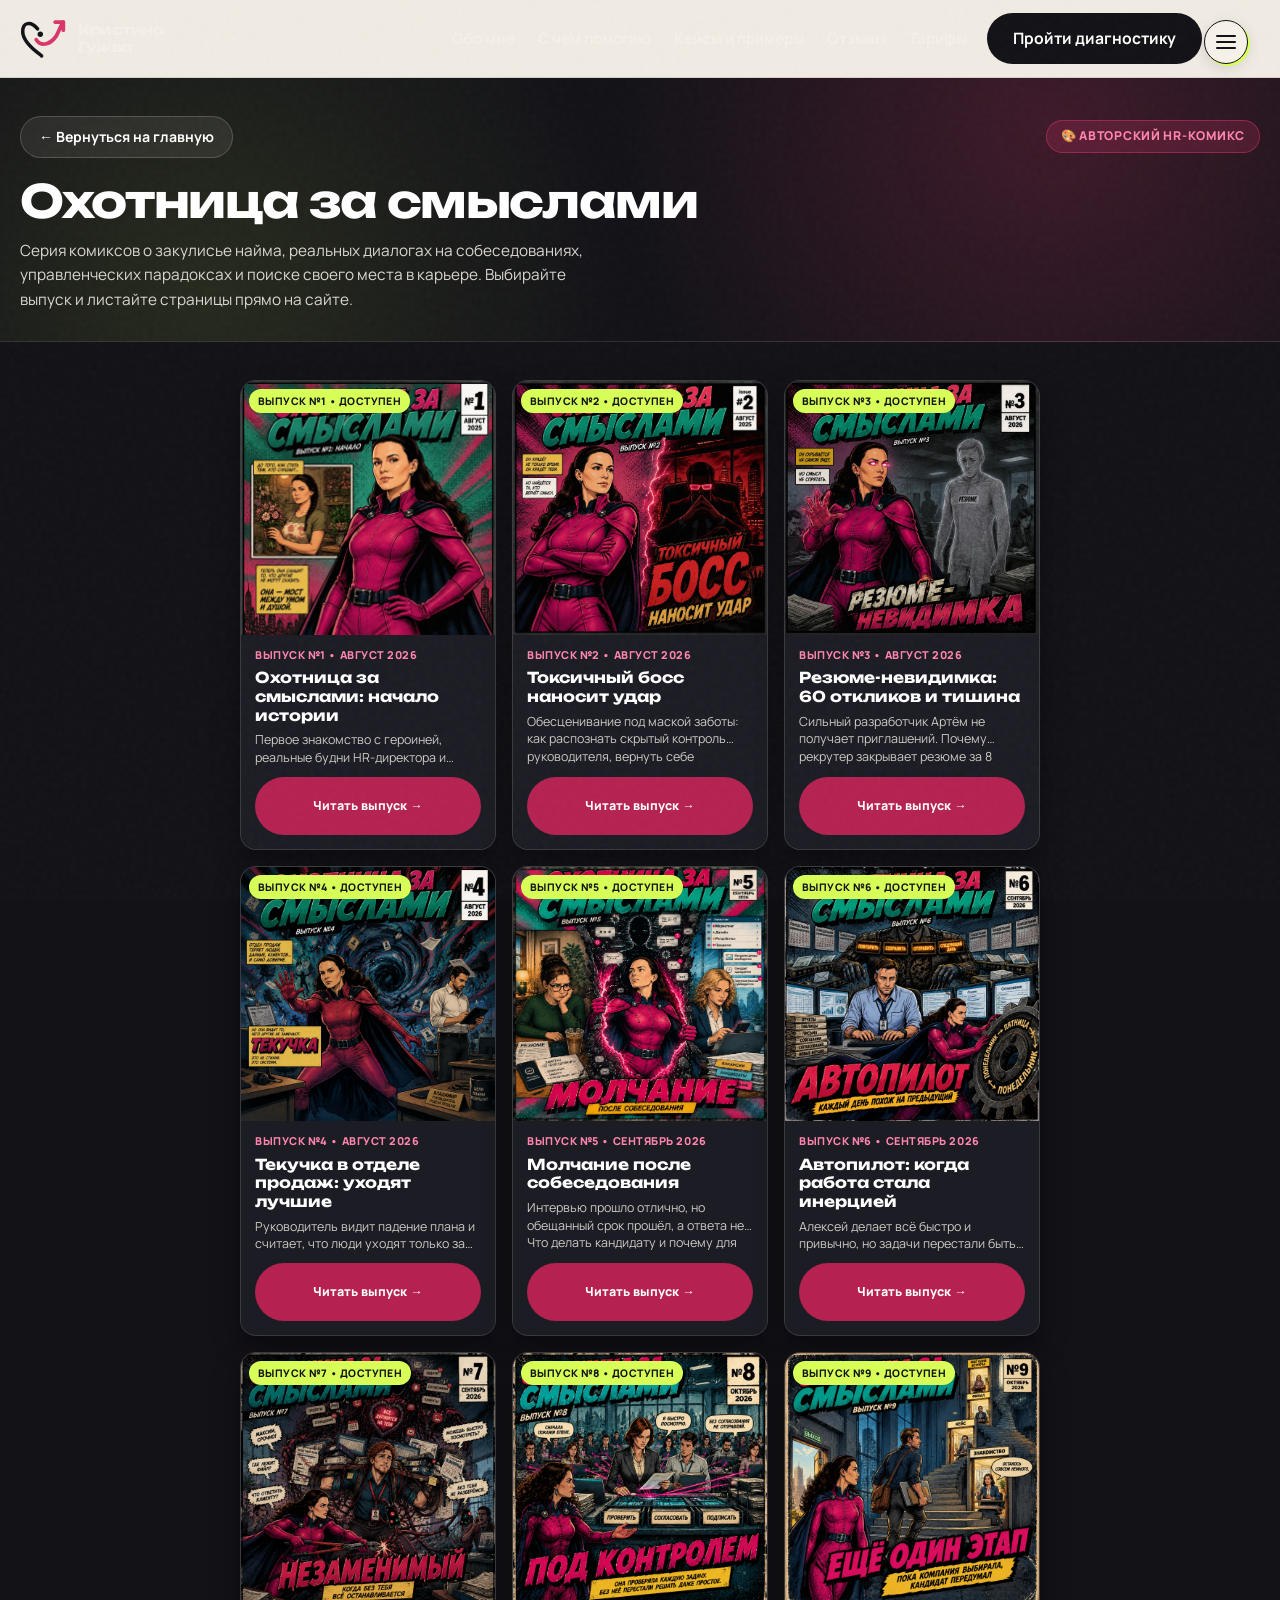
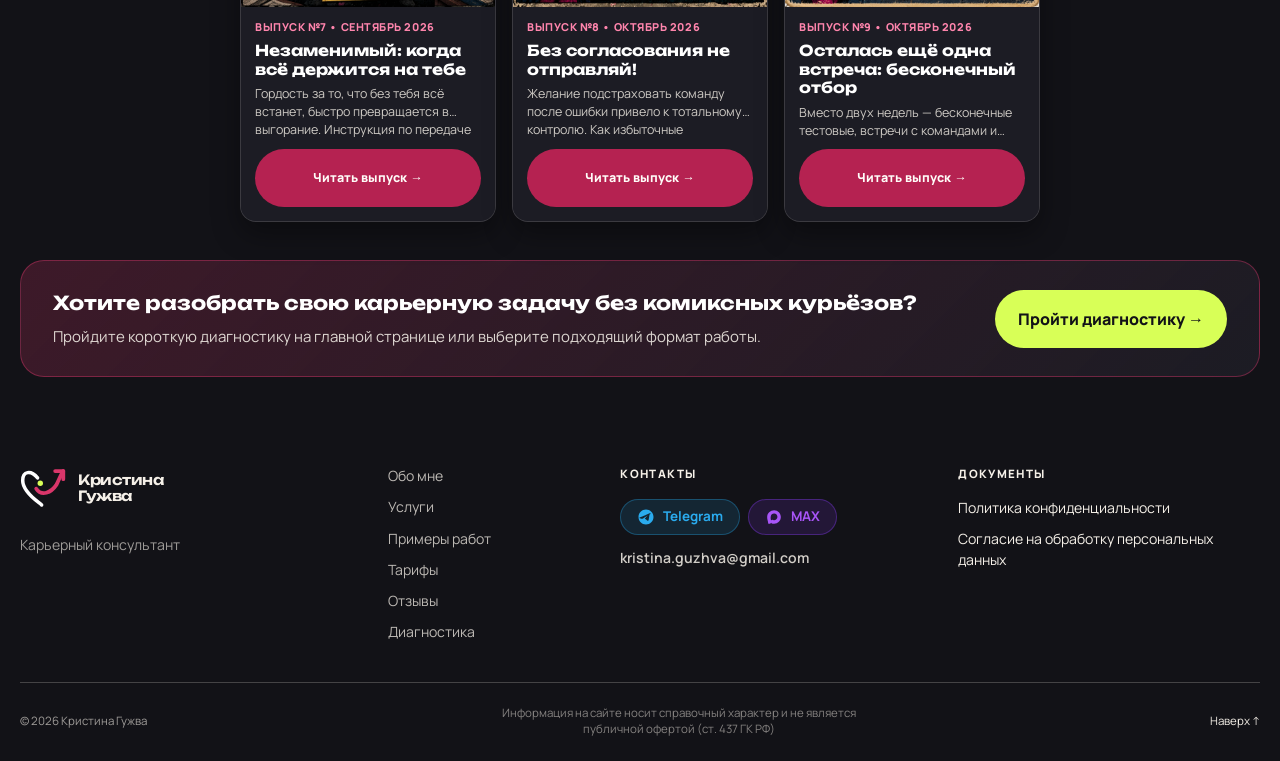
<file: comics.html>
<!doctype html>
<html lang="ru">
<head>
  <meta charset="utf-8">
  <meta name="viewport" content="width=device-width, initial-scale=1">
  <title>Охотница за смыслами - Авторский HR-комикс Кристины Гужвы</title>
  <meta name="description" content="Все выпуски авторского HR-комикса Кристины Гужвы Охотница за смыслами: изнанка найма, курьёзы на собеседованиях и поиск смысла в карьере.">
  <meta name="theme-color" content="#121217">

  <link rel="canonical" href="https://guzhvacareer.ru/comics.html">
  <link rel="icon" href="assets/icons/favicon.svg" type="image/svg+xml">
  <link rel="manifest" href="site.webmanifest">

  <meta property="og:locale" content="ru_RU">
  <meta property="og:type" content="article">
  <meta property="og:site_name" content="Кристина Гужва — карьерный консультант">
  <meta property="og:title" content="Охотница за смыслами — Авторский HR-комикс Кристины Гужвы">
  <meta property="og:description" content="Все выпуски авторского HR-комикса: изнанка найма, курьёзы на собеседованиях и поиск смысла в карьере.">
  <meta property="og:url" content="https://guzhvacareer.ru/comics.html">
  <meta property="og:image" content="https://guzhvacareer.ru/assets/images/og-cover.jpg">
  <meta property="og:image:width" content="1200">
  <meta property="og:image:height" content="630">
  <meta name="twitter:card" content="summary_large_image">
  <meta name="twitter:title" content="Охотница за смыслами — HR-комикс Кристины Гужвы">
  <meta name="twitter:description" content="Изнанка найма и карьерные развилки в авторских иллюстрациях.">
  <meta name="twitter:image" content="https://guzhvacareer.ru/assets/images/og-cover.jpg">

  <link rel="preload" href="assets/fonts/manrope-cyrillic.woff2" as="font" type="font/woff2" crossorigin>
  <link rel="preload" href="assets/fonts/unbounded-cyrillic.woff2" as="font" type="font/woff2" crossorigin>
  <link rel="stylesheet" href="css/styles.css?v=45">

  <!-- Yandex.Metrika counter -->
  <script type="text/javascript">
      (function(m,e,t,r,i,k,a){
          m[i]=m[i]||function(){(m[i].a=m[i].a||[]).push(arguments)};
          m[i].l=1*new Date();
          for (var j = 0; j < document.scripts.length; j++) {if (document.scripts[j].src === r) { return; }}
          k=e.createElement(t),a=e.getElementsByTagName(t)[0],k.async=1,k.src=r,a.parentNode.insertBefore(k,a)
      })(window, document,'script','https://mc.yandex.ru/metrika/tag.js?id=113225990', 'ym');

      ym(113225990, 'init', {ssr:true, webvisor:true, clickmap:true, ecommerce:"dataLayer", referrer: document.referrer, url: location.href, accurateTrackBounce:true, trackLinks:true});
  </script>
  <noscript><div><img src="https://mc.yandex.ru/watch/113225990" style="position:absolute; left:-9999px;" alt="" /></div></noscript>
  <!-- /Yandex.Metrika counter -->
  <style>
    body.comics-body {
      background: #121217;
      color: #f5f0e8;
    }

    .comics-page-main {
      background: #121217;
      color: #f5f0e8;
      min-height: 100vh;
      padding-top: var(--header-height);
      padding-bottom: var(--section-space);
    }

    .comics-hero {
      padding: var(--section-space) 0 28px;
      border-bottom: 1px solid rgba(245, 240, 232, 0.12);
      background:
        radial-gradient(circle at 82% 18%, rgba(217, 54, 106, 0.22), transparent 40%),
        radial-gradient(circle at 16% 80%, rgba(216, 255, 87, 0.1), transparent 38%),
        #121217;
    }

    .comics-hero-top {
      display: flex;
      flex-wrap: wrap;
      align-items: center;
      justify-content: space-between;
      gap: 12px;
      margin-bottom: 18px;
    }

    .comics-back-link {
      display: inline-flex;
      align-items: center;
      gap: 8px;
      padding: 9px 18px;
      border-radius: 999px;
      background: rgba(245, 240, 232, 0.08);
      border: 1px solid rgba(245, 240, 232, 0.2);
      color: #ffffff;
      font-size: 0.88rem;
      font-weight: 700;
      text-decoration: none;
      transition: background 0.2s ease, border-color 0.2s ease, transform 0.2s ease;
    }

    .comics-back-link:hover {
      background: rgba(217, 54, 106, 0.24);
      border-color: var(--magenta);
      transform: translateX(-2px);
    }

    .comics-hero-badge {
      display: inline-flex;
      align-items: center;
      gap: 8px;
      padding: 6px 14px;
      border-radius: 999px;
      background: rgba(217, 54, 106, 0.2);
      border: 1px solid rgba(217, 54, 106, 0.48);
      color: #ff85ad;
      font-size: 0.76rem;
      font-weight: 800;
      letter-spacing: 0.06em;
      text-transform: uppercase;
    }

    .comics-hero h1 {
      margin: 0 0 12px;
      font-family: var(--font-heading);
      font-size: clamp(1.85rem, 3.6vw, 2.85rem);
      line-height: 1.12;
      letter-spacing: -0.03em;
      color: #ffffff;
    }

    .comics-hero-lead {
      margin: 0;
      max-width: 66ch;
      font-size: clamp(0.95rem, 1.2vw, 1.08rem);
      line-height: 1.6;
      color: rgba(245, 240, 232, 0.88);
    }

    .comics-catalog-section {
      padding: var(--section-space) 0 12px;
      background: #121217;
    }

    .comics-catalog-grid {
      display: grid;
      grid-template-columns: repeat(3, minmax(0, 1fr));
      gap: 16px;
      max-width: 800px;
      margin-inline: auto;
    }

    .comic-issue-card {
      display: flex;
      flex-direction: column;
      background: #1c1c24;
      border: 1px solid rgba(245, 240, 232, 0.14);
      border-radius: 16px;
      overflow: hidden;
      box-shadow: 0 12px 28px rgba(0, 0, 0, 0.35);
      transition: transform 0.24s ease, border-color 0.24s ease, box-shadow 0.24s ease;
    }

    .comic-issue-card.is-available:hover {
      transform: translateY(-4px);
      border-color: var(--lime);
      box-shadow: 0 16px 36px rgba(0, 0, 0, 0.45), 0 0 20px rgba(216, 255, 87, 0.12);
    }

    .comic-issue-cover-wrap {
      position: relative;
      aspect-ratio: 1 / 1;
      background: #14141a;
      overflow: hidden;
      cursor: pointer;
    }

    .comic-issue-card.is-upcoming .comic-issue-cover-wrap {
      cursor: default;
      display: flex;
      flex-direction: column;
      align-items: center;
      justify-content: center;
      padding: 28px;
      text-align: center;
      background:
        radial-gradient(circle at 50% 35%, rgba(217, 54, 106, 0.18), transparent 62%),
        linear-gradient(165deg, #20202a 0%, #15151c 100%);
    }

    .comic-issue-cover-wrap img {
      width: 100%;
      height: 100%;
      object-fit: cover;
      display: block;
      transition: transform 0.4s ease;
    }

    .comic-issue-card.is-available:hover .comic-issue-cover-wrap img {
      transform: scale(1.03);
    }

    .comic-issue-pill {
      position: absolute;
      top: 8px;
      left: 8px;
      padding: 3px 8px;
      border-radius: 999px;
      background: rgba(18, 18, 23, 0.9);
      backdrop-filter: blur(8px);
      border: 1px solid rgba(245, 240, 232, 0.22);
      color: #ffffff;
      font-size: 0.65rem;
      font-weight: 800;
      letter-spacing: 0.04em;
      text-transform: uppercase;
    }

    .comic-issue-pill.is-lime {
      background: var(--lime);
      color: #121217;
      border-color: transparent;
    }

    .comic-issue-body {
      padding: 12px 14px 14px;
      display: flex;
      flex-direction: column;
      flex: 1;
      gap: 6px;
      background: #1c1c24;
    }

    .comic-issue-meta {
      font-size: 0.68rem;
      font-weight: 800;
      color: #ff85ad;
      text-transform: uppercase;
      letter-spacing: 0.05em;
    }

    .comic-issue-body h2 {
      margin: 0;
      font-family: var(--font-heading);
      font-size: 0.94rem;
      line-height: 1.24;
      color: #ffffff;
    }

    .comic-issue-body p {
      margin: 0;
      font-size: 0.78rem;
      line-height: 1.42;
      color: rgba(245, 240, 232, 0.82);
      flex: 1;
      display: -webkit-box;
      -webkit-line-clamp: 2;
      -webkit-box-orient: vertical;
      overflow: hidden;
    }

    .comic-issue-action {
      margin-top: 4px;
      padding: 7px 12px;
      font-size: 0.78rem;
      border-radius: 999px;
      width: 100%;
      justify-content: center;
    }

    /* Built-in Comic Reader Modal */
    .comic-reader-dialog {
      width: min(920px, 94vw);
      max-height: 92vh;
      margin: auto;
      padding: 0;
      border: 1px solid rgba(245, 240, 232, 0.2);
      border-radius: 24px;
      background: #16161d;
      color: #f5f0e8;
      box-shadow: 0 32px 80px rgba(0, 0, 0, 0.8);
    }

    .comic-reader-dialog::backdrop {
      background: rgba(10, 10, 14, 0.88);
      backdrop-filter: blur(8px);
    }

    .comic-reader-inner {
      display: flex;
      flex-direction: column;
      max-height: 92vh;
    }

    .comic-reader-header {
      display: flex;
      align-items: center;
      justify-content: space-between;
      gap: 12px;
      padding: 14px 20px;
      border-bottom: 1px solid rgba(245, 240, 232, 0.12);
      background: #1c1c25;
    }

    .comic-reader-title {
      font-family: var(--font-heading);
      font-size: 0.95rem;
      font-weight: 700;
      color: #ffffff;
      margin: 0;
    }

    .comic-reader-close {
      width: 38px;
      height: 38px;
      border-radius: 50%;
      border: 1px solid rgba(245, 240, 232, 0.2);
      background: rgba(245, 240, 232, 0.08);
      color: #ffffff;
      font-size: 1.1rem;
      cursor: pointer;
      display: grid;
      place-items: center;
      flex-shrink: 0;
    }

    .comic-reader-stage {
      position: relative;
      display: flex;
      align-items: center;
      justify-content: center;
      background: #0d0d12;
      padding: 16px;
      min-height: 320px;
      max-height: calc(92vh - 130px);
      overflow: auto;
    }

    .comic-reader-stage img {
      max-width: 100%;
      max-height: calc(92vh - 162px);
      width: auto;
      height: auto;
      border-radius: 12px;
      object-fit: contain;
      display: block;
    }

    .comic-reader-footer {
      display: flex;
      align-items: center;
      justify-content: space-between;
      gap: 12px;
      padding: 12px 20px;
      border-top: 1px solid rgba(245, 240, 232, 0.12);
      background: #1c1c25;
    }

    .comic-reader-nav-btn {
      display: inline-flex;
      align-items: center;
      gap: 6px;
      padding: 8px 16px;
      border-radius: 999px;
      border: 1px solid rgba(245, 240, 232, 0.22);
      background: rgba(245, 240, 232, 0.08);
      color: #ffffff;
      font-size: 0.86rem;
      font-weight: 700;
      cursor: pointer;
      transition: background 0.2s ease, border-color 0.2s ease;
    }

    .comic-reader-nav-btn:hover:not(:disabled) {
      background: rgba(217, 54, 106, 0.28);
      border-color: var(--magenta);
    }

    .comic-reader-nav-btn:disabled {
      opacity: 0.4;
      cursor: default;
    }

    .comic-reader-counter {
      font-size: 0.88rem;
      font-weight: 700;
      color: #f5f0e8;
    }

    .comics-cta-banner {
      margin-top: var(--section-space);
      padding: 28px 32px;
      border-radius: 24px;
      background: linear-gradient(135deg, rgba(217, 54, 106, 0.22) 0%, #1c1c24 100%);
      border: 1px solid rgba(217, 54, 106, 0.42);
      display: flex;
      flex-wrap: wrap;
      align-items: center;
      justify-content: space-between;
      gap: 20px;
    }

    .comics-cta-banner h3 {
      margin: 0 0 6px;
      font-family: var(--font-heading);
      font-size: clamp(1.08rem, 1.5vw, 1.28rem);
      color: #ffffff;
    }

    .comics-cta-banner p {
      margin: 0;
      font-size: 0.94rem;
      color: rgba(245, 240, 232, 0.88);
    }

    /* Tablet Adaptation */
    @media (max-width: 859.98px) {
      .comics-catalog-grid {
        grid-template-columns: repeat(2, minmax(0, 1fr));
        max-width: 540px;
        gap: 14px;
      }

      .comics-cta-banner {
        padding: 22px;
      }
    }

    /* Smartphone Adaptation */
    @media (max-width: 639.98px) {
      .comics-hero {
        padding: 22px 0 20px;
      }

      .comics-hero-top {
        margin-bottom: 14px;
      }

      .comics-back-link {
        padding: 7px 14px;
        font-size: 0.82rem;
      }

      .comics-hero-badge {
        font-size: 0.7rem;
        padding: 5px 11px;
      }

      .comics-catalog-grid {
        grid-template-columns: repeat(2, minmax(0, 1fr));
        max-width: 100%;
        gap: 12px;
      }

      .comic-issue-body {
        padding: 10px 10px 12px;
        gap: 5px;
      }

      .comic-issue-body h2 {
        font-size: 0.84rem;
      }

      .comic-issue-body p {
        display: none;
      }

      .comic-issue-action {
        padding: 6px 10px;
        font-size: 0.72rem;
      }

      .comics-cta-banner {
        padding: 20px 16px;
        flex-direction: column;
        align-items: stretch;
        text-align: left;
      }

      .comics-cta-banner .button {
        width: 100%;
        justify-content: center;
      }

      .comic-reader-header,
      .comic-reader-footer {
        padding: 10px 12px;
      }

      .comic-reader-title {
        font-size: 0.82rem;
      }

      .comic-reader-nav-btn {
        padding: 6px 10px;
        font-size: 0.76rem;
      }
    }

    @media (max-width: 360px) {
      .comics-catalog-grid {
        grid-template-columns: 1fr;
        max-width: 260px;
      }
      .comic-issue-body p {
        display: -webkit-box;
      }
    }
  
    .comic-reader-cta-btn {
      background: var(--lime) !important;
      color: var(--ink) !important;
      font-weight: 700 !important;
      border-color: var(--lime) !important;
      text-decoration: none !important;
      display: inline-flex;
      align-items: center;
      justify-content: center;
      padding: 0 18px !important;
      box-shadow: 0 4px 16px rgba(200, 243, 62, 0.35);
      transition: transform 0.2s ease, box-shadow 0.2s ease;
    }
    .comic-reader-cta-btn:hover {
      transform: translateY(-1px);
      box-shadow: 0 6px 22px rgba(200, 243, 62, 0.5);
    }
  </style>
</head>
<body class="comics-body" id="top">
  <a class="skip-link" href="#main">Перейти к выпускам комикса</a>

  <header class="site-header" data-header>
    <div class="shell header-inner">
      <a class="brand" href="index.html" aria-label="Кристина Гужва - на главную">
        <span class="brand-mark" aria-hidden="true">
          <svg viewBox="6 7 34 29" fill="none" xmlns="http://www.w3.org/2000/svg">
            <path d="M19 14 C14 8, 8 9, 8 16 C8 25, 20 32, 22 34" stroke="var(--ink)" stroke-width="2.6" stroke-linecap="round"/>
            <path d="M18 22 C22 28, 29 25, 33 19 C35 15, 36 12, 38 9" stroke="var(--magenta)" stroke-width="2.8" stroke-linecap="round"/>
            <path d="M32 9 H38 V15" stroke="var(--magenta)" stroke-width="2.8" stroke-linecap="round" stroke-linejoin="round"/>
            <circle cx="21" cy="18" r="2.0" fill="var(--ink)"/>
          </svg>
        </span>
        <span>Кристина<br>Гужва</span>
      </a>

      <div class="header-actions">
        <nav class="site-nav" aria-label="Основная навигация" data-nav-desktop>
          <a href="index.html#about">Обо мне</a>
          <a href="index.html#services">С чем помогаю</a>
          <a href="index.html#portfolio">Кейсы и примеры</a>
          <a href="index.html#reviews">Отзывы</a>
          <a href="index.html#prices">Тарифы</a>
        </nav>

        <a class="nav-cta" href="index.html?open=diagnostic#diagnostic">Пройти диагностику</a>
      </div>
    </div>
  </header>

  <!-- Always-Visible Floating Burger Menu Button (Fixed Top-Right) -->
  <button class="menu-toggle" type="button" aria-expanded="false" aria-controls="menu-drawer" aria-label="Открыть главное меню" data-menu-toggle>
    <span class="menu-toggle-icon" aria-hidden="true">
      <span></span>
      <span></span>
      <span></span>
    </span>
  </button>

  <!-- Slide-out Menu Drawer Backdrop -->
  <div class="menu-backdrop" data-menu-backdrop aria-hidden="true"></div>

  <!-- Slide-out Menu Drawer -->
  <aside class="menu-drawer" id="menu-drawer" aria-label="Главное меню" aria-hidden="true" data-menu-drawer>
    <div class="menu-drawer-inner">
      <div class="menu-drawer-header">
        <div class="menu-drawer-brand">
          <span class="menu-drawer-brand-mark" aria-hidden="true">
            <svg viewBox="6 7 34 29" fill="none" xmlns="http://www.w3.org/2000/svg">
              <path d="M19 14 C14 8, 8 9, 8 16 C8 25, 20 32, 22 34" stroke="#ffffff" stroke-width="2.6" stroke-linecap="round"/>
              <path d="M18 22 C22 28, 29 25, 33 19 C35 15, 36 12, 38 9" stroke="var(--magenta)" stroke-width="2.8" stroke-linecap="round"/>
              <path d="M32 9 H38 V15" stroke="var(--magenta)" stroke-width="2.8" stroke-linecap="round" stroke-linejoin="round"/>
              <circle cx="21" cy="18" r="2.0" fill="var(--lime)"/>
            </svg>
          </span>
          <span class="menu-drawer-brand-text">Кристина Гужва</span>
        </div>
        <button class="menu-drawer-close" type="button" aria-label="Закрыть меню" data-menu-close>
          <span aria-hidden="true">✕</span>
        </button>
      </div>

      <div class="menu-drawer-body">
        <nav class="menu-drawer-nav" aria-label="Разделы страницы">
          <ul class="menu-drawer-list">
            <li>
              <a href="index.html#about" class="menu-drawer-link">
                <span class="menu-link-num">01</span>
                <span class="menu-link-text">Обо мне</span>
                <span class="menu-link-arrow" aria-hidden="true">→</span>
              </a>
            </li>
            <li>
              <a href="index.html#services" class="menu-drawer-link">
                <span class="menu-link-num">02</span>
                <span class="menu-link-text">С чем помогаю</span>
                <span class="menu-link-arrow" aria-hidden="true">→</span>
              </a>
            </li>
            <li>
              <a href="index.html#portfolio" class="menu-drawer-link">
                <span class="menu-link-num">03</span>
                <span class="menu-link-text">Кейсы и примеры</span>
                <span class="menu-link-arrow" aria-hidden="true">→</span>
              </a>
            </li>
            <li>
              <a href="index.html#reviews" class="menu-drawer-link">
                <span class="menu-link-num">04</span>
                <span class="menu-link-text">Отзывы клиентов</span>
                <span class="menu-link-arrow" aria-hidden="true">→</span>
              </a>
            </li>
            <li>
              <a href="index.html#prices" class="menu-drawer-link">
                <span class="menu-link-num">05</span>
                <span class="menu-link-text">Тарифы</span>
                <span class="menu-link-arrow" aria-hidden="true">→</span>
              </a>
            </li>
            <li>
              <a href="index.html#process" class="menu-drawer-link">
                <span class="menu-link-num">06</span>
                <span class="menu-link-text">Как проходит работа</span>
                <span class="menu-link-arrow" aria-hidden="true">→</span>
              </a>
            </li>
            <li>
              <a href="index.html#faq" class="menu-drawer-link">
                <span class="menu-link-num">07</span>
                <span class="menu-link-text">Частые вопросы</span>
                <span class="menu-link-arrow" aria-hidden="true">→</span>
              </a>
            </li>
          </ul>
        </nav>

        <div class="menu-drawer-cta">
          <a class="button button-lime menu-cta-btn" href="index.html?open=diagnostic#diagnostic">
            <span>Пройти диагностику</span>
            <svg aria-hidden="true" viewBox="0 0 20 20"><path d="m5 15 10-10M7 5h8v8"/></svg>
          </a>
        </div>

        <div class="menu-drawer-contacts">
          <p class="menu-contacts-title">Контакты</p>
          <div class="menu-contacts-grid">
            <a href="https://max.ru/u/f9LHodD0cOI-aBhZFa25K0Gr4QReKbMxQk-WmqTD7BkRDX-6mTq692YHizU" target="_blank" rel="noopener noreferrer" class="menu-contact-chip menu-contact-max">
              <span class="menu-contact-icon max-icon">
                <svg viewBox="0 0 1000 1000" fill="currentColor" width="16" height="16" aria-hidden="true">
                  <path fill-rule="evenodd" clip-rule="evenodd" d="M512.095 308.192c-99.422-5.214-177.007 63.775-194.116 171.753-14.168 89.419 10.952 198.378 32.438 203.862 9.113 2.326 31.044-14.448 46.999-29.494 3-2.829 7.535-3.305 11.053-1.154 24.872 15.209 53.032 26.638 84.077 28.266 102.069 5.353 192.52-74.53 197.867-176.607 5.346-102.077-76.25-191.273-178.318-196.626zm-166.49 518.386c-3.849-2.725-9.153-1.986-12.379 1.455-43.12 45.99-153.474 78.25-158.529 15.48 0-49.18-11.046-90.623-23.208-136.252C136.593 651.377 120.024 589.213 120.024 498.863c0-215.448 176.694-377.475 386.194-377.475S879.976 291.325 879.976 500.955 710.49 876.337 508.201 876.337c-71.767 0-106.594-10.109-162.596-49.759z"/>
                </svg>
              </span>
              <span>Написать в MAX</span>
              <span class="menu-contact-arrow">↗</span>
            </a>

            <a href="https://t.me/Guzhva_Kristina" target="_blank" rel="noopener noreferrer" class="menu-contact-chip menu-contact-telegram">
              <span class="menu-contact-icon tg-icon">
                <svg viewBox="0 0 24 24" fill="currentColor" width="16" height="16" aria-hidden="true">
                  <path d="M12 2C6.48 2 2 6.48 2 12s4.48 10 10 10 10-4.48 10-10S17.52 2 12 2zm4.64 6.8c-.15 1.58-.8 5.42-1.13 7.19-.14.75-.42 1-.68 1.03-.58.05-1.02-.38-1.58-.75-.88-.58-1.38-.94-2.23-1.5-.99-.65-.35-1.01.22-1.59.15-.15 2.71-2.48 2.76-2.69.01-.03.01-.14-.07-.2-.08-.06-.19-.04-.27-.02-.12.02-1.96 1.25-5.54 3.69-.52.36-1 .53-1.42.52-.47-.01-1.37-.26-2.03-.48-.82-.27-1.47-.42-1.42-.88.03-.24.37-.49 1.02-.75 3.99-1.74 6.66-2.89 8.01-3.45 3.82-1.59 4.61-1.87 5.13-1.88.11 0 .37.03.54.17.14.12.18.28.2.45-.02.07-.02.21-.04.32z"/>
                </svg>
              </span>
              <span>Написать в Telegram</span>
              <span class="menu-contact-arrow">↗</span>
            </a>
          </div>
        </div>
      </div>
    </div>
  </aside>

  <main id="main" class="comics-page-main">
    <section class="comics-hero">
      <div class="shell">
        <div class="comics-hero-top">
          <a href="index.html#media-comics" class="comics-back-link">← Вернуться на главную</a>
          <span class="comics-hero-badge">🎨 Авторский HR-комикс</span>
        </div>
        <h1>Охотница за смыслами</h1>
        <p class="comics-hero-lead">Серия комиксов о закулисье найма, реальных диалогах на собеседованиях, управленческих парадоксах и поиске своего места в карьере. Выбирайте выпуск и листайте страницы прямо на сайте.</p>
      </div>
    </section>

    <section class="comics-catalog-section" aria-label="Каталог выпусков комикса">
      <div class="shell">
        <div class="comics-catalog-grid">
          <!-- Выпуск №1 -->
          <article class="comic-issue-card is-available" data-issue-id="1">
            <div class="comic-issue-cover-wrap" data-open-issue="1" role="button" tabindex="0" aria-label="Читать Выпуск №1: Охотница за смыслами">
              <img src="images/comics/issue-1/cover.webp" alt="Обложка комикса Охотница за смыслами — Выпуск №1: Начало" width="700" height="700" loading="eager">
              <span class="comic-issue-pill is-lime">Выпуск №1 • Доступен</span>
            </div>
            <div class="comic-issue-body">
              <span class="comic-issue-meta">Выпуск №1 • Август 2026</span>
              <h2>Охотница за смыслами: начало истории</h2>
              <p>Первое знакомство с героиней, реальные будни HR-директора и озарение в цветочном магазине: почему люди и их истинные смыслы важнее любых формальностей.</p>
              <button type="button" class="button button-primary comic-issue-action" data-open-issue="1">Читать выпуск →</button>
            </div>
          </article>

          <!-- Выпуск №2 -->
          <article class="comic-issue-card is-available" data-issue-id="2">
            <div class="comic-issue-cover-wrap" data-open-issue="2" role="button" tabindex="0" aria-label="Читать Выпуск №2: Токсичный босс наносит удар">
              <img src="images/comics/issue-2/cover.webp" alt="Обложка комикса Охотница за смыслами — Выпуск №2: Токсичный босс наносит удар" width="700" height="700" loading="lazy">
              <span class="comic-issue-pill is-lime">Выпуск №2 • Доступен</span>
            </div>
            <div class="comic-issue-body">
              <span class="comic-issue-meta">Выпуск №2 • Август 2026</span>
              <h2>Токсичный босс наносит удар</h2>
              <p>Обесценивание под маской заботы: как распознать скрытый контроль руководителя, вернуть себе самооценку и опереться на твердые факты вместо страха.</p>
              <button type="button" class="button button-primary comic-issue-action" data-open-issue="2">Читать выпуск →</button>
            </div>
          </article>

          <!-- Выпуск №3 -->
          <article class="comic-issue-card is-available" data-issue-id="3">
            <div class="comic-issue-cover-wrap" data-open-issue="3" role="button" tabindex="0" aria-label="Читать Выпуск №3: Резюме-невидимка">
              <img src="images/comics/issue-3/cover.webp" alt="Обложка комикса Охотница за смыслами — Выпуск №3: Резюме-невидимка" width="700" height="700" loading="lazy">
              <span class="comic-issue-pill is-lime">Выпуск №3 • Доступен</span>
            </div>
            <div class="comic-issue-body">
              <span class="comic-issue-meta">Выпуск №3 • Август 2026</span>
              <h2>Резюме-невидимка: 60 откликов и тишина</h2>
              <p>Сильный разработчик Артём не получает приглашений. Почему рекрутер закрывает резюме за 8 секунд и как шаблонные фразы превратить в цифры и результаты.</p>
              <button type="button" class="button button-primary comic-issue-action" data-open-issue="3">Читать выпуск →</button>
            </div>
          </article>

          <!-- Выпуск №4 -->
          <article class="comic-issue-card is-available" data-issue-id="4">
            <div class="comic-issue-cover-wrap" data-open-issue="4" role="button" tabindex="0" aria-label="Читать Выпуск №4: Текучка в отделе продаж">
              <img src="images/comics/issue-4/cover.webp" alt="Обложка комикса Охотница за смыслами — Выпуск №4: Текучка в отделе продаж" width="700" height="700" loading="lazy">
              <span class="comic-issue-pill is-lime">Выпуск №4 • Доступен</span>
            </div>
            <div class="comic-issue-body">
              <span class="comic-issue-meta">Выпуск №4 • Август 2026</span>
              <h2>Текучка в отделе продаж: уходят лучшие</h2>
              <p>Руководитель видит падение плана и считает, что люди уходят только за деньгами. Разбор скрытых причин: когда сотрудники перестают чувствовать свою ценность.</p>
              <button type="button" class="button button-primary comic-issue-action" data-open-issue="4">Читать выпуск →</button>
            </div>
          </article>

          <!-- Выпуск №5 -->
          <article class="comic-issue-card is-available" data-issue-id="5">
            <div class="comic-issue-cover-wrap" data-open-issue="5" role="button" tabindex="0" aria-label="Читать Выпуск №5: Молчание после собеседования">
              <img src="images/comics/issue-5/cover.webp" alt="Обложка комикса Охотница за смыслами — Выпуск №5: Молчание после собеседования" width="700" height="700" loading="lazy">
              <span class="comic-issue-pill is-lime">Выпуск №5 • Доступен</span>
            </div>
            <div class="comic-issue-body">
              <span class="comic-issue-meta">Выпуск №5 • Сентябрь 2026</span>
              <h2>Молчание после собеседования</h2>
              <p>Интервью прошло отлично, но обещанный срок прошёл, а ответа нет. Что делать кандидату и почему для рекрутера статус «решения пока нет» — это уже честная обратная связь.</p>
              <button type="button" class="button button-primary comic-issue-action" data-open-issue="5">Читать выпуск →</button>
            </div>
          </article>

          <!-- Выпуск №6 -->
          <article class="comic-issue-card is-available" data-issue-id="6">
            <div class="comic-issue-cover-wrap" data-open-issue="6" role="button" tabindex="0" aria-label="Читать Выпуск №6: Автопилот">
              <img src="images/comics/issue-6/cover.webp" alt="Обложка комикса Охотница за смыслами — Выпуск №6: Автопилот" width="700" height="700" loading="lazy">
              <span class="comic-issue-pill is-lime">Выпуск №6 • Доступен</span>
            </div>
            <div class="comic-issue-body">
              <span class="comic-issue-meta">Выпуск №6 • Сентябрь 2026</span>
              <h2>Автопилот: когда работа стала инерцией</h2>
              <p>Алексей делает всё быстро и привычно, но задачи перестали быть развитием. Как выйти из автоматизма, честно оценить свой вклад и вовремя инициировать разговор с руководством.</p>
              <button type="button" class="button button-primary comic-issue-action" data-open-issue="6">Читать выпуск →</button>
            </div>
          </article>

          <!-- Выпуск №7 -->
          <article class="comic-issue-card is-available" data-issue-id="7">
            <div class="comic-issue-cover-wrap" data-open-issue="7" role="button" tabindex="0" aria-label="Читать Выпуск №7: Незаменимый">
              <img src="images/comics/issue-7/cover.webp" alt="Обложка комикса Охотница за смыслами — Выпуск №7: Незаменимый" width="700" height="700" loading="lazy">
              <span class="comic-issue-pill is-lime">Выпуск №7 • Доступен</span>
            </div>
            <div class="comic-issue-body">
              <span class="comic-issue-meta">Выпуск №7 • Сентябрь 2026</span>
              <h2>Незаменимый: когда всё держится на тебе</h2>
              <p>Гордость за то, что без тебя всё встанет, быстро превращается в выгорание. Инструкция по передаче контекста, матрице решений и избавлению от ложной незаменимости.</p>
              <button type="button" class="button button-primary comic-issue-action" data-open-issue="7">Читать выпуск →</button>
            </div>
          </article>

          <!-- Выпуск №8 -->
          <article class="comic-issue-card is-available" data-issue-id="8">
            <div class="comic-issue-cover-wrap" data-open-issue="8" role="button" tabindex="0" aria-label="Читать Выпуск №8: Без согласования не отправляй!">
              <img src="images/comics/issue-8/cover.webp" alt="Обложка комикса Охотница за смыслами — Выпуск №8: Без согласования не отправляй!" width="700" height="700" loading="lazy">
              <span class="comic-issue-pill is-lime">Выпуск №8 • Доступен</span>
            </div>
            <div class="comic-issue-body">
              <span class="comic-issue-meta">Выпуск №8 • Октябрь 2026</span>
              <h2>Без согласования не отправляй!</h2>
              <p>Желание подстраховать команду после ошибки привело к тотальному контролю. Как избыточные согласования убивают инициативу сотрудников и как безопасно делегировать решения.</p>
              <button type="button" class="button button-primary comic-issue-action" data-open-issue="8">Читать выпуск →</button>
            </div>
          </article>

          <!-- Выпуск №9 -->
          <article class="comic-issue-card is-available" data-issue-id="9">
            <div class="comic-issue-cover-wrap" data-open-issue="9" role="button" tabindex="0" aria-label="Читать Выпуск №9: Осталась ещё одна встреча">
              <img src="images/comics/issue-9/cover.webp" alt="Обложка комикса Охотница за смыслами — Выпуск №9: Осталась ещё одна встреча" width="700" height="700" loading="lazy">
              <span class="comic-issue-pill is-lime">Выпуск №9 • Доступен</span>
            </div>
            <div class="comic-issue-body">
              <span class="comic-issue-meta">Выпуск №9 • Октябрь 2026</span>
              <h2>Осталась ещё одна встреча: бесконечный отбор</h2>
              <p>Вместо двух недель — бесконечные тестовые, встречи с командами и смежниками. Почему затянутый наём отталкивает лучших кандидатов и как соискателю не попасть в ловушку времени.</p>
              <button type="button" class="button button-primary comic-issue-action" data-open-issue="9">Читать выпуск →</button>
            </div>
          </article>
        </div>

        <div class="comics-cta-banner">
          <div>
            <h3>Хотите разобрать свою карьерную задачу без комиксных курьёзов?</h3>
            <p>Пройдите короткую диагностику на главной странице или выберите подходящий формат работы.</p>
          </div>
          <a href="index.html?open=diagnostic#diagnostic" class="button button-lime">Пройти диагностику →</a>
        </div>
      </div>
    </section>
  </main>

  <footer class="site-footer">
    <div class="shell footer-grid">
      <div class="footer-brand">
        <a class="brand brand-footer" href="index.html">
          <span class="brand-mark" aria-hidden="true">
            <svg viewBox="6 7 34 29" fill="none" xmlns="http://www.w3.org/2000/svg">
              <path d="M19 14 C14 8, 8 9, 8 16 C8 25, 20 32, 22 34" stroke="#ffffff" stroke-width="2.6" stroke-linecap="round"/>
              <path d="M18 22 C22 28, 29 25, 33 19 C35 15, 36 12, 38 9" stroke="var(--magenta)" stroke-width="2.8" stroke-linecap="round"/>
              <path d="M32 9 H38 V15" stroke="var(--magenta)" stroke-width="2.8" stroke-linecap="round" stroke-linejoin="round"/>
              <circle cx="21" cy="18" r="2.0" fill="var(--lime)"/>
            </svg>
          </span>
          <span>Кристина<br>Гужва</span>
        </a>
        <p>Карьерный консультант</p>
      </div>
      <nav class="footer-nav" aria-label="Навигация в подвале">
        <a href="index.html#about">Обо мне</a>
        <a href="index.html#services">Услуги</a>
        <a href="index.html#portfolio">Примеры работ</a>
        <a href="index.html#prices">Тарифы</a>
        <a href="index.html#reviews">Отзывы</a>
        <a href="index.html?open=diagnostic#diagnostic">Диагностика</a>
      </nav>
      <div class="footer-contacts">
        <p class="footer-label">Контакты</p>
        <div class="footer-messengers-row">
          <a href="https://t.me/Guzhva_Kristina" target="_blank" rel="noopener" class="footer-messenger-btn footer-telegram-btn" aria-label="Написать в Telegram Кристине Гужве">
            <svg viewBox="0 0 24 24" width="18" height="18" aria-hidden="true">
              <path fill="currentColor" d="M12 2C6.48 2 2 6.48 2 12s4.48 10 10 10 10-4.48 10-10S17.52 2 12 2zm4.64 6.8c-.15 1.58-.8 5.42-1.13 7.19-.14.75-.42 1-.68 1.03-.58.05-1.02-.38-1.58-.75-.88-.58-1.38-.94-2.23-1.5-.99-.65-.35-1.01.22-1.59.15-.15 2.71-2.48 2.76-2.69.01-.03.01-.14-.07-.2-.08-.06-.19-.04-.27-.02-.12.02-1.96 1.25-5.54 3.69-.52.36-1 .53-1.42.52-.47-.01-1.37-.26-2.03-.48-.82-.27-1.47-.42-1.42-.88.03-.24.37-.49 1.02-.75 3.99-1.74 6.66-2.89 8.01-3.45 3.82-1.59 4.61-1.87 5.13-1.88.11 0 .37.03.54.17.14.12.18.28.2.45-.02.07-.02.21-.04.32z"/>
            </svg>
            <span>Telegram</span>
          </a>
          <a href="https://max.ru/u/f9LHodD0cOI-aBhZFa25K0Gr4QReKbMxQk-WmqTD7BkRDX-6mTq692YHizU" target="_blank" rel="noopener" class="footer-messenger-btn footer-max-btn" aria-label="Написать в MAX">
            <svg viewBox="0 0 1000 1000" width="18" height="18" fill="currentColor" aria-hidden="true">
              <path fill-rule="evenodd" clip-rule="evenodd" d="M512.095 308.192c-99.422-5.214-177.007 63.775-194.116 171.753-14.168 89.419 10.952 198.378 32.438 203.862 9.113 2.326 31.044-14.448 46.999-29.494 3-2.829 7.535-3.305 11.053-1.154 24.872 15.209 53.032 26.638 84.077 28.266 102.069 5.353 192.52-74.53 197.867-176.607 5.346-102.077-76.25-191.273-178.318-196.626zm-166.49 518.386c-3.849-2.725-9.153-1.986-12.379 1.455-43.12 45.99-153.474 78.25-158.529 15.48 0-49.18-11.046-90.623-23.208-136.252C136.593 651.377 120.024 589.213 120.024 498.863c0-215.448 176.694-377.475 386.194-377.475S879.976 291.325 879.976 500.955 710.49 876.337 508.201 876.337c-71.767 0-106.594-10.109-162.596-49.759z"/>
            </svg>
            <span>MAX</span>
          </a>
        </div>
        <a href="mailto:kristina.guzhva@gmail.com" class="footer-phone-link">kristina.guzhva@gmail.com</a>
      </div>
      <div class="footer-legal">
        <p class="footer-label">Документы</p>
        <a href="privacy-policy.html" target="_blank" rel="noopener">Политика конфиденциальности</a>
        <a href="personal-data-consent.html" target="_blank" rel="noopener">Согласие на обработку персональных данных</a>
      </div>
    </div>
    <div class="shell footer-bottom">
      <p>© <span data-year>2026</span> Кристина Гужва</p>
      <p class="footer-disclaimer">Информация на сайте носит справочный характер и не является публичной офертой (ст. 437 ГК РФ)</p>
      <a href="#top">Наверх <span aria-hidden="true">↑</span></a>
    </div>
  </footer>

  <!-- Модальное окно-ридер для постраничного чтения выпусков -->
  <dialog class="comic-reader-dialog" id="comic-reader-dialog" aria-label="Чтение выпуска комикса">
    <div class="comic-reader-inner">
      <div class="comic-reader-header">
        <h3 class="comic-reader-title" id="comic-reader-title">Выпуск №1 - Охотница за смыслами</h3>
        <button type="button" class="comic-reader-close" id="comic-reader-close" aria-label="Закрыть комикс">✕</button>
      </div>
      <div class="comic-reader-stage">
        <img src="images/comic-cover-1.jpg" id="comic-reader-img" alt="Страница комикса">
      </div>
      <div class="comic-reader-footer">
        <button type="button" class="comic-reader-nav-btn" id="comic-prev-btn">← Назад</button>
        <span class="comic-reader-counter" id="comic-page-counter">Страница 1 из 1</span>
        <button type="button" class="comic-reader-nav-btn" id="comic-next-btn">Вперёд →</button>
        <a href="index.html?open=diagnostic#diagnostic" class="comic-reader-nav-btn comic-reader-cta-btn" id="comic-reader-cta-btn" style="display: none;">Пройти диагностику →</a>
      </div>
    </div>
  </dialog>

  <script>
    "use strict";

    // Mobile Burger Menu Toggle
    const menuToggle = document.querySelector("[data-menu-toggle]");
    const menuDrawer = document.querySelector("[data-menu-drawer]");
    const menuBackdrop = document.querySelector("[data-menu-backdrop]");
    const menuClose = document.querySelector("[data-menu-close]");

    function openMenu() {
      if (!menuDrawer) return;
      menuToggle?.setAttribute("aria-expanded", "true");
      menuDrawer.setAttribute("aria-hidden", "false");
      menuDrawer.classList.add("is-open");
      menuBackdrop?.classList.add("is-open");
      document.body.classList.add("menu-open");
    }

    function closeMenu() {
      if (!menuDrawer) return;
      menuToggle?.setAttribute("aria-expanded", "false");
      menuDrawer.setAttribute("aria-hidden", "true");
      menuDrawer.classList.remove("is-open");
      menuBackdrop?.classList.remove("is-open");
      document.body.classList.remove("menu-open");
    }

    menuToggle?.addEventListener("click", () => {
      if (menuDrawer?.classList.contains("is-open")) {
        closeMenu();
      } else {
        openMenu();
      }
    });
    menuClose?.addEventListener("click", closeMenu);
    menuBackdrop?.addEventListener("click", closeMenu);
    menuDrawer?.querySelectorAll("a").forEach((link) => {
      link.addEventListener("click", closeMenu);
    });
    document.addEventListener("keydown", (e) => {
      if (e.key === "Escape" && menuDrawer?.classList.contains("is-open")) {
        closeMenu();
      }
    });

    // Built-in Comic Reader
    const COMIC_ISSUES = {
      "1": {
        title: "Выпуск №1 — Охотница за смыслами: начало истории",
        pages: [
          "images/comics/issue-1/page-1.webp",
          "images/comics/issue-1/page-2.webp",
          "images/comics/issue-1/page-3.webp",
          "images/comics/issue-1/page-4.webp",
          "images/comics/issue-1/page-5.webp",
          "images/comics/issue-1/page-6.webp"
        ]
      },
      "2": {
        title: "Выпуск №2 — Токсичный босс наносит удар",
        pages: [
          "images/comics/issue-2/page-1.webp",
          "images/comics/issue-2/page-2.webp",
          "images/comics/issue-2/page-3.webp",
          "images/comics/issue-2/page-4.webp",
          "images/comics/issue-2/page-5.webp",
          "images/comics/issue-2/page-6.webp"
        ]
      },
      "3": {
        title: "Выпуск №3 — Резюме-невидимка: 60 откликов и тишина",
        pages: [
          "images/comics/issue-3/page-1.webp",
          "images/comics/issue-3/page-2.webp",
          "images/comics/issue-3/page-3.webp",
          "images/comics/issue-3/page-4.webp",
          "images/comics/issue-3/page-5.webp",
          "images/comics/issue-3/page-6.webp",
          "images/comics/issue-3/page-7.webp"
        ]
      },
      "4": {
        title: "Выпуск №4 — Текучка в отделе продаж",
        pages: [
          "images/comics/issue-4/page-1.webp",
          "images/comics/issue-4/page-2.webp",
          "images/comics/issue-4/page-3.webp",
          "images/comics/issue-4/page-4.webp",
          "images/comics/issue-4/page-5.webp",
          "images/comics/issue-4/page-6.webp",
          "images/comics/issue-4/page-7.webp"
        ]
      },
      "5": {
        title: "Выпуск №5 — Молчание после собеседования",
        pages: [
          "images/comics/issue-5/page-1.webp",
          "images/comics/issue-5/page-2.webp",
          "images/comics/issue-5/page-3.webp",
          "images/comics/issue-5/page-4.webp",
          "images/comics/issue-5/page-5.webp",
          "images/comics/issue-5/page-6.webp",
          "images/comics/issue-5/page-7.webp"
        ]
      },
      "6": {
        title: "Выпуск №6 — Автопилот: когда работа стала инерцией",
        pages: [
          "images/comics/issue-6/page-1.webp",
          "images/comics/issue-6/page-2.webp",
          "images/comics/issue-6/page-3.webp",
          "images/comics/issue-6/page-4.webp",
          "images/comics/issue-6/page-5.webp",
          "images/comics/issue-6/page-6.webp"
        ]
      },
      "7": {
        title: "Выпуск №7 — Незаменимый: когда всё держится на тебе",
        pages: [
          "images/comics/issue-7/page-1.webp",
          "images/comics/issue-7/page-2.webp",
          "images/comics/issue-7/page-3.webp",
          "images/comics/issue-7/page-4.webp",
          "images/comics/issue-7/page-5.webp",
          "images/comics/issue-7/page-6.webp",
          "images/comics/issue-7/page-7.webp"
        ]
      },
      "8": {
        title: "Выпуск №8 — Без согласования не отправляй!",
        pages: [
          "images/comics/issue-8/page-1.webp",
          "images/comics/issue-8/page-2.webp",
          "images/comics/issue-8/page-3.webp",
          "images/comics/issue-8/page-4.webp",
          "images/comics/issue-8/page-5.webp",
          "images/comics/issue-8/page-6.webp",
          "images/comics/issue-8/page-7.webp",
          "images/comics/issue-8/page-8.webp"
        ]
      },
      "9": {
        title: "Выпуск №9 — Осталась ещё одна встреча: бесконечный отбор",
        pages: [
          "images/comics/issue-9/page-1.webp",
          "images/comics/issue-9/page-2.webp",
          "images/comics/issue-9/page-3.webp",
          "images/comics/issue-9/page-4.webp",
          "images/comics/issue-9/page-5.webp",
          "images/comics/issue-9/page-6.webp",
          "images/comics/issue-9/page-7.webp"
        ]
      }
    };

    const dialog = document.getElementById("comic-reader-dialog");
    const titleEl = document.getElementById("comic-reader-title");
    const imgEl = document.getElementById("comic-reader-img");
    const counterEl = document.getElementById("comic-page-counter");
    const prevBtn = document.getElementById("comic-prev-btn");
    const nextBtn = document.getElementById("comic-next-btn");
    const closeBtn = document.getElementById("comic-reader-close");

    let activeIssue = null;
    let activePageIndex = 0;

    const readerCtaBtn = document.getElementById("comic-reader-cta-btn");

    function renderReaderPage() {
      if (!activeIssue) return;
      const total = activeIssue.pages.length;
      imgEl.src = activeIssue.pages[activePageIndex];
      imgEl.alt = `${activeIssue.title} — Страница ${activePageIndex + 1}`;
      counterEl.textContent = `Страница ${activePageIndex + 1} из ${total}`;
      prevBtn.disabled = activePageIndex <= 0;
      nextBtn.disabled = activePageIndex >= total - 1;

      const isLastPage = activePageIndex >= total - 1;
      if (isLastPage) {
        nextBtn.style.display = "none";
        if (readerCtaBtn) readerCtaBtn.style.display = "inline-flex";
      } else {
        nextBtn.style.display = "inline-flex";
        if (readerCtaBtn) readerCtaBtn.style.display = "none";
      }

      // Preload adjacent images for smooth reading
      if (activePageIndex + 1 < total) {
        const nextImg = new Image();
        nextImg.src = activeIssue.pages[activePageIndex + 1];
      }
      if (activePageIndex - 1 >= 0) {
        const prevImg = new Image();
        prevImg.src = activeIssue.pages[activePageIndex - 1];
      }
    }

    function openIssue(issueId) {
      const issue = COMIC_ISSUES[issueId];
      if (!issue || !dialog) return;
      activeIssue = issue;
      activePageIndex = 0;
      titleEl.textContent = issue.title;
      renderReaderPage();
      dialog.showModal();
    }

    document.querySelectorAll("[data-open-issue]").forEach((el) => {
      el.addEventListener("click", () => openIssue(el.dataset.openIssue));
      el.addEventListener("keydown", (e) => {
        if (e.key === "Enter" || e.key === " ") {
          e.preventDefault();
          openIssue(el.dataset.openIssue);
        }
      });
    });

    function goPrev() {
      if (activeIssue && activePageIndex > 0) {
        activePageIndex -= 1;
        renderReaderPage();
      }
    }

    function goNext() {
      if (activeIssue && activePageIndex < activeIssue.pages.length - 1) {
        activePageIndex += 1;
        renderReaderPage();
      }
    }

    prevBtn?.addEventListener("click", goPrev);
    nextBtn?.addEventListener("click", goNext);

    // Clicking image advances to next slide (or loops back to start on last slide)
    imgEl?.addEventListener("click", () => {
      if (!activeIssue) return;
      if (activePageIndex < activeIssue.pages.length - 1) {
        goNext();
      } else {
        activePageIndex = 0;
        renderReaderPage();
      }
    });
    if (imgEl) imgEl.style.cursor = "pointer";

    // Keyboard Arrow navigation inside dialog
    document.addEventListener("keydown", (e) => {
      if (!dialog?.open) return;
      if (e.key === "ArrowLeft") {
        e.preventDefault();
        goPrev();
      } else if (e.key === "ArrowRight" || e.key === " ") {
        e.preventDefault();
        goNext();
      }
    });

    closeBtn?.addEventListener("click", () => dialog?.close());
    dialog?.addEventListener("click", (e) => {
      if (e.target === dialog) dialog.close();
    });
  </script>
  <script src="js/snowflake-trail.js?v=3" defer></script>
</body>
</html>
</file>
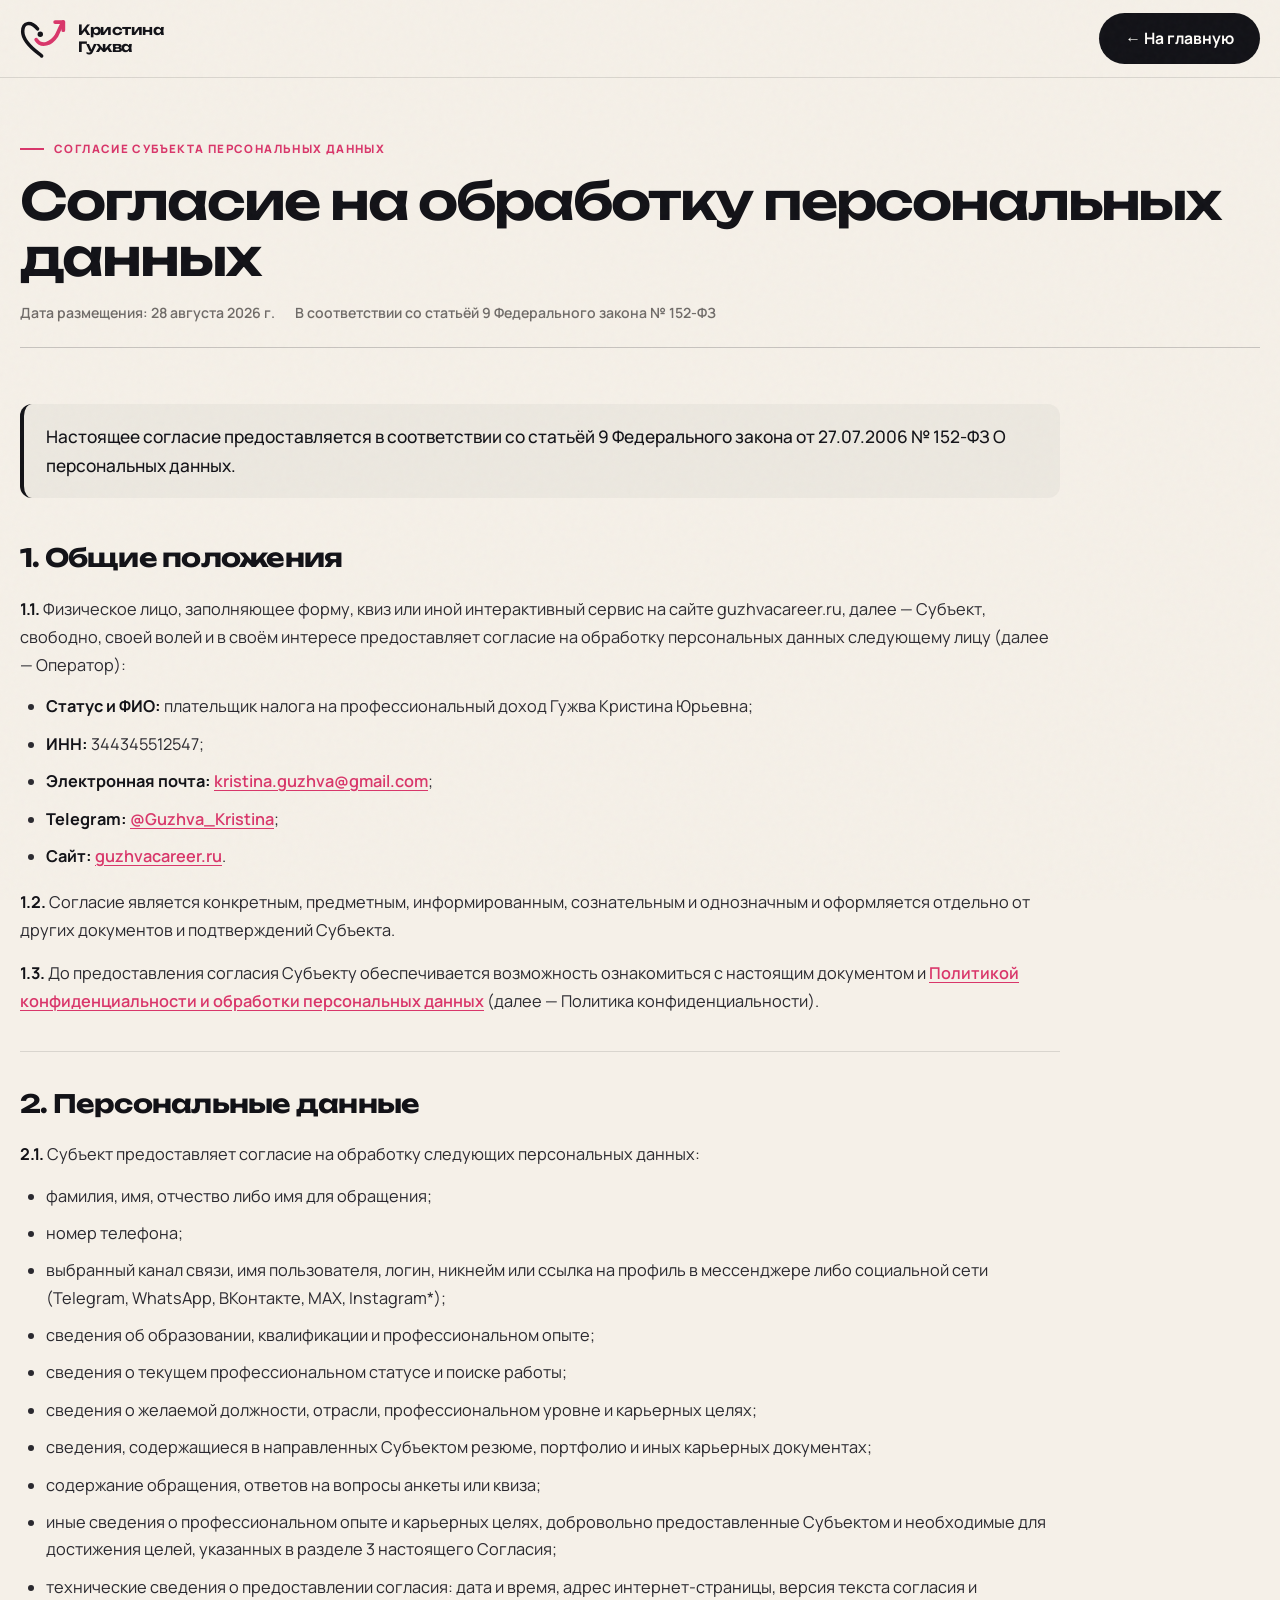
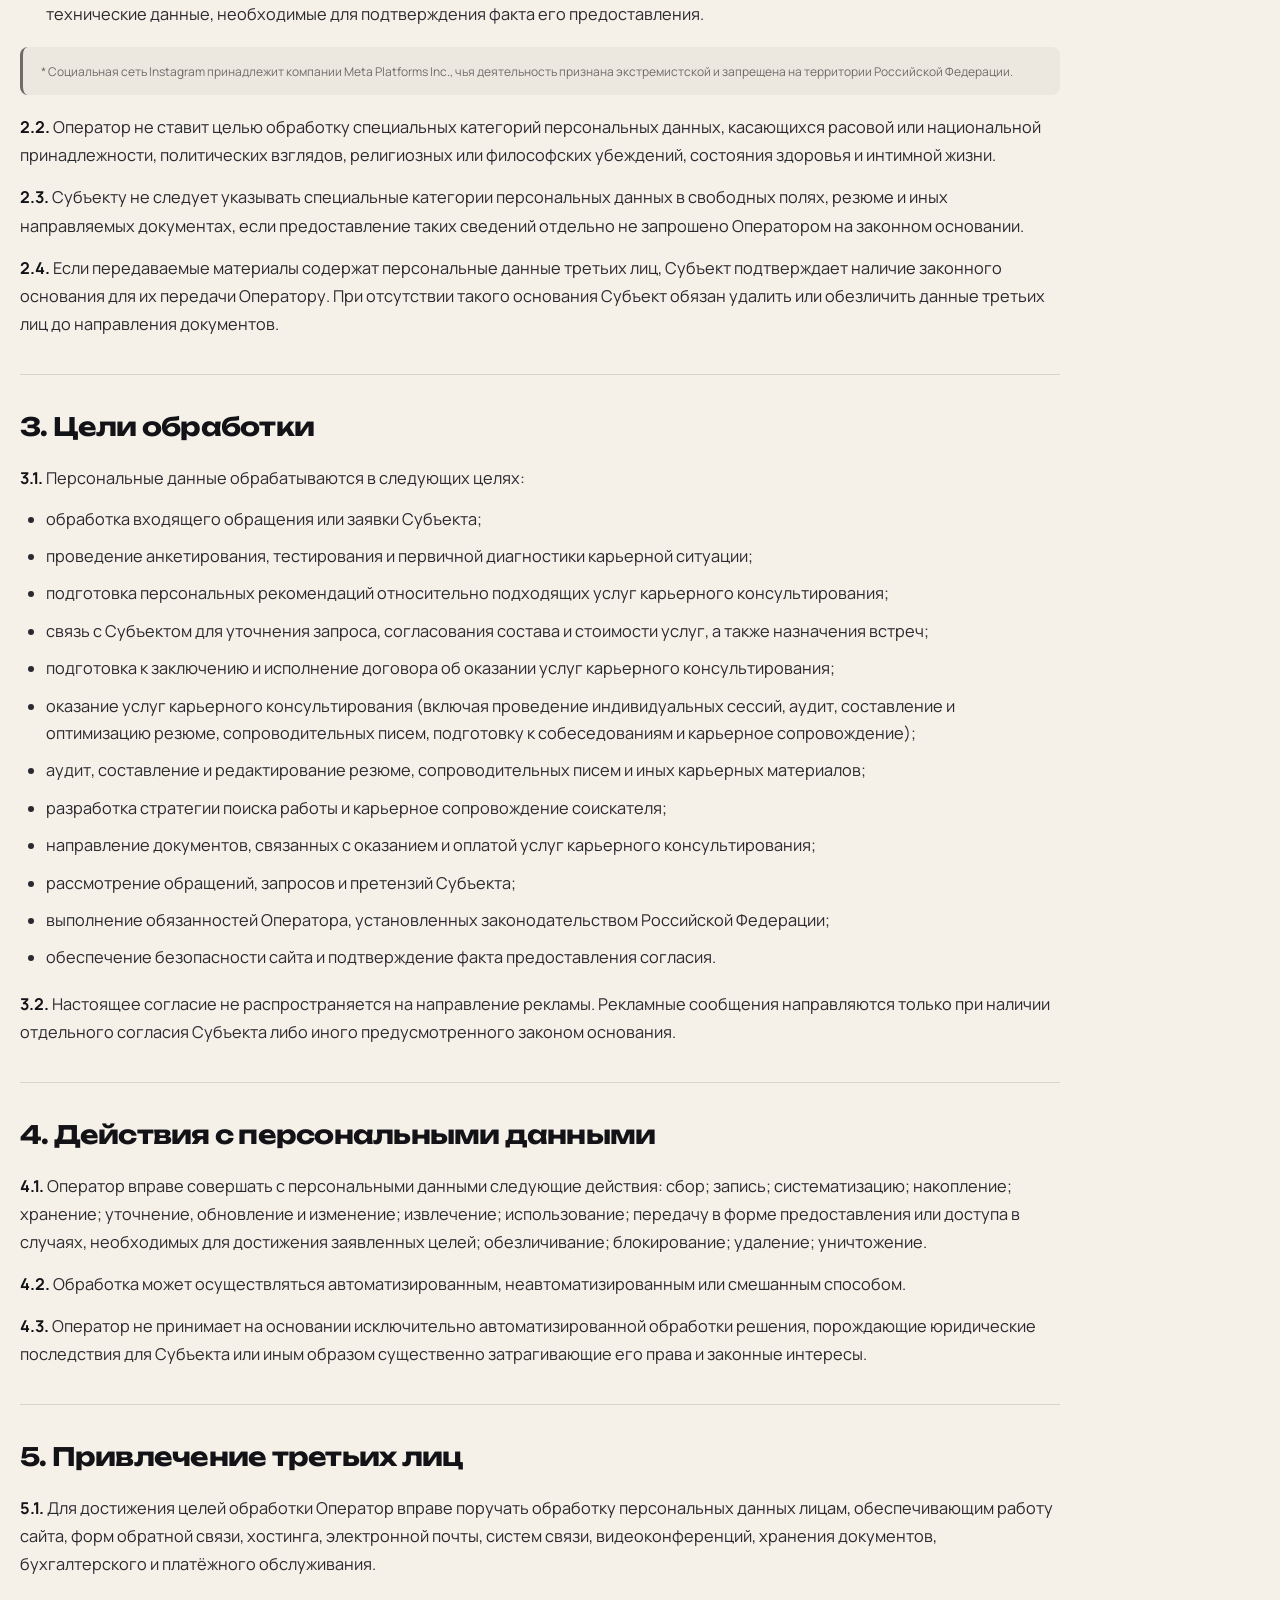
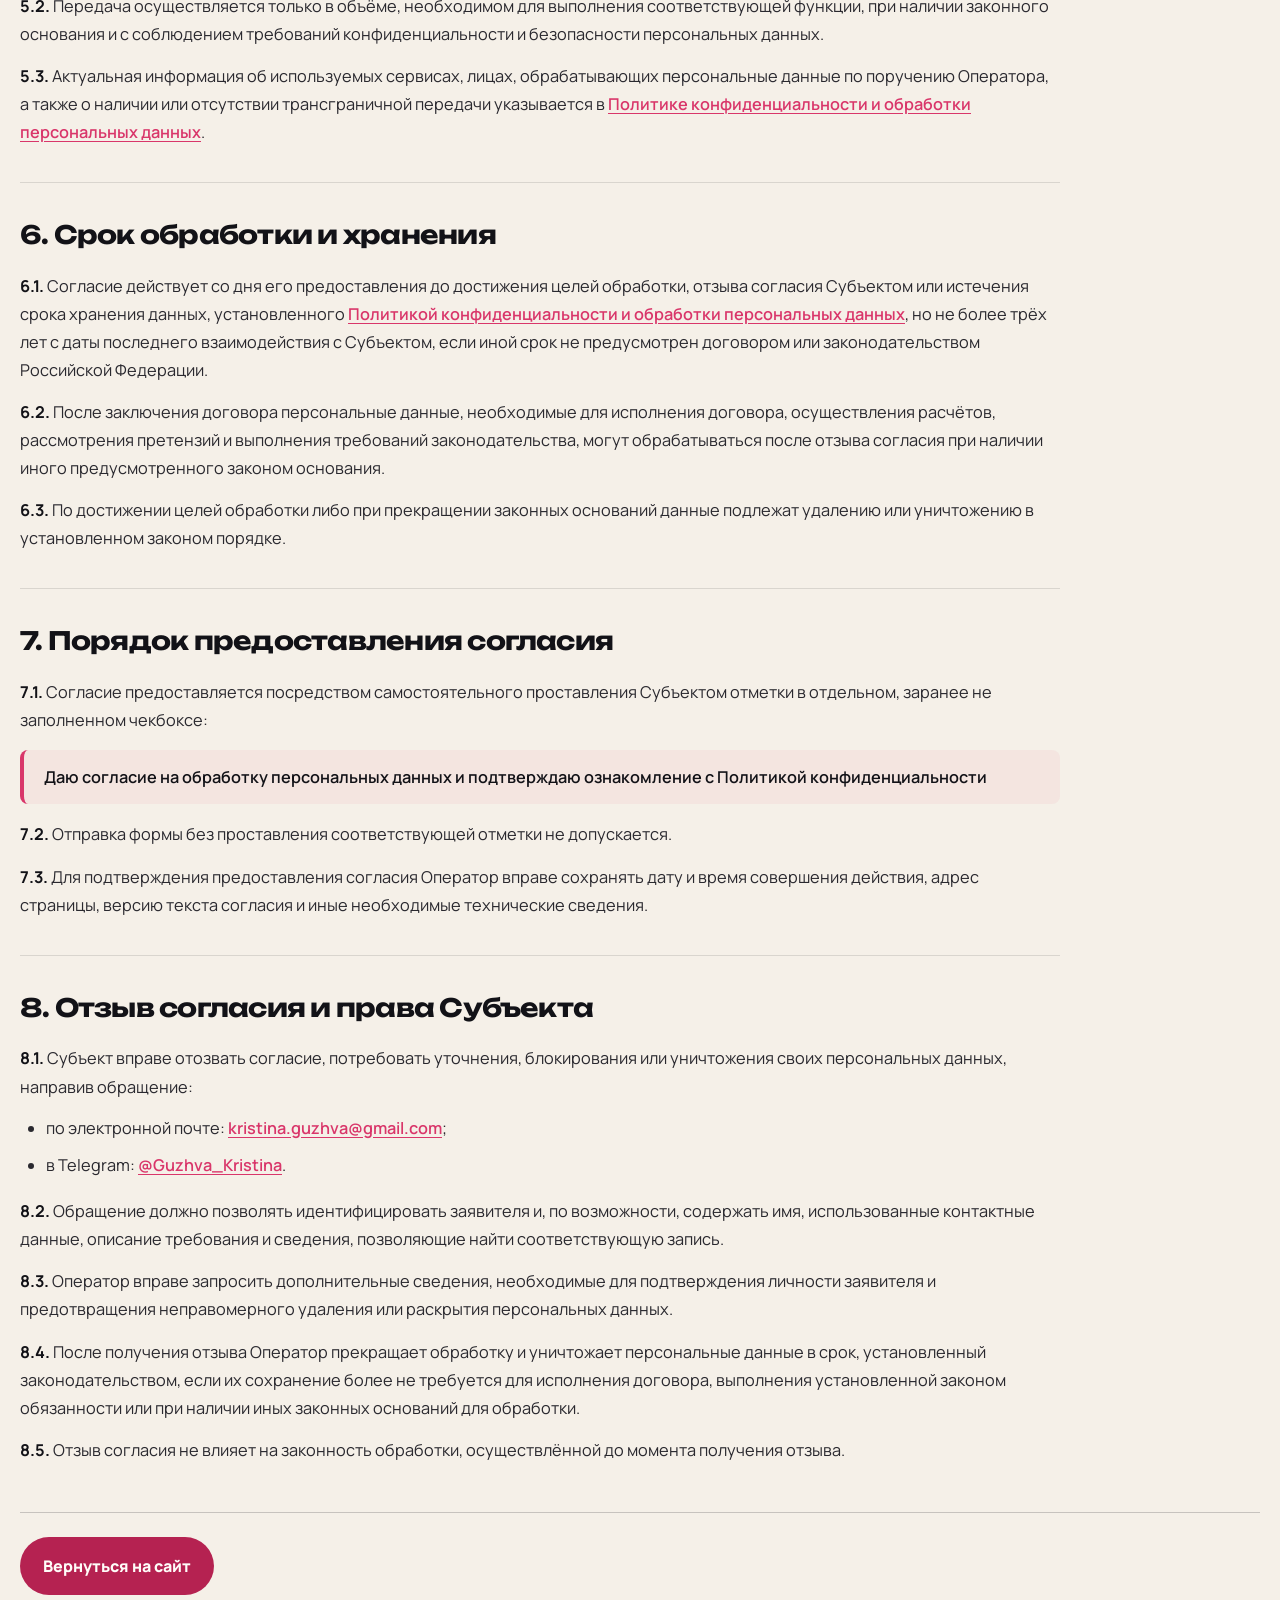
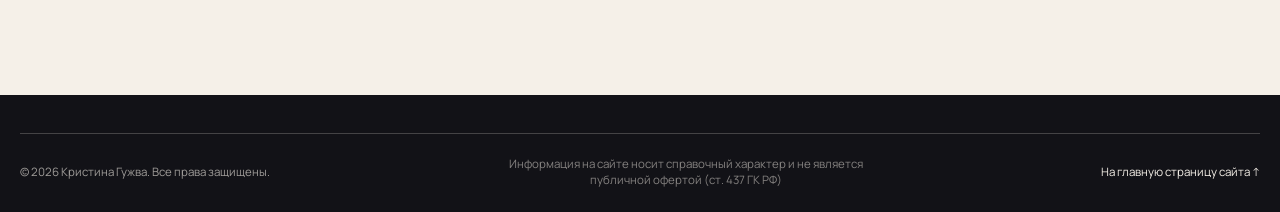
<file: personal-data-consent.html>
<!doctype html>
<html lang="ru">
<head>
  <meta charset="utf-8">
  <meta name="viewport" content="width=device-width, initial-scale=1">
  <title>Согласие на обработку персональных данных - Кристина Гужва</title>
  <meta name="description" content="Согласие на обработку персональных данных пользователей сайта карьерного консультанта и HR-эксперта Кристины Гужвы.">
  <meta name="theme-color" content="#121217">
  <meta name="robots" content="noindex, follow">

  <link rel="icon" href="assets/icons/favicon.svg" type="image/svg+xml">
  <link rel="manifest" href="site.webmanifest">

  <link rel="preload" href="assets/fonts/manrope-cyrillic.woff2" as="font" type="font/woff2" crossorigin>
  <link rel="preload" href="assets/fonts/unbounded-cyrillic.woff2" as="font" type="font/woff2" crossorigin>
  <link rel="stylesheet" href="css/styles.css?v=11">
</head>
<body>
  <a class="skip-link" href="#main">Перейти к содержанию</a>

  <header class="site-header" data-header>
    <div class="shell header-inner">
      <a class="brand" href="index.html" aria-label="Кристина Гужва - на главную">
        <span class="brand-mark" aria-hidden="true">
          <svg viewBox="6 7 34 29" fill="none" xmlns="http://www.w3.org/2000/svg">
            <!-- Левое сердце (опора) - графит бренда -->
            <path d="M19 14 C14 8, 8 9, 8 16 C8 25, 20 32, 22 34" stroke="var(--ink)" stroke-width="2.6" stroke-linecap="round"/>
            <!-- Правое крыло взлетает вверх - маджента -->
            <path d="M18 22 C22 28, 29 25, 33 19 C35 15, 36 12, 38 9" stroke="var(--magenta)" stroke-width="2.8" stroke-linecap="round"/>
            <!-- Наконечник стрелы - маджента -->
            <path d="M32 9 H38 V15" stroke="var(--magenta)" stroke-width="2.8" stroke-linecap="round" stroke-linejoin="round"/>
            <!-- Точка фокуса - графит -->
            <circle cx="21" cy="18" r="2.0" fill="var(--ink)"/>
          </svg>
        </span>
        <span>Кристина<br>Гужва</span>
      </a>

      <nav class="site-nav" aria-label="Основная навигация">
        <a class="nav-cta" href="index.html">← На главную</a>
      </nav>
    </div>
  </header>

  <main id="main" class="legal-main">
    <div class="shell">
      <header class="legal-header">
        <p class="eyebrow">Согласие субъекта персональных данных</p>
        <h1>Согласие на обработку персональных данных</h1>
        <div class="legal-meta">
          <span>Дата размещения: 28 августа 2026 г.</span>
          <span>В соответствии со статьёй 9 Федерального закона № 152-ФЗ</span>
        </div>
      </header>

      <div class="legal-body">
        <article class="legal-article">
          <p class="legal-lead">Настоящее согласие предоставляется в соответствии со статьёй 9 Федерального закона от 27.07.2006 № 152-ФЗ О персональных данных.</p>

          <section class="legal-section">
            <h2>1. Общие положения</h2>
            <p><strong>1.1.</strong> Физическое лицо, заполняющее форму, квиз или иной интерактивный сервис на сайте guzhvacareer.ru, далее — Субъект, свободно, своей волей и в своём интересе предоставляет согласие на обработку персональных данных следующему лицу (далее — Оператор):</p>
            <ul>
              <li><strong>Статус и ФИО:</strong> плательщик налога на профессиональный доход Гужва Кристина Юрьевна;</li>
              <li><strong>ИНН:</strong> 344345512547;</li>
              <li><strong>Электронная почта:</strong> <a href="mailto:kristina.guzhva@gmail.com">kristina.guzhva@gmail.com</a>;</li>
              <li><strong>Telegram:</strong> <a href="https://t.me/Guzhva_Kristina" target="_blank" rel="noopener">@Guzhva_Kristina</a>;</li>
              <li><strong>Сайт:</strong> <a href="index.html">guzhvacareer.ru</a>.</li>
            </ul>
            <p><strong>1.2.</strong> Согласие является конкретным, предметным, информированным, сознательным и однозначным и оформляется отдельно от других документов и подтверждений Субъекта.</p>
            <p><strong>1.3.</strong> До предоставления согласия Субъекту обеспечивается возможность ознакомиться с настоящим документом и <a href="privacy-policy.html">Политикой конфиденциальности и обработки персональных данных</a> (далее — Политика конфиденциальности).</p>
          </section>

          <section class="legal-section">
            <h2>2. Персональные данные</h2>
            <p><strong>2.1.</strong> Субъект предоставляет согласие на обработку следующих персональных данных:</p>
            <ul>
              <li>фамилия, имя, отчество либо имя для обращения;</li>
              <li>номер телефона;</li>
              <li>выбранный канал связи, имя пользователя, логин, никнейм или ссылка на профиль в мессенджере либо социальной сети (Telegram, WhatsApp, ВКонтакте, MAX, Instagram*);</li>
              <li>сведения об образовании, квалификации и профессиональном опыте;</li>
              <li>сведения о текущем профессиональном статусе и поиске работы;</li>
              <li>сведения о желаемой должности, отрасли, профессиональном уровне и карьерных целях;</li>
              <li>сведения, содержащиеся в направленных Субъектом резюме, портфолио и иных карьерных документах;</li>
              <li>содержание обращения, ответов на вопросы анкеты или квиза;</li>
              <li>иные сведения о профессиональном опыте и карьерных целях, добровольно предоставленные Субъектом и необходимые для достижения целей, указанных в разделе 3 настоящего Согласия;</li>
              <li>технические сведения о предоставлении согласия: дата и время, адрес интернет-страницы, версия текста согласия и технические данные, необходимые для подтверждения факта его предоставления.</li>
            </ul>
            <p class="legal-footnote"><small>* Социальная сеть Instagram принадлежит компании Meta Platforms Inc., чья деятельность признана экстремистской и запрещена на территории Российской Федерации.</small></p>
            <p><strong>2.2.</strong> Оператор не ставит целью обработку специальных категорий персональных данных, касающихся расовой или национальной принадлежности, политических взглядов, религиозных или философских убеждений, состояния здоровья и интимной жизни.</p>
            <p><strong>2.3.</strong> Субъекту не следует указывать специальные категории персональных данных в свободных полях, резюме и иных направляемых документах, если предоставление таких сведений отдельно не запрошено Оператором на законном основании.</p>
            <p><strong>2.4.</strong> Если передаваемые материалы содержат персональные данные третьих лиц, Субъект подтверждает наличие законного основания для их передачи Оператору. При отсутствии такого основания Субъект обязан удалить или обезличить данные третьих лиц до направления документов.</p>
          </section>

          <section class="legal-section">
            <h2>3. Цели обработки</h2>
            <p><strong>3.1.</strong> Персональные данные обрабатываются в следующих целях:</p>
            <ul>
              <li>обработка входящего обращения или заявки Субъекта;</li>
              <li>проведение анкетирования, тестирования и первичной диагностики карьерной ситуации;</li>
              <li>подготовка персональных рекомендаций относительно подходящих услуг карьерного консультирования;</li>
              <li>связь с Субъектом для уточнения запроса, согласования состава и стоимости услуг, а также назначения встреч;</li>
              <li>подготовка к заключению и исполнение договора об оказании услуг карьерного консультирования;</li>
              <li>оказание услуг карьерного консультирования (включая проведение индивидуальных сессий, аудит, составление и оптимизацию резюме, сопроводительных писем, подготовку к собеседованиям и карьерное сопровождение);</li>
              <li>аудит, составление и редактирование резюме, сопроводительных писем и иных карьерных материалов;</li>
              <li>разработка стратегии поиска работы и карьерное сопровождение соискателя;</li>
              <li>направление документов, связанных с оказанием и оплатой услуг карьерного консультирования;</li>
              <li>рассмотрение обращений, запросов и претензий Субъекта;</li>
              <li>выполнение обязанностей Оператора, установленных законодательством Российской Федерации;</li>
              <li>обеспечение безопасности сайта и подтверждение факта предоставления согласия.</li>
            </ul>
            <p><strong>3.2.</strong> Настоящее согласие не распространяется на направление рекламы. Рекламные сообщения направляются только при наличии отдельного согласия Субъекта либо иного предусмотренного законом основания.</p>
          </section>

          <section class="legal-section">
            <h2>4. Действия с персональными данными</h2>
            <p><strong>4.1.</strong> Оператор вправе совершать с персональными данными следующие действия: сбор; запись; систематизацию; накопление; хранение; уточнение, обновление и изменение; извлечение; использование; передачу в форме предоставления или доступа в случаях, необходимых для достижения заявленных целей; обезличивание; блокирование; удаление; уничтожение.</p>
            <p><strong>4.2.</strong> Обработка может осуществляться автоматизированным, неавтоматизированным или смешанным способом.</p>
            <p><strong>4.3.</strong> Оператор не принимает на основании исключительно автоматизированной обработки решения, порождающие юридические последствия для Субъекта или иным образом существенно затрагивающие его права и законные интересы.</p>
          </section>

          <section class="legal-section">
            <h2>5. Привлечение третьих лиц</h2>
            <p><strong>5.1.</strong> Для достижения целей обработки Оператор вправе поручать обработку персональных данных лицам, обеспечивающим работу сайта, форм обратной связи, хостинга, электронной почты, систем связи, видеоконференций, хранения документов, бухгалтерского и платёжного обслуживания.</p>
            <p><strong>5.2.</strong> Передача осуществляется только в объёме, необходимом для выполнения соответствующей функции, при наличии законного основания и с соблюдением требований конфиденциальности и безопасности персональных данных.</p>
            <p><strong>5.3.</strong> Актуальная информация об используемых сервисах, лицах, обрабатывающих персональные данные по поручению Оператора, а также о наличии или отсутствии трансграничной передачи указывается в <a href="privacy-policy.html">Политике конфиденциальности и обработки персональных данных</a>.</p>
          </section>

          <section class="legal-section">
            <h2>6. Срок обработки и хранения</h2>
            <p><strong>6.1.</strong> Согласие действует со дня его предоставления до достижения целей обработки, отзыва согласия Субъектом или истечения срока хранения данных, установленного <a href="privacy-policy.html">Политикой конфиденциальности и обработки персональных данных</a>, но не более трёх лет с даты последнего взаимодействия с Субъектом, если иной срок не предусмотрен договором или законодательством Российской Федерации.</p>
            <p><strong>6.2.</strong> После заключения договора персональные данные, необходимые для исполнения договора, осуществления расчётов, рассмотрения претензий и выполнения требований законодательства, могут обрабатываться после отзыва согласия при наличии иного предусмотренного законом основания.</p>
            <p><strong>6.3.</strong> По достижении целей обработки либо при прекращении законных оснований данные подлежат удалению или уничтожению в установленном законом порядке.</p>
          </section>

          <section class="legal-section">
            <h2>7. Порядок предоставления согласия</h2>
            <p><strong>7.1.</strong> Согласие предоставляется посредством самостоятельного проставления Субъектом отметки в отдельном, заранее не заполненном чекбоксе:</p>
            <blockquote class="legal-quote">Даю согласие на обработку персональных данных и подтверждаю ознакомление с Политикой конфиденциальности</blockquote>
            <p><strong>7.2.</strong> Отправка формы без проставления соответствующей отметки не допускается.</p>
            <p><strong>7.3.</strong> Для подтверждения предоставления согласия Оператор вправе сохранять дату и время совершения действия, адрес страницы, версию текста согласия и иные необходимые технические сведения.</p>
          </section>

          <section class="legal-section">
            <h2>8. Отзыв согласия и права Субъекта</h2>
            <p><strong>8.1.</strong> Субъект вправе отозвать согласие, потребовать уточнения, блокирования или уничтожения своих персональных данных, направив обращение:</p>
            <ul>
              <li>по электронной почте: <a href="mailto:kristina.guzhva@gmail.com">kristina.guzhva@gmail.com</a>;</li>
              <li>в Telegram: <a href="https://t.me/Guzhva_Kristina" target="_blank" rel="noopener">@Guzhva_Kristina</a>.</li>
            </ul>
            <p><strong>8.2.</strong> Обращение должно позволять идентифицировать заявителя и, по возможности, содержать имя, использованные контактные данные, описание требования и сведения, позволяющие найти соответствующую запись.</p>
            <p><strong>8.3.</strong> Оператор вправе запросить дополнительные сведения, необходимые для подтверждения личности заявителя и предотвращения неправомерного удаления или раскрытия персональных данных.</p>
            <p><strong>8.4.</strong> После получения отзыва Оператор прекращает обработку и уничтожает персональные данные в срок, установленный законодательством, если их сохранение более не требуется для исполнения договора, выполнения установленной законом обязанности или при наличии иных законных оснований для обработки.</p>
            <p><strong>8.5.</strong> Отзыв согласия не влияет на законность обработки, осуществлённой до момента получения отзыва.</p>
          </section>
        </article>
      </div>

      <div class="legal-footer-nav">
        <a href="index.html" class="button button-primary">Вернуться на сайт</a>
      </div>
    </div>
  </main>

  <footer class="site-footer">
    <div class="shell footer-bottom">
      <p>© <span data-year>2026</span> Кристина Гужва. Все права защищены.</p>
      <p class="footer-disclaimer">Информация на сайте носит справочный характер и не является публичной офертой (ст. 437 ГК РФ)</p>
      <a href="index.html">На главную страницу сайта ↑</a>
    </div>
  </footer>
</body>
</html>
</file>
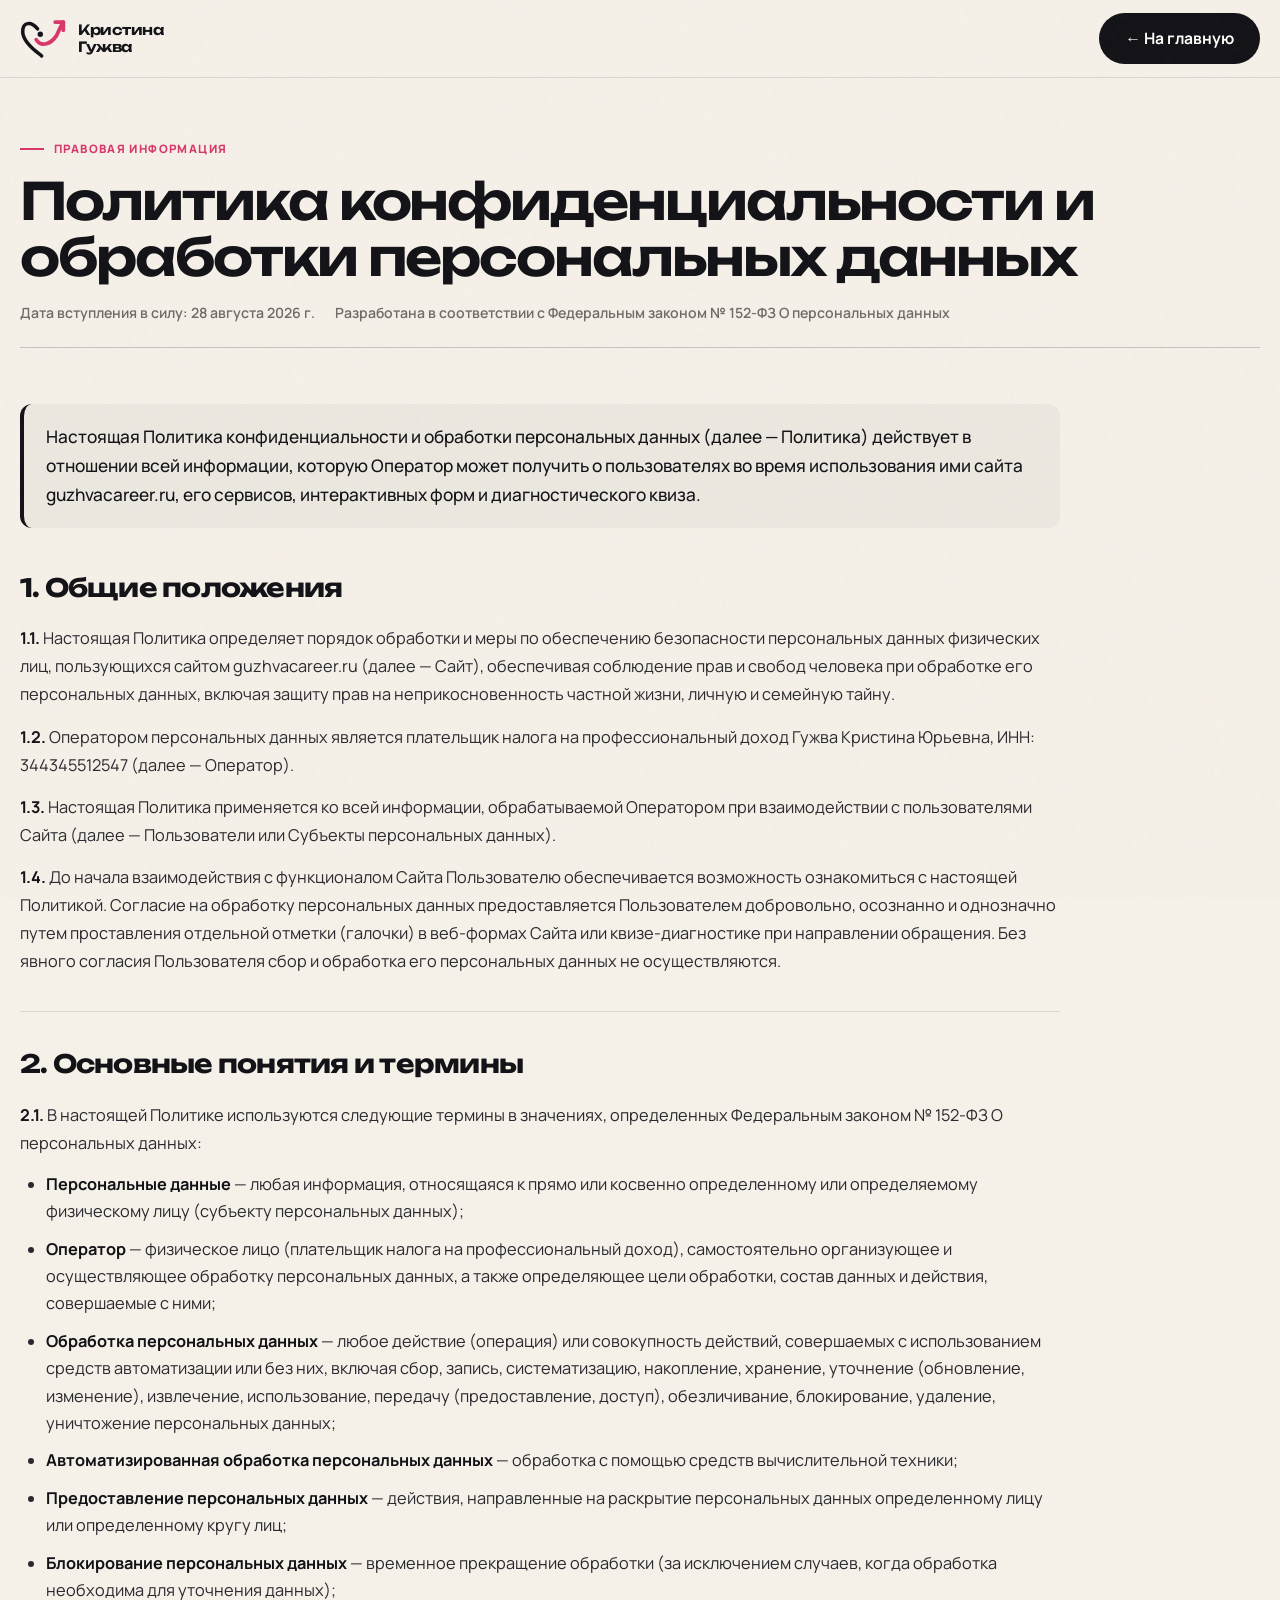
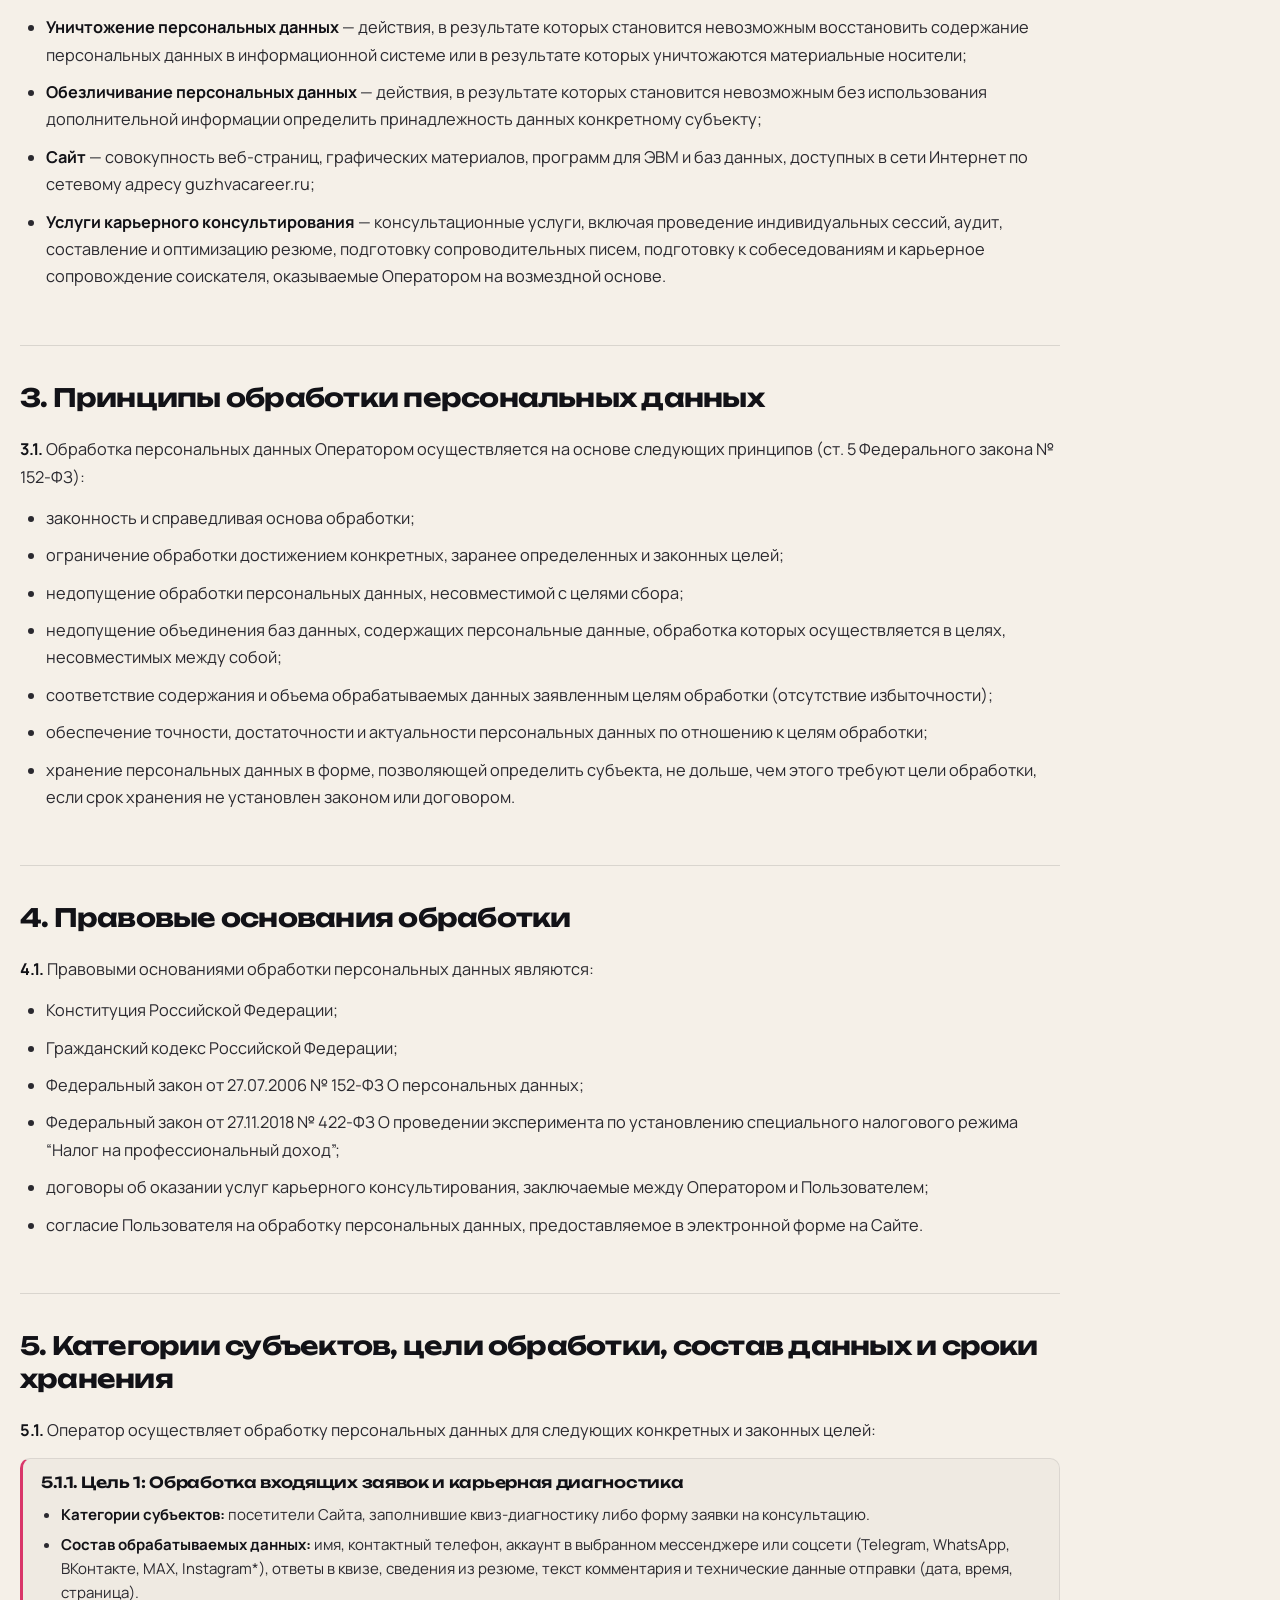
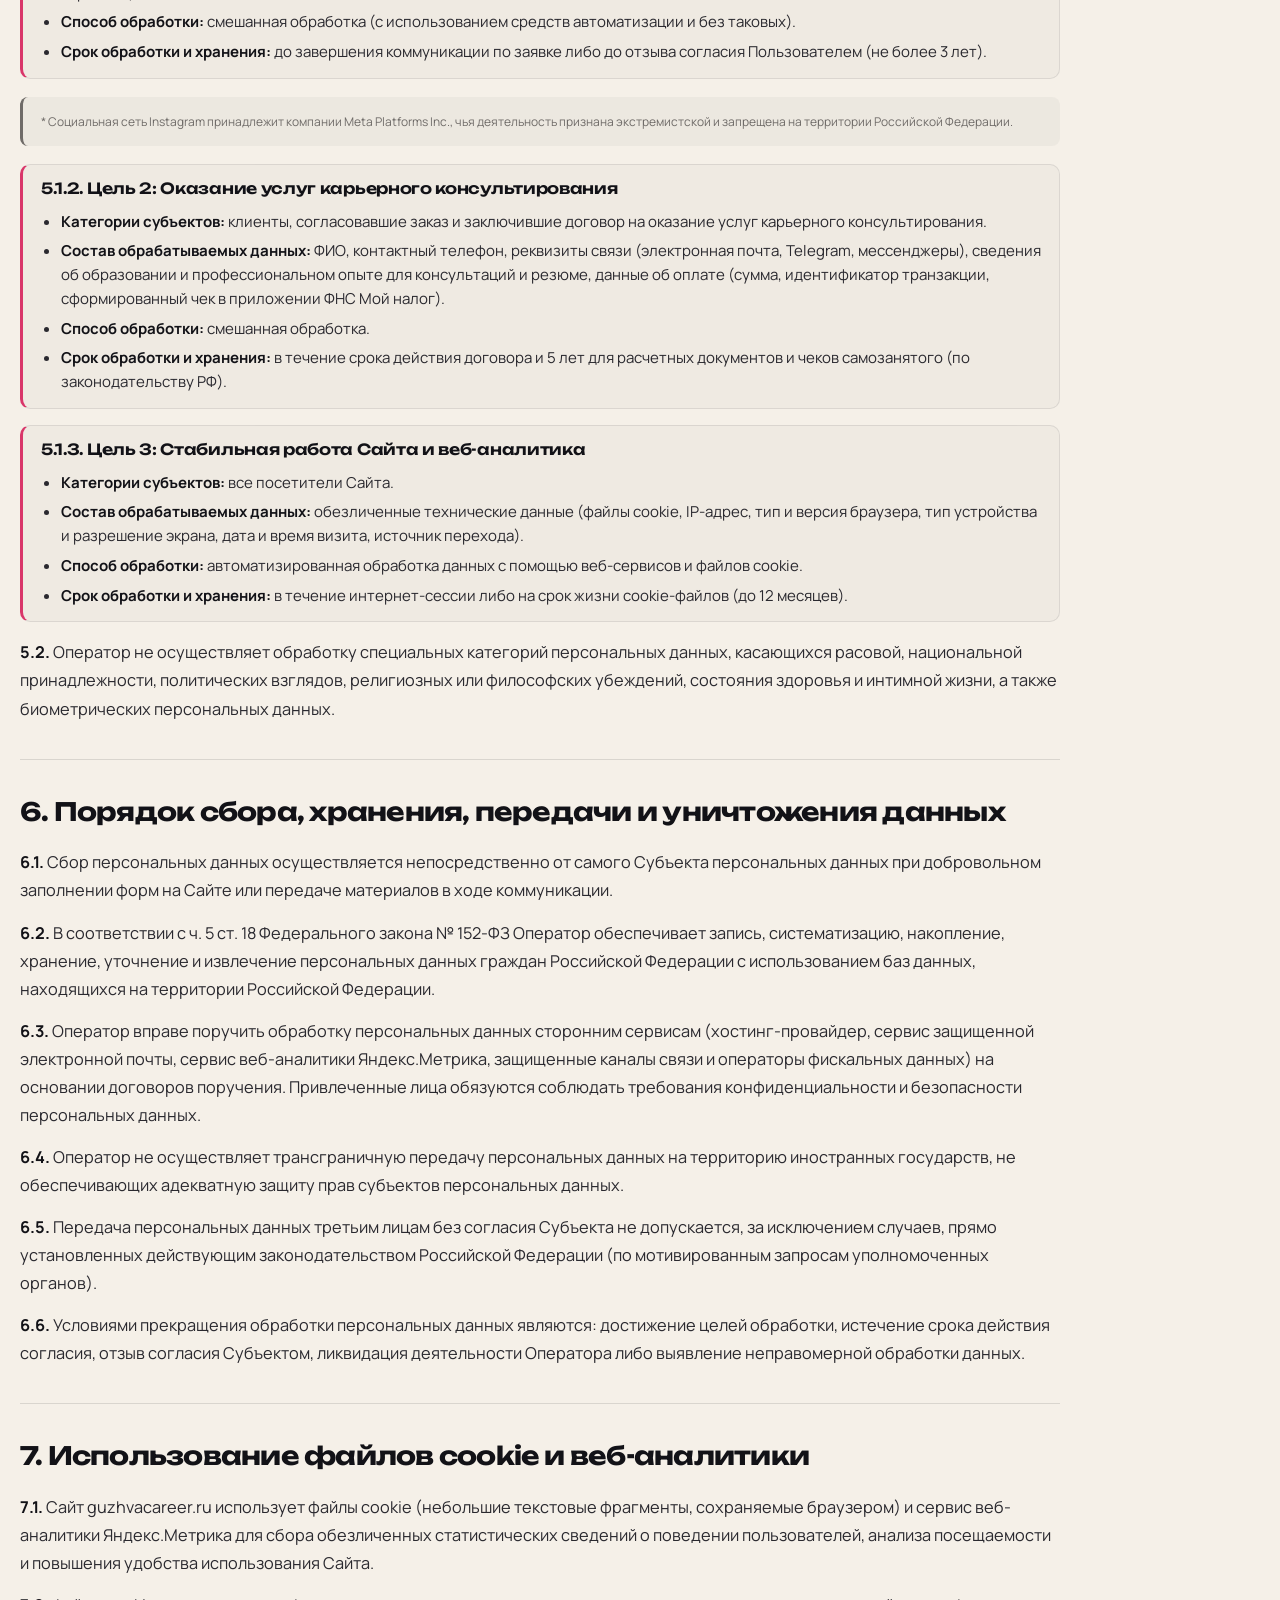
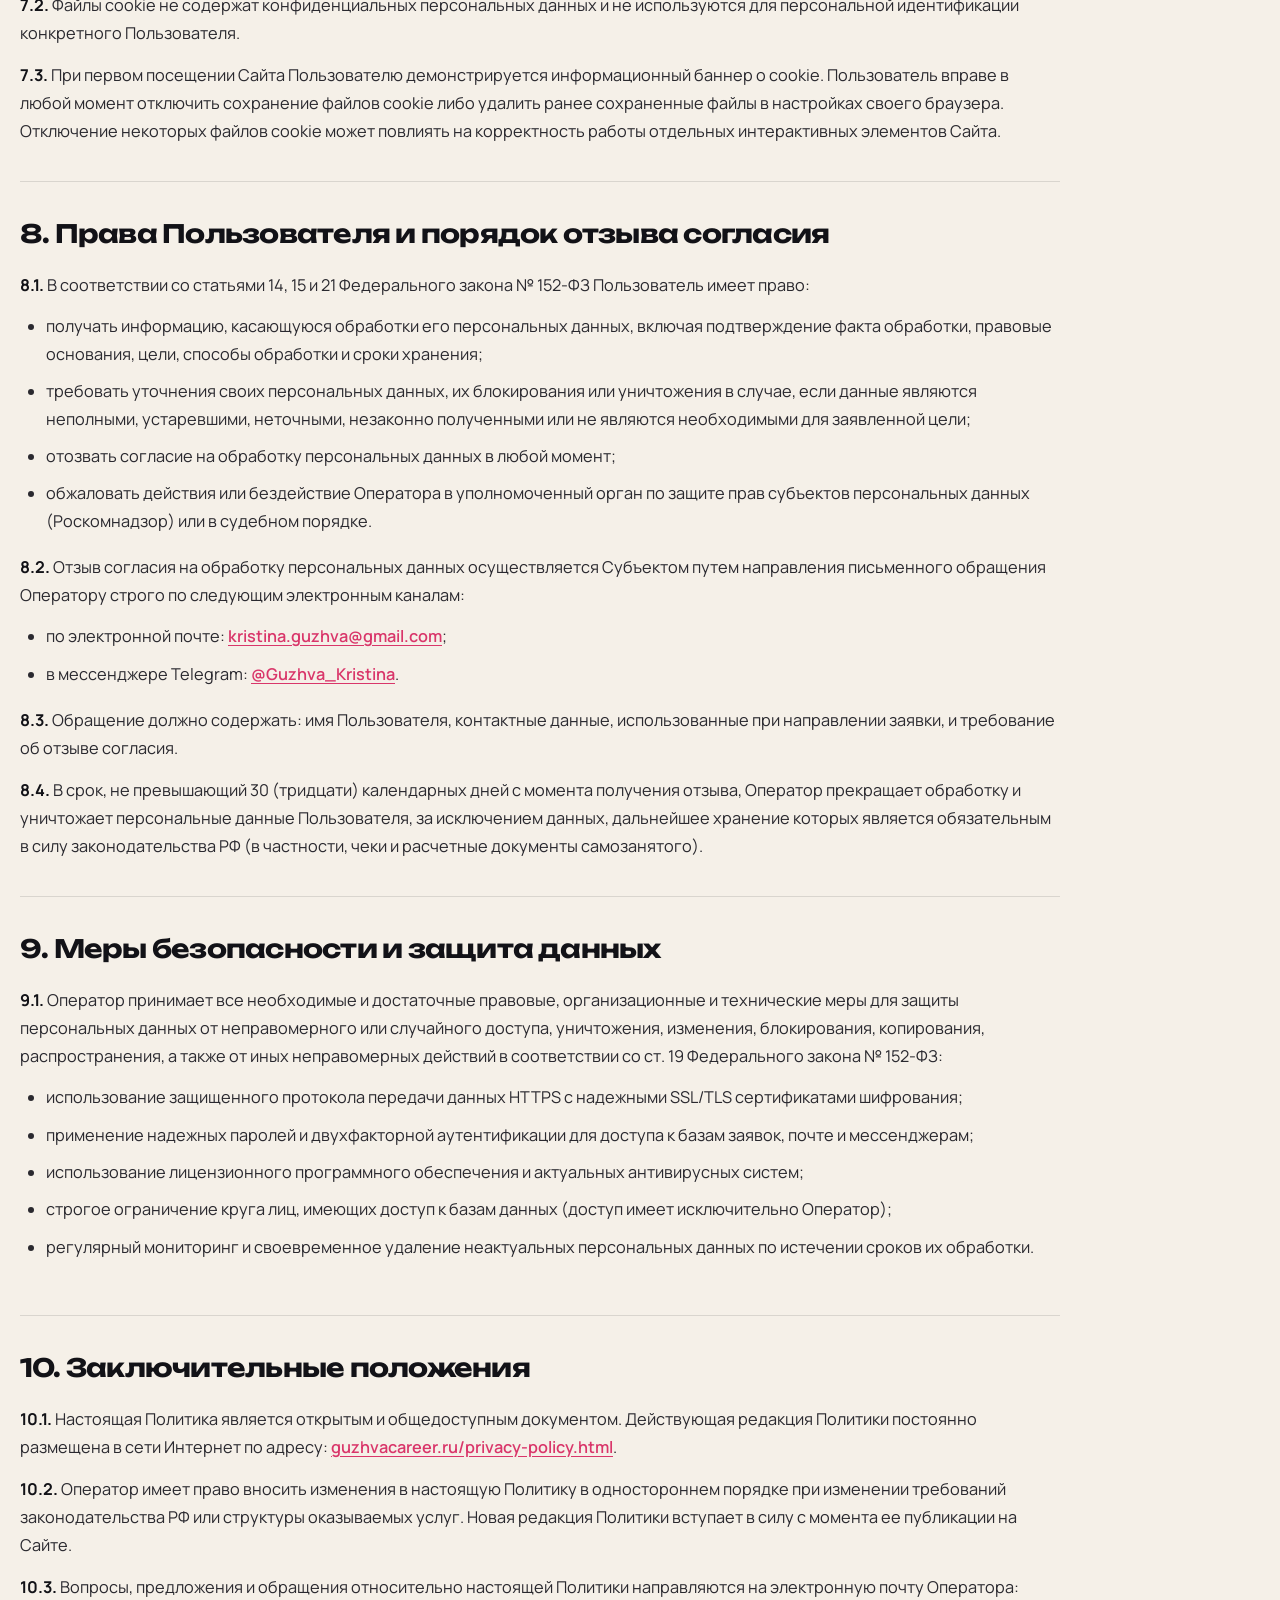
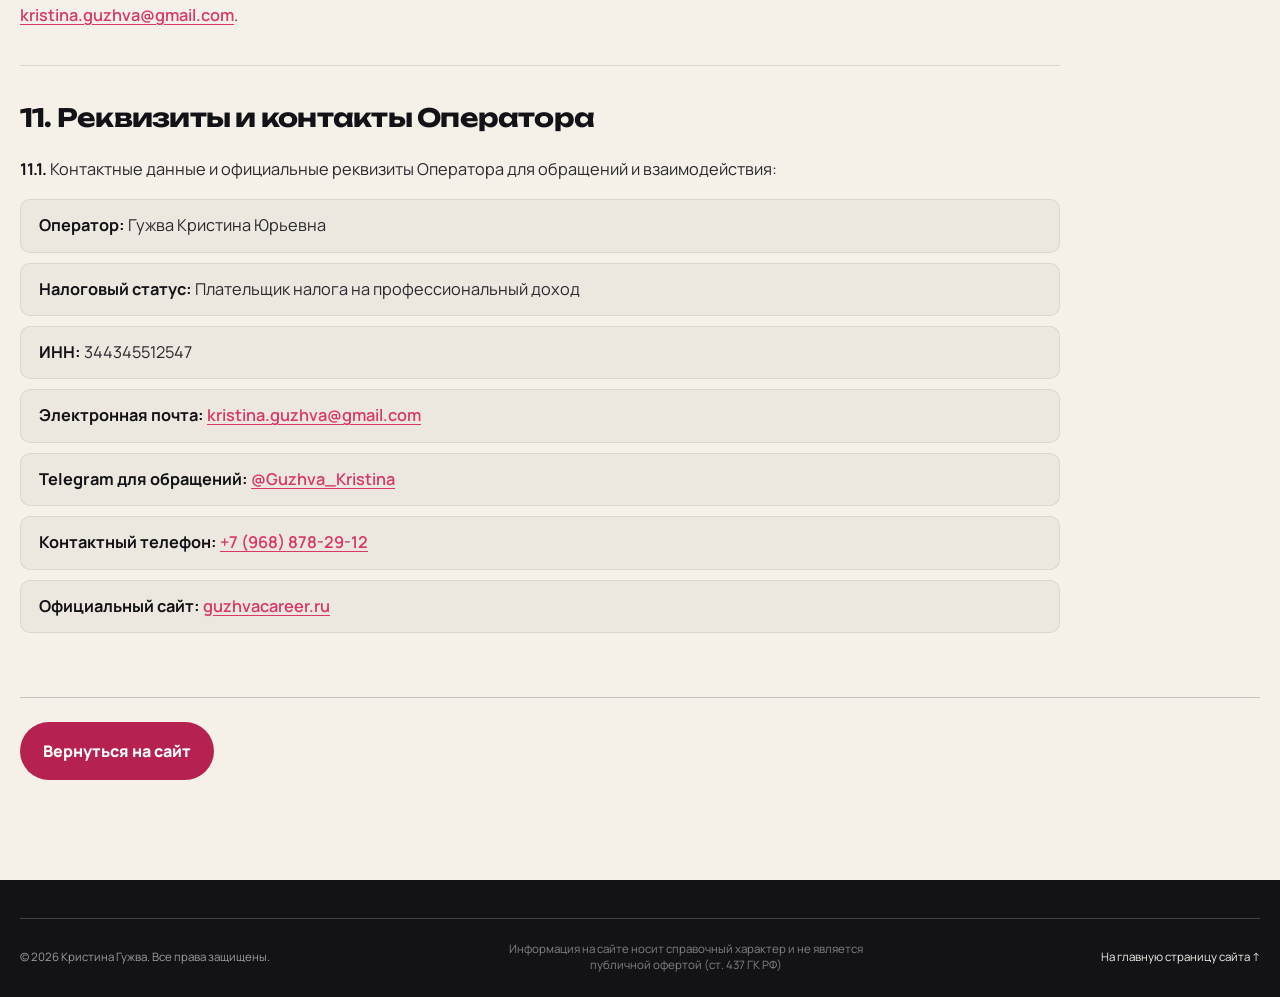
<file: privacy-policy.html>
<!doctype html>
<html lang="ru">
<head>
  <meta charset="utf-8">
  <meta name="viewport" content="width=device-width, initial-scale=1">
  <title>Политика конфиденциальности и обработки персональных данных - Кристина Гужва</title>
  <meta name="description" content="Политика конфиденциальности и обработки персональных данных пользователей сайта карьерного консультанта и HR-эксперта Кристины Гужвы.">
  <meta name="theme-color" content="#121217">
  <meta name="robots" content="noindex, follow">

  <link rel="icon" href="assets/icons/favicon.svg" type="image/svg+xml">
  <link rel="manifest" href="site.webmanifest">

  <link rel="preload" href="assets/fonts/manrope-cyrillic.woff2" as="font" type="font/woff2" crossorigin>
  <link rel="preload" href="assets/fonts/unbounded-cyrillic.woff2" as="font" type="font/woff2" crossorigin>
  <link rel="stylesheet" href="css/styles.css?v=12">
</head>
<body>
  <a class="skip-link" href="#main">Перейти к содержанию</a>

  <header class="site-header" data-header>
    <div class="shell header-inner">
      <a class="brand" href="index.html" aria-label="Кристина Гужва - на главную">
        <span class="brand-mark" aria-hidden="true">
          <svg viewBox="6 7 34 29" fill="none" xmlns="http://www.w3.org/2000/svg">
            <!-- Левое сердце (опора) - графит бренда -->
            <path d="M19 14 C14 8, 8 9, 8 16 C8 25, 20 32, 22 34" stroke="var(--ink)" stroke-width="2.6" stroke-linecap="round"/>
            <!-- Правое крыло взлетает вверх - маджента -->
            <path d="M18 22 C22 28, 29 25, 33 19 C35 15, 36 12, 38 9" stroke="var(--magenta)" stroke-width="2.8" stroke-linecap="round"/>
            <!-- Наконечник стрелы - маджента -->
            <path d="M32 9 H38 V15" stroke="var(--magenta)" stroke-width="2.8" stroke-linecap="round" stroke-linejoin="round"/>
            <!-- Точка фокуса - графит -->
            <circle cx="21" cy="18" r="2.0" fill="var(--ink)"/>
          </svg>
        </span>
        <span>Кристина<br>Гужва</span>
      </a>

      <nav class="site-nav" aria-label="Основная навигация">
        <a class="nav-cta" href="index.html">← На главную</a>
      </nav>
    </div>
  </header>

  <main id="main" class="legal-main">
    <div class="shell">
      <header class="legal-header">
        <p class="eyebrow">Правовая информация</p>
        <h1>Политика конфиденциальности и обработки персональных данных</h1>
        <div class="legal-meta">
          <span>Дата вступления в силу: 28 августа 2026 г.</span>
          <span>Разработана в соответствии с Федеральным законом № 152-ФЗ О персональных данных</span>
        </div>
      </header>

      <div class="legal-body">
        <article class="legal-article">
          <p class="legal-lead">Настоящая Политика конфиденциальности и обработки персональных данных (далее — Политика) действует в отношении всей информации, которую Оператор может получить о пользователях во время использования ими сайта guzhvacareer.ru, его сервисов, интерактивных форм и диагностического квиза.</p>

          <section class="legal-section">
            <h2>1. Общие положения</h2>
            <p><strong>1.1.</strong> Настоящая Политика определяет порядок обработки и меры по обеспечению безопасности персональных данных физических лиц, пользующихся сайтом guzhvacareer.ru (далее — Сайт), обеспечивая соблюдение прав и свобод человека при обработке его персональных данных, включая защиту прав на неприкосновенность частной жизни, личную и семейную тайну.</p>
            <p><strong>1.2.</strong> Оператором персональных данных является плательщик налога на профессиональный доход Гужва Кристина Юрьевна, ИНН: 344345512547 (далее — Оператор).</p>
            <p><strong>1.3.</strong> Настоящая Политика применяется ко всей информации, обрабатываемой Оператором при взаимодействии с пользователями Сайта (далее — Пользователи или Субъекты персональных данных).</p>
            <p><strong>1.4.</strong> До начала взаимодействия с функционалом Сайта Пользователю обеспечивается возможность ознакомиться с настоящей Политикой. Согласие на обработку персональных данных предоставляется Пользователем добровольно, осознанно и однозначно путем проставления отдельной отметки (галочки) в веб-формах Сайта или квизе-диагностике при направлении обращения. Без явного согласия Пользователя сбор и обработка его персональных данных не осуществляются.</p>
          </section>

          <section class="legal-section">
            <h2>2. Основные понятия и термины</h2>
            <p><strong>2.1.</strong> В настоящей Политике используются следующие термины в значениях, определенных Федеральным законом № 152-ФЗ О персональных данных:</p>
            <ul>
              <li><strong>Персональные данные</strong> — любая информация, относящаяся к прямо или косвенно определенному или определяемому физическому лицу (субъекту персональных данных);</li>
              <li><strong>Оператор</strong> — физическое лицо (плательщик налога на профессиональный доход), самостоятельно организующее и осуществляющее обработку персональных данных, а также определяющее цели обработки, состав данных и действия, совершаемые с ними;</li>
              <li><strong>Обработка персональных данных</strong> — любое действие (операция) или совокупность действий, совершаемых с использованием средств автоматизации или без них, включая сбор, запись, систематизацию, накопление, хранение, уточнение (обновление, изменение), извлечение, использование, передачу (предоставление, доступ), обезличивание, блокирование, удаление, уничтожение персональных данных;</li>
              <li><strong>Автоматизированная обработка персональных данных</strong> — обработка с помощью средств вычислительной техники;</li>
              <li><strong>Предоставление персональных данных</strong> — действия, направленные на раскрытие персональных данных определенному лицу или определенному кругу лиц;</li>
              <li><strong>Блокирование персональных данных</strong> — временное прекращение обработки (за исключением случаев, когда обработка необходима для уточнения данных);</li>
              <li><strong>Уничтожение персональных данных</strong> — действия, в результате которых становится невозможным восстановить содержание персональных данных в информационной системе или в результате которых уничтожаются материальные носители;</li>
              <li><strong>Обезличивание персональных данных</strong> — действия, в результате которых становится невозможным без использования дополнительной информации определить принадлежность данных конкретному субъекту;</li>
              <li><strong>Сайт</strong> — совокупность веб-страниц, графических материалов, программ для ЭВМ и баз данных, доступных в сети Интернет по сетевому адресу guzhvacareer.ru;</li>
              <li><strong>Услуги карьерного консультирования</strong> — консультационные услуги, включая проведение индивидуальных сессий, аудит, составление и оптимизацию резюме, подготовку сопроводительных писем, подготовку к собеседованиям и карьерное сопровождение соискателя, оказываемые Оператором на возмездной основе.</li>
            </ul>
          </section>

          <section class="legal-section">
            <h2>3. Принципы обработки персональных данных</h2>
            <p><strong>3.1.</strong> Обработка персональных данных Оператором осуществляется на основе следующих принципов (ст. 5 Федерального закона № 152-ФЗ):</p>
            <ul>
              <li>законность и справедливая основа обработки;</li>
              <li>ограничение обработки достижением конкретных, заранее определенных и законных целей;</li>
              <li>недопущение обработки персональных данных, несовместимой с целями сбора;</li>
              <li>недопущение объединения баз данных, содержащих персональные данные, обработка которых осуществляется в целях, несовместимых между собой;</li>
              <li>соответствие содержания и объема обрабатываемых данных заявленным целям обработки (отсутствие избыточности);</li>
              <li>обеспечение точности, достаточности и актуальности персональных данных по отношению к целям обработки;</li>
              <li>хранение персональных данных в форме, позволяющей определить субъекта, не дольше, чем этого требуют цели обработки, если срок хранения не установлен законом или договором.</li>
            </ul>
          </section>

          <section class="legal-section">
            <h2>4. Правовые основания обработки</h2>
            <p><strong>4.1.</strong> Правовыми основаниями обработки персональных данных являются:</p>
            <ul>
              <li>Конституция Российской Федерации;</li>
              <li>Гражданский кодекс Российской Федерации;</li>
              <li>Федеральный закон от 27.07.2006 № 152-ФЗ О персональных данных;</li>
              <li>Федеральный закон от 27.11.2018 № 422-ФЗ О проведении эксперимента по установлению специального налогового режима “Налог на профессиональный доход”;</li>
              <li>договоры об оказании услуг карьерного консультирования, заключаемые между Оператором и Пользователем;</li>
              <li>согласие Пользователя на обработку персональных данных, предоставляемое в электронной форме на Сайте.</li>
            </ul>
          </section>

          <section class="legal-section">
            <h2>5. Категории субъектов, цели обработки, состав данных и сроки хранения</h2>
            <p><strong>5.1.</strong> Оператор осуществляет обработку персональных данных для следующих конкретных и законных целей:</p>

            <div class="legal-goal-card">
              <h3>5.1.1. Цель 1: Обработка входящих заявок и карьерная диагностика</h3>
              <ul>
                <li><strong>Категории субъектов:</strong> посетители Сайта, заполнившие квиз-диагностику либо форму заявки на консультацию.</li>
                <li><strong>Состав обрабатываемых данных:</strong> имя, контактный телефон, аккаунт в выбранном мессенджере или соцсети (Telegram, WhatsApp, ВКонтакте, MAX, Instagram*), ответы в квизе, сведения из резюме, текст комментария и технические данные отправки (дата, время, страница).</li>
                <li><strong>Способ обработки:</strong> смешанная обработка (с использованием средств автоматизации и без таковых).</li>
                <li><strong>Срок обработки и хранения:</strong> до завершения коммуникации по заявке либо до отзыва согласия Пользователем (не более 3 лет).</li>
              </ul>
            </div>

            <p class="legal-footnote"><small>* Социальная сеть Instagram принадлежит компании Meta Platforms Inc., чья деятельность признана экстремистской и запрещена на территории Российской Федерации.</small></p>

            <div class="legal-goal-card">
              <h3>5.1.2. Цель 2: Оказание услуг карьерного консультирования</h3>
              <ul>
                <li><strong>Категории субъектов:</strong> клиенты, согласовавшие заказ и заключившие договор на оказание услуг карьерного консультирования.</li>
                <li><strong>Состав обрабатываемых данных:</strong> ФИО, контактный телефон, реквизиты связи (электронная почта, Telegram, мессенджеры), сведения об образовании и профессиональном опыте для консультаций и резюме, данные об оплате (сумма, идентификатор транзакции, сформированный чек в приложении ФНС Мой налог).</li>
                <li><strong>Способ обработки:</strong> смешанная обработка.</li>
                <li><strong>Срок обработки и хранения:</strong> в течение срока действия договора и 5 лет для расчетных документов и чеков самозанятого (по законодательству РФ).</li>
              </ul>
            </div>

            <div class="legal-goal-card">
              <h3>5.1.3. Цель 3: Стабильная работа Сайта и веб-аналитика</h3>
              <ul>
                <li><strong>Категории субъектов:</strong> все посетители Сайта.</li>
                <li><strong>Состав обрабатываемых данных:</strong> обезличенные технические данные (файлы cookie, IP-адрес, тип и версия браузера, тип устройства и разрешение экрана, дата и время визита, источник перехода).</li>
                <li><strong>Способ обработки:</strong> автоматизированная обработка данных с помощью веб-сервисов и файлов cookie.</li>
                <li><strong>Срок обработки и хранения:</strong> в течение интернет-сессии либо на срок жизни cookie-файлов (до 12 месяцев).</li>
              </ul>
            </div>

            <p><strong>5.2.</strong> Оператор не осуществляет обработку специальных категорий персональных данных, касающихся расовой, национальной принадлежности, политических взглядов, религиозных или философских убеждений, состояния здоровья и интимной жизни, а также биометрических персональных данных.</p>
          </section>

          <section class="legal-section">
            <h2>6. Порядок сбора, хранения, передачи и уничтожения данных</h2>
            <p><strong>6.1.</strong> Сбор персональных данных осуществляется непосредственно от самого Субъекта персональных данных при добровольном заполнении форм на Сайте или передаче материалов в ходе коммуникации.</p>
            <p><strong>6.2.</strong> В соответствии с ч. 5 ст. 18 Федерального закона № 152-ФЗ Оператор обеспечивает запись, систематизацию, накопление, хранение, уточнение и извлечение персональных данных граждан Российской Федерации с использованием баз данных, находящихся на территории Российской Федерации.</p>
            <p><strong>6.3.</strong> Оператор вправе поручить обработку персональных данных сторонним сервисам (хостинг-провайдер, сервис защищенной электронной почты, сервис веб-аналитики Яндекс.Метрика, защищенные каналы связи и операторы фискальных данных) на основании договоров поручения. Привлеченные лица обязуются соблюдать требования конфиденциальности и безопасности персональных данных.</p>
            <p><strong>6.4.</strong> Оператор не осуществляет трансграничную передачу персональных данных на территорию иностранных государств, не обеспечивающих адекватную защиту прав субъектов персональных данных.</p>
            <p><strong>6.5.</strong> Передача персональных данных третьим лицам без согласия Субъекта не допускается, за исключением случаев, прямо установленных действующим законодательством Российской Федерации (по мотивированным запросам уполномоченных органов).</p>
            <p><strong>6.6.</strong> Условиями прекращения обработки персональных данных являются: достижение целей обработки, истечение срока действия согласия, отзыв согласия Субъектом, ликвидация деятельности Оператора либо выявление неправомерной обработки данных.</p>
          </section>

          <section class="legal-section">
            <h2>7. Использование файлов cookie и веб-аналитики</h2>
            <p><strong>7.1.</strong> Сайт guzhvacareer.ru использует файлы cookie (небольшие текстовые фрагменты, сохраняемые браузером) и сервис веб-аналитики Яндекс.Метрика для сбора обезличенных статистических сведений о поведении пользователей, анализа посещаемости и повышения удобства использования Сайта.</p>
            <p><strong>7.2.</strong> Файлы cookie не содержат конфиденциальных персональных данных и не используются для персональной идентификации конкретного Пользователя.</p>
            <p><strong>7.3.</strong> При первом посещении Сайта Пользователю демонстрируется информационный баннер о cookie. Пользователь вправе в любой момент отключить сохранение файлов cookie либо удалить ранее сохраненные файлы в настройках своего браузера. Отключение некоторых файлов cookie может повлиять на корректность работы отдельных интерактивных элементов Сайта.</p>
          </section>

          <section class="legal-section">
            <h2>8. Права Пользователя и порядок отзыва согласия</h2>
            <p><strong>8.1.</strong> В соответствии со статьями 14, 15 и 21 Федерального закона № 152-ФЗ Пользователь имеет право:</p>
            <ul>
              <li>получать информацию, касающуюся обработки его персональных данных, включая подтверждение факта обработки, правовые основания, цели, способы обработки и сроки хранения;</li>
              <li>требовать уточнения своих персональных данных, их блокирования или уничтожения в случае, если данные являются неполными, устаревшими, неточными, незаконно полученными или не являются необходимыми для заявленной цели;</li>
              <li>отозвать согласие на обработку персональных данных в любой момент;</li>
              <li>обжаловать действия или бездействие Оператора в уполномоченный орган по защите прав субъектов персональных данных (Роскомнадзор) или в судебном порядке.</li>
            </ul>
            <p><strong>8.2.</strong> Отзыв согласия на обработку персональных данных осуществляется Субъектом путем направления письменного обращения Оператору строго по следующим электронным каналам:</p>
            <ul>
              <li>по электронной почте: <a href="mailto:kristina.guzhva@gmail.com">kristina.guzhva@gmail.com</a>;</li>
              <li>в мессенджере Telegram: <a href="https://t.me/Guzhva_Kristina" target="_blank" rel="noopener">@Guzhva_Kristina</a>.</li>
            </ul>
            <p><strong>8.3.</strong> Обращение должно содержать: имя Пользователя, контактные данные, использованные при направлении заявки, и требование об отзыве согласия.</p>
            <p><strong>8.4.</strong> В срок, не превышающий 30 (тридцати) календарных дней с момента получения отзыва, Оператор прекращает обработку и уничтожает персональные данные Пользователя, за исключением данных, дальнейшее хранение которых является обязательным в силу законодательства РФ (в частности, чеки и расчетные документы самозанятого).</p>
          </section>

          <section class="legal-section">
            <h2>9. Меры безопасности и защита данных</h2>
            <p><strong>9.1.</strong> Оператор принимает все необходимые и достаточные правовые, организационные и технические меры для защиты персональных данных от неправомерного или случайного доступа, уничтожения, изменения, блокирования, копирования, распространения, а также от иных неправомерных действий в соответствии со ст. 19 Федерального закона № 152-ФЗ:</p>
            <ul>
              <li>использование защищенного протокола передачи данных HTTPS с надежными SSL/TLS сертификатами шифрования;</li>
              <li>применение надежных паролей и двухфакторной аутентификации для доступа к базам заявок, почте и мессенджерам;</li>
              <li>использование лицензионного программного обеспечения и актуальных антивирусных систем;</li>
              <li>строгое ограничение круга лиц, имеющих доступ к базам данных (доступ имеет исключительно Оператор);</li>
              <li>регулярный мониторинг и своевременное удаление неактуальных персональных данных по истечении сроков их обработки.</li>
            </ul>
          </section>

          <section class="legal-section">
            <h2>10. Заключительные положения</h2>
            <p><strong>10.1.</strong> Настоящая Политика является открытым и общедоступным документом. Действующая редакция Политики постоянно размещена в сети Интернет по адресу: <a href="privacy-policy.html">guzhvacareer.ru/privacy-policy.html</a>.</p>
            <p><strong>10.2.</strong> Оператор имеет право вносить изменения в настоящую Политику в одностороннем порядке при изменении требований законодательства РФ или структуры оказываемых услуг. Новая редакция Политики вступает в силу с момента ее публикации на Сайте.</p>
            <p><strong>10.3.</strong> Вопросы, предложения и обращения относительно настоящей Политики направляются на электронную почту Оператора: <a href="mailto:kristina.guzhva@gmail.com">kristina.guzhva@gmail.com</a>.</p>
          </section>

          <section class="legal-section">
            <h2>11. Реквизиты и контакты Оператора</h2>
            <p><strong>11.1.</strong> Контактные данные и официальные реквизиты Оператора для обращений и взаимодействия:</p>
            <ul class="legal-requisites-list">
              <li><strong>Оператор:</strong> Гужва Кристина Юрьевна</li>
              <li><strong>Налоговый статус:</strong> Плательщик налога на профессиональный доход</li>
              <li><strong>ИНН:</strong> 344345512547</li>
              <li><strong>Электронная почта:</strong> <a href="mailto:kristina.guzhva@gmail.com">kristina.guzhva@gmail.com</a></li>
              <li><strong>Telegram для обращений:</strong> <a href="https://t.me/Guzhva_Kristina" target="_blank" rel="noopener">@Guzhva_Kristina</a></li>
              <li><strong>Контактный телефон:</strong> <a href="tel:+79688782912">+7 (968) 878-29-12</a></li>
              <li><strong>Официальный сайт:</strong> <a href="index.html">guzhvacareer.ru</a></li>
            </ul>
          </section>
        </article>
      </div>

      <div class="legal-footer-nav">
        <a href="index.html" class="button button-primary">Вернуться на сайт</a>
      </div>
    </div>
  </main>

  <footer class="site-footer">
    <div class="shell footer-bottom">
      <p>© <span data-year>2026</span> Кристина Гужва. Все права защищены.</p>
      <p class="footer-disclaimer">Информация на сайте носит справочный характер и не является публичной офертой (ст. 437 ГК РФ)</p>
      <a href="index.html">На главную страницу сайта ↑</a>
    </div>
  </footer>
</body>
</html>
</file>
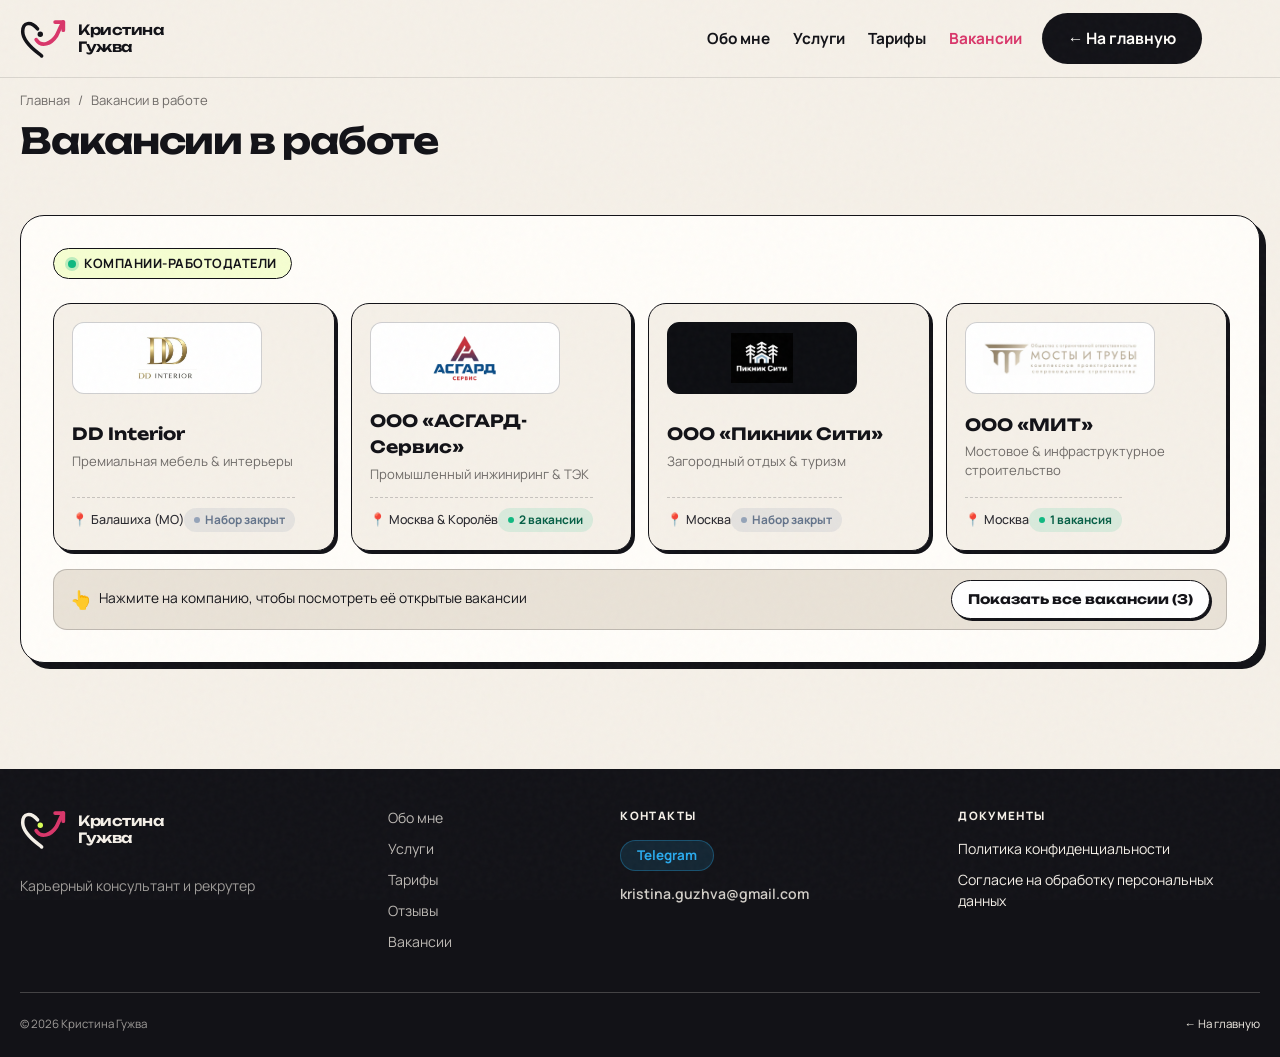
<file: vacancies.html>
<!doctype html>
<html lang="ru">
<head>
  <meta charset="utf-8">
  <meta name="viewport" content="width=device-width, initial-scale=1">
  <title>Вакансии в работе — Кристина Гужва | Карьерный эксперт и рекрутер</title>
  <meta name="description" content="Актуальные вакансии в работе у карьерного консультанта и хедхантера Кристины Гужвы. Прямой поиск специалистов для проверенных компаний.">
  <meta name="theme-color" content="#121217">

  <link rel="canonical" href="https://guzhvacareer.ru/vacancies.html">
  <link rel="icon" href="assets/icons/favicon.svg" type="image/svg+xml">
  <link rel="manifest" href="site.webmanifest">

  <meta property="og:locale" content="ru_RU">
  <meta property="og:type" content="website">
  <meta property="og:site_name" content="Кристина Гужва — карьерный консультант и рекрутер">
  <meta property="og:title" content="Актуальные вакансии в работе — Кристина Гужва">
  <meta property="og:description" content="Прямой поиск специалистов и руководителей для проверенных компаний. Руководитель проектов, Инженер-сметчик и другие позиции.">
  <meta property="og:url" content="https://guzhvacareer.ru/vacancies.html">
  <meta property="og:image" content="https://guzhvacareer.ru/assets/images/og-cover.jpg">
  <meta property="og:image:width" content="1200">
  <meta property="og:image:height" content="630">
  <meta name="twitter:card" content="summary_large_image">
  <meta name="twitter:title" content="Вакансии в работе — Кристина Гужва">
  <meta name="twitter:description" content="Прямой поиск специалистов и руководителей для проверенных компаний.">
  <meta name="twitter:image" content="https://guzhvacareer.ru/assets/images/og-cover.jpg">

  <link rel="preload" href="assets/fonts/manrope-cyrillic.woff2" as="font" type="font/woff2" crossorigin>
  <link rel="preload" href="assets/fonts/unbounded-cyrillic.woff2" as="font" type="font/woff2" crossorigin>
  <link rel="stylesheet" href="css/styles.css?v=39">

  <!-- Yandex.Metrika counter -->
  <script type="text/javascript">
      (function(m,e,t,r,i,k,a){
          m[i]=m[i]||function(){(m[i].a=m[i].a||[]).push(arguments)};
          m[i].l=1*new Date();
          for (var j = 0; j < document.scripts.length; j++) {if (document.scripts[j].src === r) { return; }}
          k=e.createElement(t),a=e.getElementsByTagName(t)[0],k.async=1,k.src=r,a.parentNode.insertBefore(k,a)
      })(window, document,'script','https://mc.yandex.ru/metrika/tag.js?id=113225990', 'ym');

      ym(113225990, 'init', {ssr:true, webvisor:true, clickmap:true, ecommerce:"dataLayer", referrer: document.referrer, url: location.href, accurateTrackBounce:true, trackLinks:true});
  </script>
  <noscript><div><img src="https://mc.yandex.ru/watch/113225990" style="position:absolute; left:-9999px;" alt="" /></div></noscript>
  <!-- /Yandex.Metrika counter -->

  <script type="application/ld+json">
  {
    "@context": "https://schema.org",
    "@graph": [
      {
        "@type": "BreadcrumbList",
        "itemListElement": [
          {
            "@type": "ListItem",
            "position": 1,
            "name": "Главная",
            "item": "https://guzhvacareer.ru/"
          },
          {
            "@type": "ListItem",
            "position": 2,
            "name": "Вакансии в работе",
            "item": "https://guzhvacareer.ru/vacancies.html"
          }
        ]
      },
      {
        "@type": "JobPosting",
        "title": "Специалист по складскому учёту и техническому обслуживанию оборудования",
        "description": "Складской учёт ТМЦ, приёмка, хранение, выдача инструмента и техническое обслуживание промышленного оборудования (насосы, АВД, компрессоры, сварочное оборудование) на базе компании в г. Королёв.",
        "identifier": {
          "@type": "PropertyValue",
          "name": "ООО АСГАРД-Сервис",
          "value": "139616213"
        },
        "datePosted": "2026-11-18",
        "validThrough": "2027-03-01",
        "employmentType": "FULL_TIME",
        "hiringOrganization": {
          "@type": "Organization",
          "name": "ООО АСГАРД-Сервис",
          "sameAs": "https://guzhvacareer.ru/vacancies.html"
        },
        "jobLocation": {
          "@type": "Place",
          "address": {
            "@type": "PostalAddress",
            "addressLocality": "Королёв",
            "streetAddress": "г. Королёв, Московская область",
            "addressCountry": "RU"
          }
        },
        "baseSalary": {
          "@type": "MonetaryAmount",
          "currency": "RUB",
          "value": {
            "@type": "QuantitativeValue",
            "minValue": 130000,
            "unitText": "MONTH"
          }
        }
      },
      {
        "@type": "JobPosting",
        "title": "Руководитель проектов",
        "description": "Управление проектами в сфере промышленного строительства и инжиниринга. Контроль сроков, бюджетов, взаимодействие с заказчиками и координация проектных команд.",
        "identifier": {
          "@type": "PropertyValue",
          "name": "ООО АСГАРД-Сервис",
          "value": "136577589"
        },
        "datePosted": "2026-10-14",
        "validThrough": "2027-01-01",
        "employmentType": "FULL_TIME",
        "hiringOrganization": {
          "@type": "Organization",
          "name": "ООО АСГАРД-Сервис",
          "sameAs": "https://guzhvacareer.ru/vacancies.html"
        },
        "jobLocation": {
          "@type": "Place",
          "address": {
            "@type": "PostalAddress",
            "addressLocality": "Москва",
            "addressCountry": "RU"
          }
        },
        "baseSalary": {
          "@type": "MonetaryAmount",
          "currency": "RUB",
          "value": {
            "@type": "QuantitativeValue",
            "minValue": 200000,
            "maxValue": 250000,
            "unitText": "MONTH"
          }
        }
      }
    ]
  }
  </script>

  <style>
    *, *::before, *::after {
      box-sizing: border-box;
    }

    /* Отступ страницы с учетом фиксированной шапки */
    .vacancies-page-hero {
      padding-top: calc(var(--header-height, 78px) + 12px);
      padding-bottom: 8px;
    }
    @media (max-width: 679.98px) {
      .vacancies-page-hero {
      padding-top: calc(var(--header-height, 78px) + 12px);
      padding-bottom: 8px;
    }
      .vacancy-card {
        padding: 18px 16px;
        border-radius: 18px;
        box-shadow: 5px 5px 0 var(--magenta);
      }
      .vacancy-tags-row {
        flex-direction: column;
        align-items: stretch;
        gap: 10px;
      }
      .vacancy-salary-badge {
        font-size: 1.05rem;
        padding: 6px 14px;
        box-sizing: border-box;
        width: 100%;
        text-align: center;
      }
      .vacancy-title-row {
        flex-direction: column;
        align-items: stretch;
        gap: 12px;
      }
      .vacancy-toggle-btn {
        width: 100%;
        justify-content: center;
        padding: 10px 18px;
        font-size: 0.9rem;
      }
      .vacancy-conditions-grid {
        grid-template-columns: 1fr;
      }
      .vacancy-card-footer {
        flex-direction: column;
        align-items: stretch;
        gap: 10px;
      }
      .btn-apply-main {
        width: 100%;
        padding: 13px 20px;
        font-size: 0.94rem;
      }
      .btn-apply-hh {
        width: 100%;
        padding: 12px 20px;
        font-size: 0.94rem;
      }
      .form-input {
        font-size: 16px !important; /* Prevents auto-zoom on iOS Safari */
      }
    }

    .vacancies-breadcrumbs {
      display: flex;
      align-items: center;
      gap: 8px;
      font-size: 0.82rem;
      color: var(--muted);
      margin-bottom: 10px;
    }
    .vacancies-breadcrumbs a {
      color: var(--muted);
      text-decoration: none;
      transition: color 0.2s ease;
    }
    .vacancies-breadcrumbs a:hover {
      color: var(--ink);
    }

    .vacancies-hero-title {
      font-family: var(--font-heading);
      font-size: clamp(1.6rem, 2.8vw, 2.4rem);
      line-height: 1.18;
      letter-spacing: -0.04em;
      color: var(--ink);
      margin: 0;
    }

    /* Секция со списком вакансий */
    .vacancies-list-section {
      padding: clamp(24px, 4vw, 44px) 0 70px;
    }

    /* Карточка вакансии */
    .vacancy-card {
      background: var(--white);
      border: 1.5px solid var(--ink);
      border-radius: 24px;
      padding: clamp(18px, 2.8vw, 30px);
      box-shadow: 7px 7px 0 var(--magenta);
      margin-bottom: 20px;
      transition: transform 0.2s ease, box-shadow 0.2s ease;
    }
    .vacancy-card:hover {
      box-shadow: 9px 9px 0 var(--ink);
      transform: translateY(-2px);
    }

    .vacancy-card-header {
      cursor: pointer;
      user-select: none;
      transition: all 0.2s ease;
      outline: none;
    }
    .vacancy-card-header:focus-visible {
      outline: 2px solid var(--magenta);
      outline-offset: 4px;
      border-radius: 12px;
    }
    .vacancy-card.is-open .vacancy-card-header {
      padding-bottom: 18px;
      border-bottom: 1px solid var(--line);
    }

    .vacancy-tags-row {
      display: flex;
      flex-wrap: wrap;
      align-items: center;
      justify-content: space-between;
      gap: 12px;
      margin-bottom: 12px;
    }
    .vacancy-tags-left {
      display: flex;
      flex-wrap: wrap;
      gap: 8px;
    }
    .vacancy-badge {
      font-size: 0.78rem;
      font-weight: 700;
      padding: 5px 12px;
      border-radius: 999px;
      background: var(--paper-deep);
      color: var(--ink);
    }
    .vacancy-badge-hot {
      background: var(--magenta);
      color: #fff;
    }
    .vacancy-salary-badge {
      font-family: var(--font-heading);
      font-size: clamp(1.05rem, 1.4vw, 1.25rem);
      font-weight: 700;
      color: var(--magenta-dark);
      background: rgba(217, 54, 106, 0.08);
      padding: 6px 16px;
      border-radius: 12px;
      border: 1px solid rgba(217, 54, 106, 0.2);
    }

    .vacancy-title-row {
      display: flex;
      align-items: center;
      justify-content: space-between;
      gap: 16px;
    }
    .vacancy-title-group {
      flex: 1;
      min-width: 0;
    }
    .vacancy-title {
      font-family: var(--font-heading);
      font-size: clamp(1.35rem, 2.1vw, 1.85rem);
      line-height: 1.22;
      letter-spacing: -0.03em;
      color: var(--ink);
      margin-bottom: 6px;
    }
    .vacancy-company-sub {
      font-size: 0.96rem;
      color: var(--muted);
      font-weight: 500;
      line-height: 1.5;
      margin: 0;
    }

    .vacancy-toggle-btn {
      display: inline-flex;
      align-items: center;
      gap: 8px;
      padding: 9px 18px;
      background: var(--paper-deep);
      color: var(--ink);
      border: 2px solid var(--ink);
      border-radius: 999px;
      font-family: var(--font-heading);
      font-size: 0.86rem;
      font-weight: 700;
      cursor: pointer;
      flex-shrink: 0;
      box-shadow: 2.5px 2.5px 0 var(--magenta);
      transition: transform 0.2s ease, box-shadow 0.2s ease, background 0.2s ease, color 0.2s ease;
      white-space: nowrap;
    }
    .vacancy-toggle-btn:hover,
    .vacancy-card-header:hover .vacancy-toggle-btn {
      background: var(--ink);
      color: #ffffff;
      box-shadow: 3.5px 3.5px 0 var(--magenta);
      transform: translate(-1px, -1px);
    }
    .vacancy-toggle-btn .toggle-icon {
      font-size: 0.95rem;
      line-height: 1;
      transition: transform 0.25s ease;
    }
    .vacancy-card.is-open .vacancy-toggle-btn .toggle-icon {
      transform: rotate(180deg);
    }
    .vacancy-card.is-open .vacancy-toggle-btn {
      background: var(--magenta);
      color: #ffffff;
      border-color: var(--ink);
      box-shadow: 2.5px 2.5px 0 var(--ink);
    }

    /* Тело вакансии */
    .vacancy-card-body {
      margin-top: 22px;
      animation: vacFadeIn 0.25s ease-out;
    }
    .vacancy-card-body[hidden] {
      display: none !important;
    }
    @keyframes vacFadeIn {
      from {
        opacity: 0;
        transform: translateY(-6px);
      }
      to {
        opacity: 1;
        transform: translateY(0);
      }
    }

    /* Блоки с описанием вакансии */
    .vacancy-section-block {
      margin-bottom: 22px;
    }
    .vacancy-section-title {
      display: flex;
      align-items: center;
      gap: 8px;
      font-family: var(--font-heading);
      font-size: 1rem;
      color: var(--ink);
      margin-bottom: 10px;
    }
    .vacancy-section-title .title-icon {
      font-size: 1.1rem;
    }
    .vacancy-lead-text {
      font-size: 0.93rem;
      line-height: 1.6;
      color: var(--ink-soft);
      margin-bottom: 10px;
    }

    /* Акцентная плашка фокуса */
    .vacancy-focus-box {
      background: rgba(216, 255, 87, 0.18);
      border: 1.5px solid rgba(18, 18, 23, 0.12);
      border-left: 5px solid var(--ink);
      border-radius: 14px;
      padding: 14px 18px;
      margin-bottom: 22px;
    }
    .vacancy-focus-box h4 {
      font-size: 0.88rem;
      font-weight: 700;
      color: var(--ink);
      margin-bottom: 6px;
      text-transform: uppercase;
      letter-spacing: 0.03em;
    }

    /* Списки с маркерами */
    .vacancy-styled-list {
      list-style: none;
      padding: 0;
      margin: 0;
      display: flex;
      flex-direction: column;
      gap: 8px;
    }
    .vacancy-styled-list li {
      position: relative;
      padding-left: 24px;
      font-size: 0.92rem;
      line-height: 1.5;
      color: var(--ink-soft);
    }
    .vacancy-styled-list li::before {
      content: "✓";
      position: absolute;
      left: 0;
      top: 1px;
      width: 17px;
      height: 17px;
      border-radius: 50%;
      background: var(--paper-deep);
      color: var(--magenta-dark);
      font-size: 0.7rem;
      font-weight: 800;
      display: flex;
      align-items: center;
      justify-content: center;
    }
    .vacancy-styled-list.list-tasks li::before {
      content: "→";
      color: var(--ink);
    }

    /* Блок условий */
    .vacancy-conditions-grid {
      display: grid;
      grid-template-columns: repeat(auto-fit, minmax(220px, 1fr));
      gap: 10px;
      margin-top: 8px;
    }
    .condition-chip {
      background: var(--paper);
      border: 1px solid var(--line);
      border-radius: 12px;
      padding: 10px 14px;
      font-size: 0.86rem;
      line-height: 1.45;
      color: var(--ink);
    }
    .condition-chip strong {
      display: block;
      color: var(--ink);
      margin-bottom: 2px;
      font-size: 0.78rem;
      text-transform: uppercase;
      letter-spacing: 0.03em;
      color: var(--muted);
    }

    /* Этапы отбора */
    .selection-steps {
      display: flex;
      flex-wrap: wrap;
      gap: 8px;
      margin-top: 8px;
    }
    .selection-step-item {
      display: inline-flex;
      align-items: center;
      gap: 8px;
      background: var(--paper);
      border: 1px solid var(--line);
      border-radius: 999px;
      padding: 6px 14px;
      font-size: 0.84rem;
      color: var(--ink);
    }
    .step-num {
      width: 18px;
      height: 18px;
      border-radius: 50%;
      background: var(--ink);
      color: #fff;
      font-size: 0.7rem;
      font-weight: 700;
      display: flex;
      align-items: center;
      justify-content: center;
    }

    /* Нижняя панель карточки */
    .vacancy-card-footer {
      margin-top: 28px;
      padding-top: 20px;
      border-top: 1px solid var(--line);
      display: flex;
      flex-wrap: wrap;
      align-items: center;
      gap: 12px;
    }
    .btn-apply-main {
      display: inline-flex;
      align-items: center;
      justify-content: center;
      gap: 8px;
      padding: 13px 28px;
      background: var(--ink);
      color: var(--white);
      border: 2px solid var(--ink);
      border-radius: 999px;
      font-family: var(--font-heading);
      font-size: 0.94rem;
      font-weight: 700;
      cursor: pointer;
      text-decoration: none;
      box-shadow: 4px 4px 0 var(--magenta);
      transition: transform 0.2s ease, box-shadow 0.2s ease, background 0.2s ease;
    }
    .btn-apply-main:hover {
      background: var(--magenta);
      color: #fff;
      transform: translate(-2px, -2px);
      box-shadow: 6px 6px 0 var(--ink);
    }
    .btn-apply-main:active {
      transform: translate(2px, 2px);
      box-shadow: 2px 2px 0 var(--ink);
    }

    /* Кнопка hh.ru */
    .btn-apply-hh {
      display: inline-flex;
      align-items: center;
      justify-content: center;
      gap: 8px;
      padding: 12px 24px;
      background: #ffffff;
      color: var(--ink);
      border: 2px solid var(--ink);
      border-radius: 999px;
      font-family: var(--font-heading);
      font-size: 0.94rem;
      font-weight: 700;
      cursor: pointer;
      text-decoration: none;
      box-shadow: 4px 4px 0 var(--ink);
      transition: transform 0.2s ease, box-shadow 0.2s ease, background 0.2s ease, border-color 0.2s ease, color 0.2s ease;
    }
    .btn-apply-hh:hover {
      background: #fff5f5;
      border-color: #d6001c;
      color: #d6001c;
      transform: translate(-2px, -2px);
      box-shadow: 6px 6px 0 var(--ink);
    }
    .btn-apply-hh:active {
      transform: translate(2px, 2px);
      box-shadow: 2px 2px 0 var(--ink);
    }
    .hh-logo-badge {
      display: inline-flex;
      align-items: center;
      justify-content: center;
      width: 20px;
      height: 20px;
      border-radius: 50%;
      background: #d6001c;
      color: #ffffff;
      font-family: -apple-system, BlinkMacSystemFont, "Segoe UI", Roboto, Helvetica, Arial, sans-serif;
      font-size: 0.68rem;
      font-weight: 900;
      line-height: 1;
      letter-spacing: -0.04em;
      flex-shrink: 0;
      transition: transform 0.2s ease;
    }
    .btn-apply-hh:hover .hh-logo-badge {
      transform: scale(1.08);
    }
    .hh-arrow {
      font-size: 1rem;
      line-height: 1;
      transition: transform 0.2s ease;
    }
    .btn-apply-hh:hover .hh-arrow {
      transform: translate(2px, -2px);
    }

    /* МОДАЛЬНОЕ ОКНО - КОМПАКТНОЕ И ВЫСОКОКОНТРАСТНОЕ */
    .vacancy-dialog {
      width: min(calc(100% - 20px), 540px);
      max-width: 540px;
      max-height: min(94vh, 700px);
      margin: auto;
      padding: 0;
      color: #121217;
      background: #fbf9f5;
      border: 2px solid #121217;
      border-radius: 20px;
      box-shadow: 8px 8px 0 var(--magenta);
      overflow: hidden;
    }
    .vacancy-dialog::backdrop {
      background: rgba(18, 18, 23, 0.78);
      backdrop-filter: blur(6px);
    }
    .vacancy-dialog-inner {
      position: relative;
      padding: 16px 20px 20px;
      max-height: min(94vh, 700px);
      overflow-y: auto;
      scrollbar-width: thin;
      background: #fbf9f5;
      color: #121217;
    }
    @media (max-width: 480px) {
      .vacancy-dialog-inner {
        padding: 14px 14px 18px;
      }
    }
    .vacancy-dialog-close {
      position: absolute;
      top: 12px;
      right: 12px;
      display: flex;
      width: 30px;
      height: 30px;
      align-items: center;
      justify-content: center;
      background: #ffffff;
      border: 2px solid #121217;
      border-radius: 50%;
      cursor: pointer;
      font-size: 0.95rem;
      line-height: 1;
      font-weight: 800;
      color: #121217;
      transition: background 0.2s ease, transform 0.2s ease;
      z-index: 5;
    }
    .vacancy-dialog-close:hover {
      background: var(--paper-deep);
      transform: scale(1.05);
    }

    .modal-kicker {
      font-size: 0.74rem;
      text-transform: uppercase;
      letter-spacing: 0.05em;
      color: var(--muted);
      margin: 0 0 2px;
      font-weight: 800;
    }
    .modal-title {
      font-family: var(--font-heading);
      font-size: clamp(1.15rem, 1.8vw, 1.35rem);
      line-height: 1.25;
      color: #121217;
      margin: 0 0 2px;
      padding-right: 28px;
    }
    .modal-subtitle {
      font-size: 0.8rem;
      color: var(--muted);
      margin: 0 0 12px;
    }

    /* Поля формы - четкие контуры и компактность */
    .form-grid {
      display: flex;
      flex-direction: column;
      gap: 10px;
      margin-bottom: 10px;
    }
    .form-field {
      display: flex;
      flex-direction: column;
      gap: 3px;
    }
    .form-row-2 {
      display: grid;
      grid-template-columns: 1fr 1fr;
      gap: 10px;
    }
    @media (max-width: 480px) {
      .form-row-2 {
        grid-template-columns: 1fr;
        gap: 8px;
      }
    }
    .form-label {
      font-size: 0.82rem;
      font-weight: 800;
      color: #121217;
      display: flex;
      align-items: center;
      gap: 3px;
    }
    .form-label span {
      color: var(--magenta);
      font-weight: 900;
    }

    /* Четкие контуры инпутов */
    .form-input {
      width: 100%;
      padding: 9px 12px;
      background: #ffffff !important;
      border: 2px solid #121217 !important;
      border-radius: 9px;
      font-family: inherit;
      font-size: 0.9rem;
      color: #121217;
      box-shadow: 2px 2px 0 rgba(18, 18, 23, 0.06);
      transition: border-color 0.2s ease, box-shadow 0.2s ease;
    }
    .form-input::placeholder {
      color: #71717a;
      opacity: 1;
    }
    .form-input:focus {
      outline: none;
      border-color: var(--magenta) !important;
      box-shadow: 0 0 0 3px rgba(217, 54, 106, 0.18) !important;
    }

    /* Мессенджеры */
    .messenger-pills-row {
      display: flex;
      flex-wrap: wrap;
      gap: 6px;
      margin-bottom: 2px;
    }
    .messenger-pill-radio {
      cursor: pointer;
    }
    .messenger-pill-radio input {
      position: absolute;
      opacity: 0;
      pointer-events: none;
    }
    .messenger-pill-text {
      display: inline-flex;
      align-items: center;
      gap: 4px;
      padding: 6px 12px;
      background: #ffffff;
      border: 2px solid #121217;
      border-radius: 999px;
      font-size: 0.82rem;
      font-weight: 700;
      color: #121217;
      box-shadow: 1px 1px 0 rgba(18, 18, 23, 0.1);
      transition: all 0.15s ease;
    }
    .messenger-pill-radio:hover .messenger-pill-text {
      background: #f0ede6;
    }
    .messenger-pill-radio input:checked + .messenger-pill-text {
      background: #121217;
      color: #ffffff;
      border-color: #121217;
      box-shadow: 2px 2px 0 var(--magenta);
    }

    /* Зона загрузки резюме - компактная и четкая */
    .resume-dropzone {
      position: relative;
      border: 2px dashed #121217;
      border-radius: 10px;
      background: #ffffff;
      padding: 10px 14px;
      text-align: center;
      cursor: pointer;
      display: flex;
      align-items: center;
      justify-content: center;
      gap: 10px;
      transition: border-color 0.2s ease, background-color 0.2s ease;
    }
    .resume-dropzone:hover, .resume-dropzone.is-dragover {
      border-color: var(--magenta);
      background: rgba(217, 54, 106, 0.04);
    }
    .resume-dropzone input[type="file"] {
      position: absolute;
      inset: 0;
      opacity: 0;
      cursor: pointer;
      width: 100%;
      height: 100%;
    }
    .dropzone-icon {
      font-size: 1.4rem;
      flex-shrink: 0;
    }
    .dropzone-text-group {
      text-align: left;
    }
    .dropzone-text {
      font-size: 0.84rem;
      font-weight: 700;
      color: #121217;
      margin: 0;
      line-height: 1.3;
    }
    .dropzone-sub {
      font-size: 0.74rem;
      color: #71717a;
      margin: 0;
    }
    .selected-file-info {
      margin-top: 6px;
      display: flex;
      align-items: center;
      justify-content: space-between;
      background: #eafaf1;
      border: 1.5px solid #2e7d32;
      border-radius: 8px;
      padding: 6px 12px;
      font-size: 0.82rem;
      font-weight: 700;
      color: #1b5e20;
    }
    .file-remove-btn {
      background: none;
      border: none;
      color: #c62828;
      cursor: pointer;
      font-weight: 800;
      font-size: 1rem;
      padding: 0 4px;
      line-height: 1;
    }
    .field-error-msg {
      font-size: 0.76rem;
      color: #d32f2f;
      font-weight: 600;
      margin-top: 2px;
      min-height: 0;
    }
    .field-error-msg:empty {
      display: none;
    }

    /* Согласие и кнопка */
    .modal-consent-row {
      margin: 4px 0 12px;
    }
    .consent-label {
      display: flex;
      align-items: flex-start;
      gap: 8px;
      font-size: 0.77rem;
      line-height: 1.4;
      color: var(--muted);
      cursor: pointer;
    }
    .consent-label input {
      margin-top: 2px;
      accent-color: #121217;
    }
    .btn-submit-vacancy {
      width: 100%;
      padding: 12px 20px;
      background: #121217;
      color: #ffffff;
      border: 2px solid #121217;
      border-radius: 999px;
      font-family: var(--font-heading);
      font-size: 0.94rem;
      font-weight: 700;
      cursor: pointer;
      box-shadow: 4px 4px 0 var(--magenta);
      transition: all 0.2s ease;
    }
    .btn-submit-vacancy:hover {
      background: var(--magenta);
      transform: translate(-1px, -1px);
      box-shadow: 5px 5px 0 #121217;
    }
    .btn-submit-vacancy:disabled {
      opacity: 0.6;
      cursor: not-allowed;
    }

    /* Экран успеха */
    .vacancy-success-card {
      text-align: center;
      padding: 20px 10px;
    }
    .success-badge-icon {
      width: 52px;
      height: 52px;
      border-radius: 50%;
      background: var(--lime);
      color: #121217;
      font-size: 1.6rem;
      display: flex;
      align-items: center;
      justify-content: center;
      margin: 0 auto 12px;
      border: 2px solid #121217;
    }
  
    /* ==========================================================================
       БЛОК КОМПАНИЙ-КЛИЕНТОВ (ШОУКЕЙС РАБОТОДАТЕЛЕЙ)
       ========================================================================== */
    .clients-showcase-box {
      background: var(--white);
      border: 1.5px solid var(--ink);
      border-radius: 24px;
      padding: clamp(20px, 3.2vw, 32px);
      box-shadow: 6px 6px 0 var(--ink);
      margin-bottom: clamp(24px, 3.5vw, 36px);
      position: relative;
    }
    .clients-showcase-top {
      display: flex;
      flex-wrap: wrap;
      align-items: flex-end;
      justify-content: space-between;
      gap: 16px;
      margin-bottom: 22px;
      padding-bottom: 18px;
      border-bottom: 1px solid var(--line);
    }
    .clients-showcase-titles {
      max-width: 680px;
    }
    .clients-badge {
      display: inline-flex;
      align-items: center;
      gap: 8px;
      padding: 5px 14px;
      background: rgba(216, 255, 87, 0.25);
      border: 1.5px solid var(--ink);
      border-radius: 999px;
      font-size: 0.8rem;
      font-weight: 700;
      color: var(--ink);
      margin-bottom: 10px;
      text-transform: uppercase;
      letter-spacing: 0.04em;
    }
    .clients-badge-dot {
      width: 8px;
      height: 8px;
      border-radius: 50%;
      background: #10b981;
      box-shadow: 0 0 0 3px rgba(16, 185, 129, 0.25);
      animation: pulseLiveDot 2s infinite;
    }
    @keyframes pulseLiveDot {
      0%, 100% { transform: scale(1); opacity: 1; }
      50% { transform: scale(1.3); opacity: 0.7; }
    }
    .clients-main-title {
      font-family: var(--font-heading);
      font-size: clamp(1.35rem, 2.2vw, 1.85rem);
      line-height: 1.25;
      letter-spacing: -0.03em;
      color: var(--ink);
      margin: 0 0 8px;
    }
    .clients-desc {
      font-size: 0.94rem;
      line-height: 1.55;
      color: var(--muted);
      margin: 0;
    }

    /* Сетка карточек компаний */
    .clients-cards-grid {
      display: grid;
      grid-template-columns: repeat(4, 1fr);
      gap: 16px;
    }
    @media (max-width: 1100px) {
      .clients-cards-grid {
        grid-template-columns: repeat(2, 1fr);
        gap: 14px;
      }
    }
    @media (max-width: 900px) {
      .clients-cards-grid {
        grid-template-columns: 1fr;
        gap: 12px;
      }
    }

    .client-card-btn {
      background: var(--paper);
      border: 1.5px solid var(--ink);
      border-radius: 18px;
      padding: 18px;
      text-align: left;
      cursor: pointer;
      display: flex;
      flex-direction: column;
      justify-content: space-between;
      gap: 14px;
      transition: all 0.22s cubic-bezier(0.16, 1, 0.3, 1);
      box-shadow: 3px 3px 0 var(--ink);
      position: relative;
      outline: none;
      width: 100%;
    }
    .client-card-btn:hover {
      background: #ffffff;
      transform: translateY(-3px);
      box-shadow: 6px 6px 0 var(--magenta);
    }
    .client-card-btn:focus-visible {
      outline: 2px solid var(--magenta);
      outline-offset: 3px;
    }
    .client-card-btn.is-active {
      background: #ffffff;
      border-color: var(--ink);
      border-width: 2px;
      box-shadow: 6px 6px 0 var(--magenta);
      transform: translateY(-2px);
    }
    .client-card-btn.is-active::after {
      content: "✓ Выбрана";
      position: absolute;
      top: -10px;
      right: 14px;
      background: var(--magenta);
      color: #ffffff;
      font-size: 0.72rem;
      font-weight: 800;
      padding: 3px 10px;
      border-radius: 999px;
      border: 1.5px solid var(--ink);
      letter-spacing: 0.02em;
    }

    .client-card-logo-area {
      height: 72px;
      background: #ffffff;
      border: 1px solid var(--line);
      border-radius: 12px;
      display: flex;
      align-items: center;
      justify-content: center;
      padding: 10px 14px;
      overflow: hidden;
    }
    .client-card-logo-area.logo-dark-theme {
      background: #0d0e12;
      border-color: #0d0e12;
    }
    .client-card-logo-area img {
      max-width: 100%;
      max-height: 100%;
      object-fit: contain;
      transition: transform 0.25s ease;
    }
    .client-card-btn:hover .client-card-logo-area img {
      transform: scale(1.04);
    }

    .client-card-meta {
      display: flex;
      flex-direction: column;
      gap: 4px;
    }
    .client-card-name-row {
      display: flex;
      align-items: center;
      justify-content: space-between;
      gap: 8px;
    }
    .client-card-name {
      font-family: var(--font-heading);
      font-size: 1.05rem;
      font-weight: 700;
      color: var(--ink);
      margin: 0;
    }
    .client-card-industry {
      font-size: 0.82rem;
      color: var(--muted);
      line-height: 1.4;
      margin: 0;
    }

    .client-card-footer {
      display: flex;
      align-items: center;
      justify-content: space-between;
      padding-top: 10px;
      border-top: 1px dashed var(--line);
      font-size: 0.78rem;
    }
    .client-card-location {
      color: var(--ink-soft);
      font-weight: 500;
    }
    .client-card-vac-pill {
      display: inline-flex;
      align-items: center;
      gap: 5px;
      padding: 3px 10px;
      border-radius: 999px;
      background: rgba(16, 185, 129, 0.12);
      color: #065f46;
      font-weight: 700;
      font-size: 0.74rem;
    }
    .client-card-vac-pill .pill-dot {
      width: 6px;
      height: 6px;
      border-radius: 50%;
      background: #10b981;
    }
    .client-card-vac-pill.is-closed {
      background: rgba(148, 163, 184, 0.18);
      color: #64748b;
    }
    .client-card-vac-pill.is-closed .pill-dot {
      background: #94a3b8;
    }
    .vacancy-empty-card {
      background: #ffffff;
      border: 2px dashed var(--line);
      border-radius: 20px;
      padding: 32px 28px;
      margin-bottom: 20px;
    }
    .vacancy-empty-inner h3 {
      font-family: var(--font-heading);
      font-size: 1.35rem;
      font-weight: 700;
      color: var(--ink);
      margin: 14px 0 8px 0;
    }
    .vacancy-empty-inner p {
      font-size: 0.95rem;
      line-height: 1.55;
      color: var(--ink-soft);
      max-width: 680px;
      margin: 0 0 20px 0;
    }

    /* Нижняя панель фильтра */
    .clients-filter-bar {
      margin-top: 18px;
      display: flex;
      flex-wrap: wrap;
      align-items: center;
      justify-content: space-between;
      gap: 12px;
      background: var(--paper-deep);
      border: 1px solid var(--line);
      border-radius: 14px;
      padding: 10px 16px;
    }
    .btn-reset-filter {
      display: inline-flex;
      align-items: center;
      gap: 8px;
      padding: 8px 16px;
      background: #ffffff;
      border: 1.5px solid var(--ink);
      border-radius: 999px;
      font-family: var(--font-heading);
      font-size: 0.82rem;
      font-weight: 700;
      color: var(--ink);
      cursor: pointer;
      box-shadow: 2px 2px 0 var(--ink);
      transition: all 0.2s ease;
    }
    .btn-reset-filter:hover {
      background: var(--ink);
      color: #ffffff;
      box-shadow: 3px 3px 0 var(--magenta);
    }
    .btn-reset-filter.is-active {
      background: var(--ink);
      color: #ffffff;
      box-shadow: 3px 3px 0 var(--magenta);
    }
    .filter-active-label {
      font-size: 0.86rem;
      color: var(--ink);
    }
    .filter-active-label strong {
      color: var(--magenta-dark);
      font-weight: 700;
    }

    /* Логотип в шапке карточки вакансии */
    .vacancy-company-logo-badge {
      display: inline-flex;
      align-items: center;
      gap: 10px;
      padding: 4px 12px 4px 6px;
      background: var(--paper-deep);
      border: 1px solid var(--line);
      border-radius: 10px;
      margin-bottom: 8px;
    }
    .mini-logo-box {
      width: 38px;
      height: 28px;
      background: #ffffff;
      border-radius: 6px;
      display: flex;
      align-items: center;
      justify-content: center;
      padding: 2px;
      border: 1px solid rgba(18, 18, 23, 0.08);
      overflow: hidden;
    }
    .mini-logo-box.dark-bg {
      background: #0d0e12;
    }
    .mini-logo-box img {
      max-width: 100%;
      max-height: 100%;
      object-fit: contain;
    }
    .company-badge-name {
      font-size: 0.82rem;
      font-weight: 700;
      color: var(--ink);
    }

    /* Анимация переключения вакансий */
    .vacancy-card {
      transition: opacity 0.25s ease, transform 0.25s ease, box-shadow 0.2s ease;
    }
    .vacancy-card.is-filtered-out {
      display: none !important;
    }

  
    .clients-showcase-top-clean {
      display: flex;
      align-items: center;
      justify-content: space-between;
      margin-bottom: 14px;
    }
    .filter-hint-icon {
      font-size: 1.1rem;
      vertical-align: middle;
      margin-right: 4px;
    }
    .client-card-btn {
      cursor: pointer;
    }
    .vacancies-container {
      margin-top: 20px;
    }

  </style>
</head>
<body>
  <a class="skip-link" href="#main">Перейти к содержанию</a>

  <!-- Header -->
  <header class="site-header" data-header>
    <div class="shell header-inner">
      <a class="brand" href="index.html" aria-label="Кристина Гужва - на главную">
        <span class="brand-mark" aria-hidden="true">
          <svg viewBox="6 7 34 29" fill="none" xmlns="http://www.w3.org/2000/svg">
            <path d="M19 14 C14 8, 8 9, 8 16 C8 25, 20 32, 22 34" stroke="var(--ink)" stroke-width="2.6" stroke-linecap="round"/>
            <path d="M18 22 C22 28, 29 25, 33 19 C35 15, 36 12, 38 9" stroke="var(--magenta)" stroke-width="2.8" stroke-linecap="round"/>
            <path d="M32 9 H38 V15" stroke="var(--magenta)" stroke-width="2.8" stroke-linecap="round" stroke-linejoin="round"/>
            <circle cx="21" cy="18" r="2.0" fill="var(--ink)"/>
          </svg>
        </span>
        <span>Кристина<br>Гужва</span>
      </a>

      <div class="header-actions">
        <nav class="site-nav" aria-label="Основная навигация">
          <a href="index.html#about">Обо мне</a>
          <a href="index.html#services">Услуги</a>
          <a href="index.html#prices">Тарифы</a>
          <a href="vacancies.html" style="color: var(--magenta); font-weight: 700;">Вакансии</a>
        </nav>

        <a class="nav-cta" href="index.html">← На главную</a>
      </div>
    </div>
  </header>

  <main id="main">
    <!-- Hero страницы (лаконичный) -->
    <section class="vacancies-page-hero">
      <div class="shell">
        <nav class="vacancies-breadcrumbs" aria-label="Хлебные крошки">
          <a href="index.html">Главная</a>
          <span aria-hidden="true">/</span>
          <span>Вакансии в работе</span>
        </nav>
        <h1 class="vacancies-hero-title">Вакансии в работе</h1>
      </div>
    </section>

    <!-- Список вакансий -->
    <section class="vacancies-list-section">
      <div class="shell">

      <!-- БЛОК КОМПАНИЙ-КЛИЕНТОВ (РАБОТОДАТЕЛЕЙ) -->
      <div class="clients-showcase-box reveal" id="clients-section">
        <div class="clients-showcase-top-clean">
          <div class="clients-badge">
            <span class="clients-badge-dot"></span>
            <span>Компании-работодатели</span>
          </div>
        </div>

        <!-- Карточки компаний-клиентов -->
        <div class="clients-cards-grid" role="tablist" aria-label="Компании-работодатели">
          
          <!-- 1. DD Interior -->
          <button type="button" class="client-card-btn" data-client="dd-interior" role="tab" aria-selected="false" aria-controls="vacancies-container">
            <div class="client-card-logo-area">
              <img src="assets/images/clients/dd-interior.webp" alt="DD Interior" width="160" height="60" loading="eager">
            </div>
            <div class="client-card-meta">
              <div class="client-card-name-row">
                <h3 class="client-card-name">DD Interior</h3>
              </div>
              <p class="client-card-industry">Премиальная мебель & интерьеры</p>
            </div>
            <div class="client-card-footer">
              <span class="client-card-location">📍 Балашиха (МО)</span>
              <span class="client-card-vac-pill is-closed"><span class="pill-dot"></span> Набор закрыт</span>
            </div>
          </button>

          <!-- 2. ООО «АСГАРД-Сервис» -->
          <button type="button" class="client-card-btn" data-client="asgard-service" role="tab" aria-selected="false" aria-controls="vacancies-container">
            <div class="client-card-logo-area">
              <img src="assets/images/clients/asgard-service.webp" alt="ООО «АСГАРД-Сервис»" width="160" height="60" loading="eager">
            </div>
            <div class="client-card-meta">
              <div class="client-card-name-row">
                <h3 class="client-card-name">ООО «АСГАРД-Сервис»</h3>
              </div>
              <p class="client-card-industry">Промышленный инжиниринг & ТЭК</p>
            </div>
            <div class="client-card-footer">
              <span class="client-card-location">📍 Москва & Королёв</span>
              <span class="client-card-vac-pill"><span class="pill-dot"></span> 2 вакансии</span>
            </div>
          </button>

          <!-- 3. ООО «Пикник Сити» -->
          <button type="button" class="client-card-btn" data-client="picnic-city" role="tab" aria-selected="false" aria-controls="vacancies-container">
            <div class="client-card-logo-area logo-dark-theme">
              <img src="assets/images/clients/picnic-city.webp" alt="ООО «Пикник Сити»" width="160" height="60" loading="eager">
            </div>
            <div class="client-card-meta">
              <div class="client-card-name-row">
                <h3 class="client-card-name">ООО «Пикник Сити»</h3>
              </div>
              <p class="client-card-industry">Загородный отдых & туризм</p>
            </div>
            <div class="client-card-footer">
              <span class="client-card-location">📍 Москва</span>
              <span class="client-card-vac-pill is-closed"><span class="pill-dot"></span> Набор закрыт</span>
            </div>
          </button>

          <!-- 4. ООО «МИТ» -->
          <button type="button" class="client-card-btn" data-client="mit" role="tab" aria-selected="false" aria-controls="vacancies-container">
            <div class="client-card-logo-area">
              <img src="assets/images/clients/mit.webp" alt="ООО «МИТ»" width="160" height="60" loading="eager">
            </div>
            <div class="client-card-meta">
              <div class="client-card-name-row">
                <h3 class="client-card-name">ООО «МИТ»</h3>
              </div>
              <p class="client-card-industry">Мостовое & инфраструктурное строительство</p>
            </div>
            <div class="client-card-footer">
              <span class="client-card-location">📍 Москва</span>
              <span class="client-card-vac-pill"><span class="pill-dot"></span> 1 вакансия</span>
            </div>
          </button>

        </div>

        <!-- Нижняя панель быстрого переключения -->
        <div class="clients-filter-bar">
          <div class="filter-active-label" id="filter-active-label">
            <span class="filter-hint-icon">👆</span> Нажмите на компанию, чтобы посмотреть её открытые вакансии
          </div>
          <button type="button" class="btn-reset-filter" id="btn-show-all">
            <span>Показать все вакансии (3)</span>
          </button>
        </div>
      </div>

<div class="vacancies-container" id="vacancies-container">

        <!-- 1. DD INTERIOR (ВАКАНСИИ ЗАКРЫТЫ / КАДРОВЫЙ РЕЗЕРВ) -->
        <article class="vacancy-card vacancy-empty-card is-filtered-out" id="vac-empty-dd-interior" data-company="dd-interior">
          <div class="vacancy-empty-inner">
            <div class="vacancy-company-logo-badge">
              <div class="mini-logo-box">
                <img src="assets/images/clients/dd-interior.webp" alt="DD Interior" width="34" height="24">
              </div>
              <span class="company-badge-name">DD Interior — мебель и интерьеры премиум-класса</span>
            </div>
            <h3>Поиск успешно завершён</h3>
            <p>В компанию DD Interior поиск успешно завершён. Компания периодически открывает новые роли, поэтому вы можете отправить своё резюме в кадровый резерв через форму на сайте — мы свяжемся с вами при открытии подходящей позиции.</p>
            <div class="vacancy-card-footer" style="padding-top: 14px; border-top: none;">
              <button type="button" class="btn-apply-main" data-open-vacancy="Кадровый резерв (DD Interior)">
                <span>Отправить резюме в кадровый резерв</span>
                <span aria-hidden="true">→</span>
              </button>
            </div>
          </div>
        </article>




        <!-- 2. ВАКАНСИЯ: РУКОВОДИТЕЛЬ ПРОЕКТОВ (АСГАРД-Сервис) -->
        <article class="vacancy-card is-filtered-out" id="vac-project-manager-asgard" data-company="asgard-service">
          <div class="vacancy-card-header" role="button" tabindex="0" aria-expanded="false" aria-controls="vac-body-project-manager-asgard" aria-label="Раскрыть информацию о вакансии Руководитель проектов">
            <div class="vacancy-tags-row">
              <div class="vacancy-tags-left">
                <span class="vacancy-badge vacancy-badge-hot">🔥 Новая вакансия</span>
                <span class="vacancy-badge">Москва (м. Электрозаводская) + командировки ~40%</span>
                <span class="vacancy-badge">Промышленный инжиниринг</span>
                <span class="vacancy-badge">Опыт от 2–3 лет</span>
              </div>
              <div class="vacancy-salary-badge">от 200 000 ₽ на руки</div>
            </div>

            
            <div class="vacancy-company-logo-badge">
              <div class="mini-logo-box">
                <img src="assets/images/clients/asgard-service.webp" alt="АСГАРД-Сервис" width="34" height="24">
              </div>
              <span class="company-badge-name">ООО «АСГАРД-Сервис» — промышленный инжиниринг и сервис в ТЭК</span>
            </div>

            <div class="vacancy-title-row">
              <div class="vacancy-title-group">
                <h2 class="vacancy-title">Руководитель проектов</h2>
                <p class="vacancy-company-sub">ООО «АСГАРД-Сервис» — производство и поставка промышленного оборудования, технологический сервис, ремонт и монтаж в энергетике и нефтегазовом секторе</p>
              </div>
              <button type="button" class="vacancy-toggle-btn" aria-hidden="true" tabindex="-1">
                <span class="toggle-text">Подробнее о вакансии</span>
                <span class="toggle-icon" aria-hidden="true">▾</span>
              </button>
            </div>
          </div>

          <div class="vacancy-card-body" id="vac-body-project-manager-asgard" hidden>
            <!-- 1. О компании и роли -->
            <div class="vacancy-section-block">
              <p class="vacancy-lead-text">
                <strong>ООО «АСГАРД-Сервис»</strong> — инженерно-производственная компания, реализующая комплексные производственные и инженерно-технические задачи для предприятий энергетики, нефтепереработки, нефтехимии и нефтетранспортной отрасли как на стационарных промышленных объектах, так и на удалённых производственных площадках.
              </p>
              <p class="vacancy-lead-text">
                Мы расширяем команду и приглашаем к совместному развитию <strong>Руководителя проекта</strong> для полного ведения объектов по очистке и техническому обслуживанию технологического оборудования.
              </p>
            </div>

            <!-- 2. Фокус позиции -->
            <div class="vacancy-focus-box">
              <h4>🎯 Главный фокус позиции</h4>
              <ul class="vacancy-styled-list">
                <li>Полное ведение объекта «под ключ» от момента формирования договора до сдачи и подписания актов выполненных работ (очистка технологического оборудования на объектах нефтегазового сектора).</li>
                <li>Сквозная организация: расчет материалов, закупки, комплектование бригад, оперативное руководство на площадке и контроль соблюдения стандартов безопасности.</li>
              </ul>
            </div>

            <!-- 3. Чем предстоит заниматься -->
            <div class="vacancy-section-block">
              <h3 class="vacancy-section-title"><span class="title-icon">🛠</span> Чем предстоит управлять</h3>
              <ul class="vacancy-styled-list list-tasks">
                <li>Осуществлять ведение объекта «под ключ» с момента формирования договора до подписания актов выполненных работ (очистка технологического оборудования на предприятиях нефтегазового сектора).</li>
                <li>Вести переговоры с заказчиком на этапе подписания договора, согласования технологии выполнения работ, смет и сроков.</li>
                <li>Организовывать сборы на объект: рассчитывать материалы, закупки, контролировать комплектование бригад, вести полное документальное сопровождение.</li>
                <li>Искать и привлекать субподрядчиков по необходимости, взаимодействовать с заказчиком на всех этапах.</li>
                <li>Владеть всей информацией по объекту, прорабатывать и минимизировать потенциальные проектные риски.</li>
                <li>Выезжать на объект в составе бригады, контролировать работу на месте, взаимодействовать с персоналом заказчика, осуществлять документальное и регламентное сопровождение.</li>
              </ul>
            </div>

            <!-- 4. Требования -->
            <div class="vacancy-section-block">
              <h3 class="vacancy-section-title"><span class="title-icon">🔍</span> Опыт и навыки, которые для нас важны</h3>
              <ul class="vacancy-styled-list">
                <li>Высшее техническое образование (химическое или технологическое как преимущество).</li>
                <li>Релевантный опыт ведения объектов промышленного назначения (инженерия, сервис, монтаж) от 2-х лет.</li>
                <li>Опыт работы с объектами и предприятиями нефтегазового сектора крайне желателен.</li>
                <li>Знание промышленного оборудования (теплообменники, запорно-регулирующая арматура, технологические узлы).</li>
                <li>Опыт работы с технической и договорной документацией, сметами и актами.</li>
                <li>Умение выстраивать контакт с заказчиками разного уровня, оперативно ориентироваться в меняющихся условиях и находить нестандартные инженерные решения.</li>
                <li>Высокая мобильность и готовность к командировкам (около 40% рабочего времени).</li>
              </ul>
            </div>

            <!-- 5. Условия -->
            <div class="vacancy-section-block">
              <h3 class="vacancy-section-title"><span class="title-icon">🎁</span> Что мы предлагаем со своей стороны</h3>
              <div class="vacancy-conditions-grid">
                <div class="condition-chip">
                  <strong>Доход</strong>
                  Фиксированный оклад + % от реализованных проектов (от 200 000 ₽ на руки)
                </div>
                <div class="condition-chip">
                  <strong>Оформление</strong>
                  Официальное трудоустройство по ТК РФ с первого рабочего дня
                </div>
                <div class="condition-chip">
                  <strong>График</strong>
                  5/2 с 9:00 до 18:00
                </div>
                <div class="condition-chip">
                  <strong>Офис</strong>
                  Уютный офис в Москве рядом со станцией метро «Электрозаводская»
                </div>
                <div class="condition-chip">
                  <strong>Командировки</strong>
                  ~40% времени (с полной оплатой расходов и суточных)
                </div>
                <div class="condition-chip">
                  <strong>Перспективы</strong>
                  Реальный профессиональный и карьерный рост в растущей компании
                </div>
              </div>
            </div>

            <!-- 6. Этапы отбора -->
            <div class="vacancy-section-block">
              <h3 class="vacancy-section-title"><span class="title-icon">🚀</span> Процесс отбора</h3>
              <div class="selection-steps">
                <div class="selection-step-item"><span class="step-num">1</span> Онлайн-знакомство с HR-консультантом Кристиной Гужвой</div>
                <div class="selection-step-item"><span class="step-num">2</span> Встреча с техническим руководством ООО «АСГАРД-Сервис»</div>
                <div class="selection-step-item"><span class="step-num">3</span> Финальный оффер</div>
              </div>
            </div>

            <!-- КНОПКИ ОТКЛИКА -->
            <div class="vacancy-card-footer">
              <button type="button" class="btn-apply-main" data-open-vacancy="Руководитель проектов (АСГАРД-Сервис)">
                <span>Откликнуться</span>
                <span aria-hidden="true">→</span>
              </button>
              <a href="https://volgograd.hh.ru/vacancy/136577589?hhtmFromLabel=vacancy_item_title&amp;hhtmFrom=employer_vacancies" target="_blank" rel="noopener noreferrer" class="btn-apply-hh" aria-label="Открыть вакансию Руководитель проектов на hh.ru">
                <span class="hh-logo-badge" aria-hidden="true">hh</span>
                <span>hh.ru</span>
                <span class="hh-arrow" aria-hidden="true">↗</span>
              </a>
            </div>
          </div>
        </article>

        <!-- 2.2. ВАКАНСИЯ: СПЕЦИАЛИСТ ПО СКЛАДСКОМУ УЧЁТУ И ТО ОБОРУДОВАНИЯ (АСГАРД-Сервис) -->
        <article class="vacancy-card is-filtered-out" id="vac-warehouse-tech-asgard" data-company="asgard-service">
          <div class="vacancy-card-header" role="button" tabindex="0" aria-expanded="false" aria-controls="vac-body-warehouse-tech-asgard" aria-label="Раскрыть информацию о вакансии Специалист по складскому учёту и ТО оборудования">
            <div class="vacancy-tags-row">
              <div class="vacancy-tags-left">
                <span class="vacancy-badge vacancy-badge-hot">🔥 Новая вакансия</span>
                <span class="vacancy-badge">📍 г. Королёв (МО)</span>
                <span class="vacancy-badge">Склад &amp; ТО оборудования</span>
                <span class="vacancy-badge">⏱ 5/2 (9:00 – 18:00)</span>
                <span class="vacancy-badge">Опыт от 3 лет</span>
              </div>
              <div class="vacancy-salary-badge">от 130 000 ₽ на руки</div>
            </div>

            <div class="vacancy-company-logo-badge">
              <div class="mini-logo-box">
                <img src="assets/images/clients/asgard-service.webp" alt="АСГАРД-Сервис" width="34" height="24">
              </div>
              <span class="company-badge-name">ООО «АСГАРД-Сервис» — промышленный инжиниринг и сервис в ТЭК</span>
            </div>

            <div class="vacancy-title-row">
              <div class="vacancy-title-group">
                <h2 class="vacancy-title">Специалист по складскому учёту и техническому обслуживанию оборудования</h2>
                <p class="vacancy-company-sub">ООО «АСГАРД-Сервис» • Складская и производственно-техническая база в г. Королёв • Учёт ТМЦ, сервисное обслуживание и ремонт парка техники</p>
              </div>
              <button type="button" class="vacancy-toggle-btn" aria-hidden="true" tabindex="-1">
                <span class="toggle-text">Подробнее о вакансии</span>
                <span class="toggle-icon" aria-hidden="true">▾</span>
              </button>
            </div>
          </div>

          <div class="vacancy-card-body" id="vac-body-warehouse-tech-asgard" hidden>
            <!-- 1. О компании и роли -->
            <div class="vacancy-section-block">
              <p class="vacancy-lead-text">
                <strong>ООО «АСГАРД-Сервис»</strong> — инженерно-производственная компания, реализующая комплексные производственные и инженерно-технические задачи для предприятий энергетики, нефтепереработки, нефтехимии и нефтетранспортной отрасли как на стационарных промышленных объектах, так и на удалённых производственных площадках.
              </p>
              <p class="vacancy-lead-text">
                Ищете работу, где сможете совместить навыки складского учёта и технического обслуживания? Мы ищем ответственного, порядочного и коммуникабельного <strong>Специалиста по складскому учёту и техническому обслуживанию оборудования</strong>, который станет ключевым звеном в обеспечении бесперебойной работы нашего склада и постоянной технической готовности оборудования.
              </p>
            </div>

            <!-- 2. Фокус позиции -->
            <div class="vacancy-focus-box">
              <h4>🎯 Главный фокус позиции</h4>
              <ul class="vacancy-styled-list">
                <li>Обеспечение бесперебойной работы склада, точный учёт ТМЦ и поддержание в постоянной технической готовности парка оборудования для выездных промышленных бригад компании.</li>
                <li>Сквозной контроль: приёмка, хранение, выдача инструмента и материалов, проведение планового ТО, мелкого ремонта и ведение базы технического состояния техники.</li>
              </ul>
            </div>

            <!-- 3. Чем предстоит заниматься -->
            <div class="vacancy-section-block">
              <h3 class="vacancy-section-title"><span class="title-icon">🛠</span> Чем предстоит заниматься</h3>
              <ul class="vacancy-styled-list list-tasks">
                <li><strong>Ведение складского учёта ТМЦ (товарно-материальных ценностей):</strong> приёмка, размещение, хранение и отпуск ТМЦ (запчастей, расходников и инструмента) ответственным лицам; ведение учёта в специализированной складской программе; проведение регулярных инвентаризаций и контроль остатков.</li>
                <li><strong>Техническое обслуживание и ремонт оборудования:</strong> приёмка оборудования после использования на объектах, проверка работоспособности (насосы, аппараты высокого давления (АВД), компрессоры, электроинструмент, сварочное оборудование и пр.); обслуживание и ремонт оборудования, поддержание его в рабочем состоянии; ведение учёта ремонтов и технического состояния.</li>
                <li><strong>Понимание технической части:</strong> понимание устройства и принципов работы насосов, АВД, компрессоров и сварочного оборудования для быстрой диагностики и обслуживания.</li>
                <li><strong>Коммуникация и взаимодействие:</strong> активное взаимодействие с руководством, отделом закупок и логистики, руководителями проектов и рабочим персоналом по вопросам приёма/выдачи ТМЦ и состояния оборудования.</li>
              </ul>
            </div>

            <!-- 4. Требования -->
            <div class="vacancy-section-block">
              <h3 class="vacancy-section-title"><span class="title-icon">🔍</span> Опыт и навыки, которые для нас важны</h3>
              <ul class="vacancy-styled-list">
                <li>Желателен опыт работы кладовщиком, заведующим складом или специалистом по учёту ТМЦ от 3 лет.</li>
                <li>Уверенное владение ПК и практический опыт работы со складской учётной программой.</li>
                <li>Технические навыки механика / слесаря: понимание устройства и принципов работы технического оборудования.</li>
                <li>Готовность и способность проводить самостоятельное техническое обслуживание и несложный ремонт парка техники.</li>
                <li>Опыт и понимание технологий сварки будут дополнительным преимуществом.</li>
                <li>Отличные коммуникативные навыки и опыт взаимодействия с различными категориями персонала.</li>
                <li><strong>Личные качества:</strong> порядочность, пунктуальность, высокая степень ответственности, обязательность и внимательность к деталям при работе с большим объёмом информации.</li>
              </ul>
            </div>

            <!-- 5. Условия -->
            <div class="vacancy-section-block">
              <h3 class="vacancy-section-title"><span class="title-icon">🎁</span> Что мы предлагаем со своей стороны</h3>
              <div class="vacancy-conditions-grid">
                <div class="condition-chip">
                  <strong>Доход</strong>
                  от 130 000 ₽ на руки стабильно, выплаты два раза в месяц
                </div>
                <div class="condition-chip">
                  <strong>Сверхурочные</strong>
                  Сверхурочные выходы оплачиваются отдельно сверх оклада
                </div>
                <div class="condition-chip">
                  <strong>Оформление</strong>
                  Официальное трудоустройство по ТК РФ с первого рабочего дня
                </div>
                <div class="condition-chip">
                  <strong>График</strong>
                  5/2 с 09:00 до 18:00 (8 рабочих часов)
                </div>
                <div class="condition-chip">
                  <strong>Локация</strong>
                  г. Королёв (Московская обл.), оборудованный склад и база
                </div>
                <div class="condition-chip">
                  <strong>Перспективы</strong>
                  Возможность стать ключевым специалистом в быстрорастущей компании
                </div>
              </div>
            </div>

            <!-- 6. Этапы отбора -->
            <div class="vacancy-section-block">
              <h3 class="vacancy-section-title"><span class="title-icon">🚀</span> Процесс отбора</h3>
              <div class="selection-steps">
                <div class="selection-step-item"><span class="step-num">1</span> Онлайн-знакомство с HR-экспертом Кристиной Гужвой</div>
                <div class="selection-step-item"><span class="step-num">2</span> Встреча с техническим руководством ООО «АСГАРД-Сервис» на базе в Королёве</div>
                <div class="selection-step-item"><span class="step-num">3</span> Финальный оффер и выход</div>
              </div>
            </div>

            <!-- КНОПКИ ОТКЛИКА -->
            <div class="vacancy-card-footer">
              <button type="button" class="btn-apply-main" data-open-vacancy="Специалист по складскому учёту и ТО (АСГАРД-Сервис)">
                <span>Откликнуться</span>
                <span aria-hidden="true">→</span>
              </button>
              <a href="https://volgograd.hh.ru/vacancy/139616213?hhtmFromLabel=vacancy_item_title&amp;hhtmFrom=employer_vacancies" target="_blank" rel="noopener noreferrer" class="btn-apply-hh" aria-label="Открыть вакансию Специалист по складскому учёту на hh.ru">
                <span class="hh-logo-badge" aria-hidden="true">hh</span>
                <span>hh.ru</span>
                <span class="hh-arrow" aria-hidden="true">↗</span>
              </a>
            </div>
          </div>
        </article>

        <!-- 3. ООО «ПИКНИК СИТИ» (ВАКАНСИИ ЗАКРЫТЫ / КАДРОВЫЙ РЕЗЕРВ) -->
        <article class="vacancy-card vacancy-empty-card is-filtered-out" id="vac-empty-picnic-city" data-company="picnic-city">
          <div class="vacancy-empty-inner">
            <div class="vacancy-company-logo-badge">
              <div class="mini-logo-box dark-bg">
                <img src="assets/images/clients/picnic-city.webp" alt="ООО «Пикник Сити»" width="34" height="24">
              </div>
              <span class="company-badge-name">ООО «Пикник Сити» — сеть загородных парков и отдыха</span>
            </div>
            <h3>Поиск успешно завершён</h3>
            <p>В компанию ООО «Пикник Сити» поиск успешно завершён. Компания периодически открывает новые роли, поэтому вы можете отправить своё резюме в кадровый резерв через форму на сайте — мы свяжемся с вами при открытии подходящей позиции.</p>
            <div class="vacancy-card-footer" style="padding-top: 14px; border-top: none;">
              <button type="button" class="btn-apply-main" data-open-vacancy="Кадровый резерв (ООО «Пикник Сити»)">
                <span>Отправить резюме в кадровый резерв</span>
                <span aria-hidden="true">→</span>
              </button>
            </div>
          </div>
        </article>

        <!-- 4. ВАКАНСИЯ: ИНЖЕНЕР-СМЕТЧИК (ООО «МИТ») -->
        <article class="vacancy-card is-filtered-out" id="vac-cost-engineer-mit" data-company="mit">
          <div class="vacancy-card-header" role="button" tabindex="0" aria-expanded="false" aria-controls="vac-body-cost-engineer-mit" aria-label="Раскрыть информацию о вакансии Инженер-сметчик">
            <div class="vacancy-tags-row">
              <div class="vacancy-tags-left">
                <span class="vacancy-badge vacancy-badge-hot">⚡ Новая позиция</span>
                <span class="vacancy-badge">📍 Москва</span>
                <span class="vacancy-badge">Мостостроение & инжиниринг</span>
                <span class="vacancy-badge">Опыт в сметном деле</span>
              </div>
              <div class="vacancy-salary-badge">По договоренности</div>
            </div>

            <div class="vacancy-company-logo-badge">
              <div class="mini-logo-box">
                <img src="assets/images/clients/mit.webp" alt="ООО «МИТ»" width="34" height="24">
              </div>
              <span class="company-badge-name">ООО «МИТ» («Мосты и Трубы») — комплексное проектирование и строительство</span>
            </div>

            <div class="vacancy-title-row">
              <div class="vacancy-title-group">
                <h2 class="vacancy-title">Инженер-сметчик</h2>
                <p class="vacancy-company-sub">ООО «МИТ» — строительство мостов, путепроводов и искусственных сооружений транспортной инфраструктуры</p>
              </div>
              <button type="button" class="vacancy-toggle-btn" aria-hidden="true" tabindex="-1">
                <span class="toggle-text">Подробнее о вакансии</span>
                <span class="toggle-icon" aria-hidden="true">▾</span>
              </button>
            </div>
          </div>

          <div class="vacancy-card-body" id="vac-body-cost-engineer-mit" hidden>
            <!-- 1. О компании и роли -->
            <div class="vacancy-section-block">
              <p class="vacancy-lead-text">
                <strong>ООО «МИТ» («Мосты и Трубы»)</strong> — специализированная строительно-инжиниринговая компания, реализующая проекты по строительству, реконструкции и капитальному ремонту мостовых переходов, путепроводов и водопропускных сооружений на автомобильных и железных дорогах.
              </p>
              <p class="vacancy-lead-text">
                Сейчас компания открывает набор на позицию <strong>Инженера-сметчика</strong>. Подробное описание обязанностей и критериев отбора сейчас публикуется и появится здесь в ближайшее время.
              </p>
            </div>

            <!-- 2. Фокус позиции -->
            <div class="vacancy-focus-box">
              <h4>🎯 О позиции и предварительном отборе</h4>
              <p style="margin: 0; font-size: 0.95rem; line-height: 1.5; color: var(--ink);">
                Вы можете отправить резюме уже сейчас, чтобы первыми пройти первичное интервью с независимым HR-экспертом Кристиной Гужвой и получить прямой доступ к руководству компании.
              </p>
            </div>

            <!-- КНОПКИ ОТКЛИКА -->
            <div class="vacancy-card-footer">
              <button type="button" class="btn-apply-main" data-open-vacancy="Инженер-сметчик (ООО «МИТ»)">
                <span>Откликнуться на вакансию</span>
                <span aria-hidden="true">→</span>
              </button>
            </div>
          </div>
        </article>


      </div>
    </div><!-- /vacancies-container -->
    </div>
    </section>
  </main>

  <!-- СТАНДАРТНАЯ КОМПАКТНАЯ ФОРМА ОТКЛИКА -->
  <dialog class="vacancy-dialog" id="vacancy-dialog" aria-labelledby="vac-dialog-title">
    <div class="vacancy-dialog-inner">
      <button class="vacancy-dialog-close" type="button" id="vac-dialog-close" aria-label="Закрыть окно">✕</button>

      <!-- Основная форма -->
      <div id="vac-form-view">
        <p class="modal-kicker">Отклик на вакансию</p>
        <h2 class="modal-title" id="vac-dialog-title">Отклик на вакансию</h2>
        <p class="modal-subtitle">Заполните поля ниже, чтобы отправить резюме</p>

        <form id="vacancy-apply-form" novalidate>
          <input type="hidden" name="vacancyTitle" id="form-vacancy-title" value="Отклик на вакансию">

          <div class="form-grid">
            <!-- 1. Имя и фамилия + 2. Телефон -->
            <div class="form-row-2">
              <div class="form-field">
                <label class="form-label" for="vac-name">Имя и фамилия <span>*</span></label>
                <input class="form-input" type="text" id="vac-name" name="name" placeholder="Иван Иванов" required autocomplete="name">
                <span class="field-error-msg" id="vac-name-error"></span>
              </div>

              <div class="form-field">
                <label class="form-label" for="vac-phone">Номер телефона <span>*</span></label>
                <input class="form-input" type="tel" id="vac-phone" name="phone" placeholder="+7 (999) 000-00-00" required autocomplete="tel">
                <span class="field-error-msg" id="vac-phone-error"></span>
              </div>
            </div>

            <!-- 3. Выбор мессенджера для связи -->
            <div class="form-field">
              <label class="form-label">В каком мессенджере удобнее связаться? <span>*</span></label>
              <div class="messenger-pills-row">
                <label class="messenger-pill-radio">
                  <input type="radio" name="preferredMessenger" value="Telegram" checked>
                  <span class="messenger-pill-text">Telegram</span>
                </label>
                <label class="messenger-pill-radio">
                  <input type="radio" name="preferredMessenger" value="WhatsApp">
                  <span class="messenger-pill-text">WhatsApp</span>
                </label>
                <label class="messenger-pill-radio">
                  <input type="radio" name="preferredMessenger" value="MAX">
                  <span class="messenger-pill-text">MAX</span>
                </label>
                <label class="messenger-pill-radio">
                  <input type="radio" name="preferredMessenger" value="Звонок">
                  <span class="messenger-pill-text">Звонок</span>
                </label>
              </div>
              <input class="form-input" type="text" id="vac-messenger-handle" name="messengerHandle" placeholder="Логин в Telegram (@username) или номер" required style="margin-top: 4px;">
              <span class="field-error-msg" id="vac-messenger-error"></span>
            </div>

            <!-- 4. Загрузка документа с резюме (PDF или Word) -->
            <div class="form-field">
              <label class="form-label">Прикрепить резюме (документ в формате PDF или Word)</label>
              <div class="resume-dropzone" id="vac-dropzone">
                <input type="file" id="vac-file" name="resumeFile" accept=".pdf,.doc,.docx">
                <span class="dropzone-icon">📄</span>
                <div class="dropzone-text-group">
                  <p class="dropzone-text">Выберите файл резюме или перетащите сюда</p>
                  <p class="dropzone-sub">Форматы: PDF, DOC, DOCX до 10 МБ</p>
                </div>
              </div>
              <div class="selected-file-info" id="vac-file-info" hidden>
                <span id="vac-file-name">файл_резюме.pdf</span>
                <button type="button" class="file-remove-btn" id="vac-file-remove" aria-label="Удалить файл">✕</button>
              </div>
              <span class="field-error-msg" id="vac-file-error"></span>
            </div>

            <!-- 5. Ссылка на резюме в HeadHunter -->
            <div class="form-field">
              <label class="form-label" for="vac-hh-link">Ссылка на резюме в HeadHunter (hh.ru)</label>
              <input class="form-input" type="url" id="vac-hh-link" name="hhLink" placeholder="https://hh.ru/resume/...">
              <span class="field-error-msg" id="vac-hh-error"></span>
            </div>
          </div>

          <!-- 6. Согласие на обработку персональных данных -->
          <div class="modal-consent-row">
            <label class="consent-label" for="vac-consent">
              <input type="checkbox" id="vac-consent" name="consent" required checked>
              <span>Даю согласие на <a href="personal-data-consent.html" target="_blank" rel="noopener">обработку персональных данных</a> и ознакомлен(а) с <a href="privacy-policy.html" target="_blank" rel="noopener">Политикой конфиденциальности</a>.</span>
            </label>
            <span class="field-error-msg" id="vac-consent-error"></span>
          </div>

          <!-- Кнопка отправки отклика -->
          <button type="submit" class="btn-submit-vacancy" id="vac-submit-btn">
            <span>Отправить отклик</span>
          </button>
        </form>
      </div>

      <!-- Экран успеха -->
      <div id="vac-success-view" class="vacancy-success-card" hidden>
        <div class="success-badge-icon">✓</div>
        <h3 class="modal-title">Отклик успешно отправлен!</h3>
        <p class="modal-subtitle" style="margin-top: 6px;">
          Ваша анкета принята. Мы свяжемся с вами в указанном мессенджере.
        </p>

        <div style="margin-top: 18px; max-width: 200px; margin-left: auto; margin-right: auto;">
          <button type="button" class="btn-submit-vacancy" id="vac-success-close-btn" style="background: #121217; color: #fff; padding: 10px 18px;">
            Закрыть
          </button>
        </div>
      </div>
    </div>
  </dialog>

  <!-- Footer -->
  <footer class="site-footer">
    <div class="shell footer-grid">
      <div class="footer-brand">
        <a class="brand" href="index.html">
          <span class="brand-mark" aria-hidden="true">
            <svg viewBox="6 7 34 29" fill="none" xmlns="http://www.w3.org/2000/svg">
              <path d="M19 14 C14 8, 8 9, 8 16 C8 25, 20 32, 22 34" stroke="currentColor" stroke-width="2.6" stroke-linecap="round"/>
              <path d="M18 22 C22 28, 29 25, 33 19 C35 15, 36 12, 38 9" stroke="var(--magenta)" stroke-width="2.8" stroke-linecap="round"/>
              <path d="M32 9 H38 V15" stroke="var(--magenta)" stroke-width="2.8" stroke-linecap="round" stroke-linejoin="round"/>
              <circle cx="21" cy="18" r="2.0" fill="var(--lime)"/>
            </svg>
          </span>
          <span>Кристина<br>Гужва</span>
        </a>
        <p>Карьерный консультант и рекрутер</p>
      </div>

      <nav class="footer-nav" aria-label="Навигация в подвале">
        <a href="index.html#about">Обо мне</a>
        <a href="index.html#services">Услуги</a>
        <a href="index.html#prices">Тарифы</a>
        <a href="index.html#reviews">Отзывы</a>
        <a href="vacancies.html">Вакансии</a>
      </nav>

      <div class="footer-contacts">
        <p class="footer-label">Контакты</p>
        <div class="footer-messengers-row">
          <a href="https://t.me/Guzhva_Kristina" target="_blank" rel="noopener" class="footer-messenger-btn footer-telegram-btn">
            <span>Telegram</span>
          </a>
        </div>
        <a href="mailto:kristina.guzhva@gmail.com" class="footer-phone-link">kristina.guzhva@gmail.com</a>
      </div>

      <div class="footer-legal">
        <p class="footer-label">Документы</p>
        <a href="privacy-policy.html" target="_blank" rel="noopener">Политика конфиденциальности</a>
        <a href="personal-data-consent.html" target="_blank" rel="noopener">Согласие на обработку персональных данных</a>
      </div>
    </div>

    <div class="shell footer-bottom">
      <p>© 2026 Кристина Гужва</p>
      <a href="index.html">← На главную</a>
    </div>
  </footer>

  <!-- Скрипт логики модального окна и отправки в Telegram -->
  <script>
    (function() {
      const dialog = document.getElementById("vacancy-dialog");
      const closeBtn = document.getElementById("vac-dialog-close");
      const formView = document.getElementById("vac-form-view");
      const successView = document.getElementById("vac-success-view");
      const successCloseBtn = document.getElementById("vac-success-close-btn");
      const applyForm = document.getElementById("vacancy-apply-form");
      const submitBtn = document.getElementById("vac-submit-btn");

      const fileInput = document.getElementById("vac-file");
      const fileInfo = document.getElementById("vac-file-info");
      const fileNameEl = document.getElementById("vac-file-name");
      const fileRemoveBtn = document.getElementById("vac-file-remove");
      const fileError = document.getElementById("vac-file-error");

      const messengerRadios = document.querySelectorAll('input[name="preferredMessenger"]');
      const messengerInput = document.getElementById("vac-messenger-handle");

      // Подсказки для выбранного мессенджера
      const messengerPlaceholders = {
        Telegram: "Логин в Telegram (@username)",
        WhatsApp: "Номер в WhatsApp (+7 ...)",
        MAX: "Ссылка на профиль в MAX",
        "Звонок": "Удобное время для звонка (например, с 12:00 до 18:00)"
      };

      messengerRadios.forEach(radio => {
        radio.addEventListener("change", () => {
          messengerInput.placeholder = messengerPlaceholders[radio.value] || "Контакт для связи";
        });
      });

      // Логика сворачивания / раскрытия вакансий (аккордеон)
      document.querySelectorAll(".vacancy-card").forEach(card => {
        const header = card.querySelector(".vacancy-card-header");
        const body = card.querySelector(".vacancy-card-body");
        const toggleBtn = card.querySelector(".vacancy-toggle-btn");
        const toggleText = card.querySelector(".toggle-text");

        if (!header || !body) return;

        function setCardState(open) {
          if (open) {
            card.classList.add("is-open");
            card.classList.remove("is-collapsed");
            body.hidden = false;
            header.setAttribute("aria-expanded", "true");
            if (toggleText) toggleText.textContent = "Свернуть";
          } else {
            card.classList.remove("is-open");
            card.classList.add("is-collapsed");
            body.hidden = true;
            header.setAttribute("aria-expanded", "false");
            if (toggleText) toggleText.textContent = "Подробнее о вакансии";
          }
        }

        // Клик по шапке карточки
        header.addEventListener("click", (e) => {
          if (e.target.closest("a, button:not(.vacancy-toggle-btn)")) return;
          const willOpen = !card.classList.contains("is-open");
          setCardState(willOpen);
        });

        // Клавиатурная навигация (Enter / Space)
        header.addEventListener("keydown", (e) => {
          if (e.key === "Enter" || e.key === " ") {
            e.preventDefault();
            const willOpen = !card.classList.contains("is-open");
            setCardState(willOpen);
          }
        });

        // Клик по кнопке "Подробнее о вакансии"
        if (toggleBtn) {
          toggleBtn.addEventListener("click", (e) => {
            e.stopPropagation();
            const willOpen = !card.classList.contains("is-open");
            setCardState(willOpen);
          });
        }
      });

      // Авто-раскрытие по хэшу в URL (например: #vac-performance-marketer)
      if (window.location.hash) {
        const targetCard = document.querySelector(window.location.hash);
        if (targetCard && targetCard.classList.contains("vacancy-card")) {
          const header = targetCard.querySelector(".vacancy-card-header");
          const body = targetCard.querySelector(".vacancy-card-body");
          const toggleText = targetCard.querySelector(".toggle-text");
          if (body) {
            targetCard.classList.add("is-open");
            targetCard.classList.remove("is-collapsed");
            body.hidden = false;
            if (header) header.setAttribute("aria-expanded", "true");
            if (toggleText) toggleText.textContent = "Свернуть";
            setTimeout(() => targetCard.scrollIntoView({ behavior: "smooth", block: "start" }), 150);
          }
        }
      }

      // Открытие модалки по кнопке "Откликнуться"
      document.querySelectorAll("[data-open-vacancy]").forEach(btn => {
        btn.addEventListener("click", () => {
          const vacancyName = btn.getAttribute("data-open-vacancy") || "Performance-маркетолог";
          document.getElementById("vac-dialog-title").textContent = vacancyName;
          document.getElementById("form-vacancy-title").value = vacancyName;

          // Сброс состояния
          formView.hidden = false;
          successView.hidden = true;
          dialog.showModal();
        });
      });

      // Закрытие
      if (closeBtn) closeBtn.addEventListener("click", () => dialog.close());
      if (successCloseBtn) successCloseBtn.addEventListener("click", () => dialog.close());
      dialog.addEventListener("click", (e) => {
        if (e.target === dialog) dialog.close();
      });

      // Обработка прикрепления файла
      fileInput.addEventListener("change", () => {
        fileError.textContent = "";
        const file = fileInput.files[0];
        if (!file) {
          fileInfo.hidden = true;
          return;
        }

        const ext = file.name.split(".").pop().toLowerCase();
        if (!["pdf", "doc", "docx"].includes(ext)) {
          fileError.textContent = "Пожалуйста, прикрепите файл в формате PDF, DOC или DOCX";
          fileInput.value = "";
          fileInfo.hidden = true;
          return;
        }

        if (file.size > 10 * 1024 * 1024) {
          fileError.textContent = "Размер файла не должен превышать 10 МБ";
          fileInput.value = "";
          fileInfo.hidden = true;
          return;
        }

        fileNameEl.textContent = `${file.name} (${Math.round(file.size / 1024)} КБ)`;
        fileInfo.hidden = false;
      });

      if (fileRemoveBtn) {
        fileRemoveBtn.addEventListener("click", () => {
          fileInput.value = "";
          fileInfo.hidden = true;
          fileError.textContent = "";
        });
      }

      // Отправка формы отклика
      applyForm.addEventListener("submit", async (e) => {
        e.preventDefault();

        // Валидация обязательных полей
        let hasError = false;
        const nameVal = document.getElementById("vac-name").value.trim();
        const phoneVal = document.getElementById("vac-phone").value.trim();
        const messengerType = document.querySelector('input[name="preferredMessenger"]:checked')?.value || "Telegram";
        const messengerHandle = messengerInput.value.trim();
        const file = fileInput.files[0];
        const hhLinkVal = document.getElementById("vac-hh-link").value.trim();
        const consentChecked = document.getElementById("vac-consent").checked;

        // Очистка ошибок
        document.querySelectorAll(".field-error-msg").forEach(el => el.textContent = "");

        if (!nameVal || nameVal.length < 2) {
          document.getElementById("vac-name-error").textContent = "Укажите имя и фамилию";
          hasError = true;
        }
        if (!phoneVal || phoneVal.length < 6) {
          document.getElementById("vac-phone-error").textContent = "Укажите номер телефона";
          hasError = true;
        }
        if (!messengerHandle && messengerType !== "Звонок") {
          document.getElementById("vac-messenger-error").textContent = "Укажите контакт для связи";
          hasError = true;
        }
        if (!file && !hhLinkVal) {
          document.getElementById("vac-file-error").textContent = "Прикрепите файл резюме (PDF/Word) или укажите ссылку на HeadHunter";
          hasError = true;
        }
        if (!consentChecked) {
          document.getElementById("vac-consent-error").textContent = "Необходимо согласие на обработку данных";
          hasError = true;
        }

        if (hasError) return;

        // Сбор данных
        const vacancyTitle = document.getElementById("form-vacancy-title").value;

        submitBtn.disabled = true;
        submitBtn.textContent = "Отправка заявки...";

        const payload = {
          submissionId: "vac-" + Date.now(),
          name: nameVal,
          phone: phoneVal,
          preferredMessenger: messengerType,
          messengerHandle: messengerHandle || phoneVal,
          selectedService: `Отклик на вакансию: ${vacancyTitle}`,
          comment: hhLinkVal ? `Ссылка на резюме: ${hhLinkVal}` : "",
          quiz: {
            "Позиция": vacancyTitle,
            "Имя и фамилия": nameVal,
            "Телефон": phoneVal,
            "Мессенджер для связи": `${messengerType}: ${messengerHandle || phoneVal}`,
            "Файл резюме": file ? `${file.name} (${Math.round(file.size / 1024)} КБ)` : "Не прикреплен",
            "Ссылка на резюме HeadHunter": hhLinkVal || "Не указана"
          },
          pageUrl: window.location.href
        };

        try {
          const res = await fetch("https://functions.yandexcloud.net/d4endesn5v98ke9csm9v", {
            method: "POST",
            headers: { "Content-Type": "application/json" },
            body: JSON.stringify(payload)
          });
          const data = await res.json().catch(() => ({ ok: false }));
          
          formView.hidden = true;
          successView.hidden = false;
        } catch (err) {
          formView.hidden = true;
          successView.hidden = false;
        } finally {
          submitBtn.disabled = false;
          submitBtn.textContent = "Отправить отклик";
        }
      });
    })();
  

    // ==========================================================================
    // ЛОГИКА ФИЛЬТРАЦИИ ПО КОМПАНИЯМ-КЛИЕНТАМ И АВТО-РАСКРЫТИЯ
    // ==========================================================================
    (function initClientFilter() {
      const clientCards = document.querySelectorAll('.client-card-btn');
      const vacancyCards = document.querySelectorAll('.vacancy-card');
      const filterLabel = document.getElementById('filter-active-label');
      const showAllBtn = document.getElementById('btn-show-all');

      const companyNames = {
        'dd-interior': 'DD Interior',
        'asgard-service': 'ООО «АСГАРД-Сервис»',
        'picnic-city': 'ООО «Пикник Сити»',
        'mit': 'ООО «МИТ»'
      };

      function setFilter(clientId, smoothScroll = true) {
        // Обновляем состояние карточек компаний
        clientCards.forEach(btn => {
          const isTarget = btn.getAttribute('data-client') === clientId;
          btn.classList.toggle('is-active', isTarget);
          btn.setAttribute('aria-selected', isTarget ? 'true' : 'false');
        });

        if (showAllBtn) {
          showAllBtn.classList.toggle('is-active', clientId === 'all');
        }

        if (clientId && clientId !== 'all') {
          const cName = companyNames[clientId] || clientId;
          if (filterLabel) {
            if (clientId === 'dd-interior' || clientId === 'picnic-city') {
              filterLabel.innerHTML = `Компания: <strong>${cName}</strong> (поиск успешно завершён)`;
            } else if (clientId === 'asgard-service') {
              filterLabel.innerHTML = `Открытые вакансии компании: <strong>${cName} (2)</strong>`;
            } else {
              filterLabel.innerHTML = `Открытые вакансии компании: <strong>${cName}</strong>`;
            }
          }

          // Показываем только вакансии выбранной компании
          let foundCount = 0;
          let firstFoundCard = null;
          vacancyCards.forEach(card => {
            const matches = card.getAttribute('data-company') === clientId;
            if (matches) {
              foundCount++;
              if (!firstFoundCard) firstFoundCard = card;
              card.classList.remove('is-filtered-out');
              // Авто-раскрываем выбранную вакансию (если это не пустая карточка)
              if (!card.classList.contains('vacancy-empty-card')) {
                card.classList.add('is-open');
                card.classList.remove('is-collapsed');
                const body = card.querySelector('.vacancy-card-body');
                const header = card.querySelector('.vacancy-card-header');
                const toggleText = card.querySelector('.toggle-text');
                if (body) body.hidden = false;
                if (header) header.setAttribute('aria-expanded', 'true');
                if (toggleText) toggleText.textContent = 'Свернуть';
              }
            } else {
              card.classList.add('is-filtered-out');
              card.classList.remove('is-open');
              card.classList.add('is-collapsed');
              const body = card.querySelector('.vacancy-card-body');
              const header = card.querySelector('.vacancy-card-header');
              const toggleText = card.querySelector('.toggle-text');
              if (body) body.hidden = true;
              if (header) header.setAttribute('aria-expanded', 'false');
              if (toggleText) toggleText.textContent = 'Подробнее о вакансии';
            }
          });

          if (smoothScroll && firstFoundCard) {
            firstFoundCard.scrollIntoView({ behavior: 'smooth', block: 'nearest' });
          }
        } else if (clientId === 'all') {
          // Показать все 3 актуальные вакансии
          if (filterLabel) {
            filterLabel.innerHTML = 'Показаны <strong>все актуальные вакансии (3)</strong>';
          }
          vacancyCards.forEach(card => {
            if (card.classList.contains('vacancy-empty-card')) {
              card.classList.add('is-filtered-out');
              return;
            }
            card.classList.remove('is-filtered-out');
            card.classList.add('is-open');
            card.classList.remove('is-collapsed');
            const body = card.querySelector('.vacancy-card-body');
            const header = card.querySelector('.vacancy-card-header');
            const toggleText = card.querySelector('.toggle-text');
            if (body) body.hidden = false;
            if (header) header.setAttribute('aria-expanded', 'true');
            if (toggleText) toggleText.textContent = 'Свернуть';
          });
          if (smoothScroll) {
            const container = document.getElementById('vacancies-container');
            if (container) {
              container.scrollIntoView({ behavior: 'smooth', block: 'start' });
            }
          }
        } else {
          // Исходное состояние: ни одна компания не выбрана, вакансии скрыты
          if (filterLabel) {
            filterLabel.innerHTML = '<span class="filter-hint-icon">👆</span> Нажмите на компанию, чтобы посмотреть её открытые вакансии';
          }
          vacancyCards.forEach(card => {
            card.classList.add('is-filtered-out');
            card.classList.remove('is-open');
            card.classList.add('is-collapsed');
            const body = card.querySelector('.vacancy-card-body');
            const header = card.querySelector('.vacancy-card-header');
            const toggleText = card.querySelector('.toggle-text');
            if (body) body.hidden = true;
            if (header) header.setAttribute('aria-expanded', 'false');
            if (toggleText) toggleText.textContent = 'Подробнее о вакансии';
          });
        }
      }

      clientCards.forEach(btn => {
        btn.addEventListener('click', () => {
          const clientId = btn.getAttribute('data-client');
          // Если уже активна — свернуть (вернуть в исходное), иначе открыть её
          if (btn.classList.contains('is-active')) {
            setFilter(null);
          } else {
            setFilter(clientId);
          }
        });
      });

      if (showAllBtn) {
        showAllBtn.addEventListener('click', () => {
          if (showAllBtn.classList.contains('is-active')) {
            setFilter(null);
          } else {
            setFilter('all');
          }
        });
      }

      // Если в URL есть хеш (например vacancies.html#dd-interior)
      const hash = window.location.hash.replace('#', '');
      if (['dd-interior', 'asgard-service', 'picnic-city', 'mit'].includes(hash)) {
        setFilter(hash, false);
      } else {
        // По умолчанию: скрыты, видны только карточки компаний
        setFilter(null, false);
      }
    })();

</script>
  <script src="js/snowflake-trail.js?v=3" defer></script>
</body>
</html>
</file>
<file: css/styles.css>
@font-face {
  font-family: "Manrope";
  src: url("../assets/fonts/manrope-cyrillic.woff2") format("woff2");
  font-style: normal;
  font-weight: 400 800;
  font-display: swap;
  unicode-range: U+0301, U+0400-045F, U+0490-0491, U+04B0-04B1, U+2116;
}

@font-face {
  font-family: "Manrope";
  src: url("../assets/fonts/manrope-latin.woff2") format("woff2");
  font-style: normal;
  font-weight: 400 800;
  font-display: swap;
  unicode-range: U+0000-00FF, U+0131, U+0152-0153, U+02BB-02BC, U+02C6, U+02DA, U+02DC, U+2000-206F, U+20AC, U+2122, U+2191, U+2193, U+2212, U+2215, U+FEFF, U+FFFD;
}

@font-face {
  font-family: "Unbounded";
  src: url("../assets/fonts/unbounded-cyrillic.woff2") format("woff2");
  font-style: normal;
  font-weight: 500 700;
  font-display: swap;
  unicode-range: U+0301, U+0400-045F, U+0490-0491, U+04B0-04B1, U+2116;
}

@font-face {
  font-family: "Unbounded";
  src: url("../assets/fonts/unbounded-latin.woff2") format("woff2");
  font-style: normal;
  font-weight: 500 700;
  font-display: swap;
  unicode-range: U+0000-00FF, U+0131, U+0152-0153, U+02BB-02BC, U+02C6, U+02DA, U+02DC, U+2000-206F, U+20AC, U+2122, U+2191, U+2193, U+2212, U+2215, U+FEFF, U+FFFD;
}

:root {
  --paper: #f5f0e8;
  --paper-deep: #e9e2d7;
  --ink: #121217;
  --ink-soft: #2a292f;
  --magenta: #d9366a;
  --magenta-dark: #b52251;
  --lime: #d8ff57;
  --lime-rgb: 216, 255, 87;
  --muted: #6f6b68;
  --line: rgba(18, 18, 23, 0.2);
  --line-light: rgba(245, 240, 232, 0.22);
  --white: #fffdf9;
  --danger: #ff6b6b;
  --shadow: 0 24px 64px rgba(18, 18, 23, 0.1);
  --radius: 24px;
  --shell: 1240px;
  --header-height: 78px;
  --section-space: 38px;
  --section-header-mb: 20px;
  --ease: cubic-bezier(0.2, 0.8, 0.2, 1);

  /* Unified Typography System */
  --font-heading: "Unbounded", -apple-system, BlinkMacSystemFont, "Segoe UI", sans-serif;
  --font-body: "Manrope", -apple-system, BlinkMacSystemFont, "Segoe UI", sans-serif;
  --h2-size: clamp(1.45rem, 2.25vw, 2.25rem);
  --h2-lh: 1.22;
  --h2-ls: -0.04em;
  --h3-size: clamp(1.1rem, 1.4vw, 1.3rem);
  --h3-lh: 1.28;
  --h3-ls: -0.03em;
  --lead-size: clamp(0.92rem, 1.05vw, 1.02rem);
  --lead-lh: 1.55;
  --body-size: 0.88rem;
  --body-lh: 1.5;
  --eyebrow-size: 0.72rem;
  --eyebrow-ls: 0.12em;
}

*,
*::before,
*::after {
  box-sizing: border-box;
}

[hidden] {
  display: none !important;
}

html {
  scroll-behavior: smooth;
  scroll-padding-top: calc(var(--header-height) - 2px);
  overflow-x: hidden;
}

body {
  margin: 0;
  color: var(--ink);
  background: var(--paper);
  font-family: "Manrope", sans-serif;
  font-size: 16px;
  line-height: 1.55;
  text-rendering: optimizeLegibility;
  -webkit-font-smoothing: antialiased;
  overflow-x: hidden;
}

body::before {
  position: fixed;
  inset: 0;
  z-index: 100;
  pointer-events: none;
  content: "";
  opacity: 0.035;
  background-image: url("data:image/svg+xml,%3Csvg viewBox='0 0 180 180' xmlns='http://www.w3.org/2000/svg'%3E%3Cfilter id='n'%3E%3CfeTurbulence type='fractalNoise' baseFrequency='.9' numOctaves='3' stitchTiles='stitch'/%3E%3C/filter%3E%3Crect width='100%25' height='100%25' filter='url(%23n)' opacity='.8'/%3E%3C/svg%3E");
}

body.menu-open {
  overflow: hidden;
}

img,
svg {
  display: block;
  max-width: 100%;
}

img {
  height: auto;
}

a {
  color: inherit;
  text-decoration: none;
}

button,
input,
textarea {
  color: inherit;
  font: inherit;
}

button,
summary,
a {
  -webkit-tap-highlight-color: transparent;
}

button {
  border: 0;
}

h1,
h2,
h3,
h4,
p,
figure,
blockquote,
dl,
dd {
  margin: 0;
}

ul,
ol {
  margin: 0;
  padding: 0;
}

fieldset {
  min-width: 0;
  margin: 0;
  padding: 0;
  border: 0;
}

:focus-visible {
  outline: 3px solid var(--lime);
  outline-offset: 4px;
}

.shell {
  width: min(calc(100% - 40px), var(--shell));
  margin-inline: auto;
}

.skip-link {
  position: fixed;
  top: 8px;
  left: 12px;
  z-index: 1000;
  padding: 12px 18px;
  color: var(--paper);
  background: var(--ink);
  border-radius: 999px;
  transform: translateY(-160%);
  transition: transform 0.2s ease;
}

.skip-link:focus {
  transform: translateY(0);
}

.eyebrow {
  display: flex;
  align-items: center;
  gap: 10px;
  color: var(--magenta);
  font-family: var(--font-body);
  font-size: var(--eyebrow-size);
  font-weight: 800;
  letter-spacing: var(--eyebrow-ls);
  line-height: 1.3;
  text-transform: uppercase;
}

.eyebrow::before {
  width: 24px;
  height: 2px;
  content: "";
  background: currentColor;
}

.section-dark {
  color: var(--paper);
  background: var(--ink);
}

.section-heading {
  margin-bottom: var(--section-header-mb);
}

.section-heading h2,
.split-heading h2,
.faq-intro h2,
.reviews-heading h2,
.process-intro h2,
.about-sticky h2,
.pain-heading h2,
.video-intro h2,
.quiz-side h2,
.media-comics-intro h2,
.standards-section h2,
.portfolio-section h2,
.final-cta h2 {
  margin-top: 10px;
  margin-bottom: 0;
  font-family: var(--font-heading);
  font-size: var(--h2-size);
  font-weight: 600;
  letter-spacing: var(--h2-ls);
  line-height: var(--h2-lh);
}

.split-heading {
  display: grid;
  grid-template-columns: minmax(0, 1.55fr) minmax(260px, 0.65fr);
  gap: 16px 40px;
  align-items: end;
  margin-bottom: var(--section-header-mb);
}

.split-heading > p,
.section-heading > p,
.reviews-heading p,
.process-intro p,
.faq-intro p,
.video-lead,
.prices-intro p {
  max-width: 48ch;
  margin-top: 10px;
  margin-bottom: 0;
  color: var(--muted);
  font-size: var(--lead-size);
  line-height: var(--lead-lh);
}

.button {
  display: inline-flex;
  min-height: 58px;
  align-items: center;
  justify-content: center;
  gap: 18px;
  padding: 15px 22px;
  border: 1px solid transparent;
  border-radius: 999px;
  font-weight: 800;
  line-height: 1;
  cursor: pointer;
  transition: color 0.25s var(--ease), background 0.25s var(--ease), border-color 0.25s var(--ease), transform 0.25s var(--ease);
}

.button svg {
  width: 20px;
  fill: none;
  stroke: currentColor;
  stroke-linecap: round;
  stroke-linejoin: round;
  stroke-width: 1.8;
  transition: transform 0.25s var(--ease);
}

.button:hover {
  transform: translateY(-3px);
}

.button:hover svg {
  transform: translate(3px, -3px);
}

.button-primary {
  color: var(--white);
  background: var(--magenta-dark);
}

.button-primary:hover {
  background: #961c43;
}

.button-outline {
  border-color: var(--ink);
}

.button-outline:hover {
  color: var(--paper);
  background: var(--ink);
}

.button-dark {
  color: var(--paper);
  background: var(--ink);
}

.button-light {
  color: var(--ink);
  background: var(--paper);
}

.button-lime {
  color: var(--ink);
  background: var(--lime);
}

.button:disabled {
  color: rgba(245, 240, 232, 0.55);
  background: #5a5658;
  cursor: not-allowed;
  transform: none;
}

/* Header */
.site-header {
  position: fixed;
  top: 0;
  right: 0;
  left: 0;
  z-index: 90;
  height: var(--header-height);
  border-bottom: 1px solid rgba(18, 18, 23, 0.12);
  background: rgba(245, 240, 232, 0.98);
  backdrop-filter: blur(18px);
  transition: transform 0.35s var(--ease), background 0.25s ease;
}

.site-header.is-hidden {
  transform: translateY(0);
}

.header-inner {
  display: flex;
  height: 100%;
  align-items: center;
  justify-content: space-between;
  gap: 24px;
}

.brand {
  display: inline-flex;
  align-items: center;
  gap: 12px;
  font-family: "Unbounded", sans-serif;
  font-size: 0.88rem;
  font-weight: 600;
  letter-spacing: -0.03em;
  line-height: 1.15;
}

.brand-mark {
  display: block;
  width: 46px;
  height: 46px;
  flex-shrink: 0;
  transition: transform 0.35s cubic-bezier(0.34, 1.56, 0.64, 1);
}

@media (max-width: 640px) {
  .brand-mark {
    width: 40px;
    height: 40px;
  }
}

.brand:hover .brand-mark {
  transform: rotate(8deg) scale(1.08);
}

.brand-mark svg {
  display: block;
  width: 100%;
  height: 100%;
}

.header-actions {
  display: flex;
  align-items: center;
  gap: clamp(12px, 1.6vw, 20px);
  margin-right: clamp(52px, 4.5vw, 68px);
}

.site-nav {
  display: flex;
  align-items: center;
  gap: clamp(16px, 1.8vw, 28px);
  font-size: 0.96rem;
  font-weight: 700;
}

.site-nav > a:not(.nav-cta) {
  position: relative;
}

.site-nav > a:not(.nav-cta)::after {
  position: absolute;
  right: 0;
  bottom: -7px;
  left: 0;
  height: 2px;
  content: "";
  background: var(--magenta);
  transform: scaleX(0);
  transform-origin: right;
  transition: transform 0.25s var(--ease);
}

.site-nav > a:not(.nav-cta):hover::after {
  transform: scaleX(1);
  transform-origin: left;
}

.nav-cta {
  padding: 13px 26px;
  color: var(--white);
  background: var(--ink);
  border-radius: 999px;
  font-size: 0.98rem;
  font-weight: 700;
  white-space: nowrap;
  transition: background 0.2s ease, transform 0.15s ease, box-shadow 0.2s ease;
}

.nav-cta:hover {
  background: var(--magenta);
  color: var(--white);
  transform: translateY(-1px);
  box-shadow: 0 4px 12px rgba(217, 54, 106, 0.3);
}

/* Always Visible Fixed Burger Menu Toggle (Top Right) */
.menu-toggle {
  position: fixed;
  top: clamp(14px, 2.2vw, 20px);
  right: clamp(14px, 2.5vw, 32px);
  z-index: 195;
  display: flex;
  align-items: center;
  justify-content: center;
  width: 44px;
  height: 44px;
  padding: 0;
  background: var(--paper);
  border: 1.5px solid var(--ink);
  border-radius: 50%;
  color: var(--ink);
  box-shadow: 2px 2px 0 var(--lime), 0 4px 14px rgba(18, 18, 23, 0.12);
  cursor: pointer;
  transition: background 0.25s var(--ease), border-color 0.25s ease, color 0.25s ease, transform 0.2s var(--ease), box-shadow 0.25s var(--ease);
  user-select: none;
}

.menu-toggle:hover {
  background: var(--ink);
  color: var(--lime);
  border-color: var(--ink);
  transform: translateY(-2px) scale(1.05);
  box-shadow: 3px 3px 0 var(--magenta), 0 6px 18px rgba(18, 18, 23, 0.2);
}

.menu-toggle:active {
  transform: scale(0.94);
}

.menu-toggle-icon {
  display: flex;
  flex-direction: column;
  justify-content: center;
  align-items: center;
  gap: 4px;
  width: 20px;
  height: 16px;
  position: relative;
}

.menu-toggle-icon span {
  display: block;
  width: 20px;
  height: 2px;
  background: currentColor;
  border-radius: 2px;
  transition: transform 0.28s cubic-bezier(0.4, 0, 0.2, 1), opacity 0.2s ease, width 0.2s ease;
  transform-origin: center;
}

.menu-toggle[aria-expanded="true"] {
  background: var(--ink);
  color: var(--lime);
  border-color: var(--ink);
  box-shadow: 0 4px 16px rgba(0, 0, 0, 0.3);
}

.menu-toggle[aria-expanded="true"] .menu-toggle-icon span:nth-child(1) {
  transform: translateY(6px) rotate(45deg);
}

.menu-toggle[aria-expanded="true"] .menu-toggle-icon span:nth-child(2) {
  opacity: 0;
  transform: scaleX(0);
}

.menu-toggle[aria-expanded="true"] .menu-toggle-icon span:nth-child(3) {
  transform: translateY(-6px) rotate(-45deg);
}

/* Slide-out Menu Drawer Backdrop & Compact Partial-Screen Panel */
.menu-backdrop {
  position: fixed;
  inset: 0;
  z-index: 198;
  background: rgba(18, 18, 23, 0.28);
  backdrop-filter: blur(2px);
  -webkit-backdrop-filter: blur(2px);
  opacity: 0;
  pointer-events: none;
  transition: opacity 0.3s cubic-bezier(0.16, 1, 0.3, 1);
}

.menu-backdrop.is-open {
  opacity: 1;
  pointer-events: auto;
}

.menu-drawer {
  position: fixed;
  top: 14px;
  right: 14px;
  bottom: auto;
  z-index: 199;
  width: min(340px, 72vw);
  height: auto;
  max-height: calc(100svh - 28px);
  background: var(--ink);
  color: var(--paper);
  border-radius: 22px;
  border: 1.5px solid rgba(255, 255, 255, 0.14);
  box-shadow: 0 20px 50px rgba(0, 0, 0, 0.55), 4px 4px 0 var(--magenta);
  transform: translateX(calc(100% + 24px));
  visibility: hidden;
  pointer-events: none;
  transition: transform 0.35s cubic-bezier(0.16, 1, 0.3, 1), visibility 0.35s cubic-bezier(0.16, 1, 0.3, 1);
  overflow-y: auto;
  overscroll-behavior: contain;
  -webkit-overflow-scrolling: touch;
}

.menu-drawer.is-open {
  transform: translateX(0);
  visibility: visible;
  pointer-events: auto;
}

.menu-drawer-inner {
  display: flex;
  flex-direction: column;
  min-height: auto;
  padding: 16px 18px 18px;
}

.menu-drawer-header {
  display: flex;
  align-items: center;
  justify-content: space-between;
  padding-bottom: 10px;
  border-bottom: 1px solid rgba(255, 255, 255, 0.1);
  margin-bottom: 6px;
}

.menu-drawer-brand {
  display: inline-flex;
  align-items: center;
  gap: 8px;
  font-family: "Unbounded", sans-serif;
  font-size: 0.8rem;
  font-weight: 600;
  color: var(--paper);
}

.menu-drawer-brand-mark {
  display: block;
  width: 30px;
  height: 30px;
  flex-shrink: 0;
}

.menu-drawer-brand-mark svg {
  display: block;
  width: 100%;
  height: 100%;
}

.menu-drawer-close {
  display: inline-flex;
  align-items: center;
  justify-content: center;
  width: 32px;
  height: 32px;
  border-radius: 50%;
  background: rgba(255, 255, 255, 0.08);
  border: 1px solid rgba(255, 255, 255, 0.14);
  color: var(--paper);
  font-size: 0.95rem;
  cursor: pointer;
  transition: background 0.2s ease, transform 0.2s ease, color 0.2s ease, border-color 0.2s ease;
}

.menu-drawer-close:hover {
  background: var(--magenta);
  border-color: var(--magenta);
  color: var(--white);
  transform: rotate(90deg);
}

.menu-drawer-body {
  display: flex;
  flex-direction: column;
  flex-grow: 1;
  gap: 10px;
}

.menu-drawer-list {
  list-style: none;
  margin: 0;
  padding: 0;
}

.menu-drawer-link {
  display: flex;
  align-items: center;
  gap: 10px;
  padding: 7px 0;
  border-bottom: 1px solid rgba(255, 255, 255, 0.07);
  color: var(--paper);
  text-decoration: none;
  font-family: "Unbounded", sans-serif;
  font-size: clamp(0.86rem, 1.8vw, 0.98rem);
  font-weight: 600;
  letter-spacing: -0.02em;
  transition: color 0.2s ease, transform 0.2s ease, padding-left 0.2s ease;
}

.menu-link-num {
  font-size: 0.68rem;
  font-weight: 700;
  color: var(--lime);
  letter-spacing: 0.04em;
  min-width: 20px;
  opacity: 0.85;
}

.menu-link-text {
  flex-grow: 1;
}

.menu-link-arrow {
  font-size: 0.95rem;
  color: var(--lime);
  opacity: 0;
  transform: translateX(-6px);
  transition: opacity 0.2s ease, transform 0.2s ease;
}

.menu-drawer-link:hover {
  color: var(--lime);
  padding-left: 5px;
}

.menu-drawer-link:hover .menu-link-arrow {
  opacity: 1;
  transform: translateX(0);
}

.menu-drawer-cta {
  margin-top: 2px;
}

.menu-cta-btn {
  width: 100%;
  min-height: 42px;
  justify-content: center;
  padding: 10px 14px;
  font-size: 0.84rem;
  text-align: center;
}

.menu-drawer-contacts {
  padding-top: 10px;
  border-top: 1px solid rgba(255, 255, 255, 0.08);
  margin-top: 2px;
}

.menu-contacts-title {
  font-size: 0.7rem;
  text-transform: uppercase;
  letter-spacing: 0.06em;
  color: rgba(245, 240, 232, 0.6);
  margin-bottom: 6px;
  font-weight: 700;
}

.menu-contacts-grid {
  display: flex;
  flex-direction: column;
  gap: 6px;
}

.menu-contact-chip {
  display: flex;
  align-items: center;
  gap: 10px;
  padding: 7px 11px;
  background: rgba(255, 255, 255, 0.05);
  border: 1px solid rgba(255, 255, 255, 0.1);
  border-radius: 11px;
  color: var(--paper);
  text-decoration: none;
  font-size: 0.8rem;
  font-weight: 600;
  transition: background 0.2s ease, border-color 0.2s ease, transform 0.15s ease;
}

.menu-contact-chip:hover {
  background: rgba(255, 255, 255, 0.1);
  border-color: rgba(255, 255, 255, 0.25);
  transform: translateX(3px);
}

.menu-contact-icon {
  display: flex;
  align-items: center;
  justify-content: center;
  width: 26px;
  height: 26px;
  border-radius: 50%;
  flex-shrink: 0;
}

.menu-contact-icon.max-icon {
  background: #7B2CBF;
  color: #ffffff;
}

.menu-contact-icon.tg-icon {
  background: #24A1DE;
  color: #ffffff;
}

.menu-contact-icon.vk-icon {
  background: #2787F5;
  color: #ffffff;
}

.menu-contact-icon.phone-icon {
  background: var(--lime);
  color: var(--ink);
}

.menu-contact-arrow {
  margin-left: auto;
  font-size: 0.9rem;
  color: rgba(245, 240, 232, 0.4);
  transition: transform 0.2s ease, color 0.2s ease;
}

.menu-contact-chip:hover .menu-contact-arrow {
  color: var(--lime);
  transform: translateX(3px);
}

.menu-contact-phone-card {
  display: flex;
  align-items: center;
  justify-content: space-between;
  gap: 8px;
  padding: 8px 10px 8px 14px;
  background: rgba(255, 255, 255, 0.05);
  border: 1px solid rgba(255, 255, 255, 0.1);
  border-radius: 14px;
  transition: background 0.2s ease, border-color 0.2s ease;
}

.menu-contact-phone-card:hover {
  background: rgba(255, 255, 255, 0.08);
  border-color: rgba(255, 255, 255, 0.22);
}

.menu-contact-phone-link {
  display: flex;
  align-items: center;
  gap: 12px;
  color: var(--paper);
  text-decoration: none;
  font-size: 0.88rem;
  font-weight: 600;
  min-width: 0;
  transition: color 0.2s ease;
}

.menu-contact-phone-link:hover {
  color: var(--lime);
}

.menu-contact-phone-val {
  white-space: nowrap;
}

.menu-call-action-btn {
  display: inline-flex;
  align-items: center;
  gap: 6px;
  padding: 8px 14px;
  background: var(--lime);
  color: var(--ink);
  font-family: var(--font-heading);
  font-size: 0.74rem;
  font-weight: 700;
  border-radius: 10px;
  text-decoration: none;
  white-space: nowrap;
  flex-shrink: 0;
  box-shadow: 0 2px 8px rgba(0, 0, 0, 0.25);
  transition: transform 0.15s ease, filter 0.15s ease, box-shadow 0.2s ease;
}

.menu-call-action-btn:hover {
  transform: translateY(-1px);
  filter: brightness(1.06);
  box-shadow: 0 4px 12px rgba(216, 255, 87, 0.35);
}

.menu-call-action-btn:active {
  transform: translateY(0);
}

@media (max-width: 360px) {
  .menu-contact-phone-card {
    flex-direction: column;
    align-items: stretch;
    gap: 10px;
    padding: 10px 12px;
  }
  .menu-contact-phone-link {
    justify-content: center;
  }
  .menu-call-action-btn {
    justify-content: center;
    width: 100%;
    padding: 9px 14px;
  }
}

body.menu-open {
  overflow: hidden;
  touch-action: none;
}

/* Hero */
.hero {
  position: relative;
  padding: calc(var(--header-height) + var(--section-space)) 0 0;
  background: var(--paper);
  overflow: visible;
}

.hero-grid {
  --hero-gap: clamp(28px, 4vw, 56px);
  position: relative;
  display: grid;
  min-height: 0;
  row-gap: 18px;
  column-gap: var(--hero-gap);
  grid-template-columns: repeat(12, minmax(0, 1fr));
  align-content: center;
  align-items: center;
}

.hero-copy {
  position: relative;
  z-index: 3;
  min-width: 0;
  grid-column: 1 / 8;
  grid-row: 1;
  padding: 8px 0 0;
}

.hero-eyebrow-row {
  display: inline-flex;
  align-items: center;
  flex-wrap: wrap;
  gap: 8px 10px;
  margin-bottom: 20px;
}

.hero-badge-status {
  display: inline-flex;
  align-items: center;
  gap: 7px;
  padding: 5px 12px;
  background: var(--paper);
  border: 1px solid var(--ink);
  border-radius: 999px;
  font-size: 0.76rem;
  font-weight: 800;
  color: var(--ink);
  box-shadow: 2px 2px 0 var(--lime);
  text-transform: uppercase;
  letter-spacing: 0.04em;
  line-height: 1;
}

.status-pulse-dot {
  display: inline-block;
  width: 7px;
  height: 7px;
  border-radius: 50%;
  background: var(--lime);
  box-shadow: 0 0 0 2px rgba(216, 255, 87, 0.35);
  animation: pulse-dot 2s infinite;
  flex-shrink: 0;
}

@keyframes pulse-dot {
  0% { transform: scale(0.95); box-shadow: 0 0 0 0 rgba(var(--lime-rgb), 0.6); }
  70% { transform: scale(1); box-shadow: 0 0 0 5px rgba(var(--lime-rgb), 0); }
  100% { transform: scale(0.95); box-shadow: 0 0 0 0 rgba(var(--lime-rgb), 0); }
}

.hero-eyebrow-chip {
  display: inline-flex;
  align-items: center;
  padding: 4px 10px;
  background: rgba(18, 18, 23, 0.05);
  border: 1px solid rgba(18, 18, 23, 0.1);
  border-radius: 999px;
  font-size: 0.78rem;
  font-weight: 700;
  color: var(--ink-soft);
  line-height: 1.2;
}

.hero h1 {
  max-width: 11.4ch;
  font-family: "Unbounded", sans-serif;
  font-size: clamp(2.8rem, 4.6vw, 4.9rem);
  font-weight: 600;
  letter-spacing: -0.065em;
  line-height: 1.02;
}

.hero h1 em {
  display: block;
  color: var(--magenta);
  font-style: normal;
}

.hero-title-rule {
  display: block;
  width: 88%;
  height: clamp(3.5px, 0.3vw, 6px);
  margin: 0.18em 0 -0.07em;
  background: var(--lime);
  line-height: 0;
  transform: scaleX(0);
  transform-origin: left;
  animation: underline-in 0.8s 0.9s var(--ease) forwards;
}

.hero-title-tail {
  display: block;
}

.hero-lead {
  max-width: 520px;
  margin-top: clamp(18px, 2.2vw, 26px);
  padding-left: 0;
  color: var(--ink-soft);
  font-size: clamp(0.98rem, 1.2vw, 1.14rem);
  line-height: 1.5;
}

.hero-actions {
  display: flex;
  align-items: center;
  gap: 16px;
  flex-wrap: wrap;
  min-width: 0;
  margin-top: clamp(22px, 2.8vw, 32px);
}

.hero-actions .button-primary {
  min-height: 62px;
  padding: 18px 38px;
  font-size: 1.12rem;
  letter-spacing: -0.01em;
  box-shadow: 0 10px 28px rgba(181, 34, 81, 0.32);
}

.hero-actions .button-primary svg {
  width: 24px;
  height: 24px;
}

.hero-actions .text-link {
  min-height: 62px;
  padding: 18px 32px;
  font-size: 1.08rem;
}

.trust-icon {
  font-size: 0.85rem;
  line-height: 1;
}

.trust-sep {
  color: rgba(18, 18, 23, 0.22);
  font-size: 0.7rem;
}

.text-link {
  display: inline-flex;
  align-items: center;
  gap: 9px;
  padding: 12px 20px;
  background: rgba(18, 18, 23, 0.05);
  border: 1px solid rgba(18, 18, 23, 0.14);
  border-radius: 999px;
  font-size: 0.9rem;
  font-weight: 800;
  color: var(--ink);
  transition: background 0.25s var(--ease), border-color 0.25s ease, transform 0.25s var(--ease);
}

.text-link:hover {
  background: var(--ink);
  color: var(--paper);
  border-color: var(--ink);
  transform: translateY(-2px);
}

.text-link span {
  transition: transform 0.25s ease;
}

.text-link:hover span {
  transform: translateX(5px);
}

.hero-media {
  position: relative;
  z-index: 2;
  grid-column: 8 / 13;
  grid-row: 1;
  min-width: 0;
  align-self: center;
  width: 115%;
  justify-self: end;
}

.hero-photo-frame {
  position: relative;
  aspect-ratio: 1;
  overflow: visible;
}

.hero-photo-frame picture,
.hero-photo-frame img {
  display: block;
  width: 100%;
  height: 100%;
}

.hero-photo-frame picture {
  transform: scale(1.15);
  transform-origin: 50% 100%;
}

.hero-photo-frame img {
  object-fit: contain;
  object-position: 50% 100%;
}

.hero-note {
  position: relative;
  display: flex;
  align-items: flex-start;
  gap: 12px;
  min-width: 0;
  isolation: isolate;
  align-self: center;
  grid-column: 8 / 13;
  grid-row: 2;
  padding: 11px 16px;
  color: var(--ink);
  font-size: 0.88rem;
  transform: translateY(8px);
}

.hero-note::before {
  position: absolute;
  z-index: -1;
  inset: 3px 0 2px -8px;
  content: "";
  background: linear-gradient(102deg, rgba(255, 255, 255, 0.18), rgba(255, 255, 255, 0.9) 10%, rgba(255, 255, 255, 0.74) 89%, rgba(255, 255, 255, 0.2));
  clip-path: polygon(2% 8%, 96% 0, 100% 10%, 98% 88%, 4% 100%, 0 82%);
  box-shadow: inset 0 1px rgba(18, 18, 23, 0.08), inset 0 -1px rgba(18, 18, 23, 0.06);
}

.hero-note p {
  display: grid;
  gap: 2px;
}

.hero-note strong {
  font-size: 0.72rem;
  letter-spacing: 0.08em;
  text-transform: uppercase;
}

.hero-note p span {
  display: block;
  margin-top: 4px;
  color: var(--ink-soft);
  font-size: 0.87rem;
  font-weight: 600;
}

.signal-dot {
  flex: 0 0 auto;
  width: 22px;
  height: 3px;
  margin-top: 9px;
  background: var(--lime);
}

.hero-route {
  display: none;
}

.hero-route svg {
  width: min(500px, 42vw);
  height: 74px;
  margin-left: auto;
  overflow: hidden;
}

.hero-route path {
  fill: none;
  vector-effect: non-scaling-stroke;
}

.route-live,
.route-head {
  stroke: var(--magenta);
  stroke-width: 4;
  stroke-linecap: round;
  stroke-linejoin: round;
}

.route-live {
  stroke-dasharray: 700;
  stroke-dashoffset: 700;
  animation: route-draw 1.6s 0.25s var(--ease) forwards;
}

.route-head {
  opacity: 1;
}

/* Hero Caption Box (Placed under photo, higher up & larger font) */
.hero-caption-box {
  grid-column: 8 / 13;
  grid-row: 2;
  display: flex;
  align-items: center;
  gap: 16px;
  align-self: center;
  padding: 8px 0;
  margin-top: 8px;
}

.hero-caption-box p {
  color: var(--ink);
  font-size: clamp(1.05rem, 1.4vw, 1.25rem);
  font-weight: 700;
  line-height: 1.4;
  max-width: 32ch;
}

.signal-line {
  display: block;
  width: 4.5px;
  height: 48px;
  flex-shrink: 0;
  background: var(--lime);
  border-radius: 999px;
}

/* Metrics Section - 3 Equal Proportions & Perfectly Equal Gaps (Balanced & Clean) */
.metrics {
  position: relative;
  z-index: 5;
  display: grid;
  grid-template-columns: repeat(3, 1fr);
  padding: 22px 0 var(--section-space);
  margin-top: 22px;
  border-top: 1px solid var(--line);
  background: transparent;
  box-shadow: none;
  border-radius: 0;
}

.metric {
  display: flex;
  min-height: 64px;
  flex-direction: column;
  justify-content: center;
  align-items: center;
  text-align: center;
  padding: 0 clamp(14px, 2vw, 28px);
  border-right: 1px solid var(--line);
}

.metric:last-child {
  border-right: 0;
}

.metric-number {
  color: var(--magenta);
  font-family: "Unbounded", sans-serif;
  font-size: clamp(2rem, 3.4vw, 3.4rem);
  font-weight: 600;
  letter-spacing: -0.05em;
  line-height: 1;
  margin-bottom: 6px;
}

.metric-label {
  color: var(--muted);
  font-size: 0.8rem;
  font-weight: 700;
  letter-spacing: 0.05em;
  text-transform: uppercase;
}

/* Pain Points (Compact & Balanced) */
.pain-section {
  padding: var(--section-space) 0;
}

.pain-heading {
  display: grid;
  grid-template-columns: 1.5fr 0.8fr;
  gap: 12px 36px;
  margin-bottom: var(--section-header-mb);
}

.pain-heading .eyebrow {
  grid-column: 1 / -1;
}

.pain-heading h2 {
  max-width: 16ch;
}

.pain-heading > p:last-child {
  align-self: end;
  margin-top: 10px;
  color: rgba(245, 240, 232, 0.68);
  font-size: var(--lead-size);
  line-height: var(--lead-lh);
}

.pain-grid {
  display: grid;
  border-top: 1px solid var(--line-light);
  border-left: 1px solid var(--line-light);
  grid-template-columns: repeat(3, 1fr);
}

.pain-item {
  position: relative;
  width: 100%;
  min-height: 160px;
  padding: clamp(16px, 2vw, 22px);
  color: var(--paper);
  appearance: none;
  background: transparent;
  border-right: 1px solid var(--line-light);
  border-bottom: 1px solid var(--line-light);
  border-top: 0;
  border-left: 0;
  font: inherit;
  text-align: left;
  cursor: pointer;
  display: flex;
  flex-direction: column;
  justify-content: space-between;
  gap: 12px;
  transition: color 0.3s ease, background 0.3s ease;
}

.pain-dialog {
  width: min(calc(100% - 32px), 570px);
  max-width: 570px;
  margin: auto;
  padding: 0;
  color: var(--paper);
  background: var(--ink);
  border: 1.5px solid var(--lime);
  border-radius: var(--radius);
  box-shadow: 12px 12px 0 var(--lime), 0 30px 60px rgba(0, 0, 0, 0.5);
}

.pain-dialog::backdrop {
  background: rgba(18, 18, 23, 0.75);
  backdrop-filter: blur(4px);
}

.pain-dialog-inner {
  position: relative;
  padding: clamp(24px, 4vw, 36px);
}

.pain-dialog-kicker {
  color: var(--lime);
  font-family: var(--font-heading);
  font-size: 0.76rem;
  font-weight: 700;
  letter-spacing: 0.08em;
  text-transform: uppercase;
}

.pain-dialog h2 {
  margin-top: 14px;
  font-family: var(--font-heading);
  font-size: var(--h2-size);
  font-weight: 600;
  letter-spacing: var(--h2-ls);
  line-height: var(--h2-lh);
}

.pain-dialog h2 + p {
  margin-top: 14px;
  color: rgba(245, 240, 232, 0.85);
  font-size: var(--lead-size);
  line-height: var(--lead-lh);
}

.pain-dialog-step {
  display: flex;
  align-items: flex-start;
  gap: 12px;
  margin-top: 20px;
  padding: 16px;
  background: rgba(216, 255, 87, 0.08);
  border: 1px solid rgba(216, 255, 87, 0.3);
  border-radius: 14px;
}

.pain-dialog-step-icon {
  flex-shrink: 0;
  width: 20px;
  height: 20px;
  margin-top: 2px;
  color: var(--lime);
}

.pain-dialog-step-text {
  font-size: 0.88rem;
  line-height: 1.5;
  color: var(--paper);
}

.pain-dialog-step-text strong {
  color: var(--lime);
}

.pain-dialog-actions {
  display: flex;
  gap: 12px;
  margin-top: 24px;
}

.pain-dialog-close {
  position: absolute;
  top: 18px;
  right: 18px;
  display: grid;
  width: 38px;
  height: 38px;
  place-items: center;
  color: var(--ink);
  background: var(--lime);
  border-radius: 50%;
  cursor: pointer;
  transition: transform 0.2s ease, background 0.2s ease;
}

.pain-dialog-close:hover { color: var(--paper); background: var(--ink); transform: rotate(90deg); }

body.dialog-open { overflow: hidden; }

.pain-item > span {
  display: block;
  margin-bottom: 8px;
  color: var(--lime);
  font-family: var(--font-heading);
  font-size: 0.78rem;
  font-weight: 700;
}

.pain-item h3 {
  max-width: 18ch;
  font-family: var(--font-heading);
  font-size: var(--h3-size);
  font-weight: 600;
  letter-spacing: var(--h3-ls);
  line-height: var(--h3-lh);
}

.pain-item p {
  max-width: 34ch;
  margin-top: 6px;
  color: rgba(245, 240, 232, 0.65);
  font-size: var(--body-size);
  line-height: var(--body-lh);
}

.pain-item:hover,
.pain-item:focus-visible,
.pain-item.is-active {
  color: var(--ink);
  background: var(--lime);
}

.pain-item:hover > span,
.pain-item:focus-visible > span,
.pain-item.is-active > span,
.pain-item:hover p,
.pain-item:focus-visible p,
.pain-item.is-active p {
  color: var(--ink);
}

@supports selector(.pain-grid:has(.pain-item:hover)) {
  .pain-grid:has(.pain-item:hover) .pain-item.is-active:not(:hover) {
    color: var(--paper);
    background: transparent;
  }

  .pain-grid:has(.pain-item:hover) .pain-item.is-active:not(:hover) > span,
  .pain-grid:has(.pain-item:hover) .pain-item.is-active:not(:hover) p {
    color: inherit;
  }
}

/* About (Compact & Balanced) */
.about-section {
  padding: var(--section-space) 0;
}

.about-grid {
  display: grid;
  grid-template-columns: minmax(0, 0.9fr) minmax(0, 1.1fr);
  gap: clamp(32px, 4.5vw, 56px);
  align-items: start;
}

.about-grid > *,
.process-grid > *,
.faq-grid > *,
.quiz-shell > * {
  min-width: 0;
}

.about-sticky {
  position: relative;
  align-self: start;
}

.about-sticky h2 {
  margin-top: 10px;
}

.about-signature {
  width: 140px;
  margin-top: 16px;
  color: var(--magenta);
}

.about-signature path {
  fill: none;
  stroke: currentColor;
  stroke-linecap: round;
  stroke-width: 2.2;
}

.about-content {
  display: grid;
  gap: 28px;
  max-width: 58ch;
  align-self: start;
}

.about-copy {
  display: grid;
  gap: 14px;
  color: var(--ink-soft);
  font-size: 0.95rem;
  line-height: 1.58;
}

.lead-paragraph {
  color: var(--ink);
  font-size: clamp(1.04rem, 1.35vw, 1.24rem);
  font-weight: 650;
  letter-spacing: -0.025em;
  line-height: 1.4;
}

.about-photo {
  display: grid;
  width: min(92%, 380px);
  justify-self: start;
  margin-top: 14px;
  gap: 10px;
}

.about-photo-media {
  position: relative;
  aspect-ratio: 4 / 5;
  border-radius: 0;
  overflow: visible;
  box-shadow: none;
  border: none;
  background: transparent;
}

.about-photo-media::after {
  display: none;
}

.about-photo-media picture,
.about-photo-media img {
  display: block;
  width: 100%;
  height: 100%;
}

.about-photo-media img {
  object-fit: contain;
}

.about-photo figcaption {
  display: flex;
  align-items: center;
  gap: 8px;
  padding-top: 8px;
  border-top: 1px solid var(--ink);
  color: var(--ink);
  font-size: 0.7rem;
  font-weight: 800;
  letter-spacing: 0.06em;
  text-transform: uppercase;
}

.about-photo figcaption::before {
  width: 18px;
  height: 3px;
  content: "";
  background: var(--lime);
}

.about-quote {
  padding: 14px 0 6px 20px;
  border-left: 4px solid var(--magenta);
  font-family: "Unbounded", sans-serif;
  font-size: clamp(1.08rem, 1.45vw, 1.4rem);
  font-weight: 500;
  letter-spacing: -0.035em;
  line-height: 1.32;
}

/* Services (Compact & Balanced) */
.services-section {
  padding: var(--section-space) 0;
  background: var(--white);
}

.services-list {
  border-top: 1px solid var(--ink);
}

.service-card {
  display: grid;
  min-height: auto;
  align-items: center;
  gap: 20px;
  padding: 16px 0;
  border-bottom: 1px solid var(--ink);
  grid-template-columns: 0.28fr 1fr 1fr auto;
  transition: padding 0.35s var(--ease), background 0.35s var(--ease);
}

.service-card:hover {
  padding-inline: 18px;
  background: var(--paper);
}

.service-number {
  color: var(--magenta);
  font-family: var(--font-heading);
  font-size: 0.76rem;
  font-weight: 600;
}

.service-label,
.service-details h4 {
  margin-bottom: 6px;
  color: var(--muted);
  font-size: 0.68rem;
  font-weight: 800;
  letter-spacing: 0.1em;
  text-transform: uppercase;
}

.service-title h3 {
  max-width: 24ch;
  font-family: var(--font-heading);
  font-size: var(--h3-size);
  font-weight: 600;
  letter-spacing: var(--h3-ls);
  line-height: var(--h3-lh);
}

.service-title > p:last-child {
  max-width: 42ch;
  margin-top: 8px;
  font-size: var(--body-size);
  color: var(--muted);
  line-height: var(--body-lh);
}

.service-details ul {
  display: grid;
  list-style: none;
  gap: 6px;
}

.service-details li {
  position: relative;
  padding-left: 16px;
  font-size: var(--body-size);
  line-height: var(--body-lh);
}

.service-details li::before {
  position: absolute;
  top: 0.62em;
  left: 0;
  width: 6px;
  height: 6px;
  content: "";
  background: var(--lime);
  border: 1px solid var(--ink);
  border-radius: 50%;
  transform: translateY(-50%);
}

.circle-link {
  display: grid;
  width: 48px;
  height: 48px;
  place-items: center;
  color: var(--paper);
  background: var(--ink);
  border-radius: 50%;
  cursor: pointer;
  transition: color 0.25s ease, background 0.25s ease, transform 0.25s ease;
}

.circle-link svg {
  width: 20px;
  fill: none;
  stroke: currentColor;
  stroke-linecap: round;
  stroke-linejoin: round;
  stroke-width: 1.7;
}

.circle-link:hover {
  color: var(--ink);
  background: var(--lime);
  transform: rotate(8deg) scale(1.06);
}

/* Prices (Compact & Balanced) */
.prices-section {
  padding: var(--section-space) 0;
}

.price-grid {
  display: grid;
  align-items: stretch;
  gap: 16px;
  grid-template-columns: repeat(4, 1fr);
}

.price-card {
  position: relative;
  display: flex;
  flex: 1;
  min-height: 0;
  flex-direction: column;
  padding: clamp(18px, 2vw, 22px);
  border: 1px solid var(--ink);
  border-radius: var(--radius);
  transition: color 0.3s var(--ease), background 0.3s var(--ease), border-color 0.3s var(--ease), box-shadow 0.3s var(--ease);
}

.price-card:hover {
  color: var(--paper);
  background: var(--magenta);
  border-color: var(--magenta);
  box-shadow: 8px 8px 0 var(--ink);
}

/* Price Card Featured Badge */
.price-card-featured {
  border-color: var(--magenta);
  box-shadow: 0 10px 30px rgba(217, 54, 106, 0.15);
}

.price-featured-badge {
  position: absolute;
  top: -14px;
  left: 16px;
  z-index: 4;
  display: inline-flex;
  align-items: center;
  gap: 5px;
  padding: 5px 12px;
  background: var(--lime);
  color: var(--ink);
  border: 1px solid var(--ink);
  border-radius: 999px;
  font-size: 0.72rem;
  font-weight: 800;
  letter-spacing: 0.04em;
  text-transform: uppercase;
  box-shadow: 0 4px 14px rgba(0, 0, 0, 0.15);
  animation: pulse-badge 3s infinite ease-in-out;
}

@keyframes pulse-badge {
  0%, 100% { transform: translateY(0); }
  50% { transform: translateY(-3px); }
}

.price-featured-badge .badge-fire-icon {
  font-size: 0.85rem;
  line-height: 1;
}

.price-card-featured:hover .price-featured-badge {
  background: var(--paper);
  color: var(--ink);
}

.price-top {
  display: flex;
  align-items: baseline;
  justify-content: flex-start;
  gap: 10px;
  padding-bottom: 12px;
  border-bottom: 1px solid currentColor;
}

.price-index {
  font-family: var(--font-heading);
  font-size: 0.88rem;
  font-weight: 800;
  letter-spacing: 0.04em;
  color: var(--magenta);
  flex-shrink: 0;
  transition: color 0.3s var(--ease);
}

.price-card:hover .price-index,
.price-card.is-tariff-spotlight .price-index {
  color: var(--lime);
}

.price-card h3 {
  min-height: auto;
  margin: 0;
  font-family: var(--font-heading);
  font-size: clamp(1rem, 1.2vw, 1.16rem);
  font-weight: 600;
  letter-spacing: var(--h3-ls);
  line-height: 1.22;
  text-transform: none;
}

.price-best {
  min-height: 0;
  margin-top: 12px;
  font-size: var(--body-size);
  line-height: var(--body-lh);
  color: var(--muted);
}

.price-card:hover .price-best {
  color: rgba(245, 240, 232, 0.82);
}

.price-card ul {
  display: grid;
  margin-top: 10px;
  list-style: none;
  gap: 6px;
}

.price-card li {
  display: flex;
  align-items: flex-start;
  gap: 8px;
  font-size: 0.84rem;
  line-height: 1.35;
  transition: color 0.3s var(--ease);
}

.price-card:hover li {
  color: var(--paper);
}

.price-card li::before {
  width: 8px;
  height: 8px;
  margin-top: 0.45em;
  content: "";
  background: var(--lime);
  border: 1px solid var(--ink);
  border-radius: 50%;
  transition: border-color 0.3s var(--ease);
  flex-shrink: 0;
}

.price-card:hover li::before {
  border-color: var(--paper);
}

.price-footer {
  display: flex;
  align-items: center;
  justify-content: space-between;
  gap: 12px;
  margin-top: auto;
  padding-top: 16px;
}

.price-value {
  white-space: nowrap;
  font-family: "Unbounded", sans-serif;
  font-size: clamp(1.2rem, 1.5vw, 1.5rem);
  font-weight: 600;
  letter-spacing: -0.04em;
}

.price-value small,
.price-value span {
  font-family: "Manrope", sans-serif;
  font-size: 0.65em;
}

.price-card:hover .button-dark {
  color: var(--ink);
  background: var(--lime);
}

/* Integrated Price Card Artifacts (Результат на руках внутри карточки) */
.price-card-artifacts {
  margin-top: 14px;
  background: rgba(18, 18, 23, 0.035);
  border: 1px solid rgba(18, 18, 23, 0.1);
  border-radius: 12px;
  overflow: hidden;
  transition: all 0.25s var(--ease);
}

.price-card:hover .price-card-artifacts {
  background: rgba(255, 255, 255, 0.08);
  border-color: rgba(255, 255, 255, 0.2);
}

.price-card-artifacts summary {
  display: flex;
  align-items: center;
  justify-content: space-between;
  padding: 8px 12px;
  cursor: pointer;
  list-style: none;
  font-size: 0.76rem;
  font-weight: 800;
  letter-spacing: 0.04em;
  text-transform: uppercase;
  color: var(--magenta);
  user-select: none;
}

.price-card-artifacts summary::-webkit-details-marker {
  display: none;
}

.price-card:hover .price-card-artifacts summary {
  color: var(--lime);
}

.card-artifacts-arrow {
  font-size: 0.82rem;
  line-height: 1;
  transition: transform 0.25s ease;
  color: var(--ink-soft);
}

.price-card:hover .card-artifacts-arrow {
  color: var(--paper);
}

.price-card-artifacts[open] .card-artifacts-arrow {
  transform: rotate(180deg);
}

.card-artifacts-content {
  padding: 4px 12px 10px;
  font-size: 0.82rem;
  line-height: 1.4;
  color: var(--ink-soft);
  animation: faq-in 0.25s var(--ease) forwards;
}

.price-card:hover .card-artifacts-content {
  color: rgba(245, 240, 232, 0.9);
}

.card-artifacts-content p {
  margin: 0;
  font-size: 0.82rem;
  color: inherit;
}

.card-artifacts-content small {
  display: block;
  margin-top: 4px;
  font-size: 0.74rem;
  color: var(--muted);
  opacity: 0.85;
}

.price-card:hover .card-artifacts-content small {
  color: rgba(245, 240, 232, 0.6);
}

.artifacts-mini-list {
  display: grid;
  gap: 5px;
  list-style: none;
  margin: 0;
  padding: 0;
}

.artifacts-mini-list li {
  display: block;
  font-size: 0.8rem;
  line-height: 1.35;
  color: var(--ink);
}

.artifacts-mini-list li::before {
  display: none !important;
}

.price-card:hover .artifacts-mini-list li {
  color: var(--paper);
}

.card-artifacts-featured {
  border-color: rgba(217, 54, 106, 0.25);
  background: rgba(217, 54, 106, 0.04);
}

.price-card:hover .button-outline {
  color: var(--paper);
  border-color: var(--paper);
  background: transparent;
}

/* Process (Compact & Balanced) */
.process-section {
  padding: var(--section-space) 0;
}

.process-grid {
  display: grid;
  grid-template-columns: minmax(0, 0.8fr) minmax(0, 1.2fr);
  gap: clamp(24px, 3.5vw, 42px);
}

.process-intro {
  position: sticky;
  top: calc(var(--header-height) + 24px);
  align-self: start;
}

.process-intro h2 {
  max-width: 14ch;
}

.process-intro .button {
  margin-top: clamp(22px, 2.5vw, 32px);
}

.process-route {
  position: relative;
  display: grid;
  list-style: none;
  gap: 0;
}

.process-route::before {
  position: absolute;
  top: 14px;
  bottom: 14px;
  left: 9px;
  width: 2px;
  content: "";
  background: var(--line-light);
}

.process-route li {
  position: relative;
  display: grid;
  min-height: auto;
  gap: 16px;
  padding-bottom: 20px;
  grid-template-columns: 20px 1fr;
}

.process-route li:last-child {
  padding-bottom: 0;
}

.process-dot {
  position: relative;
  z-index: 1;
  display: block;
  width: 14px;
  height: 14px;
  margin: 4px 0 0 3px;
  background: var(--ink);
  border: 2px solid var(--lime);
  box-shadow: 0 0 0 5px var(--ink);
  transform: rotate(45deg);
}

.process-route li > div > span {
  color: var(--magenta);
  font-size: 0.72rem;
  font-weight: 800;
  letter-spacing: 0.08em;
  text-transform: uppercase;
}

.process-route h3 {
  margin-top: 6px;
  font-family: var(--font-heading);
  font-size: var(--h3-size);
  font-weight: 600;
  letter-spacing: var(--h3-ls);
  line-height: var(--h3-lh);
}

.process-route p {
  max-width: 54ch;
  margin-top: 8px;
  font-size: var(--body-size);
  line-height: var(--body-lh);
  color: rgba(245, 240, 232, 0.68);
}

/* Cases (Compact & Interactive) */
.cases-section {
  padding: var(--section-space) 0;
  background: var(--paper-deep);
}

.cases-section .section-heading {
  margin-bottom: 20px;
}

.cases-section .section-heading h2 {
  font-size: var(--h2-size);
  line-height: var(--h2-lh);
  letter-spacing: var(--h2-ls);
}

.case-grid {
  display: grid;
  grid-template-columns: repeat(3, 1fr);
  gap: 16px;
  margin-top: 0;
  align-items: start;
}

@media (max-width: 959.98px) {
  .case-grid {
    grid-template-columns: 1fr;
    max-width: 520px;
    margin-inline: auto;
  }
}

.case-card {
  display: flex;
  flex-direction: column;
  height: auto;
  padding: 22px 20px;
  background: var(--ink-soft);
  border: 1px solid var(--line-light);
  border-radius: 20px;
  color: var(--paper);
  transition: transform 0.3s var(--ease), border-color 0.3s ease, box-shadow 0.3s ease;
}

.case-card:hover {
  transform: translateY(-4px);
  border-color: var(--lime);
  box-shadow: 0 10px 30px rgba(0, 0, 0, 0.4);
}

.case-card-header {
  display: flex;
  align-items: center;
  justify-content: space-between;
  gap: 10px;
  margin-bottom: 12px;
}

.case-status {
  display: inline-flex;
  align-items: center;
  padding: 4px 12px;
  background: var(--lime);
  color: #121217 !important;
  border: 1px solid var(--lime);
  border-radius: 999px;
  font-family: "Unbounded", sans-serif;
  font-size: 0.7rem;
  font-weight: 800;
  letter-spacing: 0.05em;
  text-transform: uppercase;
}

.case-type {
  color: #ff6b95;
  font-size: 0.72rem;
  font-weight: 800;
  letter-spacing: 0.06em;
  text-transform: uppercase;
  margin: 0;
}

.case-card h3 {
  margin-bottom: 18px;
  color: var(--paper);
  font-family: "Unbounded", sans-serif;
  font-size: clamp(1.05rem, 1.35vw, 1.22rem);
  font-weight: 600;
  letter-spacing: -0.03em;
  line-height: 1.28;
}

.case-steps-accordion {
  display: flex;
  flex-direction: column;
  gap: 8px;
  margin-top: 0;
}

.case-step-item {
  background: rgba(245, 240, 232, 0.04);
  border: 1px solid rgba(245, 240, 232, 0.1);
  border-radius: 12px;
  overflow: hidden;
  transition: all 0.25s var(--ease);
}

.case-step-item:hover,
.case-step-item[open] {
  background: rgba(245, 240, 232, 0.07);
  border-color: rgba(216, 255, 87, 0.4);
}

.case-step-trigger {
  display: flex;
  align-items: center;
  justify-content: space-between;
  padding: 9px 12px;
  cursor: pointer;
  list-style: none;
  user-select: none;
  gap: 8px;
  color: var(--paper);
}

.case-step-trigger::-webkit-details-marker {
  display: none;
}

.case-step-badge {
  display: inline-block;
  font-family: "Unbounded", sans-serif;
  font-size: 0.7rem;
  font-weight: 800;
  letter-spacing: 0.04em;
  padding: 3px 8px;
  border-radius: 6px;
}

.badge-point-a {
  background: rgba(217, 54, 106, 0.25);
  color: #ff85a8;
  border: 1px solid rgba(217, 54, 106, 0.4);
}

.badge-work {
  background: rgba(216, 255, 87, 0.16);
  color: var(--lime);
  border: 1px solid rgba(216, 255, 87, 0.35);
}

.badge-result {
  background: var(--lime);
  color: #121217 !important;
  border: 1px solid var(--lime);
}

.case-step-action-hint {
  margin-left: auto;
  font-size: 0.68rem;
  font-weight: 700;
  color: rgba(245, 240, 232, 0.55);
  transition: opacity 0.2s ease, color 0.2s ease;
}

.case-step-item:hover .case-step-action-hint {
  color: var(--lime);
  opacity: 1;
}

.case-step-item[open] .case-step-action-hint {
  opacity: 0;
  pointer-events: none;
}

.case-step-arrow {
  width: 13px;
  height: 13px;
  color: rgba(245, 240, 232, 0.55);
  transition: transform 0.3s cubic-bezier(0.34, 1.56, 0.64, 1), color 0.2s ease;
  flex-shrink: 0;
}

.case-step-item:hover .case-step-arrow {
  color: var(--lime);
}

.case-step-item[open] .case-step-arrow {
  transform: rotate(180deg);
  color: var(--lime);
}

.case-step-content {
  padding: 2px 12px 10px;
  animation: faq-in 0.25s var(--ease) forwards;
}

.case-step-content p {
  margin: 0;
  font-size: 0.83rem;
  line-height: 1.48;
  color: rgba(245, 240, 232, 0.88);
}

/* Reviews (Compact & Balanced) */
.reviews-section {
  padding: var(--section-space) 0;
}

.reviews-heading {
  margin-bottom: var(--section-header-mb);
}

/* Reviews Controls Bar, Tabs & Screenshots Gallery */
.reviews-controls-bar {
  display: flex;
  align-items: center;
  justify-content: space-between;
  flex-wrap: wrap;
  gap: 14px;
  margin-bottom: 20px;
}

.reviews-tabs {
  display: flex;
  align-items: center;
  gap: 10px;
  margin-bottom: 0;
}

.reviews-tab-btn {
  padding: 9px 20px;
  background: rgba(18, 18, 23, 0.05);
  color: var(--ink-soft);
  border: 1px solid var(--line);
  border-radius: 999px;
  font-family: inherit;
  font-size: 0.86rem;
  font-weight: 700;
  cursor: pointer;
  transition: all 0.25s var(--ease);
}

.reviews-tab-btn:hover {
  background: rgba(18, 18, 23, 0.1);
  color: var(--ink);
  transform: translateY(-2px);
}

.reviews-tab-btn.is-active {
  background: var(--ink);
  color: var(--paper);
  border-color: var(--ink);
  box-shadow: 0 6px 20px rgba(18, 18, 23, 0.2);
}

.reviews-upload-wrapper {
  display: flex;
  align-items: center;
  gap: 10px;
}

.reviews-upload-btn {
  display: inline-flex;
  align-items: center;
  gap: 8px;
  padding: 9px 18px;
  background: var(--paper);
  color: var(--ink);
  border: 1.5px dashed var(--magenta);
  border-radius: 999px;
  font-family: inherit;
  font-size: 0.82rem;
  font-weight: 700;
  cursor: pointer;
  transition: all 0.25s var(--ease);
}

.reviews-upload-btn:hover {
  background: rgba(217, 54, 106, 0.08);
  border-color: var(--magenta);
  transform: translateY(-2px);
}

.reviews-upload-btn svg {
  color: var(--magenta);
}

.reviews-reset-btn {
  background: none;
  border: none;
  color: var(--muted);
  font-size: 0.78rem;
  font-weight: 600;
  text-decoration: underline;
  cursor: pointer;
  padding: 4px 8px;
  transition: color 0.2s ease;
}

.reviews-reset-btn:hover {
  color: var(--magenta);
}

/* Reviews Screenshots: 3D Volumetric Smartphone Devices (Seamless Page Background) */
.reviews-screenshots-grid {
  display: grid;
  grid-template-columns: repeat(4, 1fr);
  gap: clamp(16px, 2.5vw, 28px);
  margin-top: 6px;
  animation: faq-in 0.35s var(--ease) forwards;
  align-items: start;
}

@media (max-width: 1024px) {
  .reviews-screenshots-grid {
    grid-template-columns: repeat(2, 1fr);
    max-width: 600px;
    margin-inline: auto;
    gap: 24px;
  }
}

@media (max-width: 540px) {
  .reviews-screenshots-grid {
    grid-template-columns: 1fr;
    max-width: 280px;
  }
}

.phone-mockup-item {
  display: flex;
  flex-direction: column;
  align-items: center;
  gap: 14px;
  cursor: pointer;
  background: transparent;
  border: none;
  padding: 0;
  transition: transform 0.35s cubic-bezier(0.16, 1, 0.3, 1);
}

/* 3D Volumetric Phone Chassis */
.phone-device-3d {
  position: relative;
  width: 100%;
  aspect-ratio: 9 / 18.5;
  background: #181822;
  border-radius: 38px;
  padding: 8px;
  box-shadow: 
    0 0 0 2px #343442,
    0 0 0 4px #121217,
    0 18px 40px -10px rgba(18, 18, 23, 0.35),
    0 30px 60px -15px rgba(217, 54, 106, 0.18);
  transition: transform 0.4s cubic-bezier(0.16, 1, 0.3, 1), box-shadow 0.4s cubic-bezier(0.16, 1, 0.3, 1);
  overflow: hidden;
}

.phone-mockup-item:hover .phone-device-3d {
  transform: translateY(-8px) scale(1.02);
  box-shadow: 
    0 0 0 2px var(--magenta),
    0 0 0 4px #121217,
    0 26px 50px -10px rgba(18, 18, 23, 0.4),
    0 40px 70px -15px rgba(217, 54, 106, 0.32),
    6px 6px 0 var(--magenta);
}

/* Dynamic Island Notch */
.phone-speaker-island {
  position: absolute;
  top: 14px;
  left: 50%;
  transform: translateX(-50%);
  width: 62px;
  height: 12px;
  background: #09090d;
  border-radius: 20px;
  z-index: 10;
  box-shadow: 0 1px 3px rgba(0, 0, 0, 0.6);
  pointer-events: none;
}

.phone-speaker-island::after {
  content: "";
  position: absolute;
  right: 10px;
  top: 3px;
  width: 6px;
  height: 6px;
  background: #1a1a2e;
  border-radius: 50%;
}

/* Phone Screen (Glass Display) */
.phone-screen {
  position: relative;
  width: 100%;
  height: 100%;
  border-radius: 30px;
  overflow: hidden;
  background: #0e1621;
}

.phone-screen img {
  width: 100%;
  height: 100%;
  object-fit: cover;
  object-position: top center;
  display: block;
  transition: transform 0.45s cubic-bezier(0.16, 1, 0.3, 1);
}

.phone-mockup-item:hover .phone-screen img {
  transform: scale(1.04);
}

/* Screen Glass Overlay on Hover */
.phone-screen-overlay {
  position: absolute;
  inset: 0;
  background: rgba(18, 18, 23, 0.6);
  backdrop-filter: blur(4px);
  -webkit-backdrop-filter: blur(4px);
  display: flex;
  align-items: center;
  justify-content: center;
  opacity: 0;
  transition: opacity 0.3s var(--ease);
  z-index: 5;
}

.phone-mockup-item:hover .phone-screen-overlay {
  opacity: 1;
}

.phone-screen-overlay span {
  padding: 7px 14px;
  background: var(--ink);
  color: var(--lime);
  border: 1px solid var(--lime);
  border-radius: 999px;
  font-size: 0.76rem;
  font-weight: 800;
  box-shadow: 0 6px 20px rgba(0, 0, 0, 0.4);
}

/* Client Meta Caption Underneath Phone */
.phone-client-meta {
  display: flex;
  flex-direction: column;
  align-items: center;
  text-align: center;
  gap: 2px;
}

.phone-client-meta strong {
  font-size: 0.94rem;
  font-weight: 700;
  color: var(--ink);
}

.phone-client-meta span {
  font-size: 0.76rem;
  color: var(--muted);
}

.tg-photo-caption strong {
  font-family: "Unbounded", sans-serif;
  font-size: 1rem;
  color: var(--ink);
}

.tg-photo-caption span {
  font-size: 0.84rem;
  color: var(--ink-soft);
}

/* Review Lightbox Modal */
.review-lightbox-dialog {
  border: 0;
  padding: 0;
  background: transparent;
  max-width: 90vw;
  max-height: 90vh;
}

.review-lightbox-dialog::backdrop {
  background: rgba(18, 18, 23, 0.88);
  backdrop-filter: blur(12px);
}

.lightbox-inner {
  position: relative;
  display: flex;
  align-items: center;
  justify-content: center;
}

.lightbox-inner img {
  max-width: 90vw;
  max-height: 85vh;
  object-fit: contain;
  border-radius: 16px;
  box-shadow: 0 20px 60px rgba(0, 0, 0, 0.6);
  border: 1px solid rgba(255, 255, 255, 0.15);
}

.lightbox-close {
  position: absolute;
  top: -48px;
  right: 0;
  width: 40px;
  height: 40px;
  border-radius: 50%;
  background: var(--lime);
  color: var(--ink);
  border: 0;
  font-size: 1.2rem;
  font-weight: bold;
  cursor: pointer;
  display: flex;
  align-items: center;
  justify-content: center;
  box-shadow: 0 6px 20px rgba(0, 0, 0, 0.4);
  transition: transform 0.2s ease, background 0.2s ease;
}

.lightbox-close:hover {
  transform: scale(1.1);
  background: var(--magenta);
  color: var(--paper);
}

.tg-avatar-purple {
  background: linear-gradient(135deg, #8e24aa, #ab47bc);
}

.tg-avatar-green {
  background: linear-gradient(135deg, var(--ink), var(--ink-soft));
  border: 1px solid rgba(216, 255, 87, 0.4);
  color: var(--lime);
}

.tg-chat-meta {
  display: flex;
  flex-direction: column;
  gap: 2px;
}

.tg-chat-meta strong {
  font-size: 0.95rem;
  font-weight: 700;
}

.tg-chat-meta span {
  font-size: 0.78rem;
  color: rgba(255, 255, 255, 0.55);
}

.tg-verified-icon {
  margin-left: auto;
  display: flex;
  align-items: center;
  justify-content: center;
  width: 22px;
  height: 22px;
  border-radius: 50%;
  background: #2aabee;
  color: #ffffff;
  font-size: 0.72rem;
  font-weight: 800;
}

.tg-chat-body {
  display: flex;
  flex-direction: column;
}

.tg-message-bubble {
  position: relative;
  align-self: flex-start;
  max-width: 95%;
  background: #212d3b;
  padding: 14px 16px 26px;
  border-radius: 14px 14px 14px 4px;
  font-size: 0.92rem;
  line-height: 1.5;
  color: #f5f5f5;
  display: flex;
  flex-direction: column;
  gap: 8px;
}

.tg-message-bubble p {
  margin: 0;
}

.tg-msg-time {
  position: absolute;
  right: 12px;
  bottom: 6px;
  font-size: 0.72rem;
  color: rgba(255, 255, 255, 0.45);
  display: flex;
  align-items: center;
  gap: 4px;
}

.tg-msg-time svg {
  color: #2aabee;
}

.review-grid {
  display: grid;
  gap: 14px;
  grid-template-columns: 1fr 1fr;
}

.review-card {
  display: flex;
  min-height: 148px;
  margin: 0;
  flex-direction: column;
  justify-content: space-between;
  padding: 16px 20px;
  color: var(--paper);
  background: var(--ink);
  border-radius: 18px;
  transition: background 0.3s var(--ease), color 0.3s var(--ease), transform 0.3s var(--ease);
}

.review-card:hover {
  transform: translateY(-3px);
}

.review-card-accent {
  background: var(--magenta);
}

.review-card blockquote {
  margin: 0;
  font-family: "Unbounded", sans-serif;
  font-size: clamp(0.78rem, 0.9vw, 0.88rem);
  font-weight: 500;
  letter-spacing: -0.02em;
  line-height: 1.42;
}

.review-card figcaption {
  display: flex;
  align-items: center;
  gap: 10px;
  margin-top: 14px;
}

.review-initial {
  display: grid;
  width: 36px;
  height: 36px;
  place-items: center;
  color: var(--ink);
  background: var(--lime);
  border-radius: 50%;
  font-family: "Unbounded", sans-serif;
  font-size: 0.82rem;
  font-weight: 700;
  flex-shrink: 0;
}

.review-card figcaption div {
  display: grid;
  gap: 1px;
}

.review-card figcaption strong {
  font-size: 0.86rem;
  line-height: 1.2;
}

.review-card figcaption span:last-child {
  color: rgba(245, 240, 232, 0.62);
  font-size: 0.72rem;
}

/* Quiz (Compact & Unified) */
.quiz-section {
  padding: var(--section-space) 0;
  color: var(--paper);
  background: var(--ink);
}

.quiz-shell {
  display: grid;
  min-height: 460px;
  overflow: hidden;
  border: 1px solid var(--line-light);
  border-radius: 24px;
  grid-template-columns: minmax(280px, 0.65fr) minmax(0, 1.35fr);
}

.quiz-side {
  position: relative;
  display: flex;
  flex-direction: column;
  padding: clamp(22px, 3vw, 36px);
  color: var(--ink);
  background: var(--lime);
  overflow: hidden;
}

.quiz-side .eyebrow {
  color: var(--ink);
}

.quiz-side h2 {
  margin-top: 10px;
}

.quiz-side > p:not(.eyebrow, .quiz-side-note) {
  margin-top: 10px;
  font-size: var(--lead-size);
  line-height: var(--lead-lh);
}

.quiz-side-note {
  position: relative;
  z-index: 2;
  max-width: 28ch;
  padding-top: 16px;
  border-top: 1px solid var(--ink);
  font-size: 0.76rem;
  font-weight: 700;
}

.quiz-side-route {
  position: relative;
  width: min(100%, 220px);
  height: 44px;
  margin-top: auto;
  margin-bottom: 16px;
}

.quiz-arrow-svg {
  display: block;
  width: 100%;
  height: 100%;
  overflow: visible;
}

.quiz-arrow-line {
  fill: none;
  stroke: var(--magenta);
  stroke-width: 4.5;
  stroke-linecap: round;
  stroke-linejoin: round;
  stroke-dasharray: 260;
  stroke-dashoffset: 260;
  animation: smooth-curved-line-draw 3s cubic-bezier(0.4, 0, 0.2, 1) infinite;
}

.quiz-arrow-tip {
  fill: none;
  stroke: var(--magenta);
  stroke-width: 5.5;
  stroke-linecap: round;
  stroke-linejoin: round;
  stroke-dasharray: 60;
  stroke-dashoffset: 60;
  animation: smooth-curved-tip-draw 3s cubic-bezier(0.4, 0, 0.2, 1) infinite;
}

.quiz {
  display: flex;
  min-width: 0;
  flex-direction: column;
  padding: clamp(22px, 3vw, 36px);
}

.quiz-progress-meta {
  display: flex;
  justify-content: space-between;
  margin-bottom: 10px;
  color: rgba(245, 240, 232, 0.62);
  font-size: 0.72rem;
  font-weight: 800;
  letter-spacing: 0.08em;
  text-transform: uppercase;
}

.quiz-progress-track {
  height: 4px;
  background: rgba(245, 240, 232, 0.16);
  overflow: hidden;
}

.quiz-progress-track span {
  display: block;
  width: 20%;
  height: 100%;
  background: var(--magenta);
  transition: width 0.35s var(--ease);
}

.quiz-step {
  margin-top: 20px;
  animation: step-in 0.35s var(--ease);
}

.quiz-step legend {
  font-family: var(--font-heading);
  font-size: var(--h2-size);
  font-weight: 600;
  letter-spacing: var(--h2-ls);
  line-height: var(--h2-lh);
}

.step-hint {
  margin-top: 8px;
  color: rgba(245, 240, 232, 0.68);
  font-size: var(--lead-size);
  line-height: var(--lead-lh);
}

.option-grid {
  display: grid;
  margin-top: 22px;
  border-top: 1px solid var(--line-light);
  border-left: 1px solid var(--line-light);
  grid-template-columns: 1fr 1fr;
}

.quiz-option {
  position: relative;
  min-height: 56px;
  border-right: 1px solid var(--line-light);
  border-bottom: 1px solid var(--line-light);
  cursor: pointer;
}

.quiz-option input {
  position: absolute;
  width: 1px;
  height: 1px;
  opacity: 0;
}

.quiz-option span {
  position: relative;
  display: flex;
  min-height: 100%;
  align-items: center;
  padding: 12px 16px 12px 46px;
  font-size: var(--body-size);
  line-height: 1.4;
  transition: color 0.2s ease, background 0.2s ease;
}

.quiz-option span::before {
  position: absolute;
  top: 50%;
  left: 20px;
  width: 18px;
  height: 18px;
  content: "";
  border: 2px solid var(--lime);
  border-radius: 50%;
  transform: translateY(-50%);
}

.quiz-option span::after {
  position: absolute;
  top: 50%;
  left: 25px;
  width: 8px;
  height: 8px;
  content: "";
  background: var(--ink);
  border-radius: 50%;
  opacity: 0;
  transform: translateY(-50%) scale(0);
  transition: transform 0.2s var(--ease), opacity 0.2s ease;
}

.quiz-option input:focus-visible + span {
  outline: 3px solid var(--lime);
  outline-offset: -3px;
}

.quiz-option input:checked + span {
  color: var(--ink);
  background: var(--lime);
}

.quiz-option input:checked + span::before {
  border-color: var(--ink);
}

.quiz-option input:checked + span::after {
  opacity: 1;
  transform: translateY(-50%) scale(1);
}

.other-field {
  margin-top: 22px;
}

.other-field label,
.form-field label {
  display: block;
  margin-bottom: 8px;
  color: rgba(245, 240, 232, 0.72);
  font-size: 0.78rem;
  font-weight: 800;
}

.other-field input,
.form-field input,
.form-field textarea {
  width: 100%;
  padding: 8px 0;
  color: var(--paper);
  background: transparent;
  border: 0;
  border-bottom: 1px solid var(--line-light);
  border-radius: 0;
  outline: 0;
  font-size: 0.92rem;
  resize: vertical;
  transition: border-color 0.2s ease;
}

.other-field input:focus,
.form-field input:focus,
.form-field textarea:focus {
  border-color: var(--lime);
}

.other-field input[aria-invalid="true"],
.form-field input[aria-invalid="true"] {
  border-color: var(--danger);
}

.field-error {
  min-height: 0;
  margin-top: 4px;
  color: #ff9696;
  font-size: 0.74rem;
  font-weight: 700;
}

.field-error:empty {
  display: none;
  min-height: 0;
  margin: 0;
}

.quiz-controls {
  display: flex;
  align-items: center;
  justify-content: space-between;
  gap: 14px;
  margin-top: 8px;
  padding-top: 10px;
}

.quiz-back {
  display: inline-flex;
  align-items: center;
  gap: 8px;
  padding: 8px 0;
  color: var(--paper);
  background: transparent;
  font-weight: 800;
  cursor: pointer;
}

.quiz-back svg {
  width: 18px;
  fill: none;
  stroke: currentColor;
  stroke-linecap: round;
  stroke-linejoin: round;
  stroke-width: 1.8;
}

.quiz-next,
.quiz-submit {
  margin-left: auto;
}

.contact-step legend {
  font-size: clamp(1.2rem, 1.6vw, 1.5rem);
  margin-bottom: 4px;
}

.quiz-results-summary {
  display: grid;
  grid-template-columns: 1fr 1fr;
  gap: 10px;
  margin-top: 10px;
}

.recommendation {
  margin-top: 0;
  padding: 12px 16px;
  color: var(--ink);
  background: var(--lime);
  border-radius: 14px;
  display: flex;
  flex-direction: column;
  justify-content: center;
}

.recommendation-label {
  font-size: 0.62rem;
  font-weight: 800;
  letter-spacing: 0.08em;
  text-transform: uppercase;
}

.recommendation h3 {
  margin-top: 3px;
  font-family: "Unbounded", sans-serif;
  font-size: clamp(1.08rem, 1.35vw, 1.3rem);
  font-weight: 600;
  letter-spacing: -0.03em;
  line-height: 1.2;
}

.recommendation p {
  margin-top: 3px;
  font-size: 0.8rem;
  line-height: 1.3;
}

.quiz-bonus-card {
  margin-top: 0;
  padding: 12px 16px;
  background: linear-gradient(135deg, rgba(216, 255, 87, 0.08) 0%, rgba(255, 255, 255, 0.03) 100%);
  border: 1px solid rgba(216, 255, 87, 0.32);
  border-radius: 14px;
  box-shadow: 0 4px 16px rgba(0, 0, 0, 0.2);
  display: flex;
  flex-direction: column;
  justify-content: center;
}

.quiz-bonus-header {
  display: flex;
  align-items: center;
  margin-bottom: 4px;
}

.quiz-bonus-badge {
  display: inline-flex;
  align-items: center;
  gap: 4px;
  padding: 2px 7px;
  background: rgba(216, 255, 87, 0.16);
  border: 1px solid rgba(216, 255, 87, 0.32);
  border-radius: 999px;
  color: var(--lime);
  font-size: 0.62rem;
  font-weight: 800;
  letter-spacing: 0.06em;
  text-transform: uppercase;
}

.quiz-bonus-icon {
  font-size: 0.8rem;
  line-height: 1;
}

.quiz-bonus-title {
  margin: 0 0 2px;
  font-family: "Unbounded", sans-serif;
  font-size: clamp(0.92rem, 1.15vw, 1.05rem);
  font-weight: 600;
  letter-spacing: -0.02em;
  line-height: 1.25;
  color: var(--paper);
}

.quiz-bonus-desc {
  margin: 0;
  color: rgba(245, 240, 232, 0.82);
  font-size: 0.8rem;
  line-height: 1.32;
}

@media (max-width: 680px) {
  .quiz-results-summary {
    grid-template-columns: 1fr;
    gap: 8px;
    margin-top: 8px;
  }
  .recommendation,
  .quiz-bonus-card {
    padding: 10px 14px;
    border-radius: 12px;
  }
  .recommendation h3 {
    font-size: 1.12rem;
  }
  .quiz-bonus-title {
    font-size: 0.95rem;
  }
}

.messenger-selection-wrap {
  display: flex;
  flex-direction: column;
  gap: 5px;
  margin-top: 2px;
}

.messenger-group-label {
  font-size: 0.75rem;
  font-weight: 800;
  letter-spacing: 0.04em;
  color: rgba(245, 240, 232, 0.85);
  display: block;
}

.messenger-pills-row {
  display: flex;
  flex-wrap: wrap;
  gap: 6px;
  align-items: center;
}

.messenger-pill {
  position: relative;
  cursor: pointer;
  margin: 0;
  user-select: none;
}

.messenger-pill input {
  position: absolute;
  opacity: 0;
  width: 0;
  height: 0;
  pointer-events: none;
}

.messenger-pill-box {
  display: inline-flex;
  align-items: center;
  gap: 5px;
  padding: 5px 11px;
  min-height: 34px;
  border-radius: 999px;
  background: rgba(255, 255, 255, 0.05);
  border: 1px solid rgba(255, 255, 255, 0.16);
  color: var(--paper);
  font-size: 0.8rem;
  font-weight: 600;
  transition: all 0.2s cubic-bezier(0.16, 1, 0.3, 1);
}

.messenger-pill-box svg {
  flex-shrink: 0;
  transition: transform 0.2s ease;
}

.messenger-pill:hover .messenger-pill-box {
  background: rgba(255, 255, 255, 0.1);
  border-color: rgba(216, 255, 87, 0.4);
}

.messenger-pill input:checked + .messenger-pill-box {
  background: rgba(216, 255, 87, 0.18);
  border-color: var(--lime);
  color: var(--lime);
  box-shadow: 0 0 10px rgba(216, 255, 87, 0.22);
  font-weight: 700;
}

.messenger-pill input:checked + .messenger-pill-box svg {
  transform: scale(1.08);
}

.messenger-pill input:focus-visible + .messenger-pill-box {
  outline: 2px solid var(--lime);
  outline-offset: 2px;
}

.messenger-handle-box {
  margin-top: 4px;
}

.messenger-handle-box label {
  font-size: 0.74rem;
  font-weight: 800;
  margin-bottom: 2px;
  display: block;
  color: rgba(245, 240, 232, 0.85);
}

@media (max-width: 680px) {
  .messenger-pills-row {
    gap: 5px;
  }
  .messenger-pill-box {
    padding: 6px 10px;
    font-size: 0.78rem;
    min-height: 38px;
  }
}

.contact-grid {
  display: grid;
  margin-top: 12px;
  gap: 10px 18px;
  grid-template-columns: 1fr 1fr;
}

.form-field-wide {
  grid-column: 1 / -1;
}

.quiz-compact-bottom-row {
  display: grid;
  grid-template-columns: 1fr 1fr;
  gap: 14px;
  align-items: center;
  margin-top: 2px;
}

.quiz-compact-dropzone {
  display: flex;
  align-items: center;
  gap: 8px;
  padding: 6px 12px;
  min-height: 38px;
  border: 1px dashed rgba(245, 240, 232, 0.32);
  border-radius: 10px;
  background: rgba(255, 255, 255, 0.03);
  cursor: pointer;
  transition: border-color 0.2s ease, background 0.2s ease;
}

.quiz-compact-dropzone:hover {
  border-color: var(--lime);
  background: rgba(216, 255, 87, 0.06);
}

.quiz-compact-dropzone .file-dropzone-content {
  display: flex;
  align-items: center;
  gap: 8px;
  color: rgba(245, 240, 232, 0.78);
  font-size: 0.8rem;
  font-weight: 600;
}

.quiz-compact-dropzone .file-dropzone-content svg {
  stroke: var(--magenta);
  flex-shrink: 0;
}

.quiz-compact-dropzone .file-dropzone-content small {
  color: rgba(245, 240, 232, 0.5);
  font-size: 0.72rem;
}

.quiz-comment-input {
  width: 100%;
  padding: 8px 12px !important;
  font-size: 0.82rem !important;
  border: 1px solid rgba(245, 240, 232, 0.2) !important;
  border-radius: 10px !important;
  background: rgba(255, 255, 255, 0.03) !important;
  color: var(--paper) !important;
  min-height: 38px;
  box-sizing: border-box;
}

.quiz-comment-input:focus {
  border-color: var(--lime) !important;
  background: rgba(216, 255, 87, 0.05) !important;
}

@media (max-width: 680px) {
  .quiz-compact-bottom-row {
    grid-template-columns: 1fr;
    gap: 8px;
  }
}

.consent {
  display: grid;
  margin-top: 8px;
  align-items: start;
  gap: 8px;
  grid-template-columns: auto 1fr;
  color: rgba(245, 240, 232, 0.76);
  font-size: 0.84rem;
  line-height: 1.45;
  cursor: pointer;
}

.consent input {
  width: 16px;
  height: 16px;
  margin: 2px 0 0;
  accent-color: var(--lime);
}

.consent a {
  color: var(--lime);
  text-decoration: underline;
  text-underline-offset: 3px;
  font-weight: 600;
  transition: opacity 0.2s ease;
}

.consent a:hover {
  opacity: 0.85;
}

.placeholder-inline {
  color: var(--lime);
}

.honeypot {
  position: absolute !important;
  left: -10000px !important;
  width: 1px !important;
  height: 1px !important;
  overflow: hidden !important;
}

.form-mode-note {
  margin-top: 4px;
  color: var(--lime);
  font-size: 0.72rem;
  font-weight: 700;
}

.form-status {
  margin-top: 6px;
  font-size: 0.82rem;
  font-weight: 700;
}

/* FAQ Shutter Cards (Compact & Unified) */
.faq-section {
  padding: var(--section-space) 0;
}

.faq-grid {
  display: grid;
  grid-template-columns: minmax(0, 0.8fr) minmax(0, 1.2fr);
  gap: clamp(24px, 3.5vw, 42px);
}

.faq-intro {
  position: sticky;
  top: calc(var(--header-height) + 24px);
  align-self: start;
}

.faq-intro h2 {
  max-width: 13ch;
}

.faq-intro p:last-child {
  max-width: 34ch;
  margin-top: 10px;
  color: var(--muted);
  font-size: var(--lead-size);
  line-height: var(--lead-lh);
}

.faq-shutter-list {
  display: flex;
  flex-direction: column;
  gap: 12px;
  --faq-closed-h: 80px;
}

@media (max-width: 680px) {
  .faq-shutter-list {
    --faq-closed-h: 96px;
  }
  .faq-question-shutter {
    padding: 12px 14px;
    gap: 10px;
  }
  .faq-question-shutter h3 {
    font-size: 0.95rem !important;
    line-height: 1.25 !important;
  }
  .faq-shutter-handle {
    padding: 7px 12px;
    font-size: 0.78rem;
  }
  .faq-answer-layer {
    padding: 14px 14px;
    gap: 12px;
  }
}

.faq-shutter-card,
.js .faq-shutter-card.reveal {
  position: relative;
  height: var(--faq-closed-h, 80px);
  border-radius: 16px;
  background: var(--paper);
  border: 2px solid var(--ink);
  overflow: hidden;
  box-shadow: none;
  transition: height 0.55s cubic-bezier(0.22, 1, 0.36, 1),
              box-shadow 0.35s var(--ease),
              border-color 0.35s var(--ease),
              opacity 0.75s var(--ease),
              transform 0.75s var(--ease);
  cursor: pointer;
  user-select: none;
  box-sizing: border-box;
  will-change: height;
}

.faq-answer-layer {
  position: relative;
  z-index: 1;
  display: flex;
  align-items: center;
  justify-content: space-between;
  gap: 16px;
  padding: 16px 20px;
  min-height: var(--faq-closed-h, 80px);
  background: #ffffff;
  color: var(--ink);
  box-sizing: border-box;
  opacity: 0;
  transform: translateY(6px);
  transition: opacity 0.25s ease, transform 0.25s ease;
}

.faq-shutter-card.is-open .faq-answer-layer {
  opacity: 1;
  transform: translateY(0);
  transition: opacity 0.45s cubic-bezier(0.22, 1, 0.36, 1) 0.08s, transform 0.45s cubic-bezier(0.22, 1, 0.36, 1) 0.08s;
}

.faq-answer-content {
  flex: 1;
}

.faq-answer-content p {
  font-size: var(--body-size);
  line-height: var(--body-lh);
  color: var(--ink);
  max-width: 540px;
  margin: 0;
}

.faq-answer-content ul {
  font-size: var(--body-size);
  line-height: var(--body-lh);
  padding-left: 18px;
  margin: 8px 0 0 0;
}

.faq-answer-content ul li {
  margin-bottom: 4px;
}

.faq-shutter-back {
  flex-shrink: 0;
  padding: 8px 16px;
  background: var(--ink);
  color: var(--paper);
  border: 0;
  border-radius: 999px;
  font-size: 0.82rem;
  font-weight: 700;
  cursor: pointer;
  transition: transform 0.25s var(--ease), background 0.25s var(--ease);
}

.faq-shutter-back:hover {
  transform: scale(1.06);
  background: var(--magenta);
}

/* The Sliding Shutter Panel (Створка Вопроса) */
.faq-question-shutter {
  position: absolute;
  top: 0;
  left: 0;
  right: 0;
  height: var(--faq-closed-h, 80px);
  z-index: 2;
  display: flex;
  align-items: center;
  justify-content: space-between;
  gap: 16px;
  padding: 16px 20px;
  background: var(--paper);
  border-radius: 14px;
  box-sizing: border-box;
  opacity: 1;
  transform: translateX(0);
  transition: transform 0.52s cubic-bezier(0.22, 1, 0.36, 1), opacity 0.35s ease, box-shadow 0.3s ease;
  will-change: transform, opacity;
}

.faq-question-shutter h3 {
  font-family: var(--font-heading);
  font-size: var(--h3-size);
  font-weight: 600;
  letter-spacing: var(--h3-ls);
  line-height: var(--h3-lh);
  color: var(--ink);
  margin: 0;
  max-width: 460px;
  transition: transform 0.25s var(--ease), color 0.25s var(--ease);
  transform-origin: left center;
}

.faq-question-shutter h3:hover {
  transform: scale(1.02);
  color: var(--magenta);
}

.faq-shutter-handle {
  display: inline-flex;
  align-items: center;
  gap: 8px;
  padding: 9px 16px;
  background: var(--lime);
  color: var(--ink);
  border-radius: 999px;
  font-size: 0.82rem;
  font-weight: 800;
  white-space: nowrap;
  box-shadow: 0 3px 10px rgba(0, 0, 0, 0.1);
  transition: transform 0.3s cubic-bezier(0.34, 1.56, 0.64, 1), background 0.25s var(--ease), box-shadow 0.25s var(--ease);
}

.faq-shutter-handle svg {
  width: 15px;
  height: 15px;
  stroke: currentColor;
  stroke-width: 2.5;
  transition: transform 0.3s cubic-bezier(0.34, 1.56, 0.64, 1);
}

.faq-shutter-card:hover .faq-shutter-handle {
  transform: translateX(4px) scale(1.03);
  background: #cbf53e;
  box-shadow: 0 4px 14px rgba(0, 0, 0, 0.16);
}

.faq-shutter-card:hover .faq-shutter-handle svg {
  transform: translateX(3px) scale(1.1);
}

/* Open State */
.faq-shutter-card.is-open {
  box-shadow: 3px 3px 0 var(--magenta);
}

.faq-shutter-card.is-open .faq-question-shutter {
  transform: translateX(100%);
  opacity: 0;
  pointer-events: none;
  box-shadow: -10px 0 30px rgba(0, 0, 0, 0.15);
  transition: transform 0.58s cubic-bezier(0.22, 1, 0.36, 1), opacity 0.42s cubic-bezier(0.22, 1, 0.36, 1), box-shadow 0.35s ease;
}

/* Final CTA (Clean & Unified) */
.final-cta {
  position: relative;
  color: var(--paper);
  background: var(--magenta);
  overflow: hidden;
}

.final-cta-inner {
  position: relative;
  z-index: 1;
  display: flex;
  min-height: 0;
  align-items: center;
  justify-content: space-between;
  gap: 20px;
  padding-block: var(--section-space);
}

@media (max-width: 959.98px) {
  .final-cta-inner {
    flex-direction: column;
    align-items: flex-start;
    padding-block: var(--section-space);
    gap: 16px;
  }

  .final-cta-middle {
    display: none !important;
  }
}

.final-cta-copy {
  flex: 0 1 auto;
}

.final-cta .eyebrow {
  color: var(--lime);
}

.final-cta h2 {
  position: relative;
  z-index: 2;
  margin-top: 10px;
  margin-bottom: 0;
  color: var(--paper);
}

.final-cta h2 span {
  display: block;
}

.final-cta-middle {
  flex: 1 1 auto;
  max-width: 260px;
  min-width: 120px;
  display: flex;
  align-items: center;
  justify-content: center;
  height: 50px;
}

.final-arrow-svg {
  width: 100%;
  height: 100%;
  overflow: visible;
}

.final-arrow-line {
  fill: none;
  stroke: var(--lime);
  stroke-width: 4.5;
  stroke-linecap: round;
  stroke-linejoin: round;
  stroke-dasharray: 260;
  stroke-dashoffset: 260;
  animation: smooth-curved-line-draw 3s cubic-bezier(0.4, 0, 0.2, 1) infinite;
}

.final-arrow-tip {
  fill: none;
  stroke: var(--lime);
  stroke-width: 5.5;
  stroke-linecap: round;
  stroke-linejoin: round;
  stroke-dasharray: 60;
  stroke-dashoffset: 60;
  animation: smooth-curved-tip-draw 3s cubic-bezier(0.4, 0, 0.2, 1) infinite;
}

@keyframes smooth-curved-line-draw {
  0% {
    stroke-dashoffset: 260;
    opacity: 0;
  }
  15% {
    opacity: 1;
  }
  65% {
    stroke-dashoffset: 0;
    opacity: 1;
  }
  84% {
    stroke-dashoffset: 0;
    opacity: 1;
  }
  100% {
    stroke-dashoffset: 260;
    opacity: 0;
  }
}

@keyframes smooth-curved-tip-draw {
  0%, 35% {
    stroke-dashoffset: 60;
    opacity: 0;
  }
  60% {
    stroke-dashoffset: 0;
    opacity: 1;
  }
  84% {
    stroke-dashoffset: 0;
    opacity: 1;
  }
  100% {
    stroke-dashoffset: 60;
    opacity: 0;
  }
}

.final-cta-action {
  position: relative;
  z-index: 5;
  flex-shrink: 0;
  align-self: center;
}

.final-cta-btn {
  padding: 16px 32px;
  font-size: 1.05rem;
  font-weight: 800;
  background: var(--lime);
  color: var(--ink);
  box-shadow: 0 8px 24px rgba(0, 0, 0, 0.25);
  transition: transform 0.25s var(--ease), box-shadow 0.25s var(--ease);
}

.final-cta-btn:hover {
  transform: translateY(-2px) scale(1.04);
  box-shadow: 0 12px 32px rgba(0, 0, 0, 0.35);
}

.final-route svg {
  width: 100%;
  height: 100%;
}

.final-route-line {
  fill: none;
  stroke: var(--paper);
  stroke-width: 6;
  stroke-linecap: round;
  stroke-linejoin: round;
  vector-effect: non-scaling-stroke;
  stroke-dasharray: 1200 1200;
  stroke-dashoffset: 1200;
  animation: draw-sweep-solid 3s ease-in-out infinite;
}

.final-route-arrow {
  fill: none;
  stroke: var(--lime);
  stroke-width: 7;
  stroke-linecap: round;
  stroke-linejoin: round;
  vector-effect: non-scaling-stroke;
  animation: arrow-pointing-pulse 3s ease-in-out infinite;
}

@keyframes draw-sweep-solid {
  0% {
    stroke-dashoffset: 1200;
    opacity: 0.15;
  }
  20% {
    opacity: 1;
  }
  65% {
    stroke-dashoffset: 0;
    opacity: 1;
  }
  85% {
    stroke-dashoffset: 0;
    opacity: 1;
  }
  100% {
    stroke-dashoffset: 1200;
    opacity: 0.15;
  }
}

@keyframes arrow-pointing-pulse {
  0%, 45% {
    opacity: 0;
    transform: translateX(-20px);
  }
  60%, 85% {
    opacity: 1;
    transform: translateX(0);
  }
  90% {
    transform: translateX(6px);
  }
  100% {
    opacity: 0;
    transform: translateX(-20px);
  }
}

/* Footer (Compact & Balanced) */
.site-footer {
  padding: var(--section-space) 0 24px;
  color: var(--paper);
  background: var(--ink);
}

.footer-grid {
  display: grid;
  padding-bottom: clamp(24px, 3.5vw, 40px);
  grid-template-columns: 1.1fr 0.65fr 1fr 1fr;
  gap: 36px;
}

.footer-brand > p {
  margin-top: 16px;
  color: rgba(245, 240, 232, 0.62);
  font-family: var(--font-body);
  font-size: var(--body-size);
  line-height: var(--body-lh);
}

.footer-nav,
.footer-contacts,
.footer-legal {
  display: flex;
  flex-direction: column;
  align-items: flex-start;
  gap: 10px;
  font-family: var(--font-body);
  font-size: var(--body-size);
  line-height: var(--body-lh);
}

.footer-nav a {
  color: rgba(245, 240, 232, 0.75);
  transition: color 0.2s ease;
}

.footer-nav a:hover {
  color: var(--lime);
}

.footer-label {
  margin-bottom: 4px;
  color: var(--paper);
  font-family: var(--font-body);
  font-size: var(--eyebrow-size);
  font-weight: 800;
  letter-spacing: var(--eyebrow-ls);
  text-transform: uppercase;
}

.placeholder-link {
  padding-bottom: 3px;
  color: rgba(245, 240, 232, 0.62);
  border-bottom: 1px dashed rgba(245, 240, 232, 0.3);
}

.footer-bottom {
  display: flex;
  align-items: center;
  justify-content: space-between;
  gap: 20px;
  padding-top: 22px;
  border-top: 1px solid var(--line-light);
  color: rgba(245, 240, 232, 0.62);
  font-size: 0.72rem;
}

.footer-disclaimer {
  color: rgba(245, 240, 232, 0.5);
  font-size: 0.72rem;
  line-height: 1.4;
  text-align: center;
  max-width: 54ch;
  margin: 0;
}

.footer-bottom a {
  color: var(--paper);
  white-space: nowrap;
}

.noscript-note {
  position: fixed;
  right: 16px;
  bottom: 16px;
  z-index: 200;
  max-width: 380px;
  padding: 14px 18px;
  color: var(--paper);
  background: var(--ink);
  border: 1px solid var(--lime);
  border-radius: 12px;
  font-size: 0.82rem;
}

/* Reveal and animations */
.js .reveal {
  opacity: 0;
  transform: translateY(28px);
  transition: opacity 0.75s var(--ease), transform 0.75s var(--ease);
}

.js .reveal.is-visible {
  opacity: 1;
  transform: translateY(0);
}

@keyframes route-draw { to { stroke-dashoffset: 0; } }
@keyframes underline-in { to { transform: rotate(-1deg) scaleX(1); } }
@keyframes step-in { from { opacity: 0; transform: translateX(18px); } to { opacity: 1; transform: translateX(0); } }
@keyframes faq-in { from { opacity: 0; transform: translateY(-8px); } to { opacity: 1; transform: translateY(0); } }

/* Tablet & Responsive Navigation */
@media (max-width: 1080px) {
  .site-nav { display: none; }
  .header-actions { margin-right: 56px; }
}

@media (max-width: 1040px) {
  :root { --header-height: 70px; }
  .shell { width: min(calc(100% - 32px), var(--shell)); }

  .hero-grid { min-height: auto; column-gap: 28px; }
  .hero-copy { grid-column: 1 / 8; grid-row: 1; }
  .hero-media { width: 110%; grid-column: 8 / 13; grid-row: 1; }
  .hero h1 { font-size: clamp(2.2rem, 4.5vw, 3.4rem); }

  .metrics { grid-template-columns: repeat(3, 1fr); }
  .metrics-caption { grid-column: 1 / -1; padding: 16px 0 0; }

  .service-card { grid-template-columns: 0.2fr 1fr 1fr auto; }
  .price-grid { gap: 14px; grid-template-columns: repeat(2, 1fr); }
  .price-card { min-height: 0; padding: 20px; }
  .price-footer { flex-direction: column; align-items: stretch; }
  .price-footer .button { width: 100%; }

  .case-grid { grid-template-columns: 1fr 1fr; }
  .case-card:last-child { grid-column: 1 / -1; }
  .quiz-shell { grid-template-columns: minmax(320px, 0.62fr) minmax(0, 1.38fr); }
}

/* Compact tablet */
@media (max-width: 959.98px) {
  :root {
    --radius: 22px;
    --section-space: 32px;
    --section-header-mb: 16px;
  }
  .shell { width: min(calc(100% - 28px), var(--shell)); }
  .section-heading h2,
  .faq-intro h2,
  .reviews-heading h2,
  .process-intro h2 { letter-spacing: -0.045em; }
  .split-heading { grid-template-columns: 1fr; gap: 12px; }

  .hero { padding-top: calc(var(--header-height) + var(--section-space)); }
  .hero-grid { min-height: 0; row-gap: 18px; grid-template-columns: 1fr; align-items: start; }
  .hero-copy { grid-column: 1 / -1; grid-row: auto; width: 100%; min-width: 0; padding: 0; }
  .hero-kicker { margin-bottom: 10px; }
  .hero h1 { max-width: none; font-size: clamp(2.2rem, 6.2vw, 3.4rem); line-height: 1.05; }
  .hero-lead { max-width: 100%; margin-top: 16px; padding: 0; }
  .hero-actions { flex-wrap: wrap; gap: 14px; width: 100%; margin-top: 18px; }
  .hero-media { width: min(100%, 540px); justify-self: center; grid-column: 1 / -1; grid-row: auto; margin-top: 18px; }
  .hero-photo-frame { aspect-ratio: 1; }
  .hero-caption-box { grid-column: 1 / -1; grid-row: auto; width: 100%; margin-top: 10px; }
  .hero-note { justify-self: center; grid-column: 1 / -1; grid-row: auto; transform: none; }
  .hero-route { height: 62px; margin-top: -12px; grid-column: 1 / -1; grid-row: auto; }
  .hero-route svg { width: min(400px, 64vw); height: 62px; }
  .metrics { padding: 18px 0 var(--section-space); margin-top: 18px; }

  .about-grid { grid-template-columns: 1fr; gap: 24px; }
  .about-sticky { position: static; }
  .about-signature { margin-top: 14px; }
  .about-content { gap: 20px; }
  .about-photo { width: min(82vw, 460px); justify-self: center; margin-top: 12px; }
  .about-quote { padding: 16px 0 4px 18px; }

  .price-grid { grid-template-columns: 1fr; gap: 16px; }
  .price-card { width: min(100%, 680px); min-height: 0; margin-inline: auto; }
  .price-best { min-height: 0; }

  .process-grid { grid-template-columns: 1fr; gap: var(--section-header-mb); }
  .process-intro { position: static; }
  .process-route li { min-height: auto; gap: 18px; }

  .quiz-shell { min-height: 0; grid-template-columns: 1fr; }
  .quiz-side { min-height: 0; padding: clamp(20px, 4vw, 32px); }
  .quiz-side-route { width: min(100%, 260px); margin-top: 20px; margin-bottom: 14px; }
  .quiz { min-height: 0; }

  .faq-grid { grid-template-columns: 1fr; gap: var(--section-header-mb); }
  .faq-intro { position: static; }
  .faq-list summary { min-height: 82px; padding-block: 20px; }
  .faq-list details p { padding-right: 12px; }

  .footer-grid { grid-template-columns: 1fr 1fr; gap: 28px 24px; }
  .footer-brand { grid-column: 1 / -1; }
  .footer-bottom { align-items: flex-start; flex-direction: column; gap: 12px; }
  .footer-disclaimer { text-align: left; }
  .site-footer { padding-bottom: 96px; }
}

/* Mobile */
@media (max-width: 679.98px) {
  :root {
    --header-height: 0px;
    --section-space: 22px;
    --section-header-mb: 14px;
  }
  /* Hide top header bar (logo & brand) on mobile as requested */
  .site-header {
    display: none !important;
  }
  /* Keep only floating burger button, shifted slightly upwards */
  .menu-toggle {
    top: 10px;
    right: 12px;
    width: 42px;
    height: 42px;
  }
  .header-actions .nav-cta { display: none; }
  .hero { padding-top: 16px; }
  .hero-eyebrow-row { gap: 8px; margin-bottom: 12px; }
  .hero-badge-status { padding: 4px 10px; font-size: 0.72rem; }
  .hero-eyebrow-text { font-size: 0.76rem; }
  .hero h1 { max-width: none; font-size: clamp(2rem, 8.5vw, 2.6rem); line-height: 1.06; }
  .hero-lead { max-width: 100%; margin-top: 12px; font-size: 0.94rem; line-height: 1.45; }
  .hero-actions { flex-direction: column; align-items: stretch; gap: 10px; margin-top: 16px; }
  .hero-actions .button { width: 100%; justify-content: center; min-height: 54px; font-size: 1.02rem; }
  .hero-actions .text-link { justify-content: center; width: 100%; min-height: 52px; font-size: 1rem; }
  .hero-media { width: min(100%, 360px); margin-top: 12px; }
  .hero-photo-frame { aspect-ratio: 1; }
  .hero-photo-frame picture { transform: scale(1.05); }
  .hero-caption-box { margin-top: 6px; }
  .hero-caption-box p { font-size: 0.9rem; }
  .hero-route { height: 48px; margin-top: -18px; }
  .hero-route svg { width: 78vw; height: 48px; }
  .metrics { grid-template-columns: 1fr; padding: 12px 0 var(--section-space); margin-top: 14px; }
  .metric { min-height: 42px; padding: 8px 0; border-right: 0; border-bottom: 1px solid var(--line); flex-direction: row; align-items: center; justify-content: space-between; }
  .metric:last-child { border-bottom: 0; }
  .metric-number { font-size: 1.6rem; margin-bottom: 0; }
  .metric-label { font-size: 0.74rem; }
  .metrics-caption { padding: 12px 0 0; }

  .pain-section { padding: var(--section-space) 0; }
  .pain-heading { grid-template-columns: 1fr; gap: 6px; margin-bottom: var(--section-header-mb); }
  .pain-heading h2 { max-width: 100%; font-size: clamp(1.25rem, 5.6vw, 1.5rem); line-height: 1.2; margin-top: 4px; }
  .pain-heading > p:last-child { margin-top: 2px; font-size: 0.86rem; line-height: 1.42; }
  .pain-grid { grid-template-columns: 1fr; }
  .pain-item { min-height: 0; padding: 12px 14px; display: grid; grid-template-columns: 28px 1fr; column-gap: 10px; row-gap: 3px; align-items: baseline; justify-content: start; }
  .pain-item > span { grid-column: 1; grid-row: 1 / span 2; margin-bottom: 0; font-size: 0.74rem; }
  .pain-item h3 { grid-column: 2; max-width: none; font-size: 0.96rem; line-height: 1.24; margin: 0; }
  .pain-item p { grid-column: 2; max-width: none; margin-top: 0; font-size: 0.82rem; line-height: 1.36; }

  .service-card {
    min-height: 0;
    padding: 14px 0;
    grid-template-columns: 26px 1fr auto;
    column-gap: 10px;
    row-gap: 10px;
    align-items: start;
  }
  .service-number {
    grid-column: 1;
    grid-row: 1;
    align-self: start;
    margin-top: 2px;
    font-size: 0.78rem;
  }
  .service-title {
    grid-column: 2;
    grid-row: 1;
    align-self: start;
    padding-left: 0;
    margin-left: 0;
  }
  .service-title h3 {
    max-width: none;
    font-size: 1.02rem;
    line-height: 1.24;
    margin: 0;
  }
  .service-title > p:last-child {
    max-width: none;
    margin-top: 5px;
    font-size: 0.84rem;
    line-height: 1.4;
  }
  .circle-link {
    grid-column: 3;
    grid-row: 1;
    align-self: start;
    width: 40px;
    height: 40px;
  }
  .service-details {
    grid-column: 2 / -1;
    grid-row: 2;
    padding-left: 0;
    margin-left: 0;
  }
  .service-details h4 {
    margin-bottom: 5px;
  }
  .service-details ul {
    gap: 4px;
    padding-left: 0;
    margin: 0;
  }
  .service-details li {
    font-size: 0.84rem;
    line-height: 1.38;
  }
  .service-card:hover { padding-inline: 8px; }

  .case-grid { grid-template-columns: 1fr; }
  .case-card,
  .case-card:last-child { min-height: 0; grid-column: auto; }

  .reviews-heading { grid-template-columns: 1fr; gap: 12px; }
  .review-grid { grid-template-columns: 1fr; }
  .review-card { min-height: 140px; }

  .about-photo { width: min(88vw, 380px); margin-top: 10px; }

  .quiz { min-height: 0; padding: 20px 16px 22px; }
  .quiz-step { margin-top: 18px; }
  .option-grid { grid-template-columns: 1fr; }
  .quiz-option { min-height: 54px; }
  .contact-grid { grid-template-columns: 1fr; }
  .form-field-wide { grid-column: auto; }
  .quiz-controls { padding-top: 16px; }
  .quiz-next,
  .quiz-submit { min-height: 52px; padding-inline: 18px; }

  .final-cta-inner { min-height: 0; padding-block: var(--section-space); gap: 14px; }
  .final-cta h2 { font-size: var(--h2-size); }
  .final-cta .button { width: 100%; }
  .pain-dialog { width: min(calc(100% - 28px), 570px); box-shadow: 7px 7px 0 var(--lime); }
  .pain-dialog-inner { padding: 30px 26px 28px; }
  .pain-dialog h2 { margin-top: 26px; }
  .pain-dialog h2 + p { font-size: 0.98rem; }
}

@media (max-width: 430px) {
  .hero h1 { font-size: clamp(1.85rem, 8vw, 2.3rem); }
  .hero-lead { font-size: 0.92rem; }
  .hero-kicker { flex-wrap: nowrap; gap: 7px; font-size: 0.65rem; letter-spacing: 0.09em; }
  .hero-kicker::before { width: 22px; }
  .case-card { padding: 24px; }
  .footer-grid { grid-template-columns: 1fr; }
  .footer-brand { grid-column: auto; }
}

@media (prefers-reduced-motion: reduce) {
  html { scroll-behavior: auto; }
  *, *::before, *::after { scroll-behavior: auto !important; animation-duration: 0.01ms !important; animation-iteration-count: 1 !important; transition-duration: 0.01ms !important; }
  .js .reveal { opacity: 1; transform: none; }
}

@media print {
  .site-header,
  .hero-route,
  .final-route,
  .quiz-controls,
  .button,
  .site-footer { display: none !important; }
  body { color: #000; background: #fff; }
  .section-dark,
  .quiz-section { color: #000; background: #fff; }
  .shell { width: 100%; }
}

/* Legal Page Styling */
.legal-main {
  padding-top: calc(var(--header-height) + clamp(36px, 5vw, 64px));
  padding-bottom: clamp(60px, 8vw, 100px);
}

.legal-header {
  margin-bottom: clamp(32px, 5vw, 56px);
  padding-bottom: 24px;
  border-bottom: 1px solid var(--line);
}

.legal-header h1 {
  margin-top: 16px;
  font-family: "Unbounded", sans-serif;
  font-size: clamp(2rem, 4vw, 3.4rem);
  font-weight: 600;
  letter-spacing: -0.04em;
  line-height: 1.1;
}

.legal-meta {
  display: flex;
  flex-wrap: wrap;
  gap: 20px;
  margin-top: 16px;
  color: var(--muted);
  font-size: 0.88rem;
  font-weight: 600;
}

.legal-body {
  display: block;
  width: 100%;
  max-width: min(1040px, 100%);
}

.legal-article {
  display: flex;
  flex-direction: column;
  gap: 36px;
  font-size: 1.02rem;
  line-height: 1.72;
}

.legal-lead {
  margin-bottom: 8px;
  padding: 18px 22px;
  background: rgba(18, 18, 23, 0.035);
  border-left: 4px solid var(--ink);
  border-radius: 12px;
  font-size: 1.08rem;
  line-height: 1.68;
  color: var(--ink);
  font-weight: 500;
}

.legal-section {
  position: relative;
  padding-bottom: 36px;
  border-bottom: 1px solid rgba(18, 18, 23, 0.12);
}

.legal-section:last-of-type {
  border-bottom: none;
  padding-bottom: 0;
}

.legal-section h2 {
  margin-top: 0;
  margin-bottom: 20px;
  font-family: "Unbounded", sans-serif;
  font-size: clamp(1.22rem, 2.1vw, 1.58rem);
  font-weight: 700;
  letter-spacing: -0.03em;
  line-height: 1.3;
  color: var(--ink);
}

.legal-section h3 {
  margin-top: 26px;
  margin-bottom: 14px;
  padding-bottom: 6px;
  font-family: "Unbounded", sans-serif;
  font-size: clamp(1.02rem, 1.4vw, 1.18rem);
  font-weight: 600;
  letter-spacing: -0.02em;
  line-height: 1.36;
  color: var(--ink);
  border-bottom: 1px dashed rgba(18, 18, 23, 0.14);
}

.legal-section p {
  margin: 0 0 14px 0;
  line-height: 1.72;
  color: var(--ink-soft);
}

.legal-section p:last-child {
  margin-bottom: 0;
}

.legal-section strong {
  font-weight: 700;
  color: var(--ink);
}

.legal-section a {
  color: var(--magenta);
  text-decoration: underline;
  text-underline-offset: 3px;
  font-weight: 600;
  transition: color 0.2s ease;
}

.legal-section a:hover {
  color: var(--magenta-dark);
}

.legal-section ul,
.legal-section ol {
  margin: 14px 0 18px 0;
  padding-left: 26px;
}

.legal-section li {
  margin-bottom: 10px;
  line-height: 1.68;
  color: var(--ink-soft);
}

.legal-section li:last-child {
  margin-bottom: 0;
}

.legal-section li > ul,
.legal-section li > ol {
  margin: 8px 0 10px 0;
  padding-left: 22px;
}

.legal-section li > ul > li {
  margin-bottom: 6px;
  list-style-type: circle;
}

.legal-footnote {
  margin: 18px 0 !important;
  padding: 12px 18px;
  background: rgba(18, 18, 23, 0.035);
  border-left: 3px solid var(--muted);
  border-radius: 8px;
  font-size: 0.9rem;
  color: var(--muted) !important;
  line-height: 1.55;
}

.legal-quote {
  margin: 16px 0;
  padding: 14px 20px;
  background: rgba(217, 54, 106, 0.06);
  border-left: 4px solid var(--magenta);
  border-radius: 8px;
  font-style: normal;
  font-weight: 600;
  color: var(--ink);
  line-height: 1.6;
}

.legal-requisites-list {
  list-style: none !important;
  padding-left: 0 !important;
  margin: 16px 0 !important;
  display: grid;
  gap: 10px;
}

.legal-requisites-list li {
  padding: 12px 18px;
  background: rgba(18, 18, 23, 0.035);
  border: 1px solid rgba(18, 18, 23, 0.08);
  border-radius: 10px;
  margin-bottom: 0 !important;
}

/* Compact, clean goal blocks in Section 5 */
.legal-goal-card {
  margin: 14px 0 16px 0;
  padding: 14px 18px;
  background: rgba(18, 18, 23, 0.025);
  border: 1px solid rgba(18, 18, 23, 0.09);
  border-left: 3px solid var(--magenta);
  border-radius: 10px;
}

.legal-goal-card h3 {
  margin: 0 0 10px 0 !important;
  padding-bottom: 0 !important;
  border-bottom: none !important;
  font-family: "Unbounded", sans-serif;
  font-size: clamp(0.96rem, 1.2vw, 1.08rem);
  font-weight: 600;
  letter-spacing: -0.02em;
  color: var(--ink);
  line-height: 1.35;
}

.legal-goal-card ul {
  margin: 0 !important;
  padding-left: 20px !important;
}

.legal-goal-card li {
  margin-bottom: 6px !important;
  font-size: 0.94rem;
  line-height: 1.58;
}

.legal-goal-card li:last-child {
  margin-bottom: 0 !important;
}

.legal-footer-nav {
  display: flex;
  align-items: center;
  gap: 20px;
  margin-top: 48px;
  padding-top: 24px;
  border-top: 1px solid var(--line);
  flex-wrap: wrap;
}

.legal-footer-nav .text-link {
  font-weight: 700;
  color: var(--ink);
  text-decoration: underline;
  text-underline-offset: 4px;
  transition: color 0.2s ease;
}

.legal-footer-nav .text-link:hover {
  color: var(--magenta);
}

/* Order Dialog (Compact & Optimized Layout) */
.order-dialog {
  width: min(calc(100% - 24px), 740px);
  max-width: 740px;
  max-height: min(94vh, 650px);
  margin: auto;
  padding: 0;
  color: var(--ink);
  background: var(--paper);
  border: 2px solid var(--ink);
  border-radius: 24px;
  box-shadow: 10px 10px 0 var(--magenta);
  overflow: hidden;
}

.order-dialog::backdrop {
  background: rgba(18, 18, 23, 0.78);
  backdrop-filter: blur(6px);
}

.order-dialog-inner {
  position: relative;
  padding: clamp(18px, 2.6vw, 26px);
  max-height: min(94vh, 650px);
  overflow-y: auto;
  scrollbar-width: thin;
  background: var(--paper);
  color: var(--ink);
}

.order-dialog-close {
  position: absolute;
  top: 18px;
  right: 18px;
  display: flex;
  width: 34px;
  height: 34px;
  align-items: center;
  justify-content: center;
  background: transparent;
  border: 1.5px solid var(--ink);
  border-radius: 50%;
  cursor: pointer;
  transition: background 0.2s ease, border-color 0.2s ease, transform 0.2s ease;
  z-index: 5;
}

.order-dialog-close::before,
.order-dialog-close::after {
  position: absolute;
  width: 14px;
  height: 2px;
  content: "";
  background: var(--ink);
}

.order-dialog-close::before { transform: rotate(45deg); }
.order-dialog-close::after { transform: rotate(-45deg); }

.order-dialog-close:hover {
  background: var(--magenta);
  border-color: var(--magenta);
  transform: scale(1.08);
}

.order-dialog-close:hover::before,
.order-dialog-close:hover::after {
  background: #ffffff;
}

.order-dialog-header {
  display: flex;
  flex-direction: column;
  gap: 4px;
  margin-bottom: 10px;
  padding-right: 40px;
}

.order-dialog-kicker {
  display: flex;
  align-items: center;
  gap: 8px;
  color: var(--magenta);
  font-size: 0.72rem;
  font-weight: 800;
  letter-spacing: 0.1em;
  text-transform: uppercase;
}

.order-dialog-kicker::before {
  width: 20px;
  height: 2.5px;
  content: "";
  background: var(--magenta);
}

.order-dialog-title-row {
  display: flex;
  align-items: center;
  justify-content: space-between;
  flex-wrap: wrap;
  gap: 8px 16px;
}

.order-dialog-title-row h2 {
  margin: 0;
  font-family: var(--font-heading);
  font-size: clamp(1.15rem, 1.6vw, 1.45rem);
  font-weight: 600;
  letter-spacing: var(--h2-ls);
  line-height: 1.2;
  color: var(--ink);
}

.order-tariff-tag {
  display: inline-flex;
  align-items: center;
  gap: 6px;
  padding: 4px 12px;
  background: var(--lime);
  color: var(--ink);
  border: 1.5px solid var(--ink);
  border-radius: 999px;
  font-size: 0.82rem;
  font-weight: 800;
}

.modal-info-strip {
  display: flex;
  align-items: center;
  gap: 8px;
  flex-wrap: wrap;
  margin-bottom: 12px;
  padding: 6px 12px;
  background: rgba(18, 18, 23, 0.05);
  border-radius: 10px;
}

.info-pill {
  font-size: 0.74rem;
  color: var(--ink);
  line-height: 1.3;
}

.info-pill strong {
  font-weight: 800;
}

.order-fields-row {
  display: grid;
  grid-template-columns: 1fr 1fr;
  gap: 10px;
  margin-bottom: 8px;
}

@media (max-width: 640px) {
  .order-fields-row {
    grid-template-columns: 1fr;
    gap: 8px;
  }
}

.order-fields-row .form-field {
  margin-bottom: 0;
}

.order-fields-row .form-field label {
  font-size: 0.74rem;
  font-weight: 800;
  margin-bottom: 4px;
  display: block;
  color: var(--ink);
}

.order-fields-row .form-field input {
  width: 100%;
  padding: 8px 10px;
  font-size: 0.84rem;
  border-radius: 8px;
  border: 1.5px solid var(--line);
  background: #ffffff;
  color: var(--ink);
}

.order-fields-row .form-field input:focus {
  border-color: var(--magenta);
  outline: 2px solid rgba(217, 54, 106, 0.2);
}

/* Compact Messenger Selection inside Modal */
.compact-messenger-wrap {
  margin-bottom: 8px;
  display: flex;
  flex-direction: column;
  gap: 6px;
}

.compact-messenger-wrap .messenger-group-label {
  color: var(--ink);
  font-size: 0.74rem;
  font-weight: 800;
  margin-bottom: 4px;
  display: block;
}

.compact-messenger-wrap .messenger-pills-row {
  display: flex;
  flex-wrap: wrap;
  gap: 6px;
  align-items: center;
}

.compact-messenger-wrap .messenger-pill-box {
  background: #ffffff;
  border: 1.5px solid var(--line);
  color: var(--ink);
  padding: 6px 11px;
  min-height: 36px;
  font-size: 0.8rem;
  font-weight: 700;
  border-radius: 8px;
}

.compact-messenger-wrap .messenger-pill:hover .messenger-pill-box {
  border-color: var(--ink);
  background: rgba(18, 18, 23, 0.03);
}

.compact-messenger-wrap .messenger-pill input:checked + .messenger-pill-box {
  background: var(--ink);
  border-color: var(--ink);
  color: var(--lime);
  box-shadow: 0 2px 8px rgba(18, 18, 23, 0.18);
}

.compact-messenger-wrap .messenger-pill input:checked + .messenger-pill-box svg {
  fill: var(--lime);
}

.compact-messenger-wrap .messenger-handle-box {
  margin-top: 4px;
}

.compact-messenger-wrap .messenger-handle-box label {
  font-size: 0.74rem;
  font-weight: 800;
  margin-bottom: 4px;
  display: block;
  color: var(--ink);
}

.compact-messenger-wrap .messenger-handle-box input {
  width: 100%;
  padding: 8px 10px;
  font-size: 0.84rem;
  border-radius: 8px;
  border: 1.5px solid var(--line);
  background: #ffffff;
  color: var(--ink);
}

.compact-messenger-wrap .messenger-handle-box input:focus {
  border-color: var(--magenta);
  outline: 2px solid rgba(217, 54, 106, 0.2);
}

/* Compact Calendar inside Modal */
.compact-calendar {
  margin-top: 4px;
  margin-bottom: 8px;
  padding: 8px 10px;
  gap: 6px;
  background: rgba(18, 18, 23, 0.04);
  border: 1.5px solid var(--line);
  border-radius: 12px;
}

.booking-header-row {
  display: flex;
  align-items: center;
  justify-content: space-between;
}

.booking-header-row .booking-label {
  font-size: 0.78rem;
  font-weight: 800;
  margin: 0;
  color: var(--ink);
}

.booking-header-row .booking-label small {
  color: var(--muted);
  font-weight: 500;
}

.booking-current-pick {
  font-size: 0.74rem;
  font-weight: 800;
  color: var(--magenta);
}

.booking-row-selection {
  display: grid;
  grid-template-columns: 1fr 1fr;
  gap: 10px;
}

@media (max-width: 540px) {
  .booking-row-selection {
    grid-template-columns: 1fr;
  }
}

.compact-calendar .booking-day-btn {
  min-width: 48px;
  padding: 5px 6px;
  border-radius: 8px;
  background: #ffffff;
  border: 1px solid var(--line);
  color: var(--ink);
}

.compact-calendar .booking-day-btn span {
  font-size: 0.64rem;
  color: var(--muted);
  font-weight: 700;
}

.compact-calendar .booking-day-btn strong {
  font-size: 0.74rem;
  color: var(--ink);
}

.compact-calendar .booking-day-btn.is-active {
  background: var(--ink);
  border-color: var(--ink);
  color: #ffffff;
}

.compact-calendar .booking-day-btn.is-active span {
  color: var(--lime);
}

.compact-calendar .booking-day-btn.is-active strong {
  color: #ffffff;
}

.compact-calendar .booking-slots-grid {
  gap: 6px;
}

.compact-calendar .booking-slot-btn {
  padding: 5px 6px;
  font-size: 0.76rem;
  border-radius: 8px;
  background: #ffffff;
  border: 1px solid var(--line);
  color: var(--ink);
  font-weight: 700;
}

.compact-calendar .booking-slot-btn.is-active {
  background: var(--lime);
  border-color: var(--ink);
  color: var(--ink);
  font-weight: 800;
}

/* Bottom Row: File Upload + Comment */
.order-compact-bottom-row {
  display: grid;
  grid-template-columns: 1.1fr 1.3fr;
  gap: 10px;
  margin-bottom: 8px;
}

@media (max-width: 580px) {
  .order-compact-bottom-row {
    grid-template-columns: 1fr;
  }
}

.compact-dropzone {
  padding: 6px 10px;
  min-height: 38px;
  border-radius: 8px;
  border: 1.5px dashed rgba(18, 18, 23, 0.3);
  background: #ffffff;
  color: var(--ink);
}

.compact-dropzone .file-dropzone-label {
  font-size: 0.76rem;
  font-weight: 600;
  color: var(--ink);
}

.order-comment-input {
  width: 100%;
  height: 38px;
  padding: 6px 10px;
  font-size: 0.82rem;
  border: 1.5px solid var(--line);
  border-radius: 8px;
  background: #ffffff;
  color: var(--ink);
}

.order-comment-input:focus {
  border-color: var(--magenta);
  outline: 2px solid rgba(217, 54, 106, 0.2);
}

/* Footer Action Row */
.order-footer-action-row {
  display: flex;
  align-items: center;
  justify-content: space-between;
  gap: 14px;
  margin-top: 4px;
}

.order-consent-wrap {
  flex: 1;
  min-width: 0;
  display: flex;
  flex-direction: column;
  gap: 4px;
}

@media (max-width: 580px) {
  .order-footer-action-row {
    flex-direction: column;
    align-items: stretch;
    gap: 8px;
  }
}

.compact-consent {
  margin: 0;
  font-size: 0.8rem;
  color: var(--ink-soft);
  line-height: 1.4;
  display: grid;
  grid-template-columns: auto 1fr;
  align-items: start;
  gap: 8px;
  cursor: pointer;
}

.compact-consent input {
  width: 16px;
  height: 16px;
  margin: 2px 0 0;
  accent-color: var(--magenta);
}

.compact-consent a {
  color: var(--magenta);
  text-decoration: underline;
  text-underline-offset: 3px;
  font-weight: 600;
  transition: opacity 0.2s ease;
}

.compact-consent a:hover {
  opacity: 0.85;
}

.order-submit-button {
  flex-shrink: 0;
  padding: 9px 20px;
  font-size: 0.86rem;
}

.order-dialog-tariff-info strong {
  color: var(--magenta);
  font-weight: 800;
}

.order-dialog-form {
  display: flex;
  flex-direction: column;
  gap: 16px;
}

.order-dialog-form .form-field label {
  color: var(--ink-soft);
  font-size: 0.78rem;
  font-weight: 800;
}

.order-dialog-form .form-field input,
.order-dialog-form .form-field textarea {
  color: var(--ink);
  border-bottom: 1px solid var(--line);
}

.order-dialog-form .form-field input::placeholder,
.order-dialog-form .form-field textarea::placeholder {
  color: var(--muted);
  opacity: 0.7;
}

.order-dialog-form .form-field input:focus,
.order-dialog-form .form-field textarea:focus {
  border-color: var(--magenta);
}

.order-dialog-form .consent span {
  color: var(--ink-soft);
  font-size: 0.84rem;
}

@media (max-width: 679.98px) {
  .order-dialog {
    width: min(calc(100% - 24px), 560px);
    box-shadow: 8px 8px 0 var(--magenta);
  }
  .order-dialog-inner {
    padding: 26px 20px 24px;
  }
}

/* Portfolio / Before & After Section (Compact & Balanced) */
.portfolio-section {
  padding: var(--section-space) 0;
  background: var(--ink);
  color: var(--paper);
}

.portfolio-section .section-heading {
  margin-bottom: var(--section-header-mb);
}

.portfolio-header-badge {
  display: inline-flex;
  align-items: center;
  gap: 14px;
  padding: 10px 18px;
  background: rgba(245, 240, 232, 0.05);
  border: 1px solid rgba(216, 255, 87, 0.35);
  border-radius: 16px;
  justify-self: end;
  box-shadow: 0 8px 24px rgba(0, 0, 0, 0.25);
  transition: transform 0.2s ease, border-color 0.2s ease;
}

.portfolio-header-badge:hover {
  border-color: var(--lime);
  transform: translateY(-2px);
}

.portfolio-badge-icon-box {
  width: 38px;
  height: 38px;
  border-radius: 10px;
  background: var(--lime);
  color: var(--ink);
  display: flex;
  align-items: center;
  justify-content: center;
  flex-shrink: 0;
}

.portfolio-badge-info {
  display: flex;
  flex-direction: column;
  gap: 2px;
}

.portfolio-badge-tag {
  font-size: 0.72rem;
  font-weight: 800;
  text-transform: uppercase;
  letter-spacing: 0.06em;
  color: var(--lime);
  line-height: 1;
}

.portfolio-badge-info strong {
  font-size: 0.88rem;
  font-weight: 700;
  color: var(--paper);
  line-height: 1.3;
}

.portfolio-main-tabs {
  display: flex;
  align-items: center;
  gap: 10px;
  margin-top: 0;
  margin-bottom: 18px;
  flex-wrap: wrap;
}

.portfolio-main-tab-btn {
  display: inline-flex;
  align-items: center;
  gap: 8px;
  padding: 10px 22px;
  background: rgba(245, 240, 232, 0.08);
  border: 1px solid rgba(245, 240, 232, 0.2);
  border-radius: 999px;
  color: var(--paper);
  font-family: "Unbounded", sans-serif;
  font-size: clamp(0.78rem, 1vw, 0.88rem);
  font-weight: 600;
  cursor: pointer;
  transition: all 0.25s var(--ease);
}

.portfolio-main-tab-btn:hover {
  background: rgba(245, 240, 232, 0.16);
  border-color: var(--paper);
  transform: translateY(-2px);
}

.portfolio-main-tab-btn.is-active {
  background: var(--lime);
  color: var(--ink);
  border-color: var(--lime);
  box-shadow: 0 4px 16px rgba(216, 255, 87, 0.28);
}

.results-tab-panel {
  display: none;
  animation: faq-in 0.35s var(--ease) forwards;
}

.results-tab-panel.is-active {
  display: block;
}

.portfolio-filters {
  display: flex;
  flex-wrap: wrap;
  align-items: center;
  gap: 8px;
  margin-top: 0;
  margin-bottom: 16px;
}

.portfolio-filter-btn {
  padding: 7px 16px;
  background: rgba(245, 240, 232, 0.06);
  color: rgba(245, 240, 232, 0.75);
  border: 1px solid rgba(245, 240, 232, 0.15);
  border-radius: 999px;
  font-family: inherit;
  font-size: 0.82rem;
  font-weight: 700;
  cursor: pointer;
  transition: all 0.25s var(--ease);
}

.portfolio-filter-btn:hover {
  background: rgba(245, 240, 232, 0.14);
  color: var(--paper);
  border-color: rgba(245, 240, 232, 0.35);
  transform: translateY(-2px);
}

.portfolio-filter-btn.is-active {
  background: var(--lime);
  color: var(--ink);
  border-color: var(--lime);
  box-shadow: 0 4px 14px rgba(216, 255, 87, 0.25);
}

.portfolio-card.is-filtered-out {
  display: none !important;
}

.portfolio-grid {
  display: grid;
  grid-template-columns: repeat(3, 1fr);
  gap: 16px;
  margin-top: 0;
}

.portfolio-card {
  display: flex;
  flex-direction: column;
  height: 100%;
  padding: 20px 18px;
  background: var(--ink-soft);
  border: 1px solid var(--line-light);
  border-radius: 20px;
  transition: transform 0.3s var(--ease), border-color 0.3s ease;
}

.portfolio-card:hover {
  transform: translateY(-4px);
  border-color: var(--lime);
}

.portfolio-header {
  margin-bottom: 14px;
}

.portfolio-tag {
  display: inline-block;
  padding: 3px 10px;
  background: rgba(216, 255, 87, 0.12);
  color: var(--lime);
  border-radius: 999px;
  font-size: 0.68rem;
  font-weight: 800;
  letter-spacing: 0.08em;
  text-transform: uppercase;
  margin-bottom: 8px;
}

.portfolio-header h3 {
  font-family: "Unbounded", sans-serif;
  font-size: clamp(1.05rem, 1.35vw, 1.22rem);
  font-weight: 600;
  letter-spacing: -0.03em;
  line-height: 1.25;
}

.comparison-box {
  display: flex;
  flex-direction: column;
  gap: 10px;
  margin-bottom: 14px;
  flex-grow: 1;
}

.comparison-side {
  position: relative;
  padding: 12px 14px;
  border-radius: 12px;
  font-size: 0.84rem;
  line-height: 1.45;
}

.comparison-before {
  background: rgba(255, 107, 107, 0.08);
  border-left: 3px solid var(--danger);
  color: rgba(245, 240, 232, 0.82);
}

.comparison-after {
  background: rgba(216, 255, 87, 0.08);
  border-left: 3px solid var(--lime);
  color: var(--paper);
}

.comparison-badge {
  display: block;
  font-size: 0.64rem;
  font-weight: 800;
  letter-spacing: 0.1em;
  text-transform: uppercase;
  margin-bottom: 4px;
}

.badge-before {
  color: var(--danger);
}

.badge-after {
  color: var(--lime);
}

.portfolio-result {
  padding-top: 12px;
  border-top: 1px solid var(--line-light);
  font-size: 0.84rem;
}

.result-label {
  display: block;
  font-size: 0.66rem;
  font-weight: 800;
  letter-spacing: 0.08em;
  text-transform: uppercase;
  color: var(--magenta);
  margin-bottom: 2px;
}

.portfolio-result p {
  color: var(--paper);
  font-weight: 600;
  margin: 0;
}

@media (max-width: 959.98px) {
  .portfolio-grid {
    grid-template-columns: 1fr;
    gap: 18px;
  }
}

/* Footer Contacts & Messengers */
.footer-contacts {
  display: flex;
  flex-direction: column;
  align-items: flex-start;
  gap: 12px;
}

.footer-messengers-row {
  display: flex;
  align-items: center;
  gap: 8px;
  flex-wrap: wrap;
}

.footer-messenger-btn {
  display: inline-flex;
  align-items: center;
  gap: 8px;
  padding: 8px 16px;
  border-radius: 999px;
  font-size: 0.84rem;
  font-weight: 700;
  line-height: 1;
  transition: background 0.25s var(--ease), border-color 0.25s ease, color 0.25s ease, transform 0.25s var(--ease) !important;
}

.footer-messenger-btn svg {
  flex-shrink: 0;
  transition: transform 0.25s ease;
}

.footer-messenger-btn:hover svg {
  transform: scale(1.1);
}

/* Telegram Button - Exact Telegram Blue */
.footer-telegram-btn {
  background: rgba(36, 161, 222, 0.14);
  color: #2AABEE !important;
  border: 1px solid rgba(36, 161, 222, 0.35);
}

.footer-telegram-btn:hover {
  background: #24A1DE;
  color: #ffffff !important;
  border-color: #24A1DE;
  transform: translateY(-2px) !important;
}

/* VK Button - Exact VK Blue */
.footer-vk-btn {
  background: rgba(39, 135, 245, 0.14);
  color: #2787F5 !important;
  border: 1px solid rgba(39, 135, 245, 0.35);
}

.footer-vk-btn:hover {
  background: #2787F5;
  color: #ffffff !important;
  border-color: #2787F5;
  transform: translateY(-2px) !important;
}

/* MAX Button - Exact MAX Purple */
.footer-max-btn {
  background: rgba(139, 61, 255, 0.14);
  color: #A855F7 !important;
  border: 1px solid rgba(139, 61, 255, 0.35);
}

.footer-max-btn:hover {
  background: #8B3DFF;
  color: #ffffff !important;
  border-color: #8B3DFF;
  transform: translateY(-2px) !important;
}

.footer-phone-link {
  color: rgba(245, 240, 232, 0.85);
  font-size: 0.88rem;
  font-weight: 600;
  transition: color 0.2s ease;
}

.footer-phone-link:hover {
  color: var(--lime);
}

/* Video Section Styles (Compact & Balanced) */
.video-section {
  padding: var(--section-space) 0;
  border-top: 1px solid var(--line-light);
}

.video-grid {
  display: grid;
  grid-template-columns: minmax(0, 0.8fr) minmax(0, 1.2fr);
  gap: clamp(24px, 3.5vw, 42px);
  align-items: center;
}

.video-intro h2 {
  max-width: 14ch;
}

.video-lead {
  color: rgba(245, 240, 232, 0.78);
  font-size: var(--lead-size);
  line-height: var(--lead-lh);
  margin-top: 10px;
  margin-bottom: 16px;
}

.video-features {
  display: flex;
  flex-direction: column;
  gap: 10px;
  margin-bottom: 20px;
}

.video-features li {
  display: flex;
  align-items: flex-start;
  gap: 12px;
  padding-bottom: 12px;
  border-bottom: 1px solid rgba(245, 240, 232, 0.1);
}

.video-features li:last-child {
  border-bottom: 0;
  padding-bottom: 0;
}

.video-feature-num {
  font-family: "Unbounded", sans-serif;
  font-size: 0.78rem;
  font-weight: 700;
  color: var(--lime);
  background: rgba(216, 255, 87, 0.1);
  padding: 3px 8px;
  border-radius: 999px;
}

.video-features strong {
  display: block;
  color: var(--paper);
  font-size: 0.9rem;
  margin-bottom: 2px;
}

.video-features p {
  color: rgba(245, 240, 232, 0.65);
  font-size: 0.82rem;
  line-height: 1.4;
  margin: 0;
}

.video-player-wrap {
  position: relative;
  cursor: pointer;
}

.video-player-card {
  position: relative;
  width: 100%;
  aspect-ratio: 16 / 9;
  background: #000;
  border-radius: 20px;
  overflow: hidden;
  border: 1px solid rgba(245, 240, 232, 0.18);
  box-shadow: 0 16px 40px rgba(0, 0, 0, 0.4);
  transition: transform 0.3s var(--ease), box-shadow 0.3s var(--ease), border-color 0.3s var(--ease);
}

.video-player-card:hover {
  transform: translateY(-4px);
  border-color: var(--magenta);
  box-shadow: 0 20px 48px rgba(0, 0, 0, 0.5), 0 0 0 1px rgba(217, 54, 106, 0.3);
}

.video-element,
.video-iframe-wrap iframe {
  width: 100%;
  height: 100%;
  object-fit: cover;
  border: 0;
}

.video-cover {
  position: absolute;
  inset: 0;
  z-index: 2;
  display: flex;
  align-items: center;
  justify-content: center;
  transition: opacity 0.4s ease, visibility 0.4s ease;
}

.video-cover-bg {
  position: absolute;
  inset: 0;
  width: 100%;
  height: 100%;
}

.video-cover-bg img {
  width: 100%;
  height: 100%;
  object-fit: cover;
  object-position: center;
  filter: brightness(0.95) contrast(1.02);
}

.video-cover-overlay {
  position: absolute;
  inset: 0;
  background: radial-gradient(circle at center, rgba(18, 18, 23, 0.08) 0%, rgba(18, 18, 23, 0.38) 100%);
}

.video-play-btn {
  position: relative;
  z-index: 3;
  width: 68px;
  height: 68px;
  border-radius: 50%;
  background: var(--magenta);
  color: var(--white);
  border: 0;
  cursor: pointer;
  display: flex;
  align-items: center;
  justify-content: center;
  transition: transform 0.3s var(--ease), background 0.3s ease, box-shadow 0.3s ease;
  box-shadow: 0 10px 28px rgba(217, 54, 106, 0.45);
}

.video-player-card:hover .video-play-btn {
  transform: scale(1.1);
  background: #e64579;
  box-shadow: 0 14px 36px rgba(217, 54, 106, 0.6);
}

.play-btn-pulse {
  position: absolute;
  inset: -10px;
  border-radius: 50%;
  border: 2px solid var(--magenta);
  opacity: 0.6;
  animation: pulse-ring 2s infinite var(--ease);
}

@keyframes pulse-ring {
  0% { transform: scale(0.9); opacity: 0.8; }
  100% { transform: scale(1.35); opacity: 0; }
}

.play-btn-icon {
  display: flex;
  align-items: center;
  justify-content: center;
  transform: translateX(2px);
}

.video-badge {
  position: absolute;
  bottom: 14px;
  left: 14px;
  z-index: 3;
  display: inline-flex;
  align-items: center;
  gap: 6px;
  padding: 6px 14px;
  background: rgba(18, 18, 23, 0.78);
  backdrop-filter: blur(12px);
  border: 1px solid rgba(245, 240, 232, 0.18);
  border-radius: 999px;
  color: var(--paper);
  font-size: 0.78rem;
  font-weight: 700;
}

.video-badge-dot {
  width: 7px;
  height: 7px;
  background: var(--lime);
  border-radius: 50%;
  box-shadow: 0 0 8px var(--lime);
}

/* Fullscreen Video Modal Lightbox */
.video-fullscreen-dialog {
  width: min(94vw, 1100px);
  max-height: 92vh;
  border: 1px solid rgba(255, 255, 255, 0.18);
  border-radius: 24px;
  background: #0d0d12;
  color: var(--paper);
  padding: 0;
  box-shadow: 0 30px 80px rgba(0, 0, 0, 0.85);
  margin: auto;
}

.video-fullscreen-dialog::backdrop {
  background: rgba(0, 0, 0, 0.88);
  backdrop-filter: blur(16px);
  -webkit-backdrop-filter: blur(16px);
}

.video-fullscreen-inner {
  display: flex;
  flex-direction: column;
  padding: 20px 24px 24px;
  gap: 16px;
}

.video-fullscreen-header {
  display: flex;
  align-items: center;
  justify-content: flex-end;
  gap: 16px;
}

.video-fullscreen-title-wrap {
  display: flex;
  align-items: center;
  gap: 10px;
}

.video-fullscreen-title-wrap h3 {
  font-family: "Unbounded", sans-serif;
  font-size: 1.05rem;
  font-weight: 600;
  color: #ffffff;
  margin: 0;
}

.video-modal-close-btn {
  display: inline-flex;
  align-items: center;
  gap: 8px;
  padding: 6px 14px;
  background: rgba(255, 255, 255, 0.08);
  border: 1px solid rgba(255, 255, 255, 0.18);
  border-radius: 999px;
  color: var(--paper);
  font-family: inherit;
  font-size: 0.84rem;
  font-weight: 700;
  cursor: pointer;
  transition: all 0.2s ease;
}

.video-modal-close-btn:hover {
  background: var(--magenta);
  border-color: var(--magenta);
  color: var(--white);
  transform: scale(1.04);
}

.video-fullscreen-player-box {
  position: relative;
  width: 100%;
  aspect-ratio: 16 / 9;
  background: #000;
  border-radius: 16px;
  overflow: hidden;
  display: flex;
  align-items: center;
  justify-content: center;
}

.fullscreen-video-element,
.fullscreen-video-iframe-wrap iframe {
  width: 100%;
  height: 100%;
  object-fit: contain;
  border: 0;
}

.video-modal-placeholder-note {
  display: flex;
  flex-direction: column;
  align-items: center;
  text-align: center;
  padding: 32px 24px;
  gap: 14px;
  max-width: 580px;
}

.modal-play-icon-glow {
  width: 64px;
  height: 64px;
  border-radius: 50%;
  background: var(--magenta);
  color: #fff;
  display: flex;
  align-items: center;
  justify-content: center;
  font-size: 1.4rem;
  box-shadow: 0 10px 30px rgba(217, 54, 106, 0.5);
  animation: pulse-ring 2.2s infinite ease;
}

.video-modal-placeholder-note h4 {
  font-family: "Unbounded", sans-serif;
  font-size: 1.3rem;
  font-weight: 700;
  color: #ffffff;
  margin: 0;
}

.video-modal-placeholder-note p {
  font-size: 0.95rem;
  color: rgba(255, 255, 255, 0.75);
  line-height: 1.5;
  margin: 0;
}

.video-modal-actions-row {
  display: flex;
  align-items: center;
  gap: 12px;
  flex-wrap: wrap;
  justify-content: center;
  margin-top: 8px;
}

.video-modal-actions-row .button {
  padding: 10px 20px;
  font-size: 0.88rem;
}
  left: 12px;
  right: 12px;
  z-index: 4;
  padding: 14px 18px;
  background: rgba(18, 18, 23, 0.92);
  backdrop-filter: blur(16px);
  border: 1px solid var(--lime);
  border-radius: 14px;
  color: var(--paper);
  font-size: 0.84rem;
  line-height: 1.45;
  box-shadow: 0 10px 30px rgba(0, 0, 0, 0.5);
  animation: faq-in 0.3s ease forwards;
}

.video-note-hint code {
  color: var(--lime);
  background: rgba(216, 255, 87, 0.15);
  padding: 2px 6px;
  border-radius: 4px;
  font-family: monospace;
}

@media (max-width: 959.98px) {
  .video-grid {
    grid-template-columns: 1fr;
    gap: var(--section-header-mb);
  }
}

/* Success Screen Card Styles */
.order-success-card {
  display: flex;
  flex-direction: column;
  align-items: center;
  text-align: center;
  padding: 12px 0 8px;
  animation: faq-in 0.35s var(--ease) forwards;
}

.success-icon-badge {
  display: flex;
  align-items: center;
  justify-content: center;
  width: 72px;
  height: 72px;
  border-radius: 50%;
  background: var(--lime);
  color: var(--ink);
  margin-bottom: 20px;
  box-shadow: 0 10px 28px rgba(216, 255, 87, 0.4);
}

.order-success-card h3 {
  font-family: "Unbounded", sans-serif;
  font-size: clamp(1.4rem, 2.5vw, 1.85rem);
  font-weight: 600;
  color: var(--ink);
  margin-bottom: 12px;
  letter-spacing: -0.04em;
}

.success-subtitle {
  color: var(--ink-soft);
  font-size: 0.96rem;
  line-height: 1.5;
  max-width: 44ch;
  margin-bottom: 24px;
}

.success-details-box {
  width: 100%;
  padding: 16px 20px;
  background: rgba(18, 18, 23, 0.04);
  border: 1px solid var(--line);
  border-radius: 16px;
  text-align: left;
  margin-bottom: 24px;
  display: flex;
  flex-direction: column;
  gap: 8px;
  font-size: 0.9rem;
}

.success-details-box p {
  margin: 0;
  color: var(--ink-soft);
}

.success-details-box strong {
  color: var(--ink);
}

.success-actions {
  display: flex;
  flex-direction: column;
  gap: 12px;
  width: 100%;
}

.success-tg-btn {
  width: 100%;
  display: inline-flex;
  align-items: center;
  justify-content: center;
  gap: 10px;
}

/* Floating Phone Contact Widget with Constant Pulse Animation */
/* Floating Phone Button (Icon Only with Constant Pulse Animation) */
.floating-contact-widget {
  position: fixed;
  right: 24px;
  bottom: 24px;
  z-index: 150;
  display: block;
}

.floating-contact-btn {
  position: relative;
  display: flex;
  align-items: center;
  justify-content: center;
  width: 56px;
  height: 56px;
  padding: 0;
  background: var(--ink);
  color: var(--lime);
  border: 2px solid var(--lime);
  border-radius: 50%;
  cursor: pointer;
  box-shadow: 0 8px 24px rgba(18, 18, 23, 0.35);
  transition: transform 0.25s var(--ease), background 0.25s var(--ease), border-color 0.25s var(--ease), box-shadow 0.25s ease;
  font-family: inherit;
}

.floating-contact-btn:hover {
  transform: scale(1.08) translateY(-2px);
  background: var(--magenta);
  border-color: var(--magenta);
  color: #ffffff;
  box-shadow: 0 12px 32px rgba(217, 54, 106, 0.45);
}

.floating-contact-pulse {
  position: absolute;
  inset: -6px;
  border-radius: 50%;
  border: 2px solid var(--lime);
  opacity: 0.6;
  animation: contact-pulse-ring 2.2s infinite cubic-bezier(0.25, 0.8, 0.25, 1);
  pointer-events: none;
}

.floating-contact-btn:hover .floating-contact-pulse {
  border-color: var(--magenta);
}

@keyframes contact-pulse-ring {
  0% {
    transform: scale(0.95);
    opacity: 0.8;
  }
  60% {
    transform: scale(1.2);
    opacity: 0;
  }
  100% {
    transform: scale(1.2);
    opacity: 0;
  }
}

.floating-contact-icon {
  display: flex;
  align-items: center;
  justify-content: center;
  width: 100%;
  height: 100%;
  color: var(--lime);
  animation: phone-shake 3.5s ease infinite;
  transition: color 0.25s ease;
}

.floating-contact-btn:hover .floating-contact-icon {
  color: #ffffff;
  animation: none;
}

@keyframes phone-shake {
  0%, 80%, 100% {
    transform: rotate(0deg);
  }
  84% {
    transform: rotate(14deg);
  }
  88% {
    transform: rotate(-14deg);
  }
  92% {
    transform: rotate(10deg);
  }
  96% {
    transform: rotate(-6deg);
  }
}

@media (max-width: 679.98px) {
  .floating-contact-widget {
    right: 16px;
    bottom: max(16px, env(safe-area-inset-bottom));
  }
  .floating-contact-btn {
    width: 50px;
    height: 50px;
  }
}

/* Quick Contact Choice Dialog (Ultra Clean - 3 Options Only) */
.contact-choice-dialog {
  width: min(calc(100% - 32px), 360px);
  max-width: 360px;
  margin: auto;
  padding: 0;
  color: var(--ink);
  background: var(--paper);
  border: 2px solid var(--ink);
  border-radius: 20px;
  box-shadow: 6px 6px 0 var(--magenta);
  overflow: hidden;
}

.contact-choice-dialog::backdrop {
  background: rgba(18, 18, 23, 0.7);
  backdrop-filter: blur(5px);
}

.contact-choice-inner {
  position: relative;
  padding: 38px 16px 18px;
}

.contact-choice-close {
  position: absolute;
  top: 10px;
  right: 10px;
  display: flex;
  width: 26px;
  height: 26px;
  align-items: center;
  justify-content: center;
  background: rgba(18, 18, 23, 0.08);
  border: 0;
  border-radius: 50%;
  font-size: 0.82rem;
  font-weight: 700;
  color: var(--ink);
  cursor: pointer;
  transition: background 0.2s ease, color 0.2s ease;
  z-index: 2;
}

.contact-choice-close:hover {
  background: var(--magenta);
  color: #ffffff;
}

.contact-choice-options {
  display: flex;
  flex-direction: column;
  gap: 10px;
}

.contact-option-card {
  display: flex;
  align-items: center;
  justify-content: space-between;
  gap: 14px;
  padding: 12px 14px;
  background: #ffffff;
  border: 1.5px solid var(--line);
  border-radius: 14px;
  text-decoration: none;
  color: var(--ink);
  transition: transform 0.2s var(--ease), border-color 0.2s ease, box-shadow 0.2s ease;
  cursor: pointer;
}

.contact-option-card:hover {
  transform: translateY(-2px);
  border-color: var(--ink);
  box-shadow: 0 4px 14px rgba(18, 18, 23, 0.08);
}

.contact-option-card .social-icon {
  width: 40px;
  height: 40px;
  border-radius: 10px;
  display: flex;
  align-items: center;
  justify-content: center;
  flex-shrink: 0;
  transition: transform 0.25s var(--ease), background 0.25s var(--ease), color 0.25s var(--ease), border-color 0.25s ease;
}

.contact-option-card .social-icon svg {
  width: 22px;
  height: 22px;
  display: block;
}

/* Authentic Social Icon Styles matching the site's media block */
.option-max .social-icon {
  color: #7B2CBF;
  background: rgba(123, 44, 191, 0.16);
  border: 1px solid rgba(123, 44, 191, 0.35);
}

.option-telegram .social-icon {
  color: #24A1DE;
  background: rgba(36, 161, 222, 0.16);
  border: 1px solid rgba(36, 161, 222, 0.35);
}

.option-phone .social-icon {
  color: var(--ink);
  background: var(--lime);
  border: 1px solid var(--ink);
}

.contact-option-card:hover .social-icon {
  transform: scale(1.06);
}

.option-max:hover .social-icon {
  background: #7B2CBF;
  color: #ffffff;
  border-color: #7B2CBF;
}

.option-telegram:hover .social-icon {
  background: #24A1DE;
  color: #ffffff;
  border-color: #24A1DE;
}

.option-phone:hover .social-icon {
  background: var(--lime);
  color: var(--ink);
}

.contact-option-text {
  font-size: 0.88rem;
  font-weight: 800;
  color: var(--ink);
  flex: 1;
  text-align: left;
  line-height: 1.3;
}

.contact-option-arrow {
  font-size: 0.84rem;
  font-weight: 800;
  color: var(--ink);
  padding: 4px 8px;
  background: rgba(18, 18, 23, 0.05);
  border-radius: 6px;
  flex-shrink: 0;
  transition: background 0.2s ease, color 0.2s ease;
}

.contact-option-card:hover .contact-option-arrow {
  background: var(--lime);
  color: var(--ink);
}

/* File Upload Field Styles */
.file-upload-field {
  margin-top: 6px;
}

.field-optional {
  font-size: 0.76rem;
  font-weight: 500;
  color: var(--muted);
  margin-left: 4px;
}

.file-dropzone {
  position: relative;
  width: 100%;
  padding: 12px 16px;
  background: rgba(18, 18, 23, 0.04);
  border: 1px dashed rgba(18, 18, 23, 0.25);
  border-radius: 12px;
  display: flex;
  align-items: center;
  justify-content: center;
  transition: border-color 0.2s ease, background 0.2s ease;
  cursor: pointer;
}

.file-dropzone:hover {
  background: rgba(18, 18, 23, 0.07);
  border-color: var(--magenta);
}

.file-input {
  position: absolute;
  inset: 0;
  width: 100%;
  height: 100%;
  opacity: 0;
  cursor: pointer;
  z-index: 2;
}

.file-dropzone-content {
  display: flex;
  align-items: center;
  gap: 10px;
  color: var(--ink-soft);
  font-size: 0.88rem;
  font-weight: 600;
  pointer-events: none;
}

.file-dropzone-content svg {
  color: var(--magenta);
  flex-shrink: 0;
}

.file-selected-name {
  display: inline-flex;
  align-items: center;
  gap: 10px;
  padding: 6px 14px;
  background: var(--ink);
  color: var(--paper);
  border-radius: 999px;
  font-size: 0.84rem;
  font-weight: 700;
  position: relative;
  z-index: 3;
}

.file-selected-name .file-icon {
  font-size: 0.95rem;
}

.file-remove-btn {
  background: transparent;
  border: 0;
  color: rgba(245, 240, 232, 0.7);
  font-size: 0.9rem;
  font-weight: bold;
  cursor: pointer;
  padding: 2px 6px;
  border-radius: 50%;
  line-height: 1;
  transition: color 0.2s ease, background 0.2s ease;
}

.file-remove-btn:hover {
  color: var(--paper);
  background: rgba(255, 255, 255, 0.2);
}

/* Sticky Mobile Bottom Bar - Removed as requested */
.sticky-mobile-bar {
  display: none !important;
}

@media (max-width: 959.98px) {
  .sticky-mobile-bar {
    display: none !important;
  }
}

.sticky-mobile-bar.is-visible {
  display: none !important;
}

.sticky-mobile-btn {
  display: none !important;
}

/* Adjust floating Telegram widget on mobile */
@media (max-width: 679.98px) {
  .floating-tg-widget.is-visible {
    bottom: max(16px, env(safe-area-inset-bottom));
    transition: bottom 0.3s ease, opacity 0.35s var(--ease), transform 0.35s var(--ease);
  }
}

/* Confidentiality Trust Badge */
.confidentiality-trust-badge {
  display: inline-flex;
  align-items: center;
  gap: 10px;
  padding: 10px 16px;
  background: rgba(18, 18, 23, 0.05);
  border: 1px solid rgba(18, 18, 23, 0.12);
  border-radius: 14px;
  font-size: 0.82rem;
  font-weight: 700;
  color: var(--ink-soft);
  margin-top: 14px;
  line-height: 1.35;
}

.trust-shield-icon {
  font-size: 1rem;
  line-height: 1;
  flex-shrink: 0;
}

.modal-trust-badge {
  width: 100%;
  margin-top: 12px;
  margin-bottom: 6px;
  background: rgba(216, 255, 87, 0.2);
  border-color: rgba(216, 255, 87, 0.6);
  color: var(--ink);
}

/* Contact Copy Toast Notification */
.copy-toast-notification {
  position: fixed;
  top: 32px;
  left: 50%;
  transform: translateX(-50%) translateY(-20px);
  z-index: 999;
  display: flex;
  align-items: center;
  gap: 10px;
  padding: 12px 24px;
  background: var(--ink);
  color: var(--lime);
  border: 1px solid var(--lime);
  border-radius: 999px;
  font-size: 0.9rem;
  font-weight: 700;
  box-shadow: 0 12px 36px rgba(18, 18, 23, 0.45);
  opacity: 0;
  pointer-events: none;
  transition: opacity 0.3s var(--ease), transform 0.3s var(--ease);
}

.copy-toast-notification.is-show {
  opacity: 1;
  pointer-events: auto;
  transform: translateX(-50%) translateY(0);
}

.copy-toast-icon {
  display: flex;
  align-items: center;
  justify-content: center;
  width: 22px;
  height: 22px;
  border-radius: 50%;
  background: var(--lime);
  color: var(--ink);
  font-size: 0.8rem;
  font-weight: 900;
}

/* Booking Calendar Widget Styles */
.booking-calendar-widget {
  margin-top: 14px;
  margin-bottom: 14px;
  padding: 16px;
  background: rgba(18, 18, 23, 0.03);
  border: 1px solid rgba(18, 18, 23, 0.12);
  border-radius: 16px;
  display: flex;
  flex-direction: column;
  gap: 12px;
}

.booking-label {
  display: flex;
  align-items: center;
  justify-content: space-between;
  font-size: 0.86rem;
  font-weight: 700;
  color: var(--ink);
}

.booking-label small {
  font-weight: 500;
  color: var(--muted);
  font-size: 0.76rem;
}

.booking-days-scroll {
  display: flex;
  gap: 8px;
  overflow-x: auto;
  padding-bottom: 4px;
  scrollbar-width: none;
}

.booking-days-scroll::-webkit-scrollbar {
  display: none;
}

.booking-day-btn {
  display: flex;
  flex-direction: column;
  align-items: center;
  justify-content: center;
  min-width: 60px;
  padding: 8px 10px;
  background: var(--paper);
  border: 1px solid var(--line);
  border-radius: 12px;
  font-family: inherit;
  cursor: pointer;
  transition: all 0.2s ease;
  flex-shrink: 0;
}

.booking-day-btn span {
  font-size: 0.7rem;
  font-weight: 700;
  text-transform: uppercase;
  color: var(--muted);
}

.booking-day-btn strong {
  font-size: 0.82rem;
  font-weight: 800;
  color: var(--ink);
}

.booking-day-btn:hover {
  border-color: var(--magenta);
  background: rgba(217, 54, 106, 0.05);
}

.booking-day-btn.is-active {
  background: var(--ink);
  border-color: var(--ink);
  color: var(--paper);
  box-shadow: 0 4px 12px rgba(18, 18, 23, 0.25);
}

.booking-day-btn.is-active span {
  color: var(--lime);
}

.booking-day-btn.is-active strong {
  color: var(--paper);
}

.booking-slots-grid {
  display: grid;
  grid-template-columns: repeat(4, 1fr);
  gap: 8px;
}

.booking-slot-btn {
  padding: 8px 12px;
  background: var(--paper);
  border: 1px solid var(--line);
  border-radius: 10px;
  font-family: inherit;
  font-size: 0.82rem;
  font-weight: 700;
  color: var(--ink-soft);
  cursor: pointer;
  transition: all 0.2s ease;
  text-align: center;
}

.booking-slot-btn:hover {
  border-color: var(--magenta);
  color: var(--magenta);
}

.booking-slot-btn.is-active {
  background: var(--lime);
  border-color: var(--ink);
  color: var(--ink);
  box-shadow: 0 4px 12px rgba(216, 255, 87, 0.35);
}

.booking-selected-summary {
  font-size: 0.82rem;
  color: var(--ink-soft);
  margin: 2px 0 0;
}

.booking-selected-summary strong {
  color: var(--ink);
}

/* Speed Guarantee Styles */
.price-speed-guarantee {
  display: flex;
  align-items: center;
  gap: 6px;
  margin-top: 14px;
  padding: 6px 12px;
  background: rgba(216, 255, 87, 0.12);
  border: 1px solid rgba(216, 255, 87, 0.35);
  border-radius: 999px;
  font-size: 0.76rem;
  font-weight: 800;
  color: var(--ink);
  width: fit-content;
}

.price-card:hover .price-speed-guarantee {
  background: rgba(255, 255, 255, 0.18);
  border-color: rgba(255, 255, 255, 0.4);
  color: var(--paper);
}

.speed-bolt-icon {
  color: var(--magenta);
  font-size: 0.85rem;
}

.price-card:hover .speed-bolt-icon {
  color: var(--lime);
}

.modal-speed-guarantee {
  display: flex;
  align-items: center;
  gap: 8px;
  padding: 8px 14px;
  margin-bottom: 12px;
  background: rgba(217, 54, 106, 0.08);
  border: 1px solid rgba(217, 54, 106, 0.25);
  border-radius: 12px;
  font-size: 0.8rem;
  font-weight: 700;
  color: var(--magenta);
}

/* Prices Header Action & Scarcity Note */
.prices-heading-wrap {
  align-items: center;
  margin-bottom: var(--section-header-mb);
}

.prices-header-action {
  display: flex;
  flex-direction: column;
  align-items: flex-end;
  gap: 10px;
}

.prices-limit-note {
  display: inline-flex;
  align-items: center;
  gap: 8px;
  padding: 6px 12px;
  background: rgba(18, 18, 23, 0.04);
  border: 1px solid var(--line);
  border-radius: 999px;
  font-size: 0.8rem;
  font-weight: 600;
  color: var(--ink);
}

.prices-limit-note .limit-dot {
  width: 7px;
  height: 7px;
  border-radius: 50%;
  background: var(--magenta);
  box-shadow: 0 0 8px rgba(217, 54, 106, 0.6);
  animation: pulse-dot 2s infinite ease-in-out;
}

@keyframes pulse-dot {
  0%, 100% { transform: scale(1); opacity: 1; }
  50% { transform: scale(1.3); opacity: 0.6; }
}

@media (max-width: 768px) {
  .prices-heading-wrap {
    gap: 18px;
  }
  
  .prices-header-action {
    align-items: flex-start;
    width: 100%;
  }
  
  .prices-header-action .button {
    width: 100%;
  }
}

/* Rescheduling Policy Note */
.modal-reschedule-note {
  display: flex;
  align-items: center;
  gap: 8px;
  padding: 8px 14px;
  margin-bottom: 14px;
  background: rgba(216, 255, 87, 0.15);
  border: 1px solid rgba(216, 255, 87, 0.5);
  border-radius: 12px;
  font-size: 0.8rem;
  color: var(--ink);
  line-height: 1.35;
}

.reschedule-icon {
  font-size: 1rem;
  flex-shrink: 0;
}

/* Standards & Principles Section (Editorial 4-Column Layout) */
.standards-section {
  padding: var(--section-space) 0;
  background: var(--ink);
  color: var(--paper);
}

.standards-grid {
  display: grid;
  grid-template-columns: repeat(4, 1fr);
  gap: 16px;
  align-items: stretch;
}

@media (max-width: 1100px) {
  .standards-grid {
    grid-template-columns: repeat(2, 1fr);
    gap: 14px;
  }
}

@media (max-width: 600px) {
  .standards-grid {
    grid-template-columns: 1fr;
    gap: 12px;
  }
}

.standard-card {
  display: flex;
  flex-direction: column;
  padding: clamp(20px, 2.2vw, 24px) clamp(16px, 1.8vw, 20px);
  background: var(--ink-soft);
  border: 1px solid var(--line-light);
  border-radius: 20px;
  position: relative;
  transition: transform 0.3s var(--ease), border-color 0.3s ease, box-shadow 0.3s ease, background 0.3s ease;
}

.standard-card:hover {
  transform: translateY(-4px);
  border-color: var(--lime);
  background: var(--ink);
  box-shadow: 0 16px 36px rgba(0, 0, 0, 0.4);
}

.standard-num {
  display: inline-block;
  font-family: var(--font-heading);
  font-size: 1.35rem;
  font-weight: 800;
  color: var(--lime);
  letter-spacing: -0.04em;
  line-height: 1;
  margin-bottom: 14px;
  padding-bottom: 10px;
  border-bottom: 1px solid rgba(245, 240, 232, 0.12);
  width: 100%;
}

.standard-card h3 {
  font-family: var(--font-heading);
  font-size: var(--h3-size);
  font-weight: 600;
  letter-spacing: var(--h3-ls);
  line-height: var(--h3-lh);
  color: var(--paper);
  margin-bottom: 8px;
}

.standard-card p {
  font-size: var(--body-size);
  line-height: var(--body-lh);
  color: rgba(245, 240, 232, 0.78);
  margin: 0;
}

/* B2B Section Styles */
.b2b-section {
  padding: 80px 0;
  background: var(--paper);
}

.b2b-grid {
  display: grid;
  grid-template-columns: repeat(3, 1fr);
  gap: 24px;
  margin-top: 36px;
}

@media (max-width: 959.98px) {
  .b2b-grid {
    grid-template-columns: 1fr;
  }
}

.b2b-card {
  padding: 28px 24px;
  background: var(--paper);
  border: 1px solid var(--ink);
  border-radius: var(--radius);
  box-shadow: 6px 6px 0 var(--ink);
  display: flex;
  flex-direction: column;
  gap: 12px;
  transition: transform 0.3s var(--ease), box-shadow 0.3s var(--ease);
}

.b2b-card:hover {
  transform: translateY(-4px);
  box-shadow: 10px 10px 0 var(--magenta);
}

.b2b-icon {
  font-size: 2.2rem;
  line-height: 1;
}

.b2b-card h3 {
  font-family: "Unbounded", sans-serif;
  font-size: 1.15rem;
  font-weight: 700;
  color: var(--ink);
}

.b2b-card p {
  font-size: 0.9rem;
  color: var(--ink-soft);
  line-height: 1.5;
}

/* Audio Greeting Player Styles */
.audio-greeting-player {
  display: flex;
  align-items: center;
  gap: 16px;
  margin-top: 24px;
  padding: 14px 20px;
  background: var(--paper);
  border: 1px solid var(--ink);
  border-radius: 999px;
  box-shadow: 4px 4px 0 var(--lime);
  cursor: pointer;
  user-select: none;
  transition: transform 0.25s var(--ease), box-shadow 0.25s var(--ease);
}

.audio-greeting-player:hover {
  transform: translateY(-2px);
  box-shadow: 6px 6px 0 var(--magenta);
}

.audio-play-btn {
  width: 44px;
  height: 44px;
  border-radius: 50%;
  background: var(--ink);
  color: var(--lime);
  border: 0;
  cursor: pointer;
  display: flex;
  align-items: center;
  justify-content: center;
  font-size: 1.1rem;
  flex-shrink: 0;
  transition: transform 0.2s ease, background 0.2s ease;
  box-shadow: 0 4px 12px rgba(18, 18, 23, 0.2);
}

.audio-play-btn:hover {
  transform: scale(1.08);
  background: var(--magenta);
  color: var(--paper);
}

.audio-info {
  display: flex;
  flex-direction: column;
  gap: 6px;
  flex-grow: 1;
}

.audio-meta {
  display: flex;
  align-items: center;
  justify-content: space-between;
  gap: 12px;
  font-size: 0.84rem;
  font-weight: 700;
  color: var(--ink);
}

.audio-time {
  font-size: 0.76rem;
  font-weight: 600;
  color: var(--muted);
  white-space: nowrap;
  flex-shrink: 0;
}

.audio-waveform {
  display: flex;
  align-items: center;
  gap: 3px;
  height: 18px;
}

.audio-waveform span {
  width: 3px;
  background: rgba(18, 18, 23, 0.25);
  border-radius: 999px;
  transition: height 0.2s ease, background 0.2s ease;
}

.audio-greeting-player.is-playing .audio-waveform span {
  background: var(--magenta);
  animation: wave-pulse 1.2s infinite ease-in-out alternate;
}

.audio-greeting-player.is-playing .audio-waveform span:nth-child(2n) {
  animation-delay: 0.2s;
}

.audio-greeting-player.is-playing .audio-waveform span:nth-child(3n) {
  animation-delay: 0.4s;
}

@keyframes wave-pulse {
  0% { transform: scaleY(0.3); }
  100% { transform: scaleY(1.2); }
}

@media (max-width: 600px) {
  .audio-greeting-player {
    padding: 11px 16px;
    gap: 12px;
    border-radius: 20px;
    margin-top: 18px;
  }

  .audio-play-btn {
    width: 42px;
    height: 42px;
    font-size: 1rem;
  }

  .audio-meta {
    font-size: 0.78rem;
    gap: 8px;
  }

  .audio-time {
    font-size: 0.72rem;
  }

  .audio-waveform {
    height: 16px;
    gap: 2.5px;
  }
}

@media (max-width: 360px) {
  .audio-greeting-player {
    padding: 10px 12px;
    gap: 10px;
    border-radius: 16px;
  }

  .audio-play-btn {
    width: 38px;
    height: 38px;
    font-size: 0.9rem;
  }

  .audio-meta {
    font-size: 0.72rem;
    gap: 6px;
  }

  .audio-time {
    font-size: 0.68rem;
  }
}

/* Media, Socials & HR Comics Section Styles (Compact & Balanced) */
.media-comics-section {
  padding: var(--section-space) 0;
}

.media-comics-grid {
  display: grid;
  grid-template-columns: repeat(2, 1fr);
  gap: 20px;
  width: 100%;
}

@media (max-width: 959.98px) {
  .media-comics-grid {
    grid-template-columns: 1fr;
  }
}

.comic-card,
.social-channels-card {
  padding: clamp(24px, 3vw, 32px) clamp(20px, 2.5vw, 28px);
  background: #181820;
  border: 1px solid rgba(255, 255, 255, 0.14);
  border-radius: var(--radius);
  display: flex;
  flex-direction: column;
  gap: 14px;
  box-shadow: 0 16px 40px rgba(0, 0, 0, 0.28);
  transition: transform 0.3s var(--ease), border-color 0.3s var(--ease), box-shadow 0.3s var(--ease);
}

.comic-card:hover,
.social-channels-card:hover {
  transform: translateY(-4px);
  border-color: var(--lime);
  box-shadow: 0 20px 48px rgba(0, 0, 0, 0.35), 0 0 0 1px rgba(216, 255, 87, 0.2);
}

.comic-card-header,
.social-card-header {
  display: flex;
  flex-direction: column;
  gap: 10px;
  min-height: 0;
}

.comic-tag,
.social-tag {
  display: inline-flex;
  padding: 5px 12px;
  background: rgba(216, 255, 87, 0.12);
  border: 1px solid var(--lime);
  border-radius: 999px;
  font-size: 0.74rem;
  font-weight: 800;
  color: var(--lime);
  width: fit-content;
}

.comic-card h3,
.social-channels-card h3 {
  font-family: var(--font-heading);
  font-size: var(--h3-size);
  font-weight: 600;
  letter-spacing: var(--h3-ls);
  line-height: var(--h3-lh);
  color: #ffffff;
  margin: 0;
}

.comic-card p,
.social-channels-card p {
  font-size: var(--body-size);
  color: rgba(255, 255, 255, 0.75);
  line-height: var(--body-lh);
  min-height: 0;
  margin: 0;
}

.comic-cover-container {
  margin: 0 auto;
  max-width: 320px;
  width: 100%;
  border-radius: 18px;
  overflow: hidden;
  background: #121217;
  border: 1.5px solid rgba(216, 255, 87, 0.4);
  box-shadow: 0 10px 30px rgba(0, 0, 0, 0.4);
  transition: border-color 0.3s var(--ease), transform 0.3s var(--ease), box-shadow 0.3s var(--ease);
}

.comic-card:hover .comic-cover-container {
  border-color: var(--lime);
  box-shadow: 0 14px 36px rgba(216, 255, 87, 0.2);
  transform: scale(1.02);
}

.comic-cover-frame {
  position: relative;
  width: 100%;
  aspect-ratio: 1 / 1;
  overflow: hidden;
  display: flex;
  align-items: center;
  justify-content: center;
  background: #0d0d12;
}

.comic-cover-img {
  width: 100%;
  height: 100%;
  object-fit: cover;
  object-position: center top;
  transition: transform 0.4s cubic-bezier(0.16, 1, 0.3, 1);
  display: block;
}

.comic-card:hover .comic-cover-img {
  transform: scale(1.03);
}

.comic-cover-badge {
  position: absolute;
  bottom: 12px;
  right: 12px;
  background: rgba(18, 18, 23, 0.92);
  backdrop-filter: blur(8px);
  -webkit-backdrop-filter: blur(8px);
  border: 1px solid var(--lime);
  color: var(--lime);
  padding: 5px 12px;
  border-radius: 999px;
  font-size: 0.74rem;
  font-weight: 800;
  letter-spacing: 0.04em;
  display: flex;
  align-items: center;
  gap: 6px;
  box-shadow: 0 4px 14px rgba(0, 0, 0, 0.5);
}

.comic-card .button,
.comic-view-btn {
  margin-top: auto;
  align-self: flex-start;
  padding: 9px 20px;
  font-size: 0.84rem;
  font-weight: 700;
  border-radius: 999px;
  background: var(--magenta);
  color: var(--white);
  border: 1.5px solid var(--magenta);
  box-shadow: 0 4px 14px rgba(217, 54, 106, 0.35);
  transition: transform 0.2s var(--ease), background 0.2s ease, box-shadow 0.2s ease;
}

.comic-card .button:hover,
.comic-view-btn:hover {
  background: #b82555;
  border-color: #b82555;
  transform: translateY(-2px);
  box-shadow: 0 6px 18px rgba(217, 54, 106, 0.45);
}

.social-buttons-list {
  display: flex;
  flex-direction: column;
  gap: 14px;
  margin-top: 0;
  height: 320px;
}

.social-pill-btn {
  display: flex;
  align-items: center;
  gap: 16px;
  padding: 0 20px;
  flex: 1;
  background: #121217;
  border: 1px solid rgba(255, 255, 255, 0.12);
  border-radius: 16px;
  color: #ffffff;
  transition: all 0.25s var(--ease);
}

@media (max-width: 959.98px) {
  .comic-card-header,
  .social-card-header {
    min-height: auto;
  }
  .comic-card p,
  .social-channels-card p {
    min-height: auto;
  }
  .social-buttons-list {
    height: auto;
    gap: 12px;
  }
  .social-pill-btn {
    padding: 14px 18px;
  }
}

.social-pill-btn:hover {
  background: var(--paper);
  color: var(--ink);
  transform: translateX(6px);
  border-color: var(--lime);
  box-shadow: 0 8px 24px rgba(0, 0, 0, 0.25);
}

.social-icon {
  width: 44px;
  height: 44px;
  border-radius: 12px;
  display: flex;
  align-items: center;
  justify-content: center;
  flex-shrink: 0;
  transition: transform 0.25s var(--ease), background 0.25s var(--ease), color 0.25s var(--ease);
}

.social-icon svg {
  width: 24px;
  height: 24px;
  display: block;
}

/* Authentic Brand Accents for Social Icons */
.social-insta .social-icon {
  color: var(--magenta);
  background: rgba(217, 54, 106, 0.16);
  border: 1px solid rgba(217, 54, 106, 0.35);
}

.social-vk .social-icon {
  color: #2787F5;
  background: rgba(39, 135, 245, 0.16);
  border: 1px solid rgba(39, 135, 245, 0.35);
}

.social-max .social-icon {
  color: #7B2CBF;
  background: rgba(123, 44, 191, 0.16);
  border: 1px solid rgba(123, 44, 191, 0.35);
}

.social-pill-btn:hover .social-icon {
  transform: scale(1.08);
}

.social-insta:hover .social-icon {
  background: var(--magenta);
  color: #ffffff;
  border-color: var(--magenta);
}

.social-vk:hover .social-icon {
  background: #2787F5;
  color: #ffffff;
  border-color: #2787F5;
}

.social-max:hover .social-icon {
  background: #7B2CBF;
  color: #ffffff;
  border-color: #7B2CBF;
}

.social-btn-text {
  display: flex;
  flex-direction: column;
  gap: 2px;
}

.social-btn-text strong {
  font-size: 1rem;
  font-weight: 700;
}

.social-btn-text span {
  font-size: 0.82rem;
  opacity: 0.72;
}

.social-pill-btn:hover .social-btn-text span {
  opacity: 0.9;
  color: var(--ink-soft);
}

.social-disclaimer {
  margin-top: 16px;
  font-size: 0.76rem;
  line-height: 1.35;
  color: rgba(245, 240, 232, 0.62);
}

/* ==========================================================================
   Cookie Consent Banner (GDPR / 152-FZ Multi-Device Adaptability)
   ========================================================================== */
.cookie-banner {
  position: fixed;
  bottom: 20px;
  right: 96px;
  left: auto;
  z-index: 850;
  max-width: 480px;
  width: calc(100% - 120px);
  padding: 10px 14px;
  background: rgba(18, 18, 23, 0.95);
  backdrop-filter: blur(16px);
  -webkit-backdrop-filter: blur(16px);
  border: 1px solid rgba(245, 240, 232, 0.15);
  border-radius: 14px;
  box-shadow: 0 12px 32px rgba(0, 0, 0, 0.4);
  opacity: 0;
  transform: translateY(16px);
  transition: opacity 0.3s var(--ease), transform 0.3s var(--ease);
  pointer-events: none;
}

.cookie-banner.is-visible {
  opacity: 1;
  transform: translateY(0);
  pointer-events: auto;
}

.cookie-banner.is-closing {
  opacity: 0;
  transform: translateY(12px);
  pointer-events: none;
}

.cookie-banner-inner {
  display: flex;
  align-items: center;
  justify-content: space-between;
  gap: 12px;
}

.cookie-banner-content {
  display: flex;
  align-items: center;
  gap: 8px;
  flex: 1;
  min-width: 0;
}

.cookie-banner-icon {
  font-size: 1.1rem;
  line-height: 1;
  flex-shrink: 0;
}

.cookie-banner-text {
  margin: 0;
  color: var(--paper);
  font-size: 0.78rem;
  line-height: 1.35;
}

.cookie-banner-link {
  color: var(--lime);
  text-decoration: underline;
  text-underline-offset: 2.5px;
  font-weight: 600;
  white-space: nowrap;
  transition: opacity 0.2s ease, color 0.2s ease;
}

.cookie-banner-link:hover {
  color: #fff;
  opacity: 0.9;
}

.cookie-banner-actions {
  flex-shrink: 0;
}

.cookie-banner-btn {
  display: inline-flex;
  align-items: center;
  justify-content: center;
  min-height: 32px;
  padding: 5px 14px;
  background: var(--lime);
  color: var(--ink);
  font-family: inherit;
  font-size: 0.78rem;
  font-weight: 700;
  border: none;
  border-radius: 999px;
  cursor: pointer;
  transition: transform 0.2s ease, box-shadow 0.2s ease, background-color 0.2s ease;
  white-space: nowrap;
}

.cookie-banner-btn:hover {
  transform: translateY(-1px);
  box-shadow: 0 3px 10px rgba(216, 255, 87, 0.35);
}

.cookie-banner-btn:active {
  transform: translateY(0);
}

/* Tablet Adaptability (768px - 1024px) */
@media (max-width: 1024px) {
  .cookie-banner {
    bottom: 20px;
    right: 88px;
    left: auto;
    max-width: 480px;
  }
}

/* Mobile Adaptability (320px - 680px) */
@media (max-width: 679.98px) {
  .cookie-banner {
    left: 10px;
    right: 10px;
    bottom: max(12px, env(safe-area-inset-bottom));
    width: auto;
    max-width: none;
    padding: 9px 12px;
    border-radius: 12px;
  }

  .cookie-banner-inner {
    flex-direction: row;
    align-items: center;
    gap: 10px;
  }

  .cookie-banner-text {
    font-size: 0.74rem;
    line-height: 1.3;
  }

  .cookie-banner-link {
    white-space: normal;
  }

  .cookie-banner-btn {
    min-height: 30px;
    padding: 5px 12px;
    font-size: 0.76rem;
  }
}

/* ==========================================================================
   Universal Multi-Device Adaptation & Uniform Section Spacing
   ========================================================================== */

/* Unified Top & Bottom Padding Across Every Website Block */
.pain-section,
.about-section,
.video-section,
.services-section,
.portfolio-section,
.reviews-section,
.standards-section,
.prices-section,
.process-section,
.quiz-section,
.media-comics-section,
.faq-section {
  padding-top: var(--section-space);
  padding-bottom: var(--section-space);
}

.final-cta-inner {
  padding-top: var(--section-space);
  padding-bottom: var(--section-space);
}

/* 1. Large Desktop Monitors (QHD / 2K: 1600px – 2199px) */
@media (min-width: 1600px) {
  :root {
    --shell: 1440px;
    --section-space: 44px;
    --section-header-mb: 22px;
  }
  html {
    font-size: 17px;
  }
  .about-photo {
    width: min(92%, 420px);
  }
  .about-content {
    max-width: 62ch;
  }
  .video-fullscreen-dialog {
    width: min(90vw, 1360px);
  }
}

/* 2. Ultra-Wide Monitors & Smart TVs (FullHD TV Zoom / 4K TV: 2200px+) */
@media (min-width: 2200px) {
  :root {
    --shell: 1740px;
    --header-height: 92px;
    --radius: 28px;
  }
  html {
    font-size: clamp(18px, 0.92vw, 23px);
  }
  .about-photo {
    width: min(92%, 480px);
  }
  .about-content {
    max-width: 64ch;
  }
  .video-fullscreen-dialog {
    width: min(88vw, 1760px);
  }
  .order-dialog,
  .pain-dialog {
    max-width: 680px;
    width: min(90vw, 680px);
  }
}

/* 3. 4K UHD TVs (3000px+) */
@media (min-width: 3000px) {
  :root {
    --shell: 2120px;
    --header-height: 108px;
  }
  html {
    font-size: clamp(21px, 0.95vw, 26px);
  }
  .video-fullscreen-dialog {
    width: min(86vw, 2200px);
  }
}

/* 4. Tablets (Portrait & Landscape: 680px – 1024px) */
@media (min-width: 680px) and (max-width: 1024px) {
  :root {
    --section-space: 32px;
    --section-header-mb: 16px;
  }
  .about-grid {
    grid-template-columns: minmax(0, 0.85fr) minmax(0, 1.15fr);
    gap: 24px;
    align-items: start;
  }
  .about-photo {
    width: min(100%, 310px);
    justify-self: start;
    margin-top: 12px;
  }
  .about-content {
    max-width: 100%;
    gap: 18px;
  }
  .video-player-card {
    max-width: 720px;
    margin-inline: auto;
  }
}

/* 5. Smartphones (<= 679.98px) */
@media (max-width: 679.98px) {
  :root {
    --section-space: 26px;
    --section-header-mb: 14px;
  }
  .about-grid {
    grid-template-columns: 1fr;
    gap: 20px;
  }
  .about-photo {
    width: min(86vw, 340px);
    justify-self: center;
    margin-top: 10px;
  }
  .about-content {
    max-width: 100%;
    gap: 18px;
  }
  .video-fullscreen-dialog {
    width: calc(100vw - 16px);
    max-height: 94vh;
    border-radius: 18px;
  }
  .video-fullscreen-inner {
    padding: 14px;
    gap: 12px;
  }
  .video-play-btn {
    width: 58px;
    height: 58px;
  }
  .menu-drawer {
    top: 10px;
    right: 10px;
    width: min(70vw, 268px);
    max-height: calc(100svh - 20px);
    border-radius: 20px;
  }
  .menu-drawer-inner {
    padding: 14px 16px 16px;
  }
}

/* ==========================================================================
   Mobile Horizontal Carousels with Arrows (Reviews & Portfolio on Smartphones)
   ========================================================================== */
.mobile-carousel-stage[hidden] {
  display: none !important;
}

.mobile-carousel-side-btn,
.mobile-carousel-bar {
  display: none;
}

@media (max-width: 679.98px) {
  .mobile-carousel-stage {
    position: relative;
    width: 100%;
  }

  /* Compact Tab Switchers on Mobile */
  .reviews-tabs,
  .portfolio-main-tabs {
    display: grid;
    grid-template-columns: 1fr 1fr;
    gap: 8px;
    width: 100%;
  }

  .reviews-tab-btn,
  .portfolio-main-tab-btn {
    width: 100%;
    justify-content: center;
    text-align: center;
    padding: 9px 10px;
    font-size: 0.76rem;
    line-height: 1.2;
  }

  /* Horizontal Snap Tracks (1 item at a time) */
  .review-grid:not([hidden]),
  .reviews-screenshots-grid:not([hidden]),
  #panel-before-after .portfolio-grid,
  #panel-cases .case-grid {
    display: flex !important;
    flex-wrap: nowrap !important;
    overflow-x: auto;
    scroll-snap-type: x mandatory;
    scroll-behavior: smooth;
    -webkit-overflow-scrolling: touch;
    scrollbar-width: none;
    -ms-overflow-style: none;
    gap: 14px;
    width: 100%;
    max-width: 100%;
    margin-top: 16px;
    padding-bottom: 4px;
  }

  .review-grid::-webkit-scrollbar,
  .reviews-screenshots-grid::-webkit-scrollbar,
  #panel-before-after .portfolio-grid::-webkit-scrollbar,
  #panel-cases .case-grid::-webkit-scrollbar {
    display: none;
  }

  .review-grid > .review-card,
  .reviews-screenshots-grid > .phone-mockup-item,
  #panel-before-after .portfolio-grid > .portfolio-card,
  #panel-cases .case-grid > .case-card {
    flex: 0 0 100%;
    width: 100%;
    min-width: 100%;
    max-width: 100%;
    scroll-snap-align: center;
    scroll-snap-stop: always;
    box-sizing: border-box;
    opacity: 1 !important;
    transform: none !important;
  }

  /* Compact Card Heights on Smartphone with Safe Side Clearance for Arrows */
  .review-grid > .review-card {
    min-height: 144px;
    padding: 15px 30px;
    justify-content: space-between;
  }

  .review-grid > .review-card blockquote {
    font-size: 0.78rem;
    line-height: 1.42;
  }

  .review-grid > .review-card figcaption {
    margin-top: 12px;
  }

  /* Single Phone Mockup Centered with Side Arrows */
  .reviews-screenshots-grid > .phone-mockup-item {
    gap: 10px;
    padding-inline: 36px;
  }

  .reviews-screenshots-grid .phone-device-3d {
    width: min(62vw, 232px);
    margin-inline: auto;
  }

  /* Compact Portfolio & Case Cards on Smartphone with Safe Side Clearance for Arrows */
  #panel-before-after .portfolio-card,
  #panel-cases .case-card {
    padding: 16px 30px;
    height: auto;
  }

  #panel-before-after .portfolio-header {
    margin-bottom: 10px;
  }

  #panel-before-after .comparison-box {
    gap: 8px;
    margin-bottom: 10px;
  }

  #panel-before-after .comparison-side {
    padding: 10px 12px;
    font-size: 0.8rem;
    line-height: 1.4;
  }

  #panel-before-after .portfolio-result {
    padding-top: 10px;
    font-size: 0.8rem;
  }

  #panel-cases .case-card h3 {
    font-size: 0.98rem;
    margin-bottom: 12px;
  }

  #panel-cases .case-steps-accordion {
    gap: 6px;
  }

  #panel-cases .case-step-trigger {
    padding: 7px 10px;
  }

  #panel-cases .case-step-content {
    padding: 2px 10px 8px;
  }

  #panel-cases .case-step-content p {
    font-size: 0.78rem;
    line-height: 1.4;
  }

  /* Side Floating Arrow Buttons (Positioned on Outer Card Edges so Text is Never Covered) */
  .mobile-carousel-side-btn {
    position: absolute;
    top: 50%;
    transform: translateY(-50%);
    z-index: 12;
    display: inline-flex;
    align-items: center;
    justify-content: center;
    width: 32px;
    height: 32px;
    border-radius: 50%;
    border: 1.5px solid var(--ink);
    background: var(--lime);
    color: var(--ink);
    box-shadow: 0 6px 18px rgba(18, 18, 23, 0.24);
    cursor: pointer;
    padding: 0;
    transition: transform 0.2s ease, background 0.2s ease, opacity 0.2s ease;
  }

  .mobile-carousel-side-btn.is-prev {
    left: -10px;
  }

  .mobile-carousel-side-btn.is-next {
    right: -10px;
  }

  .mobile-carousel-stage.is-phones-stage .mobile-carousel-side-btn {
    width: 40px;
    height: 40px;
    top: 43%;
  }

  .mobile-carousel-stage.is-phones-stage .mobile-carousel-side-btn.is-prev {
    left: 2px;
  }

  .mobile-carousel-stage.is-phones-stage .mobile-carousel-side-btn.is-next {
    right: 2px;
  }

  .mobile-carousel-side-btn:active {
    transform: translateY(-50%) scale(0.93);
    background: var(--magenta);
    border-color: var(--magenta);
    color: #ffffff;
  }

  .mobile-carousel-side-btn svg {
    width: 16px;
    height: 16px;
    stroke: currentColor;
    stroke-width: 2.4;
    fill: none;
    stroke-linecap: round;
    stroke-linejoin: round;
  }

  /* Hide Bottom Arrow & Indicator Control Bar on Smartphone (Use Only Card Side Arrows) */
  .mobile-carousel-bar {
    display: none !important;
  }

  .mobile-carousel-btn {
    display: inline-flex;
    align-items: center;
    justify-content: center;
    width: 40px;
    height: 40px;
    border-radius: 50%;
    border: 1.5px solid var(--ink);
    background: var(--paper);
    color: var(--ink);
    cursor: pointer;
    padding: 0;
    box-shadow: 2px 2px 0 var(--ink);
    transition: transform 0.2s ease, background 0.2s ease, color 0.2s ease;
  }

  .mobile-carousel-btn:active {
    transform: scale(0.94);
    background: var(--magenta);
    border-color: var(--magenta);
    color: #ffffff;
  }

  .mobile-carousel-btn svg {
    width: 18px;
    height: 18px;
    stroke: currentColor;
    stroke-width: 2.3;
    fill: none;
    stroke-linecap: round;
    stroke-linejoin: round;
  }

  .mobile-carousel-status {
    display: inline-flex;
    align-items: center;
    gap: 10px;
    padding: 6px 14px;
    border-radius: 999px;
    background: rgba(18, 18, 23, 0.06);
    border: 1px solid rgba(18, 18, 23, 0.12);
  }

  .mobile-carousel-dots {
    display: inline-flex;
    align-items: center;
    gap: 6px;
  }

  .mobile-carousel-dot {
    width: 7px;
    height: 7px;
    border-radius: 999px;
    background: rgba(18, 18, 23, 0.25);
    border: 0;
    padding: 0;
    cursor: pointer;
    transition: width 0.25s ease, background 0.25s ease;
  }

  .mobile-carousel-dot.is-active {
    width: 18px;
    background: var(--magenta);
  }

  .mobile-carousel-counter {
    font-family: "Unbounded", sans-serif;
    font-size: 0.72rem;
    font-weight: 700;
    color: var(--ink);
    letter-spacing: -0.02em;
  }

  /* Dark Section Theme (Portfolio) for Carousel Controls */
  .section-dark .mobile-carousel-btn {
    background: var(--ink-soft);
    color: var(--lime);
    border-color: rgba(216, 255, 87, 0.45);
    box-shadow: 2px 2px 0 rgba(216, 255, 87, 0.3);
  }

  .section-dark .mobile-carousel-btn:active {
    background: var(--lime);
    color: var(--ink);
  }

  .section-dark .mobile-carousel-status {
    background: rgba(245, 240, 232, 0.06);
    border-color: rgba(245, 240, 232, 0.16);
  }

  .section-dark .mobile-carousel-dot {
    background: rgba(245, 240, 232, 0.28);
  }

  .section-dark .mobile-carousel-dot.is-active {
    background: var(--lime);
  }

  .section-dark .mobile-carousel-counter {
    color: var(--paper);
  }
}

/* ==========================================================================
   Service -> Tariff Spotlight Pop-Up, Highlight & Guided Mouse Pointer
   ========================================================================== */
.service-card {
  cursor: pointer;
}

body.is-tariff-cursor-guided,
body.is-tariff-cursor-guided * {
  cursor: none !important;
}

.price-grid .price-card {
  transition:
    transform 0.55s cubic-bezier(0.22, 1, 0.36, 1),
    opacity 0.45s ease,
    filter 0.45s ease,
    color 0.35s var(--ease),
    background 0.35s var(--ease),
    border-color 0.35s var(--ease),
    box-shadow 0.45s cubic-bezier(0.22, 1, 0.36, 1);
}

/* Gently dim the other 3 tariffs and suppress accidental :hover under stationary mouse */
.price-grid.has-tariff-spotlight .price-card:not(.is-tariff-spotlight),
.price-grid.has-tariff-spotlight .price-card:not(.is-tariff-spotlight):hover {
  opacity: 0.42;
  transform: scale(0.975);
  filter: saturate(0.65);
  color: var(--ink);
  background: var(--paper);
  border-color: var(--ink);
  box-shadow: none;
}

.price-grid.has-tariff-spotlight .price-card:not(.is-tariff-spotlight):hover .price-best {
  color: var(--muted);
}

.price-grid.has-tariff-spotlight .price-card:not(.is-tariff-spotlight):hover li {
  color: var(--ink);
}

.price-grid.has-tariff-spotlight .price-card:not(.is-tariff-spotlight):hover li::before {
  border-color: var(--ink);
}

.price-grid.has-tariff-spotlight .price-card:not(.is-tariff-spotlight):hover .price-card-artifacts {
  background: rgba(18, 18, 23, 0.035);
  border-color: rgba(18, 18, 23, 0.1);
}

.price-grid.has-tariff-spotlight .price-card:not(.is-tariff-spotlight):hover .price-card-artifacts summary {
  color: var(--magenta);
}

.price-grid.has-tariff-spotlight .price-card:not(.is-tariff-spotlight):hover .button-outline {
  color: var(--ink);
  border-color: var(--ink);
  background: transparent;
}

.price-grid.has-tariff-spotlight .price-card:not(.is-tariff-spotlight):hover .button-dark {
  color: var(--paper);
  background: var(--ink);
}

/* Elevate and highlight the matched tariff card */
.price-card.is-tariff-spotlight {
  z-index: 6;
  opacity: 1 !important;
  filter: none !important;
  color: var(--paper);
  background: var(--magenta);
  border-color: var(--ink);
  transform: translateY(-16px) scale(1.035);
  box-shadow:
    0 0 0 3px var(--lime),
    10px 10px 0 var(--ink),
    0 24px 52px rgba(217, 54, 106, 0.42);
}

.price-card.is-tariff-spotlight .price-best {
  color: rgba(245, 240, 232, 0.9);
}

.price-card.is-tariff-spotlight li {
  color: var(--paper);
}

.price-card.is-tariff-spotlight li::before {
  border-color: var(--paper);
}

.price-card.is-tariff-spotlight .price-card-artifacts {
  background: rgba(255, 255, 255, 0.12);
  border-color: rgba(255, 255, 255, 0.28);
}

.price-card.is-tariff-spotlight .price-card-artifacts summary {
  color: var(--lime);
}

.price-card.is-tariff-spotlight .card-artifacts-arrow,
.price-card.is-tariff-spotlight .card-artifacts-content,
.price-card.is-tariff-spotlight .artifacts-mini-list li {
  color: var(--paper);
}

.price-card.is-tariff-spotlight .price-footer {
  position: relative;
}

.price-card.is-tariff-spotlight .price-footer .button {
  position: relative;
  background: var(--lime) !important;
  color: var(--ink) !important;
  border-color: var(--ink) !important;
  box-shadow: 0 6px 18px rgba(18, 18, 23, 0.25);
}

/* Guided Mouse Pointer Icon Placed Directly on the Target Tariff Card */
.tariff-virtual-cursor {
  position: absolute;
  right: 16px;
  bottom: 6px;
  z-index: 20;
  width: 30px;
  height: 30px;
  pointer-events: none;
  filter: drop-shadow(0 5px 10px rgba(18, 18, 23, 0.48));
  animation:
    virtual-cursor-glide 0.45s cubic-bezier(0.22, 1, 0.36, 1) forwards,
    virtual-cursor-bob 1.2s 0.45s ease-in-out infinite;
}

.tariff-virtual-cursor svg {
  display: block;
  width: 100%;
  height: 100%;
}

@keyframes virtual-cursor-glide {
  from {
    opacity: 0;
    transform: translate(34px, -28px) scale(1.15);
  }
  to {
    opacity: 1;
    transform: translate(0, 0) scale(1);
  }
}

@keyframes virtual-cursor-bob {
  0%, 100% {
    transform: translate(0, 0) scale(1);
  }
  50% {
    transform: translate(-3px, -3px) scale(0.95);
  }
}

/* Temporary floating badge at top of spotlighted tariff card */
.price-card.is-tariff-spotlight::after {
  content: "✓ Ваш тариф по задаче";
  position: absolute;
  top: -15px;
  left: 50%;
  transform: translateX(-50%);
  z-index: 8;
  display: inline-flex;
  align-items: center;
  gap: 6px;
  padding: 5px 14px;
  background: var(--lime);
  color: var(--ink);
  border: 1.5px solid var(--ink);
  border-radius: 999px;
  font-family: var(--font-body);
  font-size: 0.72rem;
  font-weight: 800;
  letter-spacing: 0.04em;
  text-transform: uppercase;
  white-space: nowrap;
  box-shadow: 0 6px 16px rgba(18, 18, 23, 0.24);
  animation: spotlight-badge-in 0.35s cubic-bezier(0.22, 1, 0.36, 1) forwards;
}

.price-card-featured.is-tariff-spotlight .price-featured-badge {
  opacity: 0;
  pointer-events: none;
  transition: opacity 0.2s ease;
}

@keyframes spotlight-badge-in {
  from {
    opacity: 0;
    transform: translateX(-50%) translateY(6px) scale(0.92);
  }
  to {
    opacity: 1;
    transform: translateX(-50%) translateY(0) scale(1);
  }
}

@media (max-width: 959.98px) {
  .price-card.is-tariff-spotlight {
    transform: translateY(-6px) scale(1.015);
    box-shadow:
      0 0 0 3px var(--lime),
      7px 7px 0 var(--ink),
      0 18px 36px rgba(217, 54, 106, 0.38);
  }
}

/* Mobile-Only Floating Scroll-to-Top Button */
.mobile-scroll-top-btn {
  display: none;
}

@media (max-width: 767.98px) {
  .mobile-scroll-top-btn {
    position: fixed;
    left: 16px;
    bottom: max(16px, env(safe-area-inset-bottom));
    z-index: 142;
    display: inline-flex;
    align-items: center;
    justify-content: center;
    width: 46px;
    height: 46px;
    border-radius: 50%;
    border: 1.5px solid rgba(245, 240, 232, 0.25);
    background: rgba(18, 18, 23, 0.9);
    backdrop-filter: blur(10px);
    color: var(--lime);
    box-shadow: 0 8px 22px rgba(0, 0, 0, 0.35);
    cursor: pointer;
    padding: 0;
    opacity: 0;
    pointer-events: none;
    transform: translateY(12px) scale(0.9);
    transition: opacity 0.28s var(--ease), transform 0.28s var(--ease), background 0.2s ease, border-color 0.2s ease;
  }

  .mobile-scroll-top-btn.is-visible {
    opacity: 1;
    pointer-events: auto;
    transform: translateY(0) scale(1);
  }

  .mobile-scroll-top-btn:active {
    background: var(--lime);
    color: var(--ink);
    border-color: var(--ink);
    transform: scale(0.94);
  }

  .mobile-scroll-top-btn svg {
    width: 20px;
    height: 20px;
    stroke: currentColor;
    stroke-width: 2.4;
    fill: none;
    stroke-linecap: round;
    stroke-linejoin: round;
  }

  /* Compact Standards & Principles (#benefits) on Smartphone */
  .standards-grid {
    grid-template-columns: 1fr;
    gap: 8px;
  }

  .standard-card {
    display: grid;
    grid-template-columns: 28px 1fr;
    column-gap: 10px;
    row-gap: 3px;
    align-items: baseline;
    padding: 12px 14px;
    border-radius: 14px;
  }

  .standard-num {
    grid-column: 1;
    grid-row: 1 / span 2;
    font-size: 0.84rem;
    margin-bottom: 0;
    padding-bottom: 0;
    border-bottom: 0;
    width: auto;
  }

  .standard-card h3 {
    grid-column: 2;
    font-size: 0.94rem;
    line-height: 1.22;
    margin: 0;
  }

  .standard-card p {
    grid-column: 2;
    font-size: 0.8rem;
    line-height: 1.35;
    margin: 0;
  }

  /* Compact Process (#process - Как идет работа) on Smartphone */
  .process-grid {
    gap: 14px;
  }

  .process-intro h2 {
    max-width: none;
    font-size: clamp(1.2rem, 5.2vw, 1.42rem);
    line-height: 1.2;
  }

  .process-intro .button {
    margin-top: 10px;
    min-height: 42px;
    padding: 9px 18px;
    font-size: 0.84rem;
  }

  .process-route li {
    gap: 12px;
    padding-bottom: 12px;
  }

  .process-route li > div > span {
    font-size: 0.66rem;
  }

  .process-route h3 {
    margin-top: 2px;
    font-size: 0.94rem;
    line-height: 1.22;
  }

  .process-route p {
    margin-top: 3px;
    font-size: 0.8rem;
    line-height: 1.36;
  }

  /* Compact Diagnostic Green Header (.quiz-side) so Questions are Immediately Visible on Smartphone */
  .quiz-shell {
    min-height: 0;
    border-radius: 18px;
  }

  /* Compact Diagnostic Block (#diagnostic) on Smartphone */
  .quiz-shell {
    min-height: 0;
    border-radius: 16px;
  }

  .quiz-side {
    padding: 8px 12px;
    gap: 0;
  }

  .quiz-side .eyebrow {
    font-size: 0.64rem;
    margin-bottom: 0;
    letter-spacing: 0.04em;
  }

  .quiz-side h2 {
    margin-top: 1px;
    margin-bottom: 0;
    font-size: 0.95rem;
    line-height: 1.15;
  }

  /* Hide verbose explanation, arrow, and duplicate trust badge in quiz header on mobile to fit on one screen */
  .quiz-side > p:not(.eyebrow, .quiz-side-note),
  .quiz-side-route,
  .quiz-side .confidentiality-trust-badge {
    display: none !important;
  }

  .quiz {
    padding: 10px 12px 14px;
  }

  .quiz-progress {
    margin-bottom: 6px;
  }

  .quiz-progress-meta {
    margin-bottom: 3px;
    font-size: 0.65rem;
  }

  .quiz-progress-track {
    height: 3px;
  }

  .quiz-step {
    margin-top: 6px;
  }

  .quiz-step legend {
    font-size: 0.98rem;
    line-height: 1.18;
    letter-spacing: -0.02em;
  }

  .step-hint {
    margin-top: 2px;
    font-size: 0.74rem;
    line-height: 1.25;
    color: rgba(245, 240, 232, 0.65);
  }

  .option-grid {
    margin-top: 8px;
    grid-template-columns: 1fr;
  }

  /* Step 3 (Industries) 2-column grid on mobile */
  .option-grid.option-grid-compact {
    grid-template-columns: 1fr 1fr;
  }

  .option-grid.option-grid-compact .option-other {
    grid-column: 1 / -1;
  }

  .quiz-option {
    min-height: 38px;
    border-right: 1px solid var(--line-light);
    border-bottom: 1px solid var(--line-light);
  }

  .quiz-option span {
    padding: 7px 10px 7px 32px;
    font-size: 0.81rem;
    line-height: 1.24;
  }

  .quiz-option span::before {
    left: 9px;
    width: 15px;
    height: 15px;
    border-width: 1.5px;
  }

  .quiz-option span::after {
    left: 13px;
    width: 7px;
    height: 7px;
  }

  .quiz-controls {
    margin-top: 8px;
    padding-top: 8px;
    gap: 8px;
  }

  .quiz-next,
  .quiz-submit {
    min-height: 42px;
    padding: 0 16px;
    font-size: 0.88rem;
  }

  .quiz-back {
    font-size: 0.8rem;
    padding: 4px 8px;
  }

  /* Step 5 compact form sizing on smartphone */
  .quiz-results-summary {
    margin-bottom: 8px;
    gap: 6px;
  }

  .recommendation {
    padding: 8px 12px;
  }

  .recommendation h3 {
    font-size: 1.05rem;
    margin-top: 2px;
  }

  .recommendation p {
    font-size: 0.8rem;
    margin-top: 2px;
  }

  .quiz-bonus-card {
    padding: 8px 12px;
  }

  .quiz-bonus-title {
    font-size: 0.85rem;
  }

  .quiz-bonus-desc {
    font-size: 0.76rem;
    margin-top: 2px;
  }

  .contact-grid {
    gap: 6px;
  }

  .contact-grid .form-field {
    margin-bottom: 2px;
  }

  .contact-grid .form-field label {
    font-size: 0.74rem;
    margin-bottom: 3px;
  }

  .contact-grid .form-field input {
    min-height: 40px;
    padding: 6px 10px;
    font-size: 0.84rem;
  }

  .messenger-selection-wrap {
    margin-top: 4px;
  }

  .messenger-group-label {
    font-size: 0.74rem;
    margin-bottom: 4px;
  }

  .messenger-pills-row {
    gap: 4px;
  }

  .messenger-pill-box {
    padding: 5px 8px;
    font-size: 0.74rem;
    min-height: 32px;
  }

  .messenger-handle-box {
    margin-top: 4px;
  }

  .messenger-handle-box label {
    font-size: 0.74rem;
    margin-bottom: 3px;
  }

  .messenger-handle-box input {
    min-height: 40px;
    padding: 6px 10px;
    font-size: 0.84rem;
  }

  .quiz-compact-bottom-row {
    margin-top: 4px;
  }

  .file-dropzone.quiz-compact-dropzone {
    min-height: 38px;
    padding: 6px 10px;
  }

  .file-dropzone-label {
    font-size: 0.76rem;
  }

  .quiz-comment-input {
    min-height: 38px;
    padding: 6px 10px;
    font-size: 0.8rem;
  }

  .consent {
    margin-top: 6px;
    font-size: 0.72rem;
    line-height: 1.25;
  }

  /* Compact FAQ (#faq) on Smartphone */
  .faq-grid {
    gap: 12px;
  }

  .faq-intro p:last-child {
    margin-top: 6px;
    font-size: 0.82rem;
    line-height: 1.36;
  }

  .faq-shutter-list {
    --faq-closed-h: 64px;
    gap: 8px;
  }

  .faq-shutter-card {
    border-radius: 13px;
    border-width: 1.5px;
  }

  .faq-question-shutter {
    padding: 10px 12px;
    gap: 8px;
    border-radius: 11px;
  }

  .faq-question-shutter h3 {
    font-size: 0.84rem !important;
    line-height: 1.22 !important;
  }

  .faq-shutter-handle {
    padding: 6px 10px;
    font-size: 0.72rem;
    gap: 5px;
  }

  .faq-shutter-handle svg {
    width: 13px;
    height: 13px;
  }

  .faq-answer-layer {
    padding: 11px 12px;
    gap: 10px;
  }

  .faq-answer-content p,
  .faq-answer-content ul {
    font-size: 0.8rem;
    line-height: 1.38;
  }

  .faq-shutter-back {
    padding: 6px 12px;
    font-size: 0.74rem;
  }
}

/* ==========================================================================
   Vacancy Highlight in Navigation (Active when a new vacancy is published <= 3 days)
   ========================================================================== */
.site-nav > a.nav-vacancies-link.has-new-vacancy {
  background: var(--lime);
  color: var(--ink);
  font-weight: 800;
  padding: 5px 14px;
  border-radius: 999px;
  border: 1.5px solid var(--ink);
  box-shadow: 2px 2px 0 var(--ink);
  display: inline-flex;
  align-items: center;
  gap: 6px;
  line-height: 1.2;
  white-space: nowrap;
  transition: transform 0.2s ease, box-shadow 0.2s ease, background-color 0.2s ease;
}
.site-nav > a.nav-vacancies-link.has-new-vacancy::after {
  display: none !important;
}
.site-nav > a.nav-vacancies-link.has-new-vacancy:hover {
  transform: translate(-1px, -1px);
  box-shadow: 3px 3px 0 var(--ink);
  background: #e2ff70;
}
.site-nav > a.nav-vacancies-link.has-new-vacancy::before {
  content: "";
  display: inline-block;
  width: 6px;
  height: 6px;
  border-radius: 50%;
  background: var(--ink);
  animation: pulse-vacancy-dot 2s infinite ease-in-out;
}

@keyframes pulse-vacancy-dot {
  0%, 100% {
    transform: scale(1);
    opacity: 0.95;
  }
  50% {
    transform: scale(1.4);
    opacity: 0.4;
  }
}

/* Burger menu link highlight */
.menu-drawer-link.has-new-vacancy .menu-link-text {
  position: relative;
  display: inline-flex;
  align-items: center;
  gap: 8px;
}
.menu-drawer-link.has-new-vacancy .menu-link-text::after {
  content: "NEW";
  display: inline-block;
  background: var(--lime);
  color: var(--ink);
  font-size: 0.68rem;
  font-weight: 800;
  line-height: 1;
  padding: 3px 7px;
  border-radius: 999px;
  border: 1px solid var(--ink);
  box-shadow: 1px 1px 0 var(--ink);
  letter-spacing: 0.04em;
  text-transform: uppercase;
}

/* Burger button indicator on mobile & tablet */
.menu-toggle.has-new-vacancy::after {
  content: "";
  position: absolute;
  top: 3px;
  right: 3px;
  width: 8px;
  height: 8px;
  background: var(--lime);
  border: 1.5px solid var(--ink);
  border-radius: 50%;
  pointer-events: none;
  animation: pulse-vacancy-dot 2s infinite ease-in-out;
}







/* Diagnostic spotlight pulse when targeted from external link/comics */
@keyframes diagnosticSpotlightPulse {
  0% {
    box-shadow: 0 0 0 0 rgba(200, 243, 62, 0);
  }
  25% {
    box-shadow: 0 0 0 4px var(--lime), 0 24px 60px rgba(200, 243, 62, 0.32);
    transform: translateY(-2px);
  }
  60% {
    box-shadow: 0 0 0 2px var(--lime), 0 16px 40px rgba(200, 243, 62, 0.2);
    transform: translateY(0);
  }
  100% {
    box-shadow: 0 0 0 0 rgba(200, 243, 62, 0);
  }
}

.diagnostic-spotlight .quiz-shell {
  animation: diagnosticSpotlightPulse 3.2s cubic-bezier(0.16, 1, 0.3, 1) forwards;
}


/* ==========================================================================
   СЕКЦИЯ КОМПАНИЙ И ВАКАНСИЙ НА ГЛАВНОЙ (INDEX.HTML)
   ========================================================================== */
.vacancies-preview-section {
  padding: clamp(48px, 6vw, 84px) 0;
  background: var(--paper-deep);
  border-top: 1px solid var(--line);
  border-bottom: 1px solid var(--line);
  position: relative;
}
.vacancies-preview-grid {
  display: grid;
  grid-template-columns: repeat(3, 1fr);
  gap: clamp(16px, 2.5vw, 24px);
  margin-top: clamp(24px, 3.5vw, 36px);
}
@media (max-width: 900px) {
  .vacancies-preview-grid {
    grid-template-columns: 1fr;
    gap: 16px;
  }
}

.company-preview-card {
  background: #ffffff;
  border: 1.5px solid var(--ink);
  border-radius: 22px;
  padding: 22px;
  display: flex;
  flex-direction: column;
  justify-content: space-between;
  gap: 14px;
  text-decoration: none;
  color: var(--ink);
  box-shadow: 4px 4px 0 var(--ink);
  transition: all 0.22s cubic-bezier(0.16, 1, 0.3, 1);
  position: relative;
}
.company-preview-card:hover {
  transform: translateY(-3px);
  box-shadow: 7px 7px 0 var(--magenta);
  border-color: var(--ink);
}

.company-preview-logo-box {
  height: 74px;
  background: #ffffff;
  border: 1px solid var(--line);
  border-radius: 14px;
  display: flex;
  align-items: center;
  justify-content: center;
  padding: 10px 16px;
  overflow: hidden;
}
.company-preview-logo-box.logo-dark-theme {
  background: #0d0e12;
  border-color: #0d0e12;
}
.company-preview-logo-box img {
  max-width: 100%;
  max-height: 100%;
  object-fit: contain;
  transition: transform 0.25s ease;
}
.company-preview-card:hover .company-preview-logo-box img {
  transform: scale(1.04);
}

.company-preview-info {
  display: flex;
  flex-direction: column;
  gap: 4px;
}
.company-preview-name {
  font-family: var(--font-heading);
  font-size: 1.15rem;
  font-weight: 700;
  color: var(--ink);
  margin: 0;
}
.company-preview-industry {
  font-size: 0.86rem;
  color: var(--muted);
  line-height: 1.45;
  margin: 0;
}

.company-preview-bottom {
  display: flex;
  flex-direction: column;
  gap: 6px;
  padding: 10px 0;
  border-top: 1px dashed var(--line);
  border-bottom: 1px dashed var(--line);
  font-size: 0.82rem;
}
.company-preview-loc {
  color: var(--ink-soft);
  font-weight: 500;
}
.company-preview-badge {
  display: inline-flex;
  align-items: center;
  gap: 6px;
  font-weight: 700;
  color: #065f46;
  background: rgba(16, 185, 129, 0.12);
  padding: 4px 10px;
  border-radius: 999px;
  width: fit-content;
}
.company-preview-badge .badge-dot {
  width: 7px;
  height: 7px;
  border-radius: 50%;
  background: #10b981;
}

.company-preview-action {
  display: flex;
  align-items: center;
  justify-content: space-between;
  font-family: var(--font-heading);
  font-size: 0.86rem;
  font-weight: 700;
  color: var(--magenta-dark);
  padding-top: 2px;
  transition: color 0.2s ease;
}
.company-preview-card:hover .company-preview-action {
  color: var(--magenta);
}

.vacancies-preview-cta-row {
  margin-top: clamp(28px, 4vw, 44px);
  display: flex;
  flex-direction: column;
  align-items: center;
  text-align: center;
  gap: 14px;
}
.btn-vacancies-all {
  padding: 14px 34px;
  font-size: 1rem;
  font-weight: 700;
}
.vacancies-preview-hint {
  font-size: 0.88rem;
  color: var(--muted);
  max-width: 540px;
  margin: 0;
  line-height: 1.5;
}
.vacancies-preview-hint a {
  color: var(--ink);
  font-weight: 600;
  text-decoration: underline;
  text-underline-offset: 3px;
}
</file>
